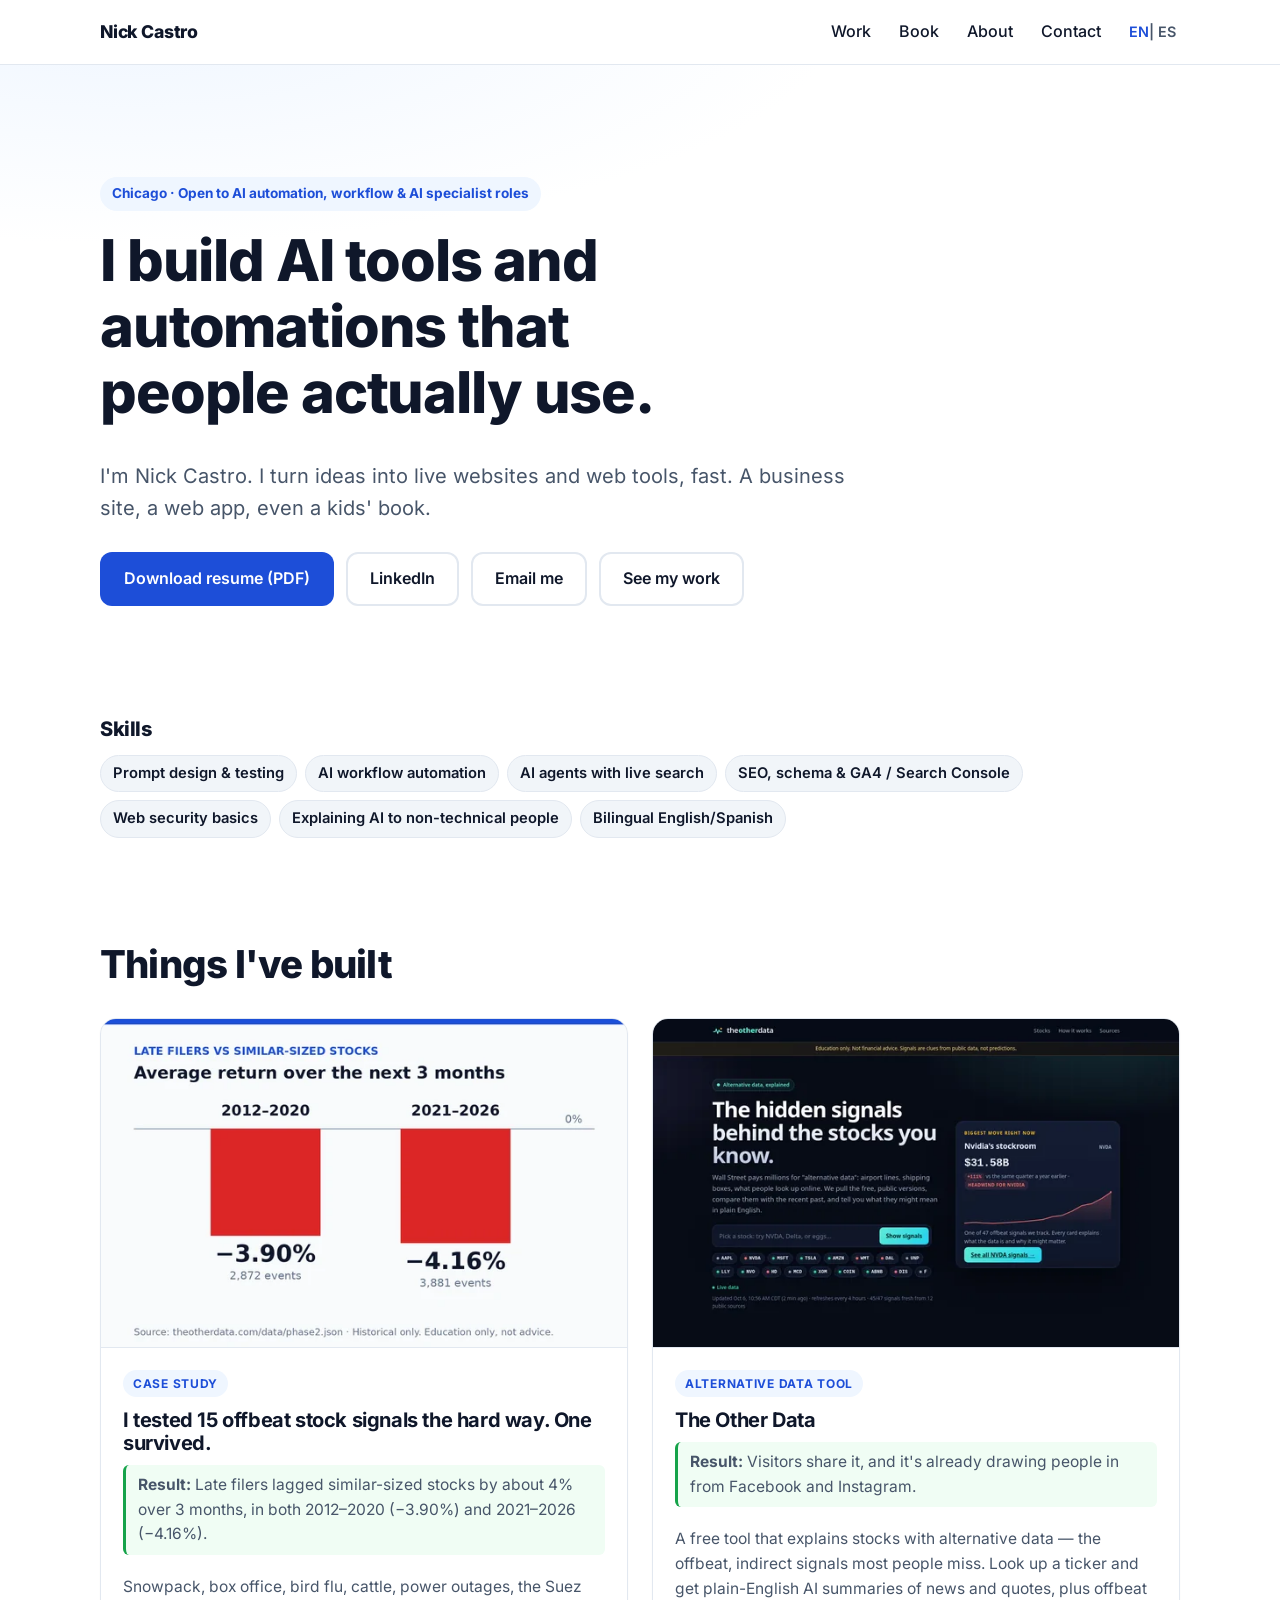
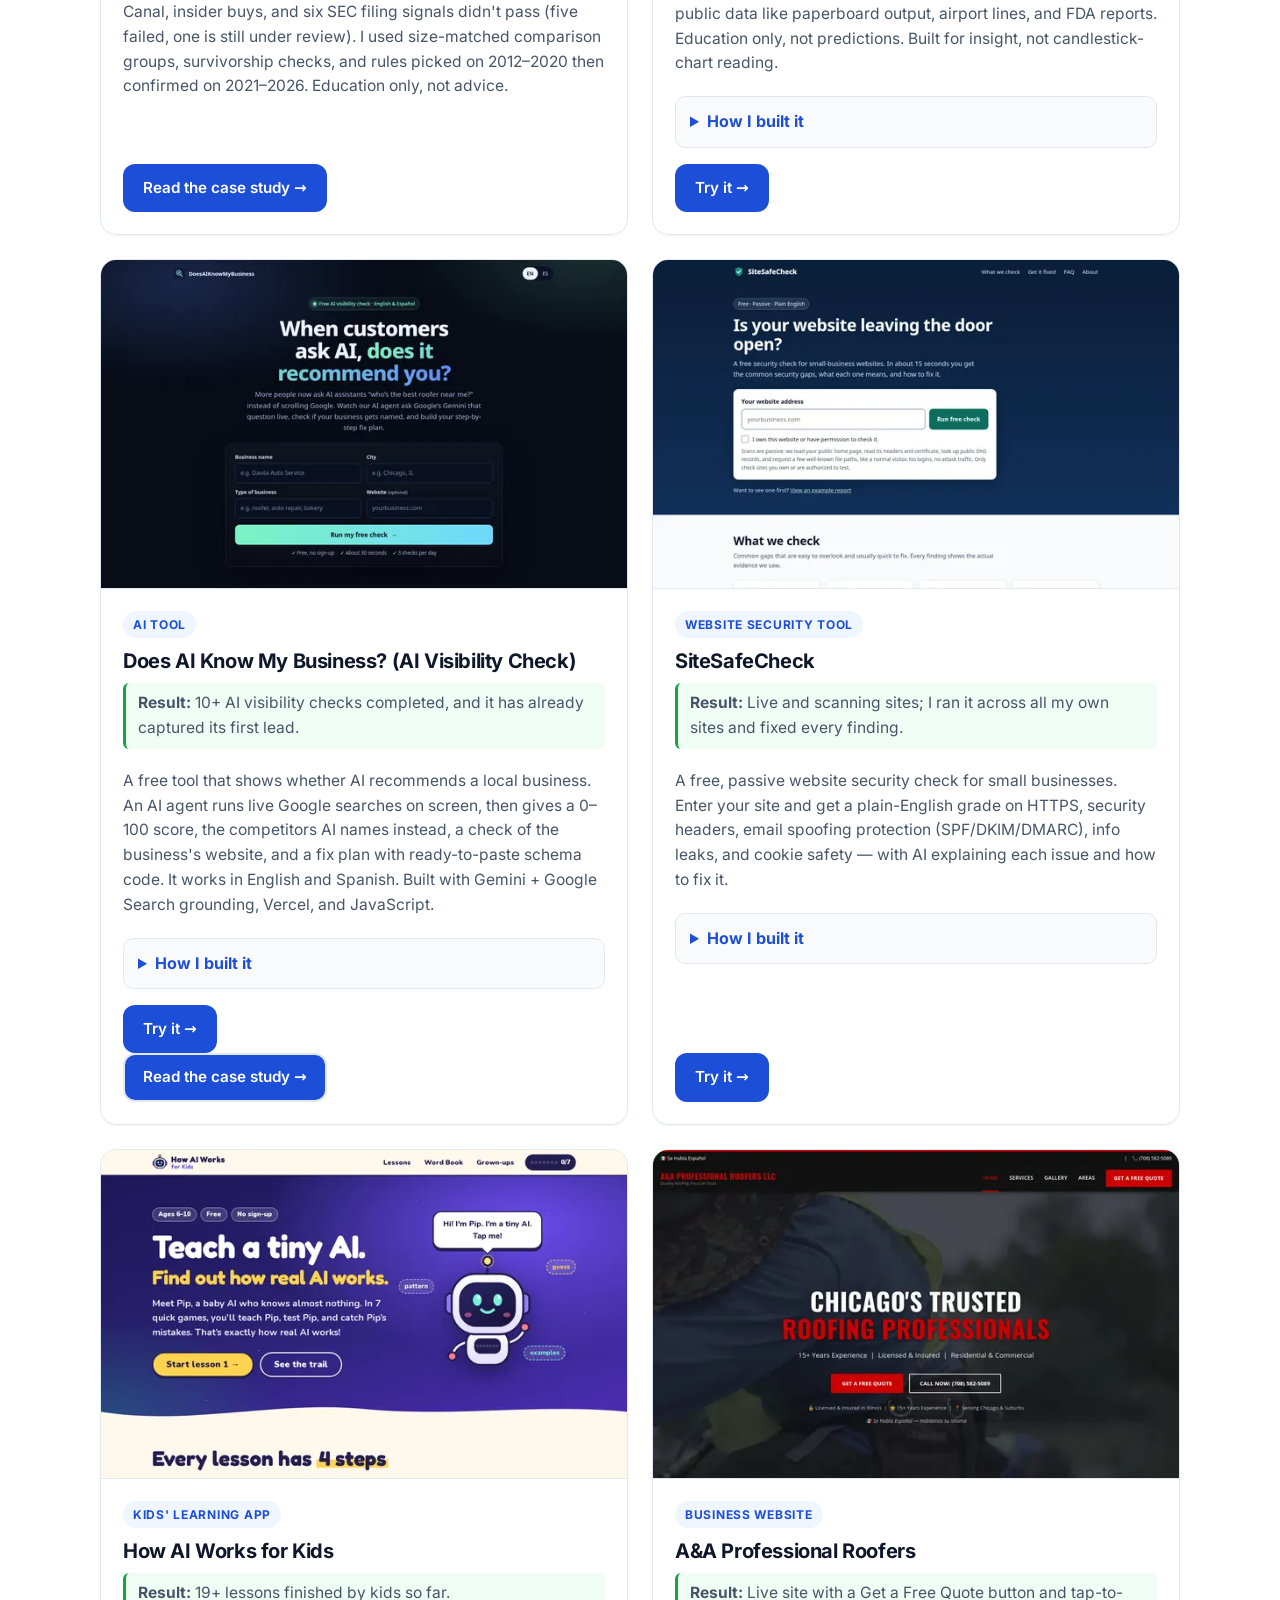
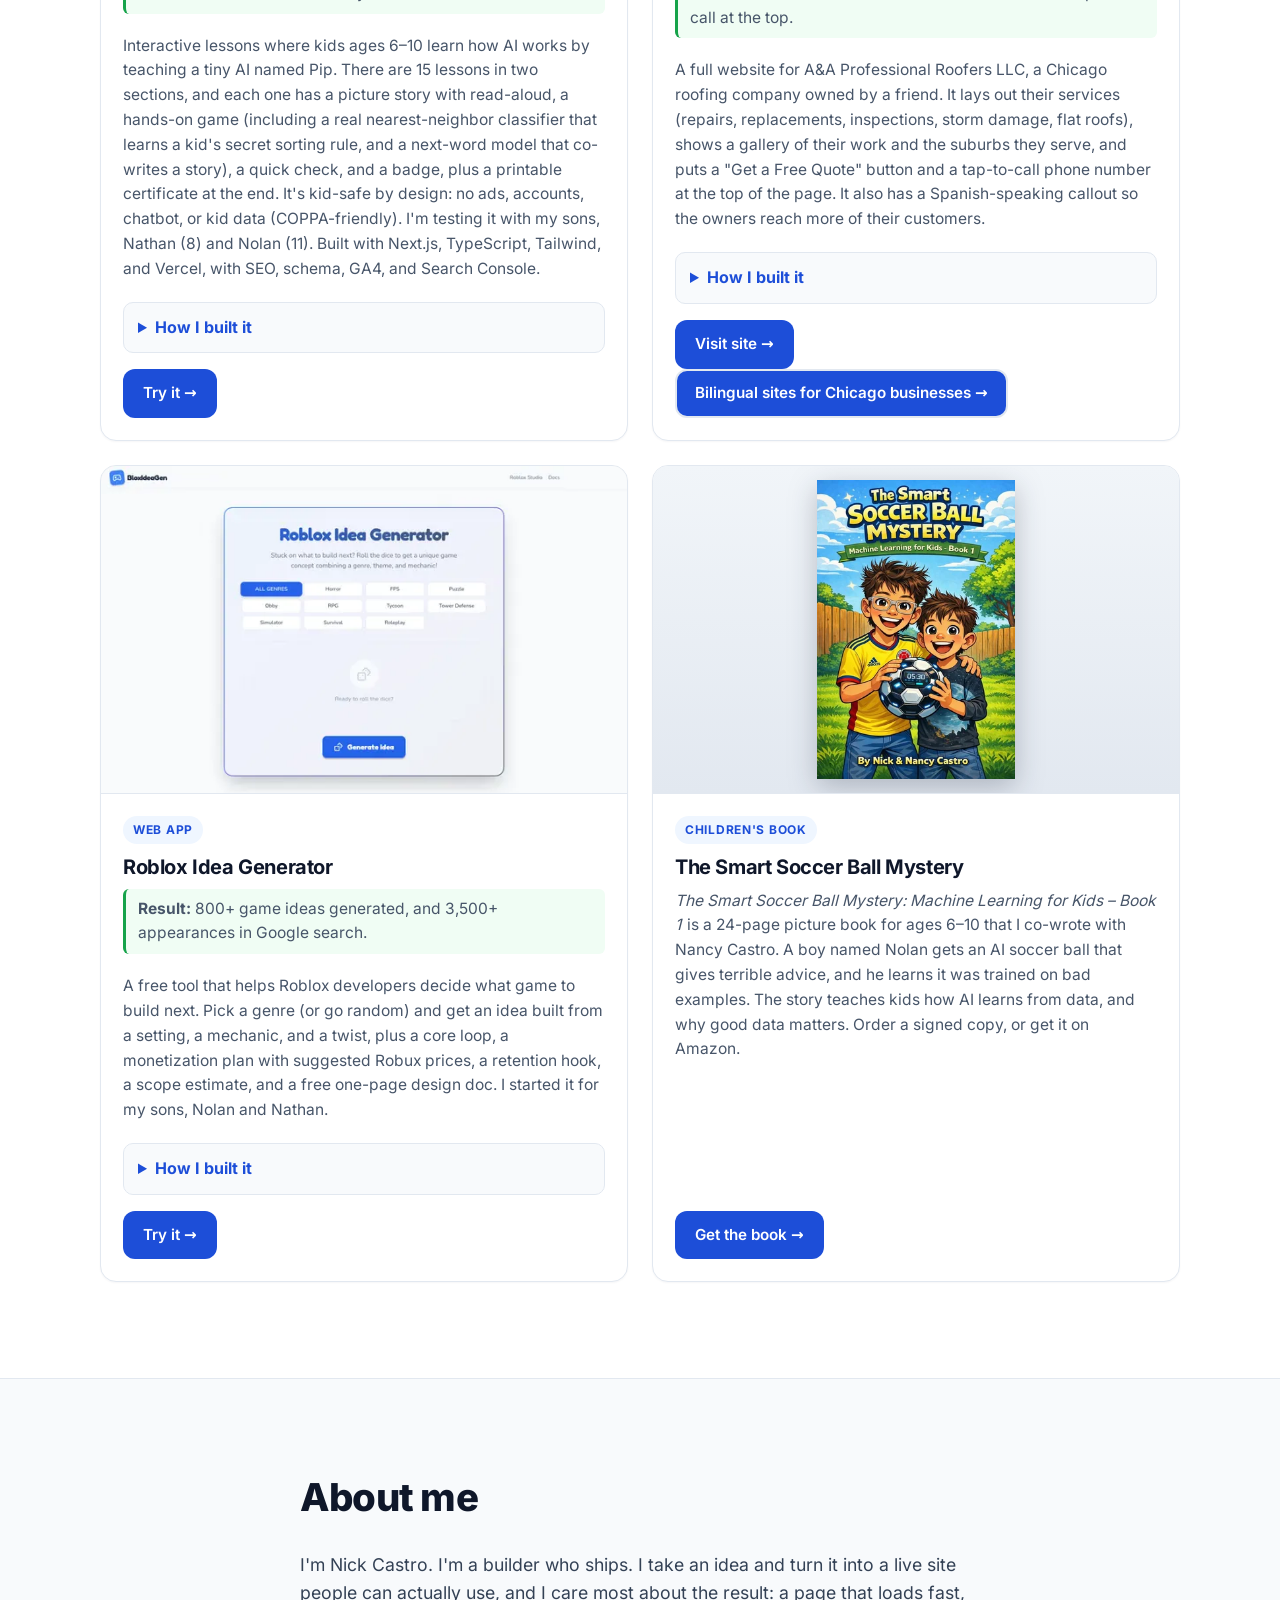
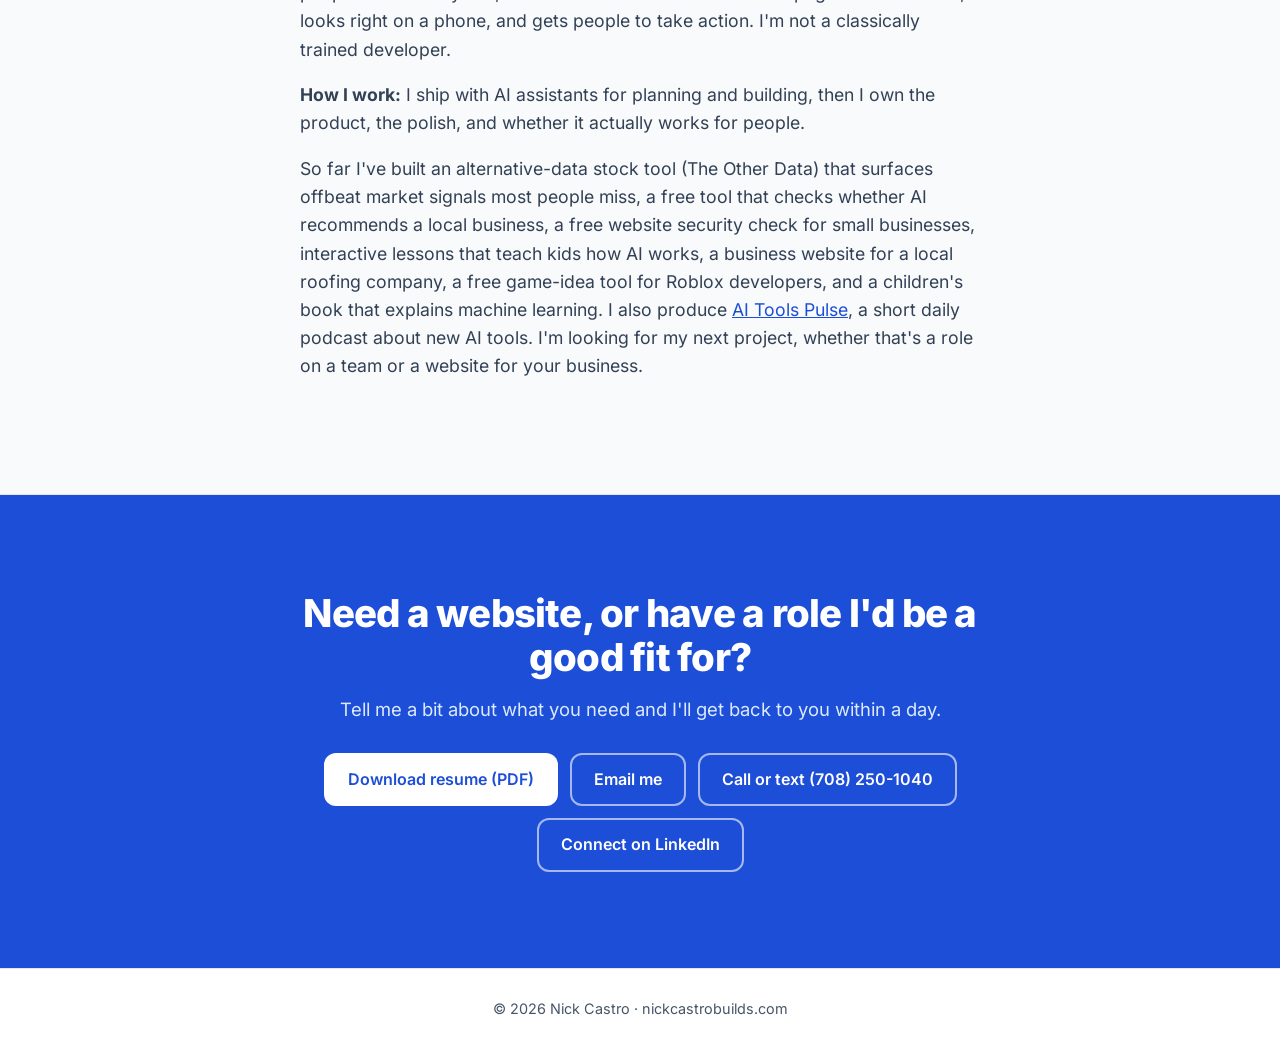
<file: index.html>
<!doctype html>
<html lang="en">
<head>
  <meta charset="utf-8">
  <meta name="referrer" content="strict-origin-when-cross-origin">
  <meta name="viewport" content="width=device-width, initial-scale=1">
  <title>Nick Castro — AI Automation &amp; Workflow Builder, Chicago</title>
  <meta name="description" content="Chicago AI builder open to AI automation, workflow, and AI specialist roles. I've shipped 6 live AI tools and sites people use every week. See my work and resume.">
  <meta name="google-site-verification" content="Qz9PC8_Z5-awlqqt-yGZo_aUjzLM0DC1y9HPkWDUqc">
  <!-- Google tag (gtag.js) -->
  <!-- gtag.js is fetched after the page finishes loading so it doesn't slow the first paint -->
  <script src="/ga.js"></script>
  <link rel="canonical" href="https://nickcastrobuilds.com/">
  <link rel="alternate" hreflang="en" href="https://nickcastrobuilds.com/">
  <link rel="alternate" hreflang="es" href="https://nickcastrobuilds.com/es/">
  <link rel="alternate" hreflang="x-default" href="https://nickcastrobuilds.com/">
  <meta name="robots" content="index, follow, max-image-preview:large">
  <meta name="author" content="Nick Castro">
  <link rel="alternate" type="text/plain" href="/llms.txt" title="llms.txt">
  <meta name="theme-color" content="#1d4ed8">

  <meta property="og:type" content="website">
  <meta property="og:site_name" content="Nick Castro">
  <meta property="og:url" content="https://nickcastrobuilds.com/">
  <meta property="og:title" content="Nick Castro — AI Automation &amp; Workflow Builder, Chicago">
  <meta property="og:description" content="Chicago AI builder open to AI automation, workflow, and AI specialist roles. I've shipped 6 live AI tools and sites people use every week. See my work and resume.">
  <meta property="og:image" content="https://nickcastrobuilds.com/images/og.png">
  <meta property="og:image:width" content="1200">
  <meta property="og:image:height" content="630">
  <meta property="og:locale" content="en_US">
  <meta property="og:image:alt" content="Nick Castro, AI automation and workflow builder in Chicago, with links to 6 live AI tools and sites.">
  <meta name="twitter:card" content="summary_large_image">
  <meta name="twitter:title" content="Nick Castro — AI Automation &amp; Workflow Builder, Chicago">
  <meta name="twitter:description" content="Chicago AI builder open to AI automation, workflow, and AI specialist roles. I've shipped 6 live AI tools and sites people use every week. See my work and resume.">
  <meta name="twitter:image" content="https://nickcastrobuilds.com/images/og.png">
  <meta name="twitter:image:alt" content="Nick Castro, AI automation and workflow builder in Chicago, with links to 6 live AI tools and sites.">

  <link rel="icon" href="/favicon.ico" sizes="48x48">
  <link rel="icon" href="/favicon.svg" type="image/svg+xml">
  <link rel="apple-touch-icon" href="/apple-touch-icon.png">
  <link rel="preload" href="/fonts/inter-latin.woff2" as="font" type="font/woff2" crossorigin>
  <style>@font-face{font-family:'Inter';font-style:normal;font-weight:400 800;font-display:swap;src:url(/fonts/inter-latin.woff2) format('woff2');unicode-range:U+0000-00FF,U+0131,U+0152-0153,U+02BB-02BC,U+02C6,U+02DA,U+02DC,U+0304,U+0308,U+0329,U+2000-206F,U+20AC,U+2122,U+2191,U+2193,U+2212,U+2215,U+FEFF,U+FFFD}</style>
  <link rel="stylesheet" href="styles.css">
  <script type="application/ld+json">
{
 "@context": "https://schema.org",
 "@graph": [
  {
   "@type": "WebSite",
   "@id": "https://nickcastrobuilds.com/#website",
   "url": "https://nickcastrobuilds.com/",
   "name": "Nick Castro",
   "description": "Chicago AI builder open to AI automation, workflow, and AI specialist roles. I've shipped 6 live AI tools and sites people use every week. See my work and resume.",
   "inLanguage": "en",
   "publisher": {
    "@id": "https://nickcastrobuilds.com/#person"
   }
  },
  {
   "@type": "ProfilePage",
   "@id": "https://nickcastrobuilds.com/#profile",
   "url": "https://nickcastrobuilds.com/",
   "name": "Nick Castro — AI Automation & Workflow Builder, Chicago",
   "isPartOf": {
    "@id": "https://nickcastrobuilds.com/#website"
   },
   "mainEntity": {
    "@id": "https://nickcastrobuilds.com/#person"
   },
   "inLanguage": "en"
  },
  {
   "@type": "Person",
   "@id": "https://nickcastrobuilds.com/#person",
   "name": "Nick Castro",
   "alternateName": "Nicolas Castro",
   "url": "https://nickcastrobuilds.com/",
   "email": "mailto:nickcastro1520@gmail.com",
   "telephone": "+1-708-250-1040",
   "image": "https://nickcastrobuilds.com/images/og.png",
   "description": "A Chicago-area builder who turns ideas into live websites and web tools, fast. Builds websites and web tools for local businesses, free web apps, and AI lessons for kids.",
   "address": {
    "@type": "PostalAddress",
    "addressLocality": "Chicago",
    "addressRegion": "IL",
    "addressCountry": "US"
   },
   "sameAs": [
    "https://www.linkedin.com/in/nicolas-castro-4081545b",
    "https://open.spotify.com/show/2nHucl9A86Ingv3WVtQIh2"
   ],
   "knowsAbout": [
    "Website development",
    "AI tools",
    "Local SEO",
    "Schema.org structured data",
    "Generative AI"
   ],
   "owns": [
    {
     "@id": "https://theotherdata.com/#app"
    },
    {
     "@id": "https://doesaiknowmybusiness.com/#app"
    },
    {
     "@id": "https://sitesafecheck.com/#app"
    },
    {
     "@id": "https://howaiworksforkids.com/#website"
    },
    {
     "@id": "https://robloxideas.com/#app"
    }
   ],
   "worksFor": {
    "@id": "https://nickcastrobuilds.com/#business"
   }
  },
  {
   "@type": "ProfessionalService",
   "@id": "https://nickcastrobuilds.com/#business",
   "name": "Nick Castro Builds",
   "alternateName": "Nick Castro",
   "description": "Chicago web developer building fast, mobile-friendly websites with tap-to-call, local SEO, schema.org markup and AI visibility for local businesses, plus custom web apps and AI tools.",
   "url": "https://nickcastrobuilds.com/",
   "telephone": "+1-708-250-1040",
   "email": "mailto:nickcastro1520@gmail.com",
   "image": "https://nickcastrobuilds.com/images/og.png",
   "logo": "https://nickcastrobuilds.com/apple-touch-icon.png",
   "priceRange": "$$",
   "address": {
    "@type": "PostalAddress",
    "addressLocality": "Chicago",
    "addressRegion": "IL",
    "addressCountry": "US"
   },
   "areaServed": [
    {
     "@type": "City",
     "name": "Chicago"
    },
    {
     "@type": "State",
     "name": "Illinois"
    }
   ],
   "founder": {
    "@id": "https://nickcastrobuilds.com/#person"
   },
   "employee": {
    "@id": "https://nickcastrobuilds.com/#person"
   },
   "sameAs": [
    "https://www.linkedin.com/in/nicolas-castro-4081545b"
   ],
   "knowsAbout": [
    "Website development",
    "Local SEO",
    "Schema.org structured data",
    "AI visibility",
    "Generative AI"
   ],
   "hasOfferCatalog": {
    "@type": "OfferCatalog",
    "name": "Web services",
    "itemListElement": [
     {
      "@type": "Offer",
      "itemOffered": {
       "@type": "Service",
       "name": "Small business website design and development",
       "description": "Fast mobile websites with tap-to-call, service pages and quote forms."
      }
     },
     {
      "@type": "Offer",
      "itemOffered": {
       "@type": "Service",
       "name": "Local SEO and AI visibility",
       "description": "Google Business Profile, schema.org markup and content so Google and AI assistants can find and recommend your business."
      }
     },
     {
      "@type": "Offer",
      "itemOffered": {
       "@type": "Service",
       "name": "Custom web apps and AI tools"
      }
     }
    ]
   },
   "contactPoint": {
    "@type": "ContactPoint",
    "contactType": "sales",
    "telephone": "+1-708-250-1040",
    "email": "nickcastro1520@gmail.com",
    "areaServed": "US",
    "availableLanguage": "English"
   }
  },
  {
   "@type": "WebApplication",
   "@id": "https://doesaiknowmybusiness.com/#app",
   "name": "Does AI Know My Business? (AI Visibility Check)",
   "url": "https://doesaiknowmybusiness.com/",
   "applicationCategory": "BusinessApplication",
   "operatingSystem": "Any",
   "description": "A free tool that shows whether AI recommends a local business: live Google searches, a 0–100 score, the competitors AI names instead, a website check, and a fix plan with ready-to-paste schema code. English and Spanish.",
   "offers": {
    "@type": "Offer",
    "price": "0",
    "priceCurrency": "USD"
   },
   "author": {
    "@id": "https://nickcastrobuilds.com/#person"
   }
  },
  {
   "@type": "WebSite",
   "@id": "https://howaiworksforkids.com/#website",
   "name": "How AI Works for Kids",
   "url": "https://howaiworksforkids.com/",
   "description": "Interactive lessons where kids ages 6–10 learn how AI works by teaching a tiny AI named Pip: 15 lessons in two sections, each with a read-aloud picture story, a hands-on game, a quick check, and a badge, plus a printable certificate. No ads, accounts, chatbot, or kid data.",
   "inLanguage": "en",
   "isAccessibleForFree": true,
   "typicalAgeRange": "6-10",
   "audience": {
    "@type": "EducationalAudience",
    "educationalRole": "student",
    "suggestedMinAge": 6,
    "suggestedMaxAge": 10
   },
   "creator": {
    "@id": "https://nickcastrobuilds.com/#person"
   }
  },
  {
   "@type": "WebApplication",
   "@id": "https://sitesafecheck.com/#app",
   "name": "SiteSafeCheck",
   "url": "https://sitesafecheck.com/",
   "applicationCategory": "SecurityApplication",
   "operatingSystem": "Any",
   "description": "A free, passive website security check for small businesses: a plain-English grade on HTTPS, security headers, email spoofing protection (SPF/DKIM/DMARC), info leaks, and cookie safety, with AI explaining each issue and how to fix it.",
   "offers": {
    "@type": "Offer",
    "price": "0",
    "priceCurrency": "USD"
   },
   "author": {
    "@id": "https://nickcastrobuilds.com/#person"
   }
  },
  {
   "@type": "WebApplication",
   "@id": "https://theotherdata.com/#app",
   "name": "The Other Data",
   "url": "https://theotherdata.com/",
   "applicationCategory": "FinanceApplication",
   "operatingSystem": "Any",
   "description": "A free alternative-data stock tool: look up a ticker and get plain-English AI summaries of news and quotes, plus offbeat public data like paperboard output, airport lines, and FDA reports, explained in plain English. Education only, not predictions. Not candlestick-chart reading.",
   "offers": {
    "@type": "Offer",
    "price": "0",
    "priceCurrency": "USD"
   },
   "author": {
    "@id": "https://nickcastrobuilds.com/#person"
   }
  },
  {
   "@type": "WebApplication",
   "@id": "https://robloxideas.com/#app",
   "name": "Roblox Idea Generator",
   "url": "https://robloxideas.com/",
   "applicationCategory": "DeveloperApplication",
   "operatingSystem": "Any",
   "description": "A free Roblox game idea generator for developers: each idea comes with a core loop, a monetization plan with suggested Robux prices, a retention hook, a scope estimate, and a free one-page design doc.",
   "offers": {
    "@type": "Offer",
    "price": "0",
    "priceCurrency": "USD"
   },
   "author": {
    "@id": "https://nickcastrobuilds.com/#person"
   }
  },
  {
   "@type": "WebSite",
   "@id": "https://www.aaproroofers.com/#website",
   "name": "A&A Professional Roofers LLC website",
   "url": "https://www.aaproroofers.com/",
   "creator": {
    "@id": "https://nickcastrobuilds.com/#person"
   },
   "about": {
    "@type": "RoofingContractor",
    "name": "A&A Professional Roofers LLC",
    "url": "https://www.aaproroofers.com/"
   }
  },
  {
   "@type": "Book",
   "@id": "https://nickcastrobuilds.com/#book",
   "name": "The Smart Soccer Ball Mystery: Machine Learning for Kids – Book 1",
   "author": [
    {
     "@id": "https://nickcastrobuilds.com/#person"
    },
    {
     "@type": "Person",
     "name": "Nancy Castro"
    }
   ],
   "numberOfPages": 24,
   "typicalAgeRange": "6-10",
   "bookFormat": "https://schema.org/Paperback",
   "url": "https://nickcastrobuilds.com/book/",
   "image": "https://nickcastrobuilds.com/images/book-cover-800.jpg",
   "sameAs": "https://a.co/d/09uH5j59",
   "description": "A picture book that teaches kids how AI learns from data, and why good data matters."
  },
  {
   "@type": "PodcastSeries",
   "@id": "https://nickcastrobuilds.com/#podcast",
   "name": "AI Tools Pulse",
   "url": "https://open.spotify.com/show/2nHucl9A86Ingv3WVtQIh2",
   "description": "A daily morning briefing on AI tools: what's new, what's trending, and what people are saying about it, in about six minutes.",
   "author": {
    "@id": "https://nickcastrobuilds.com/#person"
   }
  }
 ]
}
  </script>
</head>
<body>
  <a class="skip" href="#main">Skip to content</a>

  <header class="nav" id="top">
    <div class="wrap nav-inner">
      <a class="brand" href="#top">Nick Castro</a>
      <a class="lang-toggle" href="/es/" hreflang="es" lang="es" aria-label="Ver en español"><span aria-current="true">EN</span> | ES</a>
      <button class="menu-btn" aria-expanded="false" aria-controls="nav-links" aria-label="Open menu">
        <span></span><span></span><span></span>
      </button>
      <nav id="nav-links" class="nav-links" aria-label="Main">
        <a href="#work">Work</a>
        <a href="/book/">Book</a>
        <a href="#about">About</a>
        <a href="#contact">Contact</a>
      </nav>
    </div>
  </header>

  <main id="main">
    <section class="hero">
      <div class="wrap">
        <p class="eyebrow">Chicago · Open to AI automation, workflow &amp; AI specialist roles</p>
        <h1>I build AI tools and automations that people actually use.</h1>
        <p class="lead">I'm Nick Castro. I turn ideas into live websites and web tools, fast. A business site, a web app, even a kids' book.</p>
        <div class="actions">
          <a class="btn btn-primary" href="/Nick-Castro-Resume.pdf" target="_blank" rel="noopener" id="resume-btn">Download resume (PDF)</a>
          <a class="btn btn-ghost" href="https://www.linkedin.com/in/nicolas-castro-4081545b" target="_blank" rel="noopener">LinkedIn</a>
          <a class="btn btn-ghost" href="mailto:nickcastro1520@gmail.com">Email me</a>
          <a class="btn btn-ghost" href="#work">See my work</a>
        </div>
      </div>
    </section>

    <section class="section skills" id="skills" aria-labelledby="skills-h">
      <div class="wrap">
        <h2 id="skills-h">Skills</h2>
        <ul class="skill-list">
          <li>Prompt design &amp; testing</li><li>AI workflow automation</li><li>AI agents with live search</li><li>SEO, schema &amp; GA4 / Search Console</li><li>Web security basics</li><li>Explaining AI to non-technical people</li><li>Bilingual English/Spanish</li>
        </ul>
      </div>
    </section>

    <section class="section" id="work">
      <div class="wrap">
        <h2>Things I've built</h2>
        <div class="grid">
          <article class="card">
            <div class="media">
              <img src="images/stock-signals-1000.webp" srcset="images/stock-signals-600.webp 600w, images/stock-signals-1000.webp 1000w" sizes="(min-width: 1120px) 528px, (min-width: 640px) 45vw, calc(100vw - 40px)" width="1440" height="900" fetchpriority="high" decoding="async"
                   alt="Bar chart: late filers vs similar-sized stocks over 3 months, −3.90% in 2012–2020 and −4.16% in 2021–2026">
            </div>
            <div class="card-body">
              <span class="tag">Case Study</span>
              <h3>I tested 15 offbeat stock signals the hard way. One survived.</h3>
              <p class="result"><strong>Result:</strong> Late filers lagged similar-sized stocks by about 4% over 3 months, in both 2012–2020 (−3.90%) and 2021–2026 (−4.16%).</p>
              <p>Snowpack, box office, bird flu, cattle, power outages, the Suez Canal, insider buys, and six SEC filing signals didn't pass (five failed, one is still under review). I used size-matched comparison groups, survivorship checks, and rules picked on 2012–2020 then confirmed on 2021–2026. Education only, not advice.</p>
              <a class="btn btn-small" href="/stock-signals/">Read the case study →</a>
            </div>
          </article>

          <article class="card">
            <div class="media">
              <img src="images/theotherdata-1000.webp" srcset="images/theotherdata-600.webp 600w, images/theotherdata-1000.webp 1000w" sizes="(min-width: 1120px) 528px, (min-width: 640px) 45vw, calc(100vw - 40px)" width="1440" height="900" fetchpriority="high" decoding="async"
                   alt="Screenshot of The Other Data homepage, a free alternative-data stock tool, with a search box to look up a ticker">
            </div>
            <div class="card-body">
              <span class="tag">Alternative Data Tool</span>
              <h3>The Other Data</h3>
              <p class="result"><strong>Result:</strong> Visitors share it, and it's already drawing people in from Facebook and Instagram.</p>
              <p>A free tool that explains stocks with alternative data — the offbeat, indirect signals most people miss. Look up a ticker and get plain-English AI summaries of news and quotes, plus offbeat public data like paperboard output, airport lines, and FDA reports. Education only, not predictions. Built for insight, not candlestick-chart reading.</p>
              <details class="how"><summary>How I built it</summary>
                <p><strong>Problem:</strong> Most stock tools assume you can read charts. I wanted plain-English explanations of the offbeat signals behind a stock.</p>
                <p><strong>Approach:</strong> I pulled market data from the Finnhub and Tiingo APIs and used Gemini to turn news and quotes into short summaries. I used AI assistants to plan and build it, and tested the output by hand.</p>
                <p><strong>Key decision:</strong> I left out candlestick charts on purpose and built the page around insight instead.</p>
              </details>
              <a class="btn btn-small" href="https://theotherdata.com" target="_blank" rel="noopener">Try it →</a>
            </div>
          </article>

          

          <article class="card">
            <div class="media">
              <img src="images/doesaiknowmybusiness-1000.webp" srcset="images/doesaiknowmybusiness-600.webp 600w, images/doesaiknowmybusiness-1000.webp 1000w" sizes="(min-width: 1120px) 528px, (min-width: 640px) 45vw, calc(100vw - 40px)" width="1440" height="900" loading="lazy" decoding="async"
                   alt="Screenshot of the Does AI Know My Business? homepage, a free AI visibility check">
            </div>
            <div class="card-body">
              <span class="tag">AI Tool</span>
              <h3>Does AI Know My Business? (AI Visibility Check)</h3>
              <p class="result"><strong>Result:</strong> 10+ AI visibility checks completed, and it has already captured its first lead.</p>
              <p>A free tool that shows whether AI recommends a local business. An AI agent runs live Google searches on screen, then gives a 0–100 score, the competitors AI names instead, a check of the business's website, and a fix plan with ready-to-paste schema code. It works in English and Spanish. Built with Gemini + Google Search grounding, Vercel, and JavaScript.</p>
              <details class="how"><summary>How I built it</summary>
                <p><strong>Problem:</strong> Local business owners don't know whether AI assistants recommend them, or why a competitor gets named instead.</p>
                <p><strong>Approach:</strong> An AI agent runs live Google searches with Gemini's Search grounding, then scores the result 0–100. I tested and refined the prompts so scores stay consistent and explainable.</p>
                <p><strong>Key decision:</strong> The searches play live on screen so owners see how the score was reached, and every result comes with a fix plan and ready-to-paste schema code. It works in English and Spanish.</p>
              </details>
              <a class="btn btn-small" href="https://doesaiknowmybusiness.com" target="_blank" rel="noopener">Try it →</a>
              <a class="btn btn-small btn-ghost" href="/ai-visibility-checker/">Read the case study →</a>
            </div>
          </article>

          

          <article class="card">
            <div class="media">
              <img src="images/sitesafecheck-1000.webp" srcset="images/sitesafecheck-600.webp 600w, images/sitesafecheck-1000.webp 1000w" sizes="(min-width: 1120px) 528px, (min-width: 640px) 45vw, calc(100vw - 40px)" width="1440" height="900" loading="lazy" decoding="async"
                   alt="Screenshot of the SiteSafeCheck homepage, a free website security check, with the headline Is your website leaving the door open? and a box to enter a website address">
            </div>
            <div class="card-body">
              <span class="tag">Website Security Tool</span>
              <h3>SiteSafeCheck</h3>
              <p class="result"><strong>Result:</strong> Live and scanning sites; I ran it across all my own sites and fixed every finding.</p>
              <p>A free, passive website security check for small businesses. Enter your site and get a plain-English grade on HTTPS, security headers, email spoofing protection (SPF/DKIM/DMARC), info leaks, and cookie safety — with AI explaining each issue and how to fix it.</p>
              <details class="how"><summary>How I built it</summary>
                <p><strong>Problem:</strong> Small businesses rarely know if their website has basic security gaps.</p>
                <p><strong>Approach:</strong> It runs passive checks on HTTPS, security headers, SPF/DKIM/DMARC email records, info leaks and cookies, then AI explains each issue and the fix in plain English.</p>
                <p><strong>Key decision:</strong> It only runs passive checks: nothing intrusive, so it's safe to run on any site.</p>
              </details>
              <a class="btn btn-small" href="https://sitesafecheck.com" target="_blank" rel="noopener">Try it →</a>
            </div>
          </article>

          

          <article class="card">
            <div class="media">
              <img src="images/howaiworksforkids-1000.webp" srcset="images/howaiworksforkids-600.webp 600w, images/howaiworksforkids-1000.webp 1000w" sizes="(min-width: 1120px) 528px, (min-width: 640px) 45vw, calc(100vw - 40px)" width="1440" height="900" loading="lazy" decoding="async"
                   alt="Screenshot of the How AI Works for Kids homepage, where Pip the tiny robot AI says hi next to the headline Teach a tiny AI">
            </div>
            <div class="card-body">
              <span class="tag">Kids' Learning App</span>
              <h3>How AI Works for Kids</h3>
              <p class="result"><strong>Result:</strong> 19+ lessons finished by kids so far.</p>
              <p>Interactive lessons where kids ages 6–10 learn how AI works by teaching a tiny AI named Pip. There are 15 lessons in two sections, and each one has a picture story with read-aloud, a hands-on game (including a real nearest-neighbor classifier that learns a kid's secret sorting rule, and a next-word model that co-writes a story), a quick check, and a badge, plus a printable certificate at the end. It's kid-safe by design: no ads, accounts, chatbot, or kid data (COPPA-friendly). I'm testing it with my sons, Nathan (8) and Nolan (11). Built with Next.js, TypeScript, Tailwind, and Vercel, with SEO, schema, GA4, and Search Console.</p>
              <details class="how"><summary>How I built it</summary>
                <p><strong>Problem:</strong> Kids use AI every day, but most explanations are too abstract for ages 6–10.</p>
                <p><strong>Approach:</strong> Fifteen lessons, each with a read-aloud story and a hands-on game, including a real nearest-neighbor classifier and a next-word model. Built with Next.js, TypeScript, Tailwind and Vercel, with AI assistants for planning and building.</p>
                <p><strong>Key decision:</strong> It's kid-safe by design: no ads, no accounts, no chatbot and no kid data. I tested it with my sons.</p>
              </details>
              <a class="btn btn-small" href="https://howaiworksforkids.com" target="_blank" rel="noopener">Try it →</a>
            </div>
          </article>

          

          <article class="card">
            <div class="media">
              <img src="images/aaproroofers-1000.webp" srcset="images/aaproroofers-600.webp 600w, images/aaproroofers-1000.webp 1000w" sizes="(min-width: 1120px) 528px, (min-width: 640px) 45vw, calc(100vw - 40px)" width="1440" height="900" loading="lazy" decoding="async"
                   alt="Screenshot of the A&amp;A Professional Roofers website homepage">
            </div>
            <div class="card-body">
              <span class="tag">Business Website</span>
              <h3>A&amp;A Professional Roofers</h3>
              <p class="result"><strong>Result:</strong> Live site with a Get a Free Quote button and tap-to-call at the top.</p>
              <p>A full website for A&amp;A Professional Roofers LLC, a Chicago roofing company owned by a friend. It lays out their services (repairs, replacements, inspections, storm damage, flat roofs), shows a gallery of their work and the suburbs they serve, and puts a "Get a Free Quote" button and a tap-to-call phone number at the top of the page. It also has a Spanish-speaking callout so the owners reach more of their customers.</p>
              <details class="how"><summary>How I built it</summary>
                <p><strong>Problem:</strong> A friend's Chicago roofing company needed a site that turns visitors into quote requests.</p>
                <p><strong>Approach:</strong> I built the full site with AI assistants, then set up SEO, schema markup and analytics.</p>
                <p><strong>Key decision:</strong> The "Get a Free Quote" button and tap-to-call number sit at the top of the page, and a Spanish-speaking callout helps them reach more customers.</p>
              </details>
              <a class="btn btn-small" href="https://aaproroofers.com" target="_blank" rel="noopener">Visit site →</a>
              <a class="btn btn-small btn-ghost" href="/bilingual-websites-chicago/">Bilingual sites for Chicago businesses →</a>
            </div>
          </article>

          

          <article class="card">
            <div class="media">
              <img src="images/robloxideas-1000.webp" srcset="images/robloxideas-600.webp 600w, images/robloxideas-1000.webp 1000w" sizes="(min-width: 1120px) 528px, (min-width: 640px) 45vw, calc(100vw - 40px)" width="1440" height="900" loading="lazy" decoding="async"
                   alt="Screenshot of the Roblox Idea Generator web app">
            </div>
            <div class="card-body">
              <span class="tag">Web App</span>
              <h3>Roblox Idea Generator</h3>
              <p class="result"><strong>Result:</strong> 800+ game ideas generated, and 3,500+ appearances in Google search.</p>
              <p>A free tool that helps Roblox developers decide what game to build next. Pick a genre (or go random) and get an idea built from a setting, a mechanic, and a twist, plus a core loop, a monetization plan with suggested Robux prices, a retention hook, a scope estimate, and a free one-page design doc. I started it for my sons, Nolan and Nathan.</p>
              <details class="how"><summary>How I built it</summary>
                <p><strong>Problem:</strong> My sons wanted help deciding which Roblox game to build next.</p>
                <p><strong>Approach:</strong> I designed prompts that combine a setting, a mechanic and a twist, then expand them into a full plan. I built and deployed it as a web app with AI assistants.</p>
                <p><strong>Key decision:</strong> Every idea comes with a core loop, monetization with Robux prices, a scope estimate and a one-page design doc, not just a title.</p>
              </details>
              <a class="btn btn-small" href="https://robloxideas.com" target="_blank" rel="noopener">Try it →</a>
            </div>
          </article>

          

          <article class="card">
            <div class="media media-book">
              <img src="images/book-400.webp" srcset="images/book-300.webp 300w, images/book-400.webp 400w" sizes="160px" width="400" height="604" loading="lazy" decoding="async"
                   alt="Cover of The Smart Soccer Ball Mystery: Machine Learning for Kids, Book 1, by Nick and Nancy Castro">
            </div>
            <div class="card-body">
              <span class="tag">Children's Book</span>
              <h3>The Smart Soccer Ball Mystery</h3>
              <p><em>The Smart Soccer Ball Mystery: Machine Learning for Kids – Book 1</em> is a 24-page picture book for ages 6–10 that I co-wrote with Nancy Castro. A boy named Nolan gets an AI soccer ball that gives terrible advice, and he learns it was trained on bad examples. The story teaches kids how AI learns from data, and why good data matters. Order a signed copy, or get it on Amazon.</p>
              <a class="btn btn-small" href="/book/">Get the book →</a>
            </div>
          </article>

        </div>
      </div>
    </section>

    <section class="section section-alt" id="about">
      <div class="wrap narrow">
        <h2>About me</h2>
        <p>I'm Nick Castro. I'm a builder who ships. I take an idea and turn it into a live site people can actually use, and I care most about the result: a page that loads fast, looks right on a phone, and gets people to take action. I'm not a classically trained developer.</p>
        <p><strong>How I work:</strong> I ship with AI assistants for planning and building, then I own the product, the polish, and whether it actually works for people.</p>
        <p>So far I've built an alternative-data stock tool (The Other Data) that surfaces offbeat market signals most people miss, a free tool that checks whether AI recommends a local business, a free website security check for small businesses, interactive lessons that teach kids how AI works, a business website for a local roofing company, a free game-idea tool for Roblox developers, and a children's book that explains machine learning. I also produce <a href="https://open.spotify.com/show/2nHucl9A86Ingv3WVtQIh2" target="_blank" rel="noopener">AI Tools Pulse</a>, a short daily podcast about new AI tools. I'm looking for my next project, whether that's a role on a team or a website for your business.</p>
      </div>
    </section>

    <section class="section contact" id="contact">
      <div class="wrap narrow center">
        <h2>Need a website, or have a role I'd be a good fit for?</h2>
        <p>Tell me a bit about what you need and I'll get back to you within a day.</p>
        <div class="actions center">
          <a class="btn btn-light" href="/Nick-Castro-Resume.pdf" target="_blank" rel="noopener">Download resume (PDF)</a>
          <a class="btn btn-outline-light" id="email-btn" href="mailto:nickcastro1520@gmail.com">Email me</a>
          <a class="btn btn-outline-light" id="call-btn" href="tel:+17082501040">Call or text (708) 250-1040</a>
          <a class="btn btn-outline-light" id="linkedin-btn" href="https://www.linkedin.com/in/nicolas-castro-4081545b" target="_blank" rel="noopener">Connect on LinkedIn</a>
        </div>
      </div>
    </section>
  </main>

  <footer class="footer">
    <div class="wrap">© 2026 Nick Castro · nickcastrobuilds.com</div>
  </footer>

  <script src="main.js"></script>
</body>
</html>
</file>
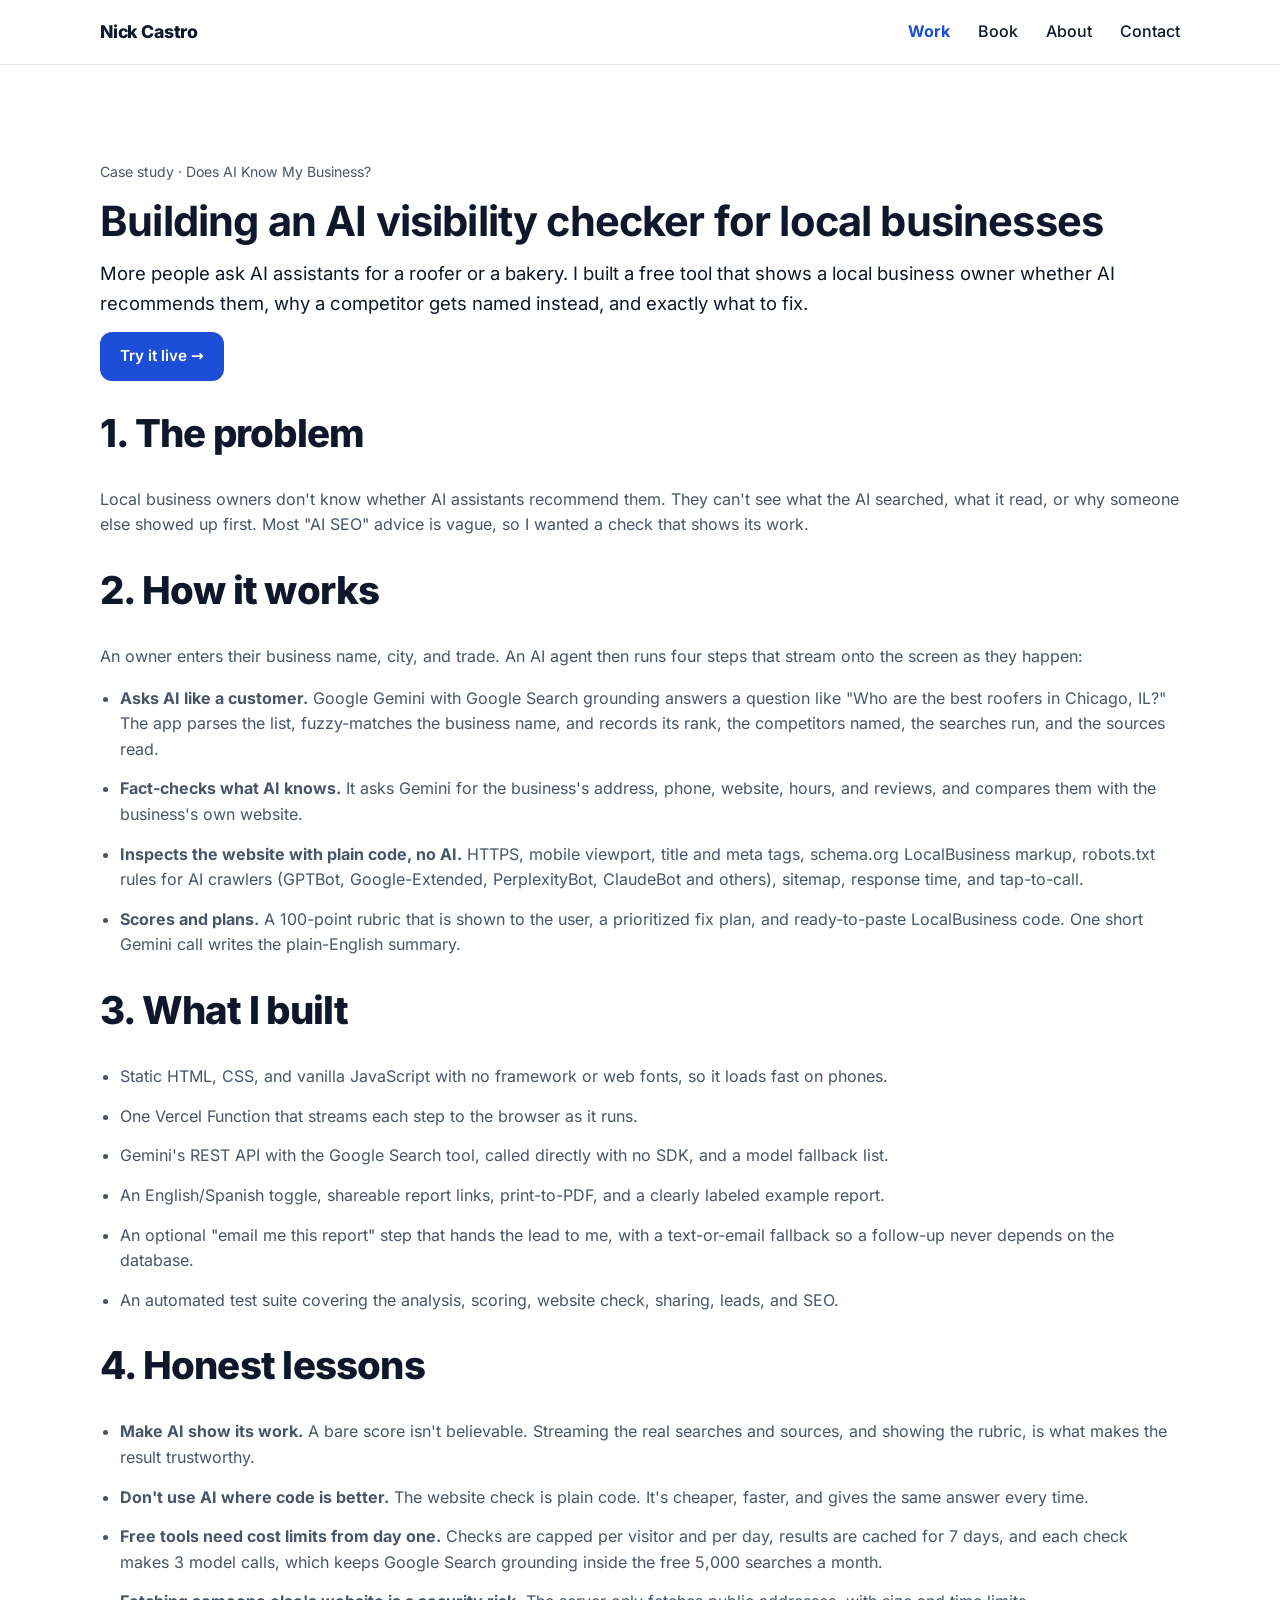
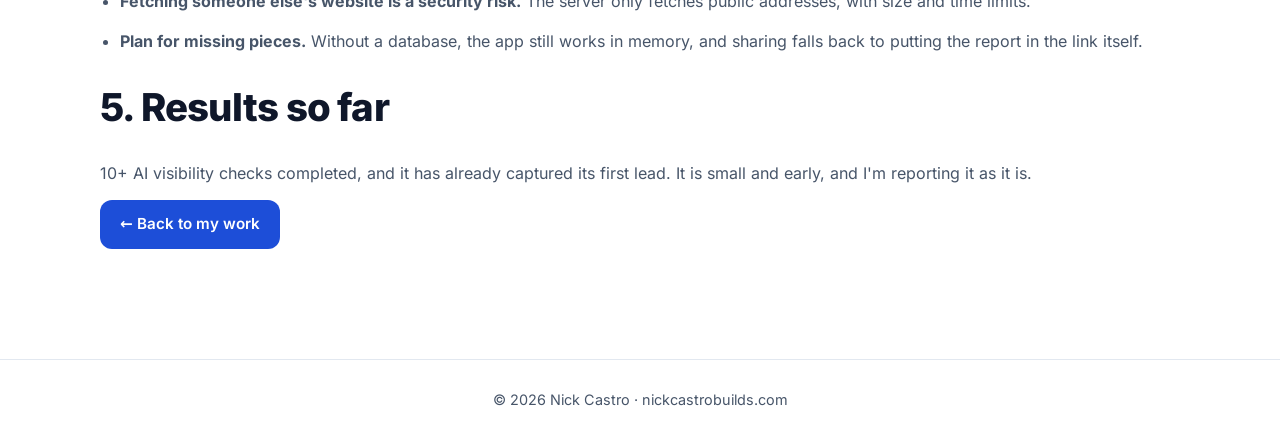
<file: ai-visibility-checker/index.html>
<!doctype html>
<html lang="en">
<head>
  <meta charset="utf-8">
  <meta name="referrer" content="strict-origin-when-cross-origin">
  <meta name="viewport" content="width=device-width, initial-scale=1">
  <title>Case study: building an AI visibility checker for local businesses — Nick Castro</title>
  <meta name="description" content="How I built Does AI Know My Business?: a Gemini agent with Google Search grounding, a plain-code website audit, a transparent 100-point score, and English/Spanish reports.">
  <script src="/ga.js"></script>
  <link rel="canonical" href="https://nickcastrobuilds.com/ai-visibility-checker/">
  <meta name="robots" content="index, follow">
  <meta name="author" content="Nick Castro">
  <meta name="theme-color" content="#1d4ed8">
  <meta property="og:type" content="article">
  <meta property="og:site_name" content="Nick Castro">
  <meta property="og:url" content="https://nickcastrobuilds.com/ai-visibility-checker/">
  <meta property="og:title" content="Case study: building an AI visibility checker for local businesses">
  <meta property="og:description" content="How I built Does AI Know My Business?: a Gemini agent with Google Search grounding, a plain-code website audit, a transparent 100-point score, and English/Spanish reports.">
  <meta property="og:image" content="https://nickcastrobuilds.com/images/doesaiknowmybusiness-1000.webp">
  <meta name="twitter:card" content="summary_large_image">
  <link rel="icon" href="/favicon.ico" sizes="48x48">
  <link rel="icon" href="/favicon.svg" type="image/svg+xml">
  <link rel="apple-touch-icon" href="/apple-touch-icon.png">
  <link rel="preload" href="/fonts/inter-latin.woff2" as="font" type="font/woff2" crossorigin>
  <style>@font-face{font-family:'Inter';font-style:normal;font-weight:400 800;font-display:swap;src:url(/fonts/inter-latin.woff2) format('woff2')}
  .cs p,.cs li{color:var(--muted);margin-bottom:14px}.cs h1{font-size:clamp(1.9rem,4.5vw,2.6rem);line-height:1.15;margin-bottom:14px}.cs h2{font-size:1.45rem;margin:30px 0 12px}.cs ul{padding-left:20px;margin-bottom:14px}
  .tbl{overflow-x:auto;margin:6px 0 14px;border:1px solid var(--line);border-radius:var(--radius)}
  .tbl table{border-collapse:collapse;width:100%;font-size:.92rem;min-width:520px}
  .tbl th,.tbl td{text-align:left;padding:9px 12px;border-bottom:1px solid var(--line);vertical-align:top}
  .tbl th{background:#f8fafc;font-weight:700}.tbl tr:last-child td{border-bottom:0}
  .big{font-size:1.15rem;color:inherit !important}.fine{font-size:.88rem}
  @media (max-width:639px){.tbl{border:0;overflow:visible}.tbl table{min-width:0}.tbl thead{display:none}.tbl tr{display:block;border:1px solid var(--line);border-radius:var(--radius);margin-bottom:10px;padding:6px 12px;background:#fff}.tbl td{display:flex;justify-content:space-between;gap:12px;border-bottom:1px solid var(--line);padding:7px 0;text-align:right}.tbl td:first-child{display:block;text-align:left;font-weight:700;color:inherit}.tbl td:first-child::before{content:none}.tbl td::before{content:attr(data-label);font-weight:600;text-align:left;color:var(--muted)}.tbl tr td:last-child{border-bottom:0}}
  </style>
  <link rel="stylesheet" href="/styles.css">
</head>
<body>
  <a class="skip" href="#main">Skip to content</a>
  <header class="nav" id="top">
    <div class="wrap nav-inner">
      <a class="brand" href="/">Nick Castro</a>
      <button class="menu-btn" aria-expanded="false" aria-controls="nav-links" aria-label="Open menu">
        <span></span><span></span><span></span>
      </button>
      <nav id="nav-links" class="nav-links" aria-label="Main">
        <a href="/#work" aria-current="page">Work</a>
        <a href="/book/">Book</a>
        <a href="/#about">About</a>
        <a href="/#contact">Contact</a>
      </nav>
    </div>
  </header>

    <main id="main" class="cs">
    <section class="section"><div class="wrap">

        <p class="fine">Case study · Does AI Know My Business?</p>
        <h1>Building an AI visibility checker for local businesses</h1>
        <p class="big">More people ask AI assistants for a roofer or a bakery. I built a free tool that shows a local business owner whether AI recommends them, why a competitor gets named instead, and exactly what to fix.</p>
        <p><a class="btn btn-small" href="https://doesaiknowmybusiness.com" target="_blank" rel="noopener">Try it live →</a></p>

        <h2>1. The problem</h2>
        <p>Local business owners don't know whether AI assistants recommend them. They can't see what the AI searched, what it read, or why someone else showed up first. Most "AI SEO" advice is vague, so I wanted a check that shows its work.</p>

        <h2>2. How it works</h2>
        <p>An owner enters their business name, city, and trade. An AI agent then runs four steps that stream onto the screen as they happen:</p>
        <ul>
          <li><strong>Asks AI like a customer.</strong> Google Gemini with Google Search grounding answers a question like "Who are the best roofers in Chicago, IL?" The app parses the list, fuzzy-matches the business name, and records its rank, the competitors named, the searches run, and the sources read.</li>
          <li><strong>Fact-checks what AI knows.</strong> It asks Gemini for the business's address, phone, website, hours, and reviews, and compares them with the business's own website.</li>
          <li><strong>Inspects the website with plain code, no AI.</strong> HTTPS, mobile viewport, title and meta tags, schema.org LocalBusiness markup, robots.txt rules for AI crawlers (GPTBot, Google-Extended, PerplexityBot, ClaudeBot and others), sitemap, response time, and tap-to-call.</li>
          <li><strong>Scores and plans.</strong> A 100-point rubric that is shown to the user, a prioritized fix plan, and ready-to-paste LocalBusiness code. One short Gemini call writes the plain-English summary.</li>
        </ul>

        <h2>3. What I built</h2>
        <ul>
          <li>Static HTML, CSS, and vanilla JavaScript with no framework or web fonts, so it loads fast on phones.</li>
          <li>One Vercel Function that streams each step to the browser as it runs.</li>
          <li>Gemini's REST API with the Google Search tool, called directly with no SDK, and a model fallback list.</li>
          <li>An English/Spanish toggle, shareable report links, print-to-PDF, and a clearly labeled example report.</li>
          <li>An optional "email me this report" step that hands the lead to me, with a text-or-email fallback so a follow-up never depends on the database.</li>
          <li>An automated test suite covering the analysis, scoring, website check, sharing, leads, and SEO.</li>
        </ul>

        <h2>4. Honest lessons</h2>
        <ul>
          <li><strong>Make AI show its work.</strong> A bare score isn't believable. Streaming the real searches and sources, and showing the rubric, is what makes the result trustworthy.</li>
          <li><strong>Don't use AI where code is better.</strong> The website check is plain code. It's cheaper, faster, and gives the same answer every time.</li>
          <li><strong>Free tools need cost limits from day one.</strong> Checks are capped per visitor and per day, results are cached for 7 days, and each check makes 3 model calls, which keeps Google Search grounding inside the free 5,000 searches a month.</li>
          <li><strong>Fetching someone else's website is a security risk.</strong> The server only fetches public addresses, with size and time limits.</li>
          <li><strong>Plan for missing pieces.</strong> Without a database, the app still works in memory, and sharing falls back to putting the report in the link itself.</li>
        </ul>

        <h2>5. Results so far</h2>
        <p>10+ AI visibility checks completed, and it has already captured its first lead. It is small and early, and I'm reporting it as it is.</p>

        <p><a class="btn btn-small" href="/#work">← Back to my work</a></p>
      </div>
    </section>
  </main>

  <footer class="footer">
    <div class="wrap">© 2026 Nick Castro · <a href="/">nickcastrobuilds.com</a></div>
  </footer>
  <script src="/main.js"></script>
</body>
</html>
</file>
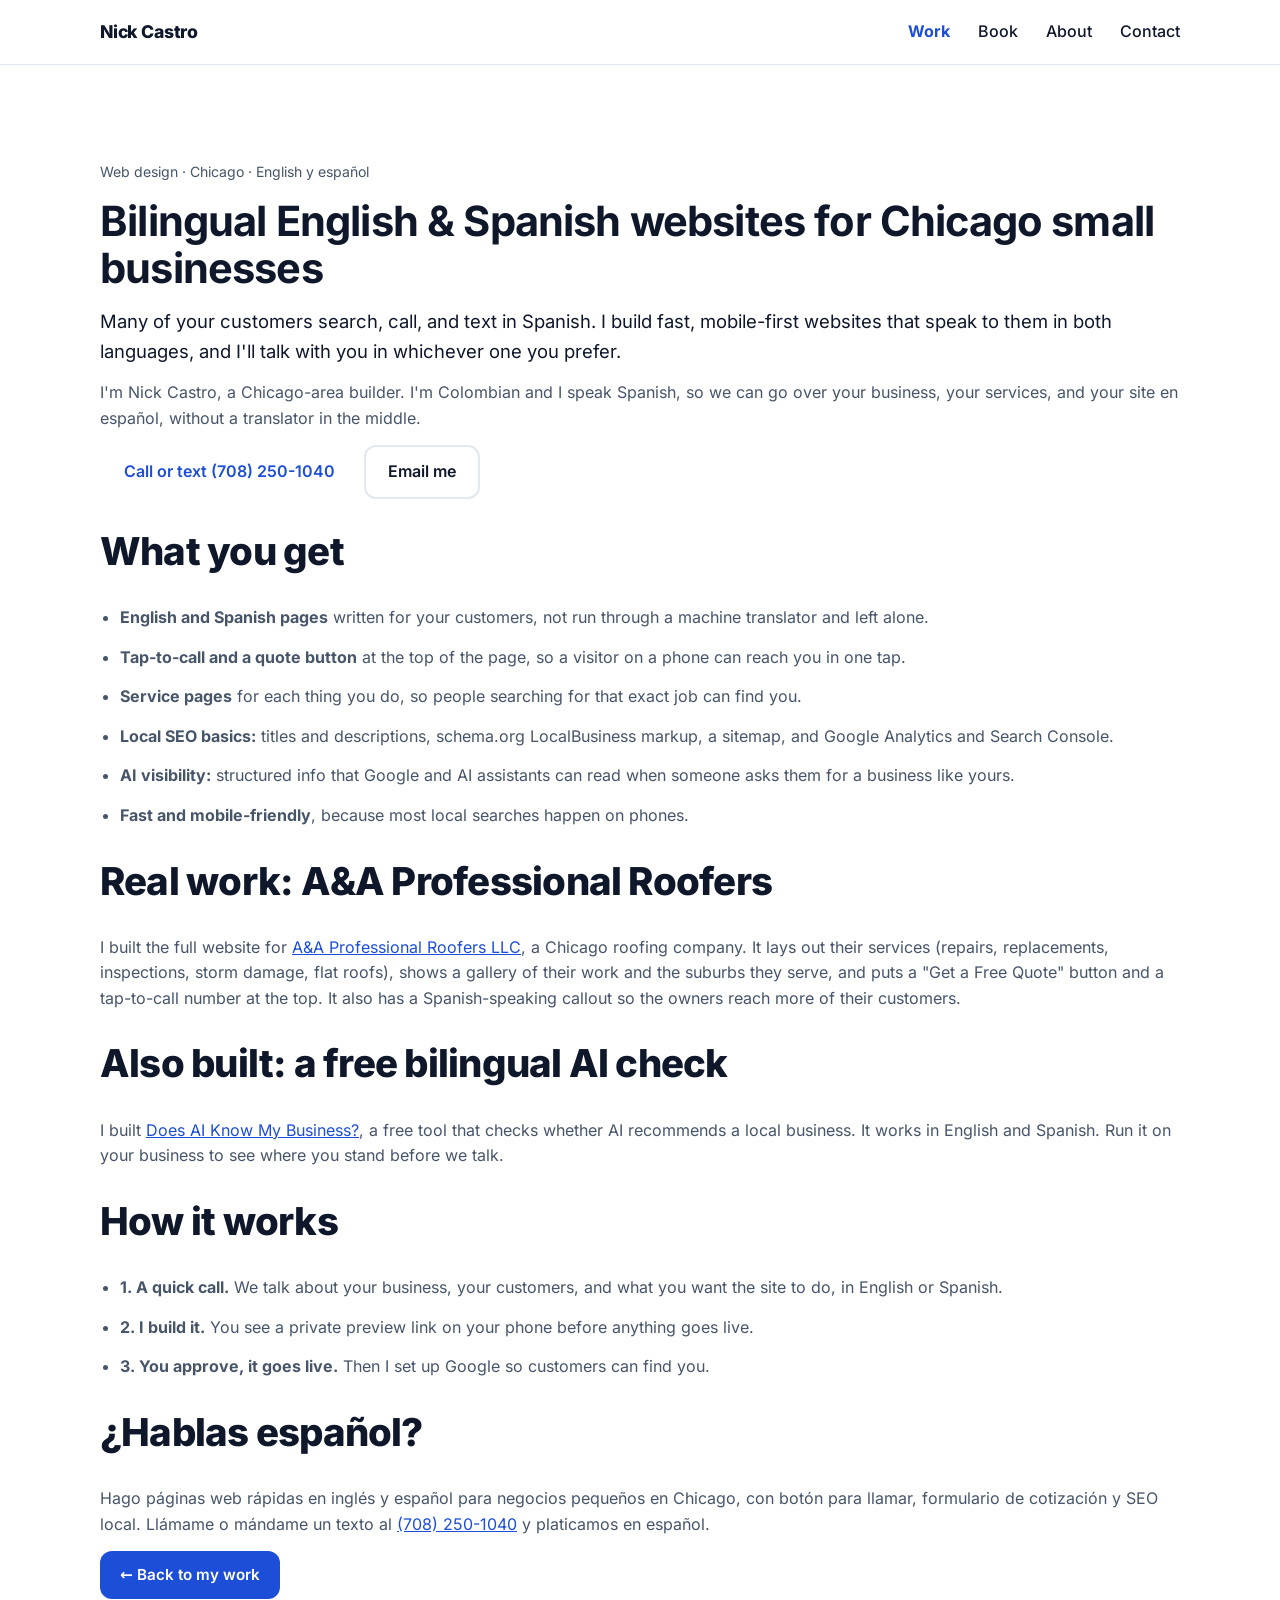
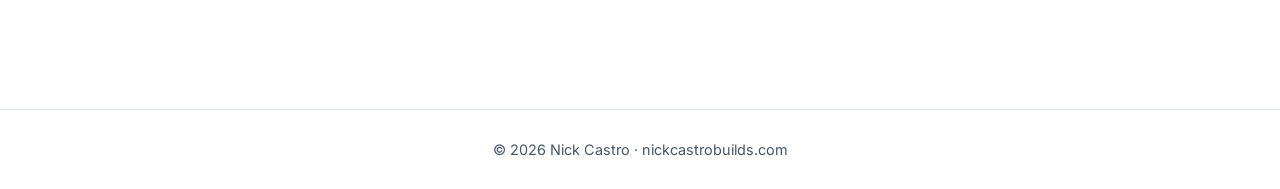
<file: bilingual-websites-chicago/index.html>
<!doctype html>
<html lang="en">
<head>
  <meta charset="utf-8">
  <meta name="referrer" content="strict-origin-when-cross-origin">
  <meta name="viewport" content="width=device-width, initial-scale=1">
  <title>Bilingual English &amp; Spanish Websites for Chicago Small Businesses — Nick Castro</title>
  <meta name="description" content="Chicago web builder who speaks Spanish. Fast, mobile websites in English and Spanish with tap-to-call, quote forms and local SEO. Call (708) 250-1040.">
  <script src="/ga.js"></script>
  <link rel="canonical" href="https://nickcastrobuilds.com/bilingual-websites-chicago/">
  <meta name="robots" content="index, follow">
  <meta name="author" content="Nick Castro">
  <meta name="theme-color" content="#1d4ed8">
  <meta property="og:type" content="website">
  <meta property="og:site_name" content="Nick Castro">
  <meta property="og:url" content="https://nickcastrobuilds.com/bilingual-websites-chicago/">
  <meta property="og:title" content="Bilingual English & Spanish websites for Chicago small businesses">
  <meta property="og:description" content="Chicago web builder who speaks Spanish. Fast, mobile websites in English and Spanish with tap-to-call, quote forms and local SEO. Call (708) 250-1040.">
  <meta property="og:image" content="https://nickcastrobuilds.com/images/aaproroofers-1000.webp">
  <meta name="twitter:card" content="summary_large_image">
  <link rel="icon" href="/favicon.ico" sizes="48x48">
  <link rel="icon" href="/favicon.svg" type="image/svg+xml">
  <link rel="apple-touch-icon" href="/apple-touch-icon.png">
  <link rel="preload" href="/fonts/inter-latin.woff2" as="font" type="font/woff2" crossorigin>
  <style>@font-face{font-family:'Inter';font-style:normal;font-weight:400 800;font-display:swap;src:url(/fonts/inter-latin.woff2) format('woff2')}
  .cs p,.cs li{color:var(--muted);margin-bottom:14px}.cs h1{font-size:clamp(1.9rem,4.5vw,2.6rem);line-height:1.15;margin-bottom:14px}.cs h2{font-size:1.45rem;margin:30px 0 12px}.cs ul{padding-left:20px;margin-bottom:14px}
  .tbl{overflow-x:auto;margin:6px 0 14px;border:1px solid var(--line);border-radius:var(--radius)}
  .tbl table{border-collapse:collapse;width:100%;font-size:.92rem;min-width:520px}
  .tbl th,.tbl td{text-align:left;padding:9px 12px;border-bottom:1px solid var(--line);vertical-align:top}
  .tbl th{background:#f8fafc;font-weight:700}.tbl tr:last-child td{border-bottom:0}
  .big{font-size:1.15rem;color:inherit !important}.fine{font-size:.88rem}
  @media (max-width:639px){.tbl{border:0;overflow:visible}.tbl table{min-width:0}.tbl thead{display:none}.tbl tr{display:block;border:1px solid var(--line);border-radius:var(--radius);margin-bottom:10px;padding:6px 12px;background:#fff}.tbl td{display:flex;justify-content:space-between;gap:12px;border-bottom:1px solid var(--line);padding:7px 0;text-align:right}.tbl td:first-child{display:block;text-align:left;font-weight:700;color:inherit}.tbl td:first-child::before{content:none}.tbl td::before{content:attr(data-label);font-weight:600;text-align:left;color:var(--muted)}.tbl tr td:last-child{border-bottom:0}}
  </style>
  <link rel="stylesheet" href="/styles.css">
</head>
<body>
  <a class="skip" href="#main">Skip to content</a>
  <header class="nav" id="top">
    <div class="wrap nav-inner">
      <a class="brand" href="/">Nick Castro</a>
      <button class="menu-btn" aria-expanded="false" aria-controls="nav-links" aria-label="Open menu">
        <span></span><span></span><span></span>
      </button>
      <nav id="nav-links" class="nav-links" aria-label="Main">
        <a href="/#work" aria-current="page">Work</a>
        <a href="/book/">Book</a>
        <a href="/#about">About</a>
        <a href="/#contact">Contact</a>
      </nav>
    </div>
  </header>

    <main id="main" class="cs">
    <section class="section"><div class="wrap">

        <p class="fine">Web design · Chicago · English y español</p>
        <h1>Bilingual English &amp; Spanish websites for Chicago small businesses</h1>
        <p class="big">Many of your customers search, call, and text in Spanish. I build fast, mobile-first websites that speak to them in both languages, and I'll talk with you in whichever one you prefer.</p>
        <p>I'm Nick Castro, a Chicago-area builder. I'm Colombian and I speak Spanish, so we can go over your business, your services, and your site en español, without a translator in the middle.</p>
        <p><a class="btn" href="tel:+17082501040">Call or text (708) 250-1040</a> <a class="btn btn-ghost" href="mailto:nickcastro1520@gmail.com">Email me</a></p>

        <h2>What you get</h2>
        <ul>
          <li><strong>English and Spanish pages</strong> written for your customers, not run through a machine translator and left alone.</li>
          <li><strong>Tap-to-call and a quote button</strong> at the top of the page, so a visitor on a phone can reach you in one tap.</li>
          <li><strong>Service pages</strong> for each thing you do, so people searching for that exact job can find you.</li>
          <li><strong>Local SEO basics:</strong> titles and descriptions, schema.org LocalBusiness markup, a sitemap, and Google Analytics and Search Console.</li>
          <li><strong>AI visibility:</strong> structured info that Google and AI assistants can read when someone asks them for a business like yours.</li>
          <li><strong>Fast and mobile-friendly</strong>, because most local searches happen on phones.</li>
        </ul>

        <h2>Real work: A&amp;A Professional Roofers</h2>
        <p>I built the full website for <a href="https://www.aaproroofers.com/" target="_blank" rel="noopener">A&amp;A Professional Roofers LLC</a>, a Chicago roofing company. It lays out their services (repairs, replacements, inspections, storm damage, flat roofs), shows a gallery of their work and the suburbs they serve, and puts a "Get a Free Quote" button and a tap-to-call number at the top. It also has a Spanish-speaking callout so the owners reach more of their customers.</p>

        <h2>Also built: a free bilingual AI check</h2>
        <p>I built <a href="https://doesaiknowmybusiness.com" target="_blank" rel="noopener">Does AI Know My Business?</a>, a free tool that checks whether AI recommends a local business. It works in English and Spanish. Run it on your business to see where you stand before we talk.</p>

        <h2>How it works</h2>
        <ul>
          <li><strong>1. A quick call.</strong> We talk about your business, your customers, and what you want the site to do, in English or Spanish.</li>
          <li><strong>2. I build it.</strong> You see a private preview link on your phone before anything goes live.</li>
          <li><strong>3. You approve, it goes live.</strong> Then I set up Google so customers can find you.</li>
        </ul>

        <h2>¿Hablas español?</h2>
        <p>Hago páginas web rápidas en inglés y español para negocios pequeños en Chicago, con botón para llamar, formulario de cotización y SEO local. Llámame o mándame un texto al <a href="tel:+17082501040">(708) 250-1040</a> y platicamos en español.</p>

        <p><a class="btn btn-small" href="/#work">← Back to my work</a></p>
      </div>
    </section>
  </main>

  <footer class="footer">
    <div class="wrap">© 2026 Nick Castro · <a href="/">nickcastrobuilds.com</a></div>
  </footer>
  <script src="/main.js"></script>
</body>
</html>
</file>
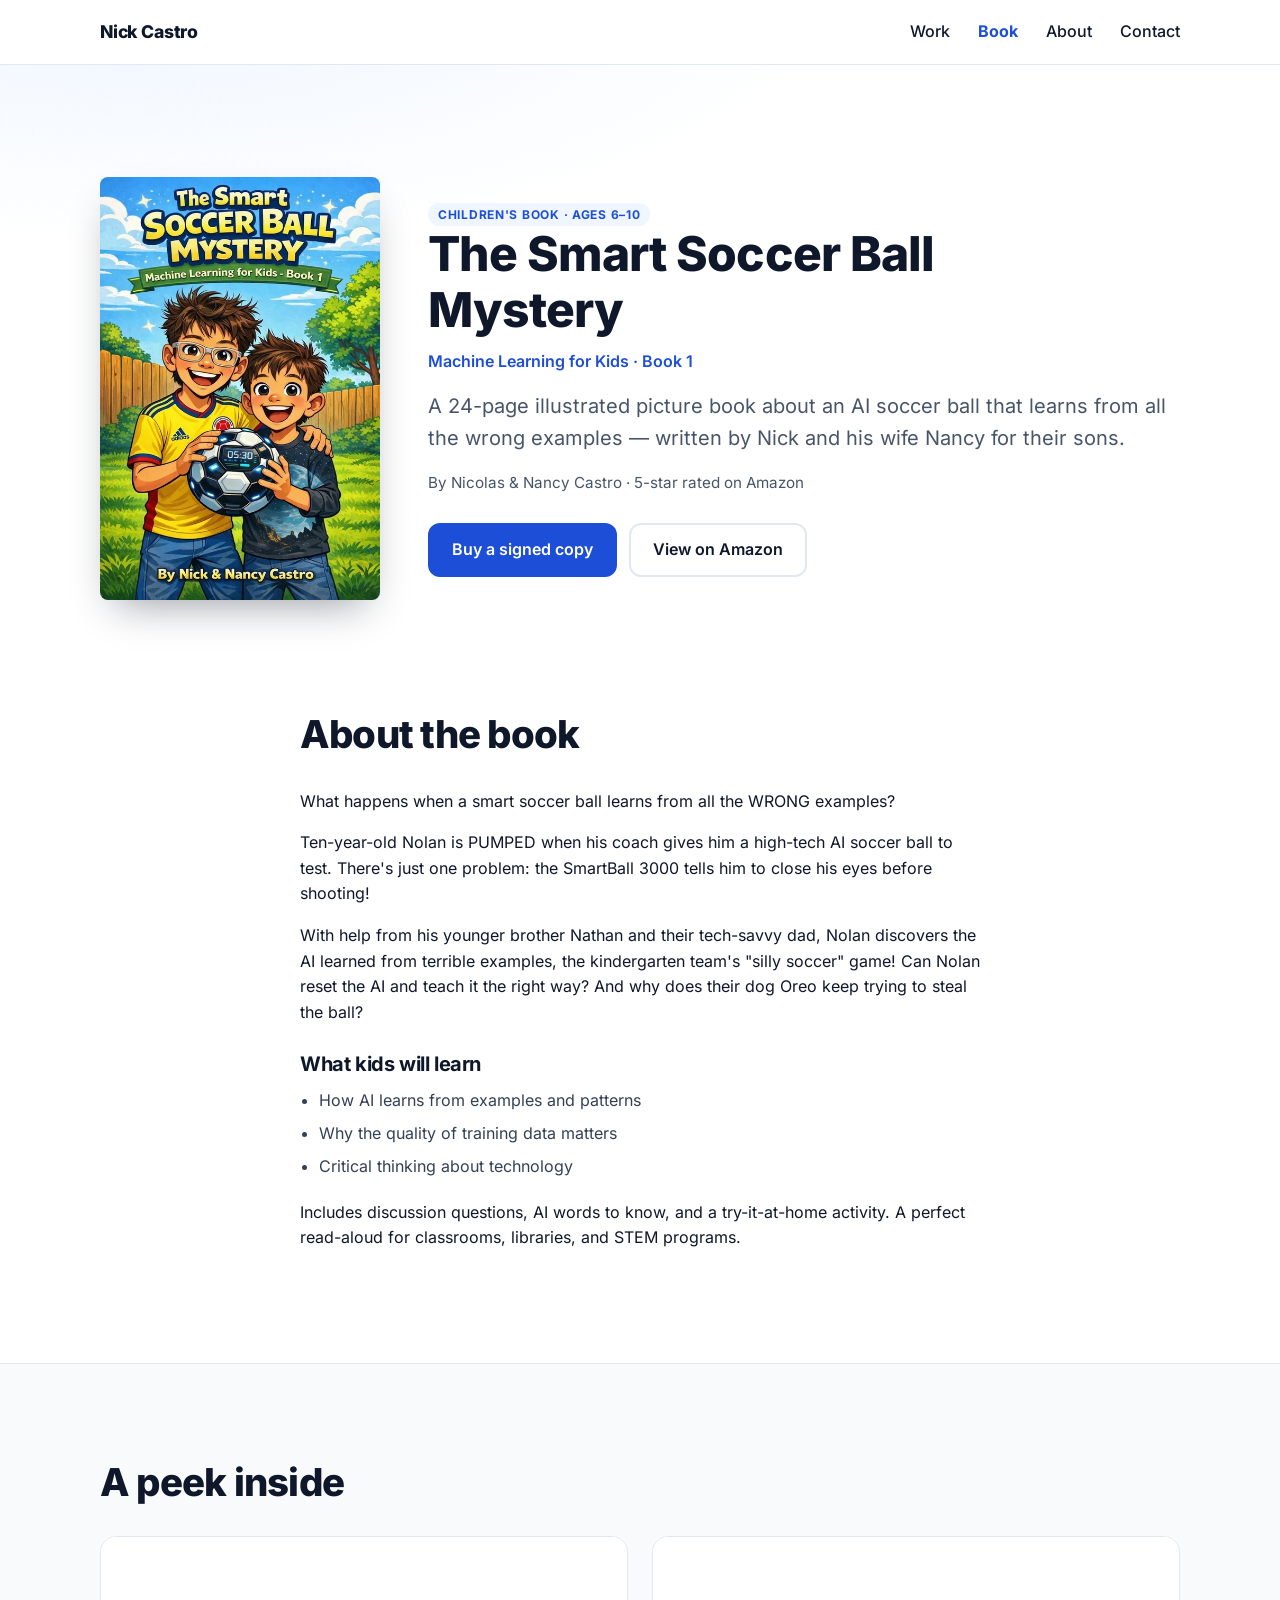
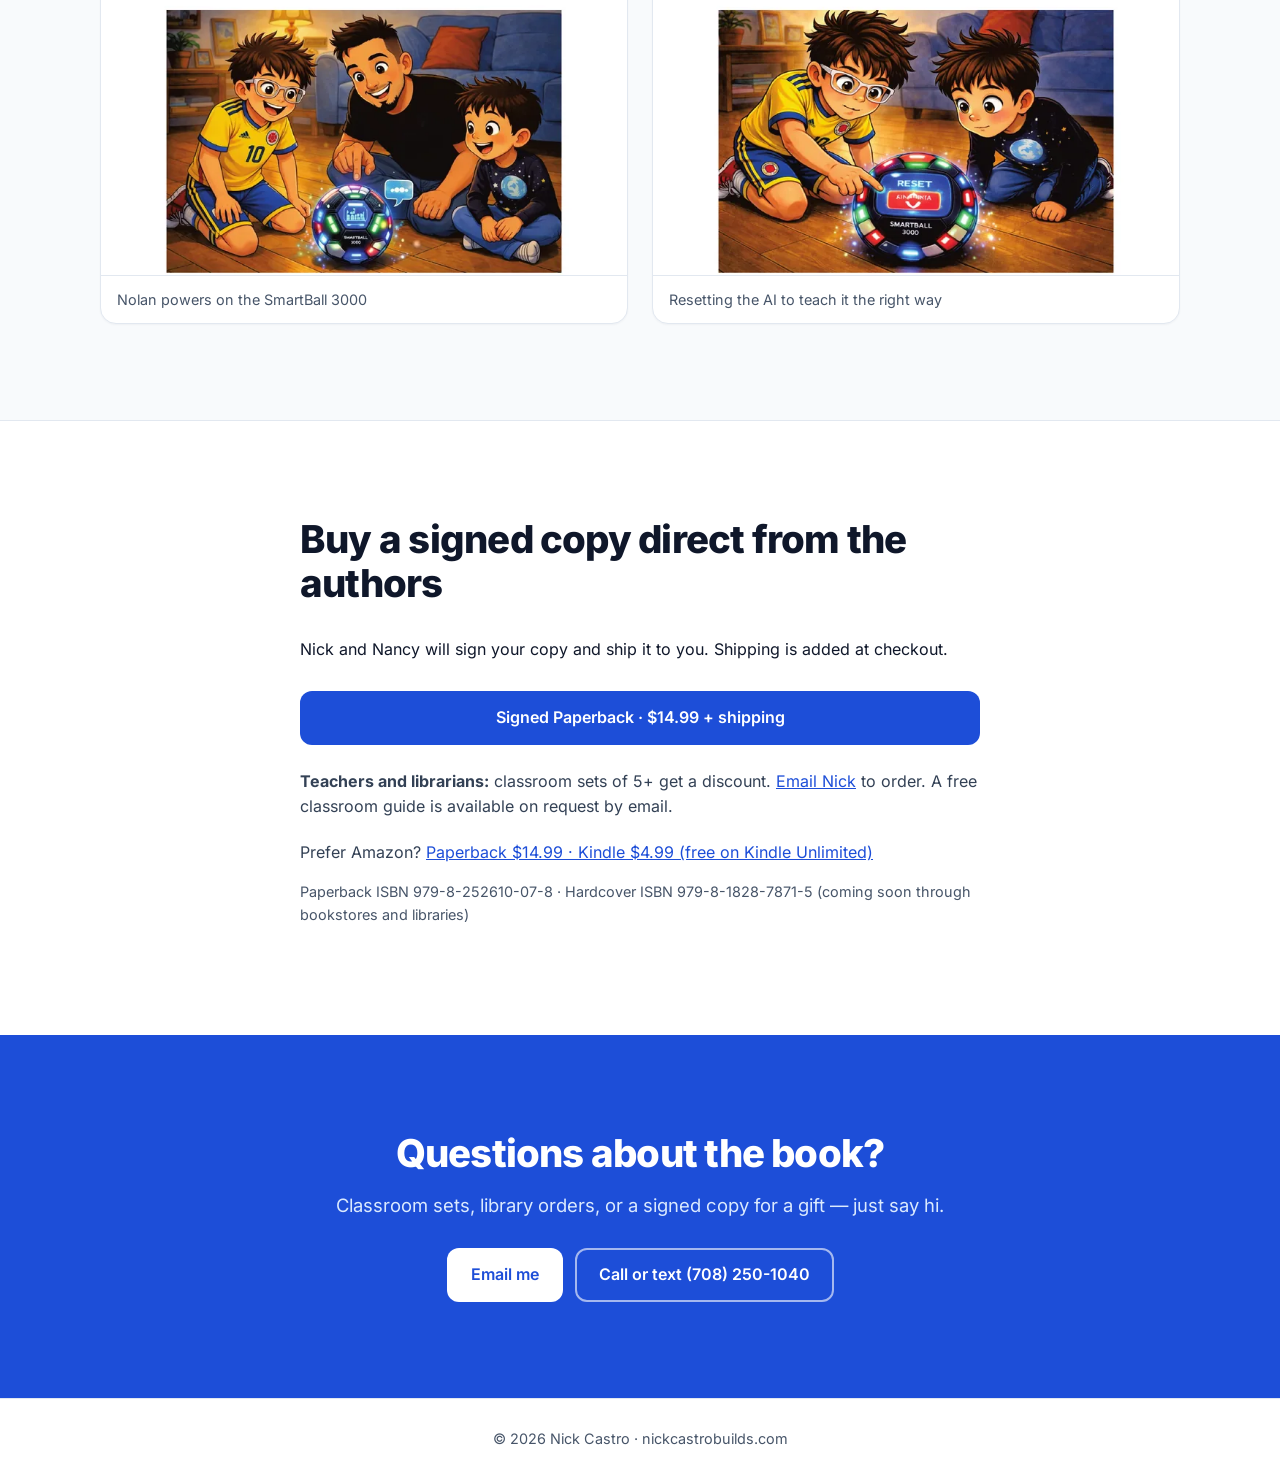
<file: book/index.html>
<!doctype html>
<html lang="en">
<head>
  <meta charset="utf-8">
  <meta name="referrer" content="strict-origin-when-cross-origin">
  <meta name="viewport" content="width=device-width, initial-scale=1">
  <title>The Smart Soccer Ball Mystery — Signed copies by Nick &amp; Nancy Castro</title>
  <meta name="description" content="Buy a signed paperback or hardcover of The Smart Soccer Ball Mystery, a 24-page picture book for ages 6–10 that teaches kids how AI learns. By Nicolas &amp; Nancy Castro. Also on Amazon.">
  <script src="/ga.js"></script>
  <link rel="canonical" href="https://nickcastrobuilds.com/book/">
  <meta name="robots" content="index, follow, max-image-preview:large">
  <meta name="author" content="Nick Castro">
  <link rel="alternate" type="text/plain" href="/llms.txt" title="llms.txt">
  <meta name="theme-color" content="#1d4ed8">

  <meta property="og:type" content="book">
  <meta property="og:site_name" content="Nick Castro">
  <meta property="og:url" content="https://nickcastrobuilds.com/book/">
  <meta property="og:title" content="The Smart Soccer Ball Mystery — Signed copies">
  <meta property="og:description" content="A 24-page picture book for ages 6–10 that teaches kids how AI learns from examples. Written by Nick and Nancy Castro. Buy a signed copy direct from the authors.">
  <meta property="og:image" content="https://nickcastrobuilds.com/images/book-og.jpg">
  <meta property="og:image:width" content="1200">
  <meta property="og:image:height" content="630">
  <meta property="og:locale" content="en_US">
  <meta property="og:image:alt" content="Cover of The Smart Soccer Ball Mystery: Machine Learning for Kids, Book 1">
  <meta property="book:author" content="Nicolas Castro">
  <meta property="book:author" content="Nancy Castro">
  <meta property="book:isbn" content="9798252610078">
  <meta name="twitter:card" content="summary_large_image">
  <meta name="twitter:title" content="The Smart Soccer Ball Mystery — Signed copies">
  <meta name="twitter:description" content="A 24-page picture book for ages 6–10 that teaches kids how AI learns from examples. Buy a signed copy direct from the authors.">
  <meta name="twitter:image" content="https://nickcastrobuilds.com/images/book-og.jpg">
  <meta name="twitter:image:alt" content="Cover of The Smart Soccer Ball Mystery: Machine Learning for Kids, Book 1">

  <link rel="icon" href="/favicon.ico" sizes="48x48">
  <link rel="icon" href="/favicon.svg" type="image/svg+xml">
  <link rel="apple-touch-icon" href="/apple-touch-icon.png">
  <link rel="preload" href="/fonts/inter-latin.woff2" as="font" type="font/woff2" crossorigin>
  <style>@font-face{font-family:'Inter';font-style:normal;font-weight:400 800;font-display:swap;src:url(/fonts/inter-latin.woff2) format('woff2');unicode-range:U+0000-00FF,U+0131,U+0152-0153,U+02BB-02BC,U+02C6,U+02DA,U+02DC,U+0304,U+0308,U+0329,U+2000-206F,U+20AC,U+2122,U+2191,U+2193,U+2212,U+2215,U+FEFF,U+FFFD}</style>
  <link rel="stylesheet" href="/styles.css">
  <script type="application/ld+json">
{
  "@context": "https://schema.org",
  "@type": "Book",
  "@id": "https://nickcastrobuilds.com/book/#book",
  "name": "The Smart Soccer Ball Mystery: Machine Learning for Kids – Book 1",
  "url": "https://nickcastrobuilds.com/book/",
  "image": "https://nickcastrobuilds.com/images/book-cover-800.jpg",
  "description": "What happens when a smart soccer ball learns from all the WRONG examples? Ten-year-old Nolan is PUMPED when his coach gives him a high-tech AI soccer ball to test. There's just one problem: the SmartBall 3000 tells him to close his eyes before shooting! With help from his younger brother Nathan and their tech-savvy dad, Nolan discovers the AI learned from terrible examples, the kindergarten team's \"silly soccer\" game! Can Nolan reset the AI and teach it the right way? And why does their dog Oreo keep trying to steal the ball?",
  "author": [
    {
      "@type": "Person",
      "@id": "https://nickcastrobuilds.com/#person",
      "name": "Nicolas Castro",
      "alternateName": "Nick Castro",
      "url": "https://nickcastrobuilds.com/"
    },
    {
      "@type": "Person",
      "name": "Nancy Castro"
    }
  ],
  "numberOfPages": 24,
  "typicalAgeRange": "6-10",
  "inLanguage": "en",
  "genre": "Children's picture book",
  "bookFormat": [
    "https://schema.org/Paperback",
    "https://schema.org/Hardcover"
  ],
  "isbn": "9798252610078",
  "identifier": [
    {
      "@type": "PropertyValue",
      "propertyID": "ISBN",
      "name": "Paperback ISBN",
      "value": "979-8-252610-07-8"
    },
    {
      "@type": "PropertyValue",
      "propertyID": "ISBN",
      "name": "Hardcover ISBN",
      "value": "979-8-1828-7871-5"
    }
  ],
  "aggregateRating": {
    "@type": "AggregateRating",
    "ratingValue": "5",
    "bestRating": "5",
    "ratingCount": "5"
  },
  "workExample": [
    {
      "@type": "Book",
      "bookFormat": "https://schema.org/Paperback",
      "isbn": "9798252610078",
      "name": "The Smart Soccer Ball Mystery (Paperback)",
      "url": "https://a.co/d/09uH5j59",
      "offers": {
        "@type": "Offer",
        "price": "14.99",
        "priceCurrency": "USD",
        "availability": "https://schema.org/InStock",
        "url": "https://a.co/d/09uH5j59"
      }
    },
    {
      "@type": "Book",
      "bookFormat": "https://schema.org/Hardcover",
      "isbn": "9798182878715",
      "name": "The Smart Soccer Ball Mystery (Hardcover)",
      "offers": {
        "@type": "Offer",
        "price": "19.99",
        "priceCurrency": "USD",
        "availability": "https://schema.org/PreOrder"
      }
    }
  ],
  "sameAs": [
    "https://a.co/d/09uH5j59"
  ]
}
  </script>
</head>
<body>
  <a class="skip" href="#main">Skip to content</a>

  <header class="nav" id="top">
    <div class="wrap nav-inner">
      <a class="brand" href="/">Nick Castro</a>
      <button class="menu-btn" aria-expanded="false" aria-controls="nav-links" aria-label="Open menu">
        <span></span><span></span><span></span>
      </button>
      <nav id="nav-links" class="nav-links" aria-label="Main">
        <a href="/#work">Work</a>
        <a href="/book/" aria-current="page">Book</a>
        <a href="/#about">About</a>
        <a href="/#contact">Contact</a>
      </nav>
    </div>
  </header>

  <main id="main">
    <section class="hero book-hero">
      <div class="wrap book-hero-grid">
        <div class="book-cover">
          <img src="/images/book-cover-800.webp"
               srcset="/images/book-cover-800.webp 529w, /images/book-cover-800.jpg 529w"
               sizes="(min-width: 768px) 280px, 200px"
               width="529" height="800"
               fetchpriority="high" decoding="async"
               alt="Cover of The Smart Soccer Ball Mystery: Machine Learning for Kids, Book 1, by Nick and Nancy Castro">
        </div>
        <div class="book-hero-copy">
          <span class="tag">Children's Book · Ages 6–10</span>
          <h1>The Smart Soccer Ball Mystery</h1>
          <p class="book-subtitle">Machine Learning for Kids · Book 1</p>
          <p class="lead">A 24-page illustrated picture book about an AI soccer ball that learns from all the wrong examples — written by Nick and his wife Nancy for their sons.</p>
          <p class="book-meta">By Nicolas &amp; Nancy Castro · 5-star rated on Amazon</p>
          <div class="actions">
            <a class="btn btn-primary" href="#order">Buy a signed copy</a>
            <a class="btn btn-ghost" href="https://a.co/d/09uH5j59" target="_blank" rel="noopener">View on Amazon</a>
          </div>
        </div>
      </div>
    </section>

    <section class="section" id="about-book">
      <div class="wrap narrow">
        <h2>About the book</h2>
        <p>What happens when a smart soccer ball learns from all the WRONG examples?</p>
        <p>Ten-year-old Nolan is PUMPED when his coach gives him a high-tech AI soccer ball to test. There's just one problem: the SmartBall 3000 tells him to close his eyes before shooting!</p>
        <p>With help from his younger brother Nathan and their tech-savvy dad, Nolan discovers the AI learned from terrible examples, the kindergarten team's "silly soccer" game! Can Nolan reset the AI and teach it the right way? And why does their dog Oreo keep trying to steal the ball?</p>
        <h3 class="book-h3">What kids will learn</h3>
        <ul class="book-list">
          <li>How AI learns from examples and patterns</li>
          <li>Why the quality of training data matters</li>
          <li>Critical thinking about technology</li>
        </ul>
        <p>Includes discussion questions, AI words to know, and a try-it-at-home activity. A perfect read-aloud for classrooms, libraries, and STEM programs.</p>
      </div>
    </section>

    <section class="section section-alt" id="look-inside">
      <div class="wrap">
        <h2>A peek inside</h2>
        <div class="book-previews">
          <figure class="book-preview">
            <img src="/images/book-interior-01.webp"
                 srcset="/images/book-interior-01.webp 720w, /images/book-interior-01.jpg 720w"
                 sizes="(min-width: 640px) 45vw, calc(100vw - 40px)"
                 width="720" height="463" loading="lazy" decoding="async"
                 alt="Illustration of Nolan, Nathan, and Dad meeting the glowing SmartBall 3000 in their living room">
            <figcaption>Nolan powers on the SmartBall 3000</figcaption>
          </figure>
          <figure class="book-preview">
            <img src="/images/book-interior-02.webp"
                 srcset="/images/book-interior-02.webp 720w, /images/book-interior-02.jpg 720w"
                 sizes="(min-width: 640px) 45vw, calc(100vw - 40px)"
                 width="720" height="463" loading="lazy" decoding="async"
                 alt="Illustration of Nolan and Nathan resetting the SmartBall 3000 so they can teach it with good examples">
            <figcaption>Resetting the AI to teach it the right way</figcaption>
          </figure>
        </div>
      </div>
    </section>

    <section class="section" id="order">
      <div class="wrap narrow">
        <h2>Buy a signed copy direct from the authors</h2>
        <p>Nick and Nancy will sign your copy and ship it to you. Shipping is added at checkout.</p>

        <!--
          STRIPE PAYMENT LINKS (live, Nick Castro Builds account)
          Paperback: https://buy.stripe.com/9B65kD6uWg3Zbdda9V0RG00
          Hardcover: https://buy.stripe.com/7sY14n3iK2d9811ci30RG01
        -->
        <div class="book-buy-actions">
          <a class="btn btn-primary book-buy-btn"
             id="stripe-paperback"
             href="https://buy.stripe.com/9B65kD6uWg3Zbdda9V0RG00">Signed Paperback · $14.99 + shipping</a>
          <!-- Hardcover button hidden until signed hardcover copies are in stock:
          <a class="btn btn-ghost book-buy-btn"
             id="stripe-hardcover"
             href="https://buy.stripe.com/7sY14n3iK2d9811ci30RG01">Signed Hardcover · $19.99 + shipping</a>
          -->
        </div>

        <div class="book-buy-notes">
          <p><strong>Teachers and librarians:</strong> classroom sets of 5+ get a discount. <a href="mailto:nickcastro1520@gmail.com?subject=Classroom%20set%20-%20The%20Smart%20Soccer%20Ball%20Mystery">Email Nick</a> to order. A free classroom guide is available on request by email.</p>
          <p class="book-amazon">Prefer Amazon? <a href="https://a.co/d/09uH5j59" target="_blank" rel="noopener">Paperback $14.99 · Kindle $4.99 (free on Kindle Unlimited)</a></p>
          <p class="book-isbns">Paperback ISBN 979-8-252610-07-8 · Hardcover ISBN 979-8-1828-7871-5 (coming soon through bookstores and libraries)</p>
        </div>
      </div>
    </section>

    <section class="section contact" id="contact">
      <div class="wrap narrow center">
        <h2>Questions about the book?</h2>
        <p>Classroom sets, library orders, or a signed copy for a gift — just say hi.</p>
        <div class="actions center">
          <a class="btn btn-light" id="email-btn" href="mailto:nickcastro1520@gmail.com?subject=The%20Smart%20Soccer%20Ball%20Mystery">Email me</a>
          <a class="btn btn-outline-light" id="call-btn" href="tel:+17082501040">Call or text (708) 250-1040</a>
        </div>
      </div>
    </section>
  </main>

  <footer class="footer">
    <div class="wrap">© 2026 Nick Castro · <a href="/">nickcastrobuilds.com</a></div>
  </footer>

  <script src="/main.js"></script>
</body>
</html>
</file>
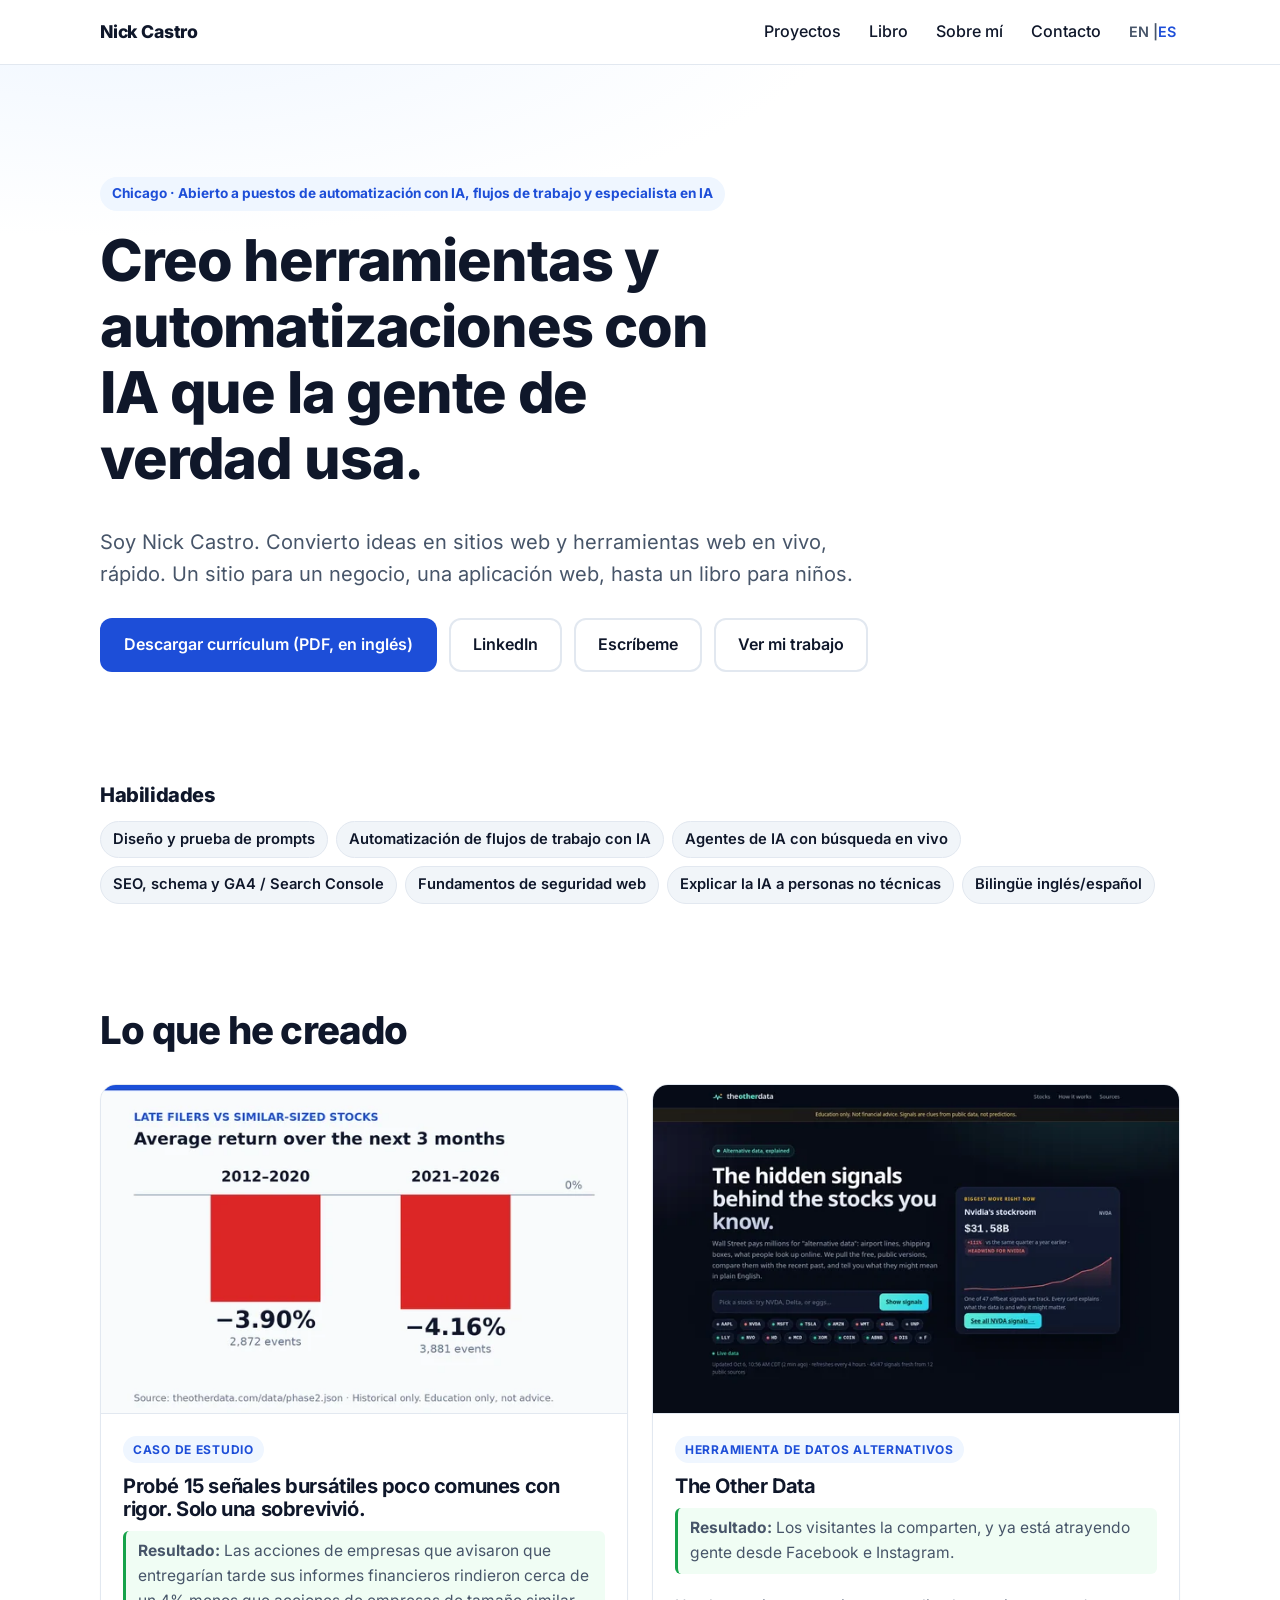
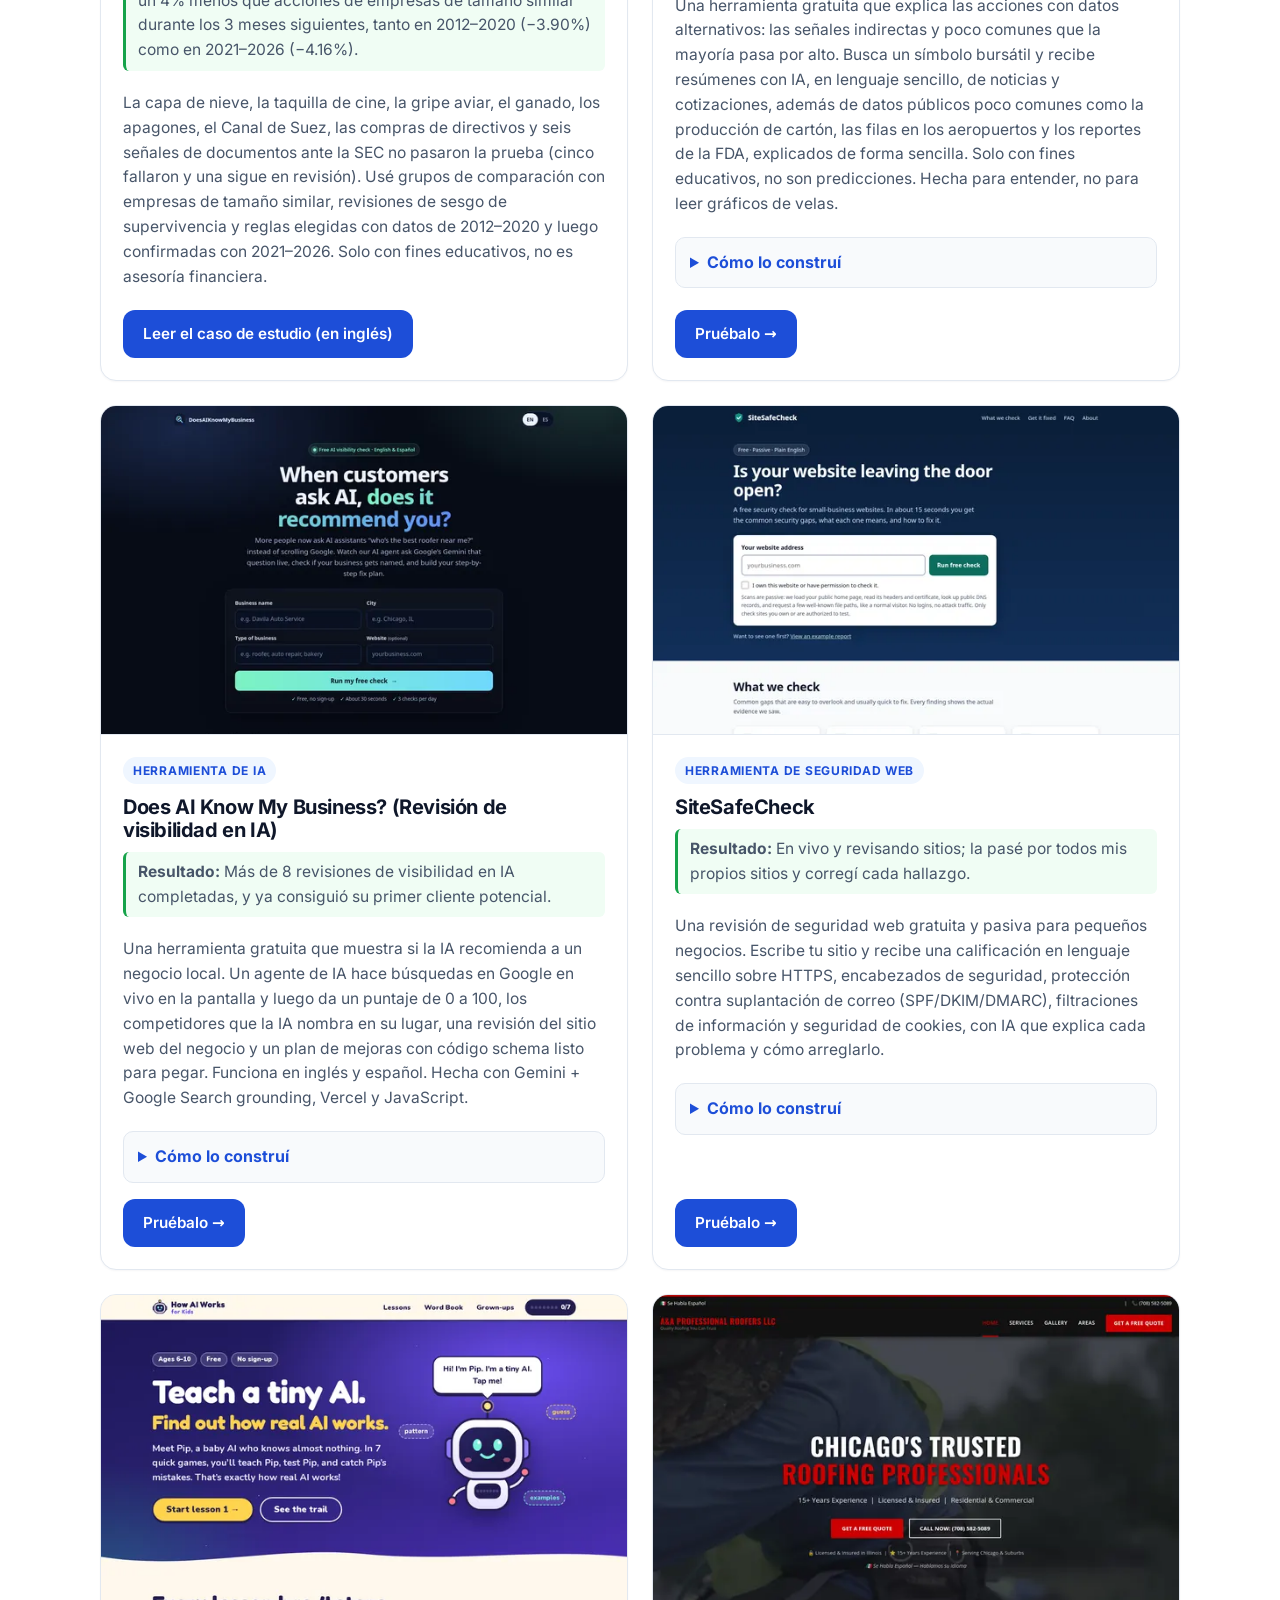
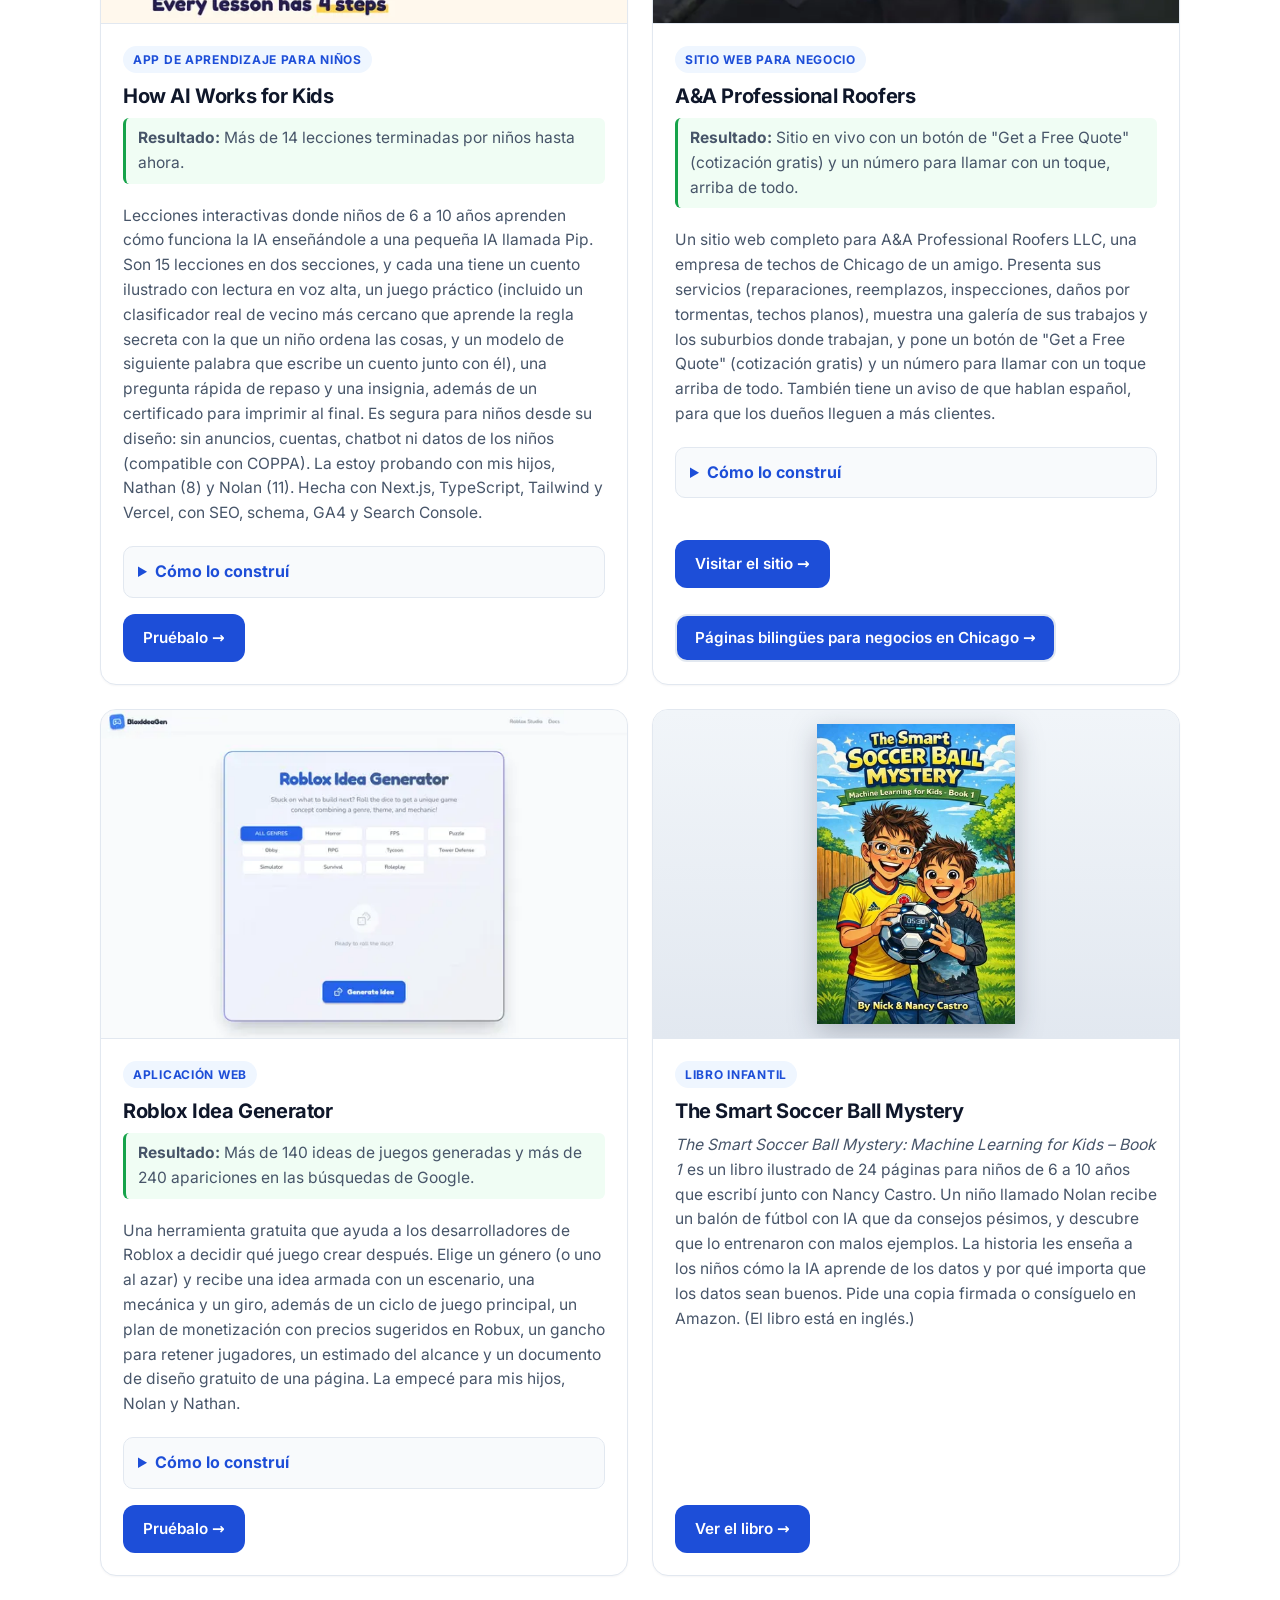
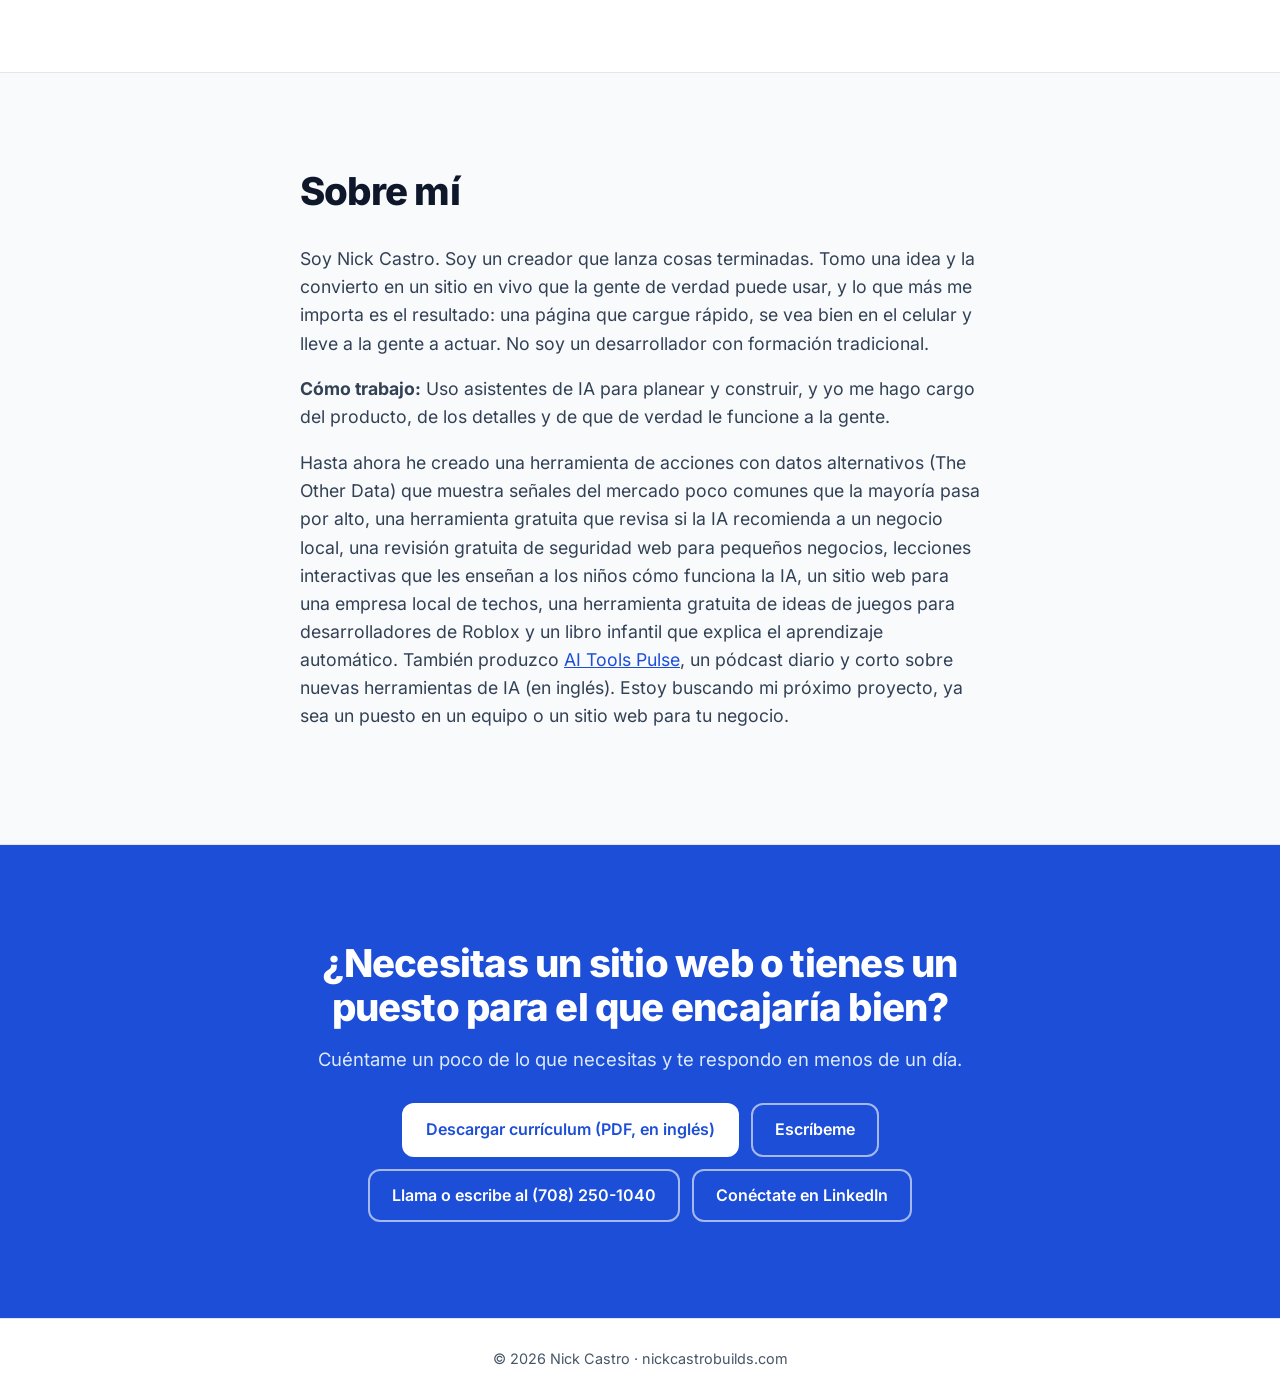
<file: es/index.html>
<!doctype html>
<html lang="es">
<head>
  <meta charset="utf-8">
  <meta name="referrer" content="strict-origin-when-cross-origin">
  <meta name="viewport" content="width=device-width, initial-scale=1">
  <title>Nick Castro — Creador de automatizaciones y flujos de trabajo con IA, Chicago</title>
  <meta name="description" content="Creador de IA en Chicago, abierto a puestos de automatización con IA, flujos de trabajo y especialista en IA. He lanzado 6 herramientas y sitios de IA en vivo que la gente usa cada semana. Mira mi trabajo y mi currículum.">
  <meta name="google-site-verification" content="Qz9PC8_Z5-awlqqt-yGZo_aUjzLM0DC1y9HPkWDUqc">
  <!-- Google tag (gtag.js) -->
  <!-- gtag.js is fetched after the page finishes loading so it doesn't slow the first paint -->
  <script src="/ga.js"></script>
  <link rel="canonical" href="https://nickcastrobuilds.com/es/">
  <link rel="alternate" hreflang="en" href="https://nickcastrobuilds.com/">
  <link rel="alternate" hreflang="es" href="https://nickcastrobuilds.com/es/">
  <link rel="alternate" hreflang="x-default" href="https://nickcastrobuilds.com/">
  <meta name="robots" content="index, follow, max-image-preview:large">
  <meta name="author" content="Nick Castro">
  <link rel="alternate" type="text/plain" href="/llms.txt" title="llms.txt">
  <meta name="theme-color" content="#1d4ed8">

  <meta property="og:type" content="website">
  <meta property="og:site_name" content="Nick Castro">
  <meta property="og:url" content="https://nickcastrobuilds.com/es/">
  <meta property="og:title" content="Nick Castro — Creador de automatizaciones y flujos de trabajo con IA, Chicago">
  <meta property="og:description" content="Creador de IA en Chicago, abierto a puestos de automatización con IA, flujos de trabajo y especialista en IA. He lanzado 6 herramientas y sitios de IA en vivo que la gente usa cada semana. Mira mi trabajo y mi currículum.">
  <meta property="og:image" content="https://nickcastrobuilds.com/images/og.png">
  <meta property="og:image:width" content="1200">
  <meta property="og:image:height" content="630">
  <meta property="og:locale" content="es_US">
  <meta property="og:locale:alternate" content="en_US">
  <meta property="og:image:alt" content="Nick Castro, creador de automatizaciones y flujos de trabajo con IA en Chicago, con enlaces a 6 herramientas y sitios de IA en vivo.">
  <meta name="twitter:card" content="summary_large_image">
  <meta name="twitter:title" content="Nick Castro — Creador de automatizaciones y flujos de trabajo con IA, Chicago">
  <meta name="twitter:description" content="Creador de IA en Chicago, abierto a puestos de automatización con IA, flujos de trabajo y especialista en IA. He lanzado 6 herramientas y sitios de IA en vivo que la gente usa cada semana. Mira mi trabajo y mi currículum.">
  <meta name="twitter:image" content="https://nickcastrobuilds.com/images/og.png">
  <meta name="twitter:image:alt" content="Nick Castro, creador de automatizaciones y flujos de trabajo con IA en Chicago, con enlaces a 6 herramientas y sitios de IA en vivo.">

  <link rel="icon" href="/favicon.ico" sizes="48x48">
  <link rel="icon" href="/favicon.svg" type="image/svg+xml">
  <link rel="apple-touch-icon" href="/apple-touch-icon.png">
  <link rel="preload" href="/fonts/inter-latin.woff2" as="font" type="font/woff2" crossorigin>
  <style>@font-face{font-family:'Inter';font-style:normal;font-weight:400 800;font-display:swap;src:url(/fonts/inter-latin.woff2) format('woff2');unicode-range:U+0000-00FF,U+0131,U+0152-0153,U+02BB-02BC,U+02C6,U+02DA,U+02DC,U+0304,U+0308,U+0329,U+2000-206F,U+20AC,U+2122,U+2191,U+2193,U+2212,U+2215,U+FEFF,U+FFFD}</style>
  <link rel="stylesheet" href="/styles.css">
  <script type="application/ld+json">
{
 "@context": "https://schema.org",
 "@graph": [
  {
   "@type": "WebSite",
   "@id": "https://nickcastrobuilds.com/es/#website",
   "url": "https://nickcastrobuilds.com/es/",
   "name": "Nick Castro",
   "description": "Creador de IA en Chicago, abierto a puestos de automatización con IA, flujos de trabajo y especialista en IA. He lanzado 6 herramientas y sitios de IA en vivo que la gente usa cada semana. Mira mi trabajo y mi currículum.",
   "inLanguage": "es",
   "publisher": {
    "@id": "https://nickcastrobuilds.com/#person"
   }
  },
  {
   "@type": "ProfilePage",
   "@id": "https://nickcastrobuilds.com/es/#profile",
   "url": "https://nickcastrobuilds.com/es/",
   "name": "Nick Castro — Creador de automatizaciones y flujos de trabajo con IA, Chicago",
   "isPartOf": {
    "@id": "https://nickcastrobuilds.com/es/#website"
   },
   "mainEntity": {
    "@id": "https://nickcastrobuilds.com/#person"
   },
   "inLanguage": "es"
  },
  {
   "@type": "Person",
   "@id": "https://nickcastrobuilds.com/#person",
   "name": "Nick Castro",
   "alternateName": "Nicolas Castro",
   "url": "https://nickcastrobuilds.com/",
   "email": "mailto:nickcastro1520@gmail.com",
   "telephone": "+1-708-250-1040",
   "image": "https://nickcastrobuilds.com/images/og.png",
   "description": "Creador del área de Chicago que convierte ideas en sitios web y herramientas web en vivo, rápido. Hace sitios web y herramientas web para negocios locales, aplicaciones web gratuitas y lecciones de IA para niños.",
   "address": {
    "@type": "PostalAddress",
    "addressLocality": "Chicago",
    "addressRegion": "IL",
    "addressCountry": "US"
   },
   "sameAs": [
    "https://www.linkedin.com/in/nicolas-castro-4081545b",
    "https://open.spotify.com/show/2nHucl9A86Ingv3WVtQIh2"
   ],
   "knowsAbout": [
    "Desarrollo de sitios web",
    "Herramientas de IA",
    "SEO local",
    "Datos estructurados de Schema.org",
    "IA generativa"
   ],
   "owns": [
    {
     "@id": "https://theotherdata.com/#app"
    },
    {
     "@id": "https://doesaiknowmybusiness.com/#app"
    },
    {
     "@id": "https://sitesafecheck.com/#app"
    },
    {
     "@id": "https://howaiworksforkids.com/#website"
    },
    {
     "@id": "https://robloxideas.com/#app"
    }
   ],
   "worksFor": {
    "@id": "https://nickcastrobuilds.com/#business"
   }
  },
  {
   "@type": "ProfessionalService",
   "@id": "https://nickcastrobuilds.com/#business",
   "name": "Nick Castro Builds",
   "alternateName": "Nick Castro",
   "description": "Desarrollador web en Chicago que crea sitios rápidos y adaptados al celular, con botón para llamar, SEO local, marcado schema.org y visibilidad en IA para negocios locales, además de aplicaciones web y herramientas de IA a la medida.",
   "url": "https://nickcastrobuilds.com/",
   "telephone": "+1-708-250-1040",
   "email": "mailto:nickcastro1520@gmail.com",
   "image": "https://nickcastrobuilds.com/images/og.png",
   "logo": "https://nickcastrobuilds.com/apple-touch-icon.png",
   "priceRange": "$$",
   "address": {
    "@type": "PostalAddress",
    "addressLocality": "Chicago",
    "addressRegion": "IL",
    "addressCountry": "US"
   },
   "areaServed": [
    {
     "@type": "City",
     "name": "Chicago"
    },
    {
     "@type": "State",
     "name": "Illinois"
    }
   ],
   "founder": {
    "@id": "https://nickcastrobuilds.com/#person"
   },
   "employee": {
    "@id": "https://nickcastrobuilds.com/#person"
   },
   "sameAs": [
    "https://www.linkedin.com/in/nicolas-castro-4081545b"
   ],
   "knowsAbout": [
    "Desarrollo de sitios web",
    "SEO local",
    "Datos estructurados de Schema.org",
    "Visibilidad en IA",
    "IA generativa"
   ],
   "hasOfferCatalog": {
    "@type": "OfferCatalog",
    "name": "Servicios web",
    "itemListElement": [
     {
      "@type": "Offer",
      "itemOffered": {
       "@type": "Service",
       "name": "Diseño y desarrollo de sitios web para pequeños negocios",
       "description": "Sitios web rápidos para celular con botón para llamar, páginas de servicios y formularios de cotización."
      }
     },
     {
      "@type": "Offer",
      "itemOffered": {
       "@type": "Service",
       "name": "SEO local y visibilidad en IA",
       "description": "Perfil de Negocio de Google, marcado schema.org y contenido para que Google y los asistentes de IA puedan encontrar y recomendar tu negocio."
      }
     },
     {
      "@type": "Offer",
      "itemOffered": {
       "@type": "Service",
       "name": "Aplicaciones web y herramientas de IA a la medida"
      }
     }
    ]
   },
   "contactPoint": {
    "@type": "ContactPoint",
    "contactType": "sales",
    "telephone": "+1-708-250-1040",
    "email": "nickcastro1520@gmail.com",
    "areaServed": "US",
    "availableLanguage": ["English", "Spanish"]
   }
  },
  {
   "@type": "WebApplication",
   "@id": "https://doesaiknowmybusiness.com/#app",
   "name": "Does AI Know My Business? (Revisión de visibilidad en IA)",
   "url": "https://doesaiknowmybusiness.com/",
   "applicationCategory": "BusinessApplication",
   "operatingSystem": "Any",
   "description": "Una herramienta gratuita que muestra si la IA recomienda a un negocio local: búsquedas en Google en vivo, un puntaje de 0 a 100, los competidores que la IA nombra en su lugar, una revisión del sitio web y un plan de mejoras con código schema listo para pegar. En inglés y español.",
   "offers": {
    "@type": "Offer",
    "price": "0",
    "priceCurrency": "USD"
   },
   "author": {
    "@id": "https://nickcastrobuilds.com/#person"
   }
  },
  {
   "@type": "WebSite",
   "@id": "https://howaiworksforkids.com/#website",
   "name": "How AI Works for Kids",
   "url": "https://howaiworksforkids.com/",
   "description": "Lecciones interactivas donde niños de 6 a 10 años aprenden cómo funciona la IA enseñándole a una pequeña IA llamada Pip: 15 lecciones en dos secciones, cada una con un cuento ilustrado que se lee en voz alta, un juego práctico, una pregunta rápida de repaso y una insignia, además de un certificado para imprimir. Sin anuncios, cuentas, chatbot ni datos de los niños.",
   "inLanguage": "es",
   "isAccessibleForFree": true,
   "typicalAgeRange": "6-10",
   "audience": {
    "@type": "EducationalAudience",
    "educationalRole": "student",
    "suggestedMinAge": 6,
    "suggestedMaxAge": 10
   },
   "creator": {
    "@id": "https://nickcastrobuilds.com/#person"
   }
  },
  {
   "@type": "WebApplication",
   "@id": "https://sitesafecheck.com/#app",
   "name": "SiteSafeCheck",
   "url": "https://sitesafecheck.com/",
   "applicationCategory": "SecurityApplication",
   "operatingSystem": "Any",
   "description": "Una revisión de seguridad web gratuita y pasiva para pequeños negocios: una calificación en lenguaje sencillo sobre HTTPS, encabezados de seguridad, protección contra suplantación de correo (SPF/DKIM/DMARC), filtraciones de información y seguridad de cookies, con IA que explica cada problema y cómo arreglarlo.",
   "offers": {
    "@type": "Offer",
    "price": "0",
    "priceCurrency": "USD"
   },
   "author": {
    "@id": "https://nickcastrobuilds.com/#person"
   }
  },
  {
   "@type": "WebApplication",
   "@id": "https://theotherdata.com/#app",
   "name": "The Other Data",
   "url": "https://theotherdata.com/",
   "applicationCategory": "FinanceApplication",
   "operatingSystem": "Any",
   "description": "Una herramienta gratuita de acciones con datos alternativos: busca un símbolo bursátil y recibe resúmenes con IA, en lenguaje sencillo, de noticias y cotizaciones, además de datos públicos poco comunes como la producción de cartón, las filas en los aeropuertos y los reportes de la FDA, explicados de forma sencilla. Solo con fines educativos, no son predicciones. No se trata de leer gráficos de velas.",
   "offers": {
    "@type": "Offer",
    "price": "0",
    "priceCurrency": "USD"
   },
   "author": {
    "@id": "https://nickcastrobuilds.com/#person"
   }
  },
  {
   "@type": "WebApplication",
   "@id": "https://robloxideas.com/#app",
   "name": "Roblox Idea Generator",
   "url": "https://robloxideas.com/",
   "applicationCategory": "DeveloperApplication",
   "operatingSystem": "Any",
   "description": "Un generador gratuito de ideas de juegos de Roblox para desarrolladores: cada idea trae un ciclo de juego principal, un plan de monetización con precios sugeridos en Robux, un gancho para retener jugadores, un estimado del alcance y un documento de diseño gratuito de una página.",
   "offers": {
    "@type": "Offer",
    "price": "0",
    "priceCurrency": "USD"
   },
   "author": {
    "@id": "https://nickcastrobuilds.com/#person"
   }
  },
  {
   "@type": "WebSite",
   "@id": "https://www.aaproroofers.com/#website",
   "name": "Sitio web de A&A Professional Roofers LLC",
   "url": "https://www.aaproroofers.com/",
   "creator": {
    "@id": "https://nickcastrobuilds.com/#person"
   },
   "about": {
    "@type": "RoofingContractor",
    "name": "A&A Professional Roofers LLC",
    "url": "https://www.aaproroofers.com/"
   }
  },
  {
   "@type": "Book",
   "@id": "https://nickcastrobuilds.com/#book",
   "name": "The Smart Soccer Ball Mystery: Machine Learning for Kids – Book 1",
   "author": [
    {
     "@id": "https://nickcastrobuilds.com/#person"
    },
    {
     "@type": "Person",
     "name": "Nancy Castro"
    }
   ],
   "numberOfPages": 24,
   "typicalAgeRange": "6-10",
   "bookFormat": "https://schema.org/Paperback",
   "url": "https://nickcastrobuilds.com/book/",
   "image": "https://nickcastrobuilds.com/images/book-cover-800.jpg",
   "sameAs": "https://a.co/d/09uH5j59",
   "description": "Un libro ilustrado que les enseña a los niños cómo la IA aprende de los datos y por qué importa que los datos sean buenos."
  },
  {
   "@type": "PodcastSeries",
   "@id": "https://nickcastrobuilds.com/#podcast",
   "name": "AI Tools Pulse",
   "url": "https://open.spotify.com/show/2nHucl9A86Ingv3WVtQIh2",
   "description": "Un resumen diario por la mañana sobre herramientas de IA: qué hay de nuevo, qué es tendencia y qué está diciendo la gente, en unos seis minutos.",
   "author": {
    "@id": "https://nickcastrobuilds.com/#person"
   }
  }
 ]
}
  </script>
</head>
<body>
  <a class="skip" href="#main">Saltar al contenido</a>

  <header class="nav" id="top">
    <div class="wrap nav-inner">
      <a class="brand" href="#top">Nick Castro</a>
      <a class="lang-toggle" href="/" hreflang="en" lang="en" aria-label="View in English">EN | <span aria-current="true">ES</span></a>
      <button class="menu-btn" aria-expanded="false" aria-controls="nav-links" aria-label="Abrir menú">
        <span></span><span></span><span></span>
      </button>
      <nav id="nav-links" class="nav-links" aria-label="Principal">
        <a href="#work">Proyectos</a>
        <a href="/book/">Libro</a>
        <a href="#about">Sobre mí</a>
        <a href="#contact">Contacto</a>
      </nav>
    </div>
  </header>

  <main id="main">
    <section class="hero">
      <div class="wrap">
        <p class="eyebrow">Chicago · Abierto a puestos de automatización con IA, flujos de trabajo y especialista en IA</p>
        <h1>Creo herramientas y automatizaciones con IA que la gente de verdad usa.</h1>
        <p class="lead">Soy Nick Castro. Convierto ideas en sitios web y herramientas web en vivo, rápido. Un sitio para un negocio, una aplicación web, hasta un libro para niños.</p>
        <div class="actions">
          <a class="btn btn-primary" href="/Nick-Castro-Resume.pdf" target="_blank" rel="noopener" id="resume-btn">Descargar currículum (PDF, en inglés)</a>
          <a class="btn btn-ghost" href="https://www.linkedin.com/in/nicolas-castro-4081545b" target="_blank" rel="noopener">LinkedIn</a>
          <a class="btn btn-ghost" href="mailto:nickcastro1520@gmail.com">Escríbeme</a>
          <a class="btn btn-ghost" href="#work">Ver mi trabajo</a>
        </div>
      </div>
    </section>

    <section class="section skills" id="skills" aria-labelledby="skills-h">
      <div class="wrap">
        <h2 id="skills-h">Habilidades</h2>
        <ul class="skill-list">
          <li>Diseño y prueba de prompts</li><li>Automatización de flujos de trabajo con IA</li><li>Agentes de IA con búsqueda en vivo</li><li>SEO, schema y GA4 / Search Console</li><li>Fundamentos de seguridad web</li><li>Explicar la IA a personas no técnicas</li><li>Bilingüe inglés/español</li>
        </ul>
      </div>
    </section>

    <section class="section" id="work">
      <div class="wrap">
        <h2>Lo que he creado</h2>
        <div class="grid">
          <article class="card">
            <div class="media">
              <img src="/images/stock-signals-1000.webp" srcset="/images/stock-signals-600.webp 600w, /images/stock-signals-1000.webp 1000w" sizes="(min-width: 1120px) 528px, (min-width: 640px) 45vw, calc(100vw - 40px)" width="1440" height="900" fetchpriority="high" decoding="async"
                   alt="Gráfica de barras: empresas con informes tardíos frente a acciones de tamaño similar a 3 meses, −3.90% en 2012–2020 y −4.16% en 2021–2026">
            </div>
            <div class="card-body">
              <span class="tag">Caso de estudio</span>
              <h3>Probé 15 señales bursátiles poco comunes con rigor. Solo una sobrevivió.</h3>
              <p class="result"><strong>Resultado:</strong> Las acciones de empresas que avisaron que entregarían tarde sus informes financieros rindieron cerca de un 4% menos que acciones de empresas de tamaño similar durante los 3 meses siguientes, tanto en 2012–2020 (−3.90%) como en 2021–2026 (−4.16%).</p>
              <p>La capa de nieve, la taquilla de cine, la gripe aviar, el ganado, los apagones, el Canal de Suez, las compras de directivos y seis señales de documentos ante la SEC no pasaron la prueba (cinco fallaron y una sigue en revisión). Usé grupos de comparación con empresas de tamaño similar, revisiones de sesgo de supervivencia y reglas elegidas con datos de 2012–2020 y luego confirmadas con 2021–2026. Solo con fines educativos, no es asesoría financiera.</p>
              <a class="btn btn-small" href="/stock-signals/" hreflang="en">Leer el caso de estudio (en inglés)</a>
            </div>
          </article>

          <article class="card">
            <div class="media">
              <img src="/images/theotherdata-1000.webp" srcset="/images/theotherdata-600.webp 600w, /images/theotherdata-1000.webp 1000w" sizes="(min-width: 1120px) 528px, (min-width: 640px) 45vw, calc(100vw - 40px)" width="1440" height="900" loading="lazy" decoding="async"
                   alt="Captura de pantalla de la página principal de The Other Data, una herramienta gratuita de acciones con datos alternativos, con un buscador para consultar un símbolo bursátil">
            </div>
            <div class="card-body">
              <span class="tag">Herramienta de datos alternativos</span>
              <h3>The Other Data</h3>
              <p class="result"><strong>Resultado:</strong> Los visitantes la comparten, y ya está atrayendo gente desde Facebook e Instagram.</p>
              <p>Una herramienta gratuita que explica las acciones con datos alternativos: las señales indirectas y poco comunes que la mayoría pasa por alto. Busca un símbolo bursátil y recibe resúmenes con IA, en lenguaje sencillo, de noticias y cotizaciones, además de datos públicos poco comunes como la producción de cartón, las filas en los aeropuertos y los reportes de la FDA, explicados de forma sencilla. Solo con fines educativos, no son predicciones. Hecha para entender, no para leer gráficos de velas.</p>
              <details class="how"><summary>Cómo lo construí</summary>
                <p><strong>Problema:</strong> La mayoría de las herramientas de acciones dan por hecho que sabes leer gráficos. Yo quería explicaciones sencillas de las señales poco comunes detrás de una acción.</p>
                <p><strong>Enfoque:</strong> Saqué datos del mercado de las API de Finnhub y Tiingo y usé Gemini para convertir noticias y cotizaciones en resúmenes cortos. Usé asistentes de IA para planearla y construirla, y revisé los resultados a mano.</p>
                <p><strong>Decisión clave:</strong> Dejé fuera los gráficos de velas a propósito y armé la página alrededor de la comprensión.</p>
              </details>
              <a class="btn btn-small" href="https://theotherdata.com" target="_blank" rel="noopener">Pruébalo →</a>
            </div>
          </article>

          

          <article class="card">
            <div class="media">
              <img src="/images/doesaiknowmybusiness-1000.webp" srcset="/images/doesaiknowmybusiness-600.webp 600w, /images/doesaiknowmybusiness-1000.webp 1000w" sizes="(min-width: 1120px) 528px, (min-width: 640px) 45vw, calc(100vw - 40px)" width="1440" height="900" loading="lazy" decoding="async"
                   alt="Captura de pantalla de la página principal de Does AI Know My Business?, una revisión gratuita de visibilidad en IA">
            </div>
            <div class="card-body">
              <span class="tag">Herramienta de IA</span>
              <h3>Does AI Know My Business? (Revisión de visibilidad en IA)</h3>
              <p class="result"><strong>Resultado:</strong> Más de 8 revisiones de visibilidad en IA completadas, y ya consiguió su primer cliente potencial.</p>
              <p>Una herramienta gratuita que muestra si la IA recomienda a un negocio local. Un agente de IA hace búsquedas en Google en vivo en la pantalla y luego da un puntaje de 0 a 100, los competidores que la IA nombra en su lugar, una revisión del sitio web del negocio y un plan de mejoras con código schema listo para pegar. Funciona en inglés y español. Hecha con Gemini + Google Search grounding, Vercel y JavaScript.</p>
              <details class="how"><summary>Cómo lo construí</summary>
                <p><strong>Problema:</strong> Los dueños de negocios locales no saben si los asistentes de IA los recomiendan, ni por qué nombran a un competidor en su lugar.</p>
                <p><strong>Enfoque:</strong> Un agente de IA hace búsquedas en Google en vivo con el Search grounding de Gemini y luego califica el resultado de 0 a 100. Probé y ajusté los prompts para que los puntajes sean consistentes y fáciles de explicar.</p>
                <p><strong>Decisión clave:</strong> Las búsquedas se ven en vivo en la pantalla para que los dueños vean cómo se llegó al puntaje, y cada resultado trae un plan de mejoras y código schema listo para pegar. Funciona en inglés y español.</p>
              </details>
              <a class="btn btn-small" href="https://doesaiknowmybusiness.com" target="_blank" rel="noopener">Pruébalo →</a>
            </div>
          </article>

          

          <article class="card">
            <div class="media">
              <img src="/images/sitesafecheck-1000.webp" srcset="/images/sitesafecheck-600.webp 600w, /images/sitesafecheck-1000.webp 1000w" sizes="(min-width: 1120px) 528px, (min-width: 640px) 45vw, calc(100vw - 40px)" width="1440" height="900" loading="lazy" decoding="async"
                   alt="Captura de pantalla de la página principal de SiteSafeCheck, una revisión gratuita de seguridad web, con el titular Is your website leaving the door open? y un campo para escribir la dirección de un sitio web">
            </div>
            <div class="card-body">
              <span class="tag">Herramienta de seguridad web</span>
              <h3>SiteSafeCheck</h3>
              <p class="result"><strong>Resultado:</strong> En vivo y revisando sitios; la pasé por todos mis propios sitios y corregí cada hallazgo.</p>
              <p>Una revisión de seguridad web gratuita y pasiva para pequeños negocios. Escribe tu sitio y recibe una calificación en lenguaje sencillo sobre HTTPS, encabezados de seguridad, protección contra suplantación de correo (SPF/DKIM/DMARC), filtraciones de información y seguridad de cookies, con IA que explica cada problema y cómo arreglarlo.</p>
              <details class="how"><summary>Cómo lo construí</summary>
                <p><strong>Problema:</strong> Los pequeños negocios casi nunca saben si su sitio web tiene fallas básicas de seguridad.</p>
                <p><strong>Enfoque:</strong> Hace revisiones pasivas de HTTPS, encabezados de seguridad, registros de correo SPF/DKIM/DMARC, filtraciones de información y cookies, y luego la IA explica cada problema y su solución en lenguaje sencillo.</p>
                <p><strong>Decisión clave:</strong> Solo hace revisiones pasivas: nada invasivo, así que es seguro usarla en cualquier sitio.</p>
              </details>
              <a class="btn btn-small" href="https://sitesafecheck.com" target="_blank" rel="noopener">Pruébalo →</a>
            </div>
          </article>

          

          <article class="card">
            <div class="media">
              <img src="/images/howaiworksforkids-1000.webp" srcset="/images/howaiworksforkids-600.webp 600w, /images/howaiworksforkids-1000.webp 1000w" sizes="(min-width: 1120px) 528px, (min-width: 640px) 45vw, calc(100vw - 40px)" width="1440" height="900" loading="lazy" decoding="async"
                   alt="Captura de pantalla de la página principal de How AI Works for Kids, donde Pip, el pequeño robot de IA, saluda junto al titular Teach a tiny AI">
            </div>
            <div class="card-body">
              <span class="tag">App de aprendizaje para niños</span>
              <h3>How AI Works for Kids</h3>
              <p class="result"><strong>Resultado:</strong> Más de 14 lecciones terminadas por niños hasta ahora.</p>
              <p>Lecciones interactivas donde niños de 6 a 10 años aprenden cómo funciona la IA enseñándole a una pequeña IA llamada Pip. Son 15 lecciones en dos secciones, y cada una tiene un cuento ilustrado con lectura en voz alta, un juego práctico (incluido un clasificador real de vecino más cercano que aprende la regla secreta con la que un niño ordena las cosas, y un modelo de siguiente palabra que escribe un cuento junto con él), una pregunta rápida de repaso y una insignia, además de un certificado para imprimir al final. Es segura para niños desde su diseño: sin anuncios, cuentas, chatbot ni datos de los niños (compatible con COPPA). La estoy probando con mis hijos, Nathan (8) y Nolan (11). Hecha con Next.js, TypeScript, Tailwind y Vercel, con SEO, schema, GA4 y Search Console.</p>
              <details class="how"><summary>Cómo lo construí</summary>
                <p><strong>Problema:</strong> Los niños usan la IA todos los días, pero la mayoría de las explicaciones son demasiado abstractas para niños de 6 a 10 años.</p>
                <p><strong>Enfoque:</strong> Quince lecciones, cada una con un cuento para leer en voz alta y un juego práctico, incluidos un clasificador real de vecino más cercano y un modelo de siguiente palabra. Hecha con Next.js, TypeScript, Tailwind y Vercel, con asistentes de IA para planearla y construirla.</p>
                <p><strong>Decisión clave:</strong> Es segura para niños desde su diseño: sin anuncios, sin cuentas, sin chatbot y sin datos de los niños. La probé con mis hijos.</p>
              </details>
              <a class="btn btn-small" href="https://howaiworksforkids.com" target="_blank" rel="noopener">Pruébalo →</a>
            </div>
          </article>

          

          <article class="card">
            <div class="media">
              <img src="/images/aaproroofers-1000.webp" srcset="/images/aaproroofers-600.webp 600w, /images/aaproroofers-1000.webp 1000w" sizes="(min-width: 1120px) 528px, (min-width: 640px) 45vw, calc(100vw - 40px)" width="1440" height="900" loading="lazy" decoding="async"
                   alt="Captura de pantalla de la página principal del sitio web de A&amp;A Professional Roofers">
            </div>
            <div class="card-body">
              <span class="tag">Sitio web para negocio</span>
              <h3>A&amp;A Professional Roofers</h3>
              <p class="result"><strong>Resultado:</strong> Sitio en vivo con un botón de "Get a Free Quote" (cotización gratis) y un número para llamar con un toque, arriba de todo.</p>
              <p>Un sitio web completo para A&amp;A Professional Roofers LLC, una empresa de techos de Chicago de un amigo. Presenta sus servicios (reparaciones, reemplazos, inspecciones, daños por tormentas, techos planos), muestra una galería de sus trabajos y los suburbios donde trabajan, y pone un botón de "Get a Free Quote" (cotización gratis) y un número para llamar con un toque arriba de todo. También tiene un aviso de que hablan español, para que los dueños lleguen a más clientes.</p>
              <details class="how"><summary>Cómo lo construí</summary>
                <p><strong>Problema:</strong> La empresa de techos de un amigo en Chicago necesitaba un sitio que convirtiera las visitas en solicitudes de cotización.</p>
                <p><strong>Enfoque:</strong> Construí el sitio completo con asistentes de IA y luego configuré el SEO, el marcado schema y la analítica.</p>
                <p><strong>Decisión clave:</strong> El botón de "Get a Free Quote" (cotización gratis) y el número para llamar con un toque están arriba de todo, y el aviso de que hablan español les ayuda a llegar a más clientes.</p>
              </details>
              <a class="btn btn-small" href="https://aaproroofers.com" target="_blank" rel="noopener">Visitar el sitio →</a>
              <a class="btn btn-small btn-ghost" href="/bilingual-websites-chicago/" hreflang="en">Páginas bilingües para negocios en Chicago →</a>
            </div>
          </article>

          

          <article class="card">
            <div class="media">
              <img src="/images/robloxideas-1000.webp" srcset="/images/robloxideas-600.webp 600w, /images/robloxideas-1000.webp 1000w" sizes="(min-width: 1120px) 528px, (min-width: 640px) 45vw, calc(100vw - 40px)" width="1440" height="900" loading="lazy" decoding="async"
                   alt="Captura de pantalla de la aplicación web Roblox Idea Generator">
            </div>
            <div class="card-body">
              <span class="tag">Aplicación web</span>
              <h3>Roblox Idea Generator</h3>
              <p class="result"><strong>Resultado:</strong> Más de 140 ideas de juegos generadas y más de 240 apariciones en las búsquedas de Google.</p>
              <p>Una herramienta gratuita que ayuda a los desarrolladores de Roblox a decidir qué juego crear después. Elige un género (o uno al azar) y recibe una idea armada con un escenario, una mecánica y un giro, además de un ciclo de juego principal, un plan de monetización con precios sugeridos en Robux, un gancho para retener jugadores, un estimado del alcance y un documento de diseño gratuito de una página. La empecé para mis hijos, Nolan y Nathan.</p>
              <details class="how"><summary>Cómo lo construí</summary>
                <p><strong>Problema:</strong> Mis hijos querían ayuda para decidir qué juego de Roblox crear después.</p>
                <p><strong>Enfoque:</strong> Diseñé prompts que combinan un escenario, una mecánica y un giro, y luego los convierten en un plan completo. La construí y la publiqué como aplicación web con asistentes de IA.</p>
                <p><strong>Decisión clave:</strong> Cada idea trae un ciclo de juego principal, monetización con precios en Robux, un estimado del alcance y un documento de diseño de una página, no solo un título.</p>
              </details>
              <a class="btn btn-small" href="https://robloxideas.com" target="_blank" rel="noopener">Pruébalo →</a>
            </div>
          </article>

          

          <article class="card">
            <div class="media media-book">
              <img src="/images/book-400.webp" srcset="/images/book-300.webp 300w, /images/book-400.webp 400w" sizes="160px" width="400" height="604" loading="lazy" decoding="async"
                   alt="Portada de The Smart Soccer Ball Mystery: Machine Learning for Kids, Book 1, de Nick y Nancy Castro">
            </div>
            <div class="card-body">
              <span class="tag">Libro infantil</span>
              <h3>The Smart Soccer Ball Mystery</h3>
              <p><em>The Smart Soccer Ball Mystery: Machine Learning for Kids – Book 1</em> es un libro ilustrado de 24 páginas para niños de 6 a 10 años que escribí junto con Nancy Castro. Un niño llamado Nolan recibe un balón de fútbol con IA que da consejos pésimos, y descubre que lo entrenaron con malos ejemplos. La historia les enseña a los niños cómo la IA aprende de los datos y por qué importa que los datos sean buenos. Pide una copia firmada o consíguelo en Amazon. (El libro está en inglés.)</p>
              <a class="btn btn-small" href="/book/">Ver el libro →</a>
            </div>
          </article>

        </div>
      </div>
    </section>

    <section class="section section-alt" id="about">
      <div class="wrap narrow">
        <h2>Sobre mí</h2>
        <p>Soy Nick Castro. Soy un creador que lanza cosas terminadas. Tomo una idea y la convierto en un sitio en vivo que la gente de verdad puede usar, y lo que más me importa es el resultado: una página que cargue rápido, se vea bien en el celular y lleve a la gente a actuar. No soy un desarrollador con formación tradicional.</p>
        <p><strong>Cómo trabajo:</strong> Uso asistentes de IA para planear y construir, y yo me hago cargo del producto, de los detalles y de que de verdad le funcione a la gente.</p>
        <p>Hasta ahora he creado una herramienta de acciones con datos alternativos (The Other Data) que muestra señales del mercado poco comunes que la mayoría pasa por alto, una herramienta gratuita que revisa si la IA recomienda a un negocio local, una revisión gratuita de seguridad web para pequeños negocios, lecciones interactivas que les enseñan a los niños cómo funciona la IA, un sitio web para una empresa local de techos, una herramienta gratuita de ideas de juegos para desarrolladores de Roblox y un libro infantil que explica el aprendizaje automático. También produzco <a href="https://open.spotify.com/show/2nHucl9A86Ingv3WVtQIh2" target="_blank" rel="noopener">AI Tools Pulse</a>, un pódcast diario y corto sobre nuevas herramientas de IA (en inglés). Estoy buscando mi próximo proyecto, ya sea un puesto en un equipo o un sitio web para tu negocio.</p>
      </div>
    </section>

    <section class="section contact" id="contact">
      <div class="wrap narrow center">
        <h2>¿Necesitas un sitio web o tienes un puesto para el que encajaría bien?</h2>
        <p>Cuéntame un poco de lo que necesitas y te respondo en menos de un día.</p>
        <div class="actions center">
          <a class="btn btn-light" href="/Nick-Castro-Resume.pdf" target="_blank" rel="noopener">Descargar currículum (PDF, en inglés)</a>
          <a class="btn btn-outline-light" id="email-btn" href="mailto:nickcastro1520@gmail.com">Escríbeme</a>
          <a class="btn btn-outline-light" id="call-btn" href="tel:+17082501040">Llama o escribe al (708) 250-1040</a>
          <a class="btn btn-outline-light" id="linkedin-btn" href="https://www.linkedin.com/in/nicolas-castro-4081545b" target="_blank" rel="noopener">Conéctate en LinkedIn</a>
        </div>
      </div>
    </section>
  </main>

  <footer class="footer">
    <div class="wrap">© 2026 Nick Castro · nickcastrobuilds.com</div>
  </footer>

  <script src="/main.js"></script>
</body>
</html>
</file>
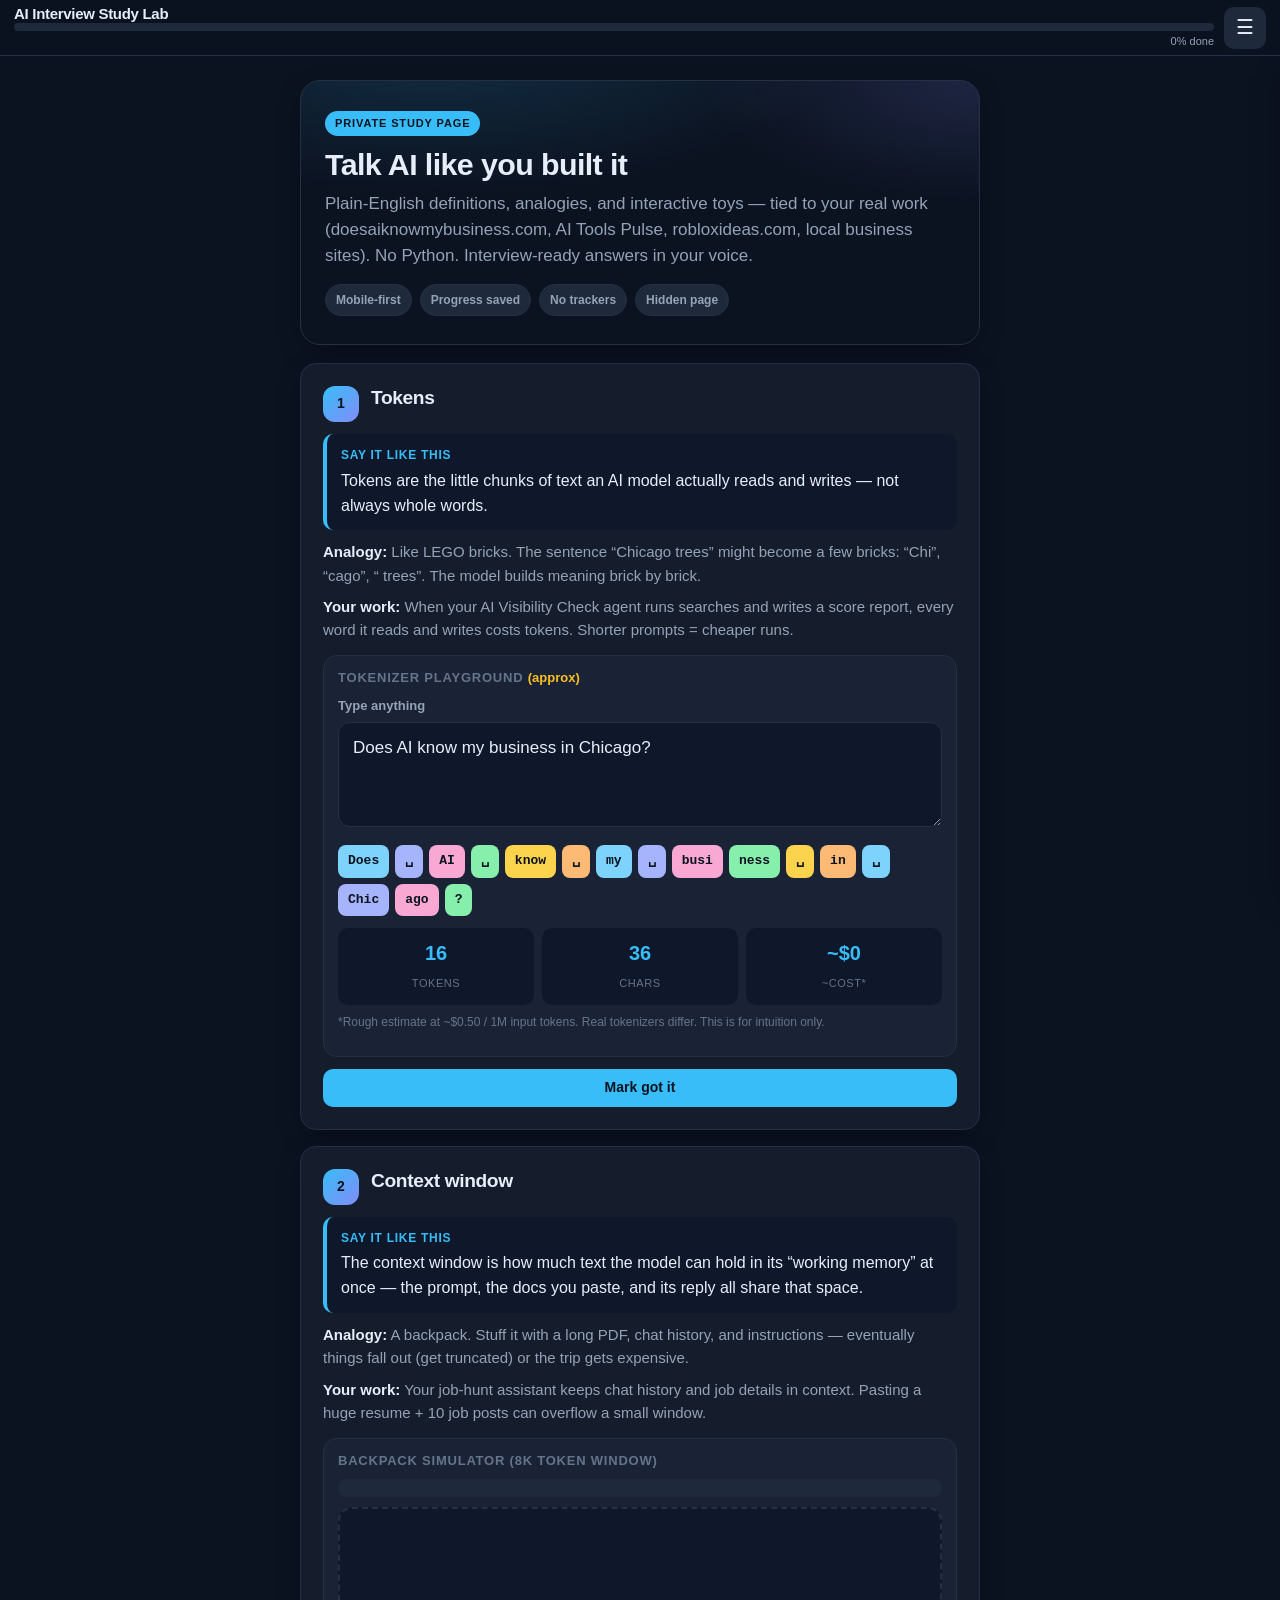
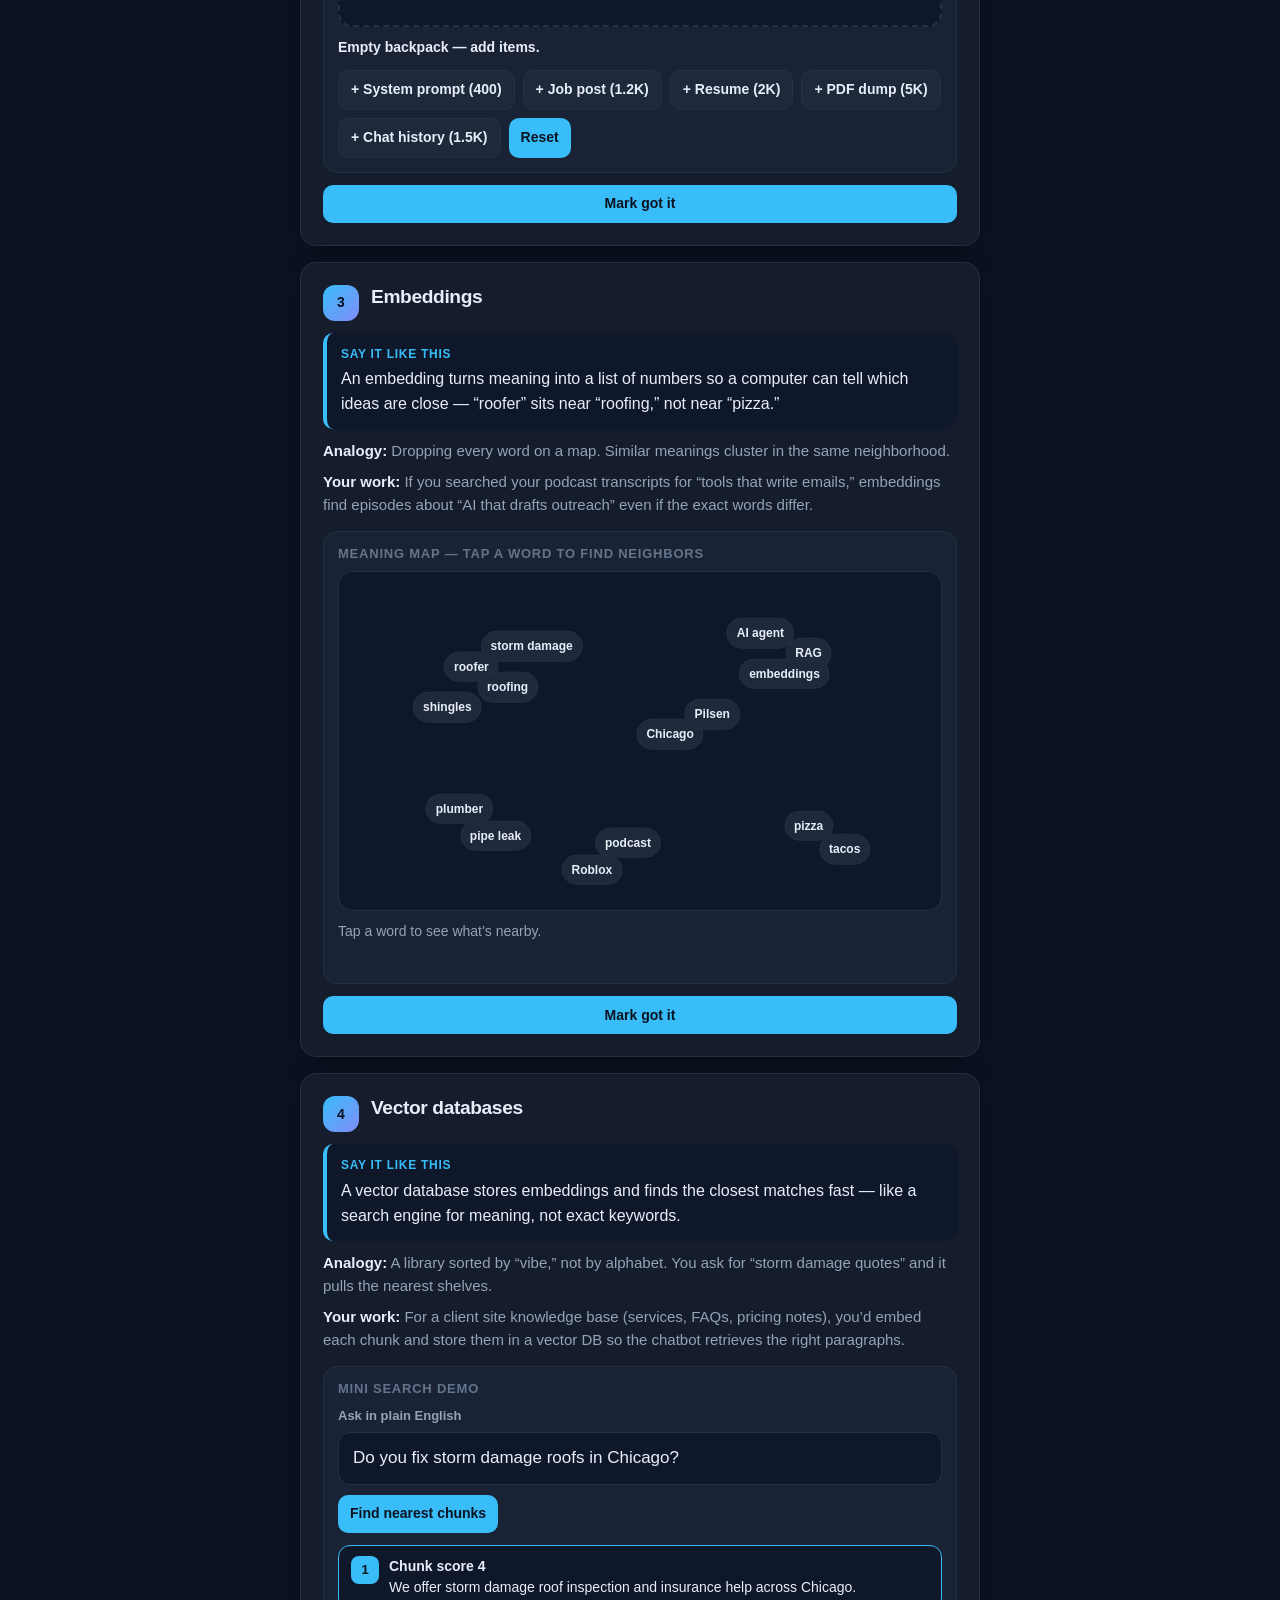
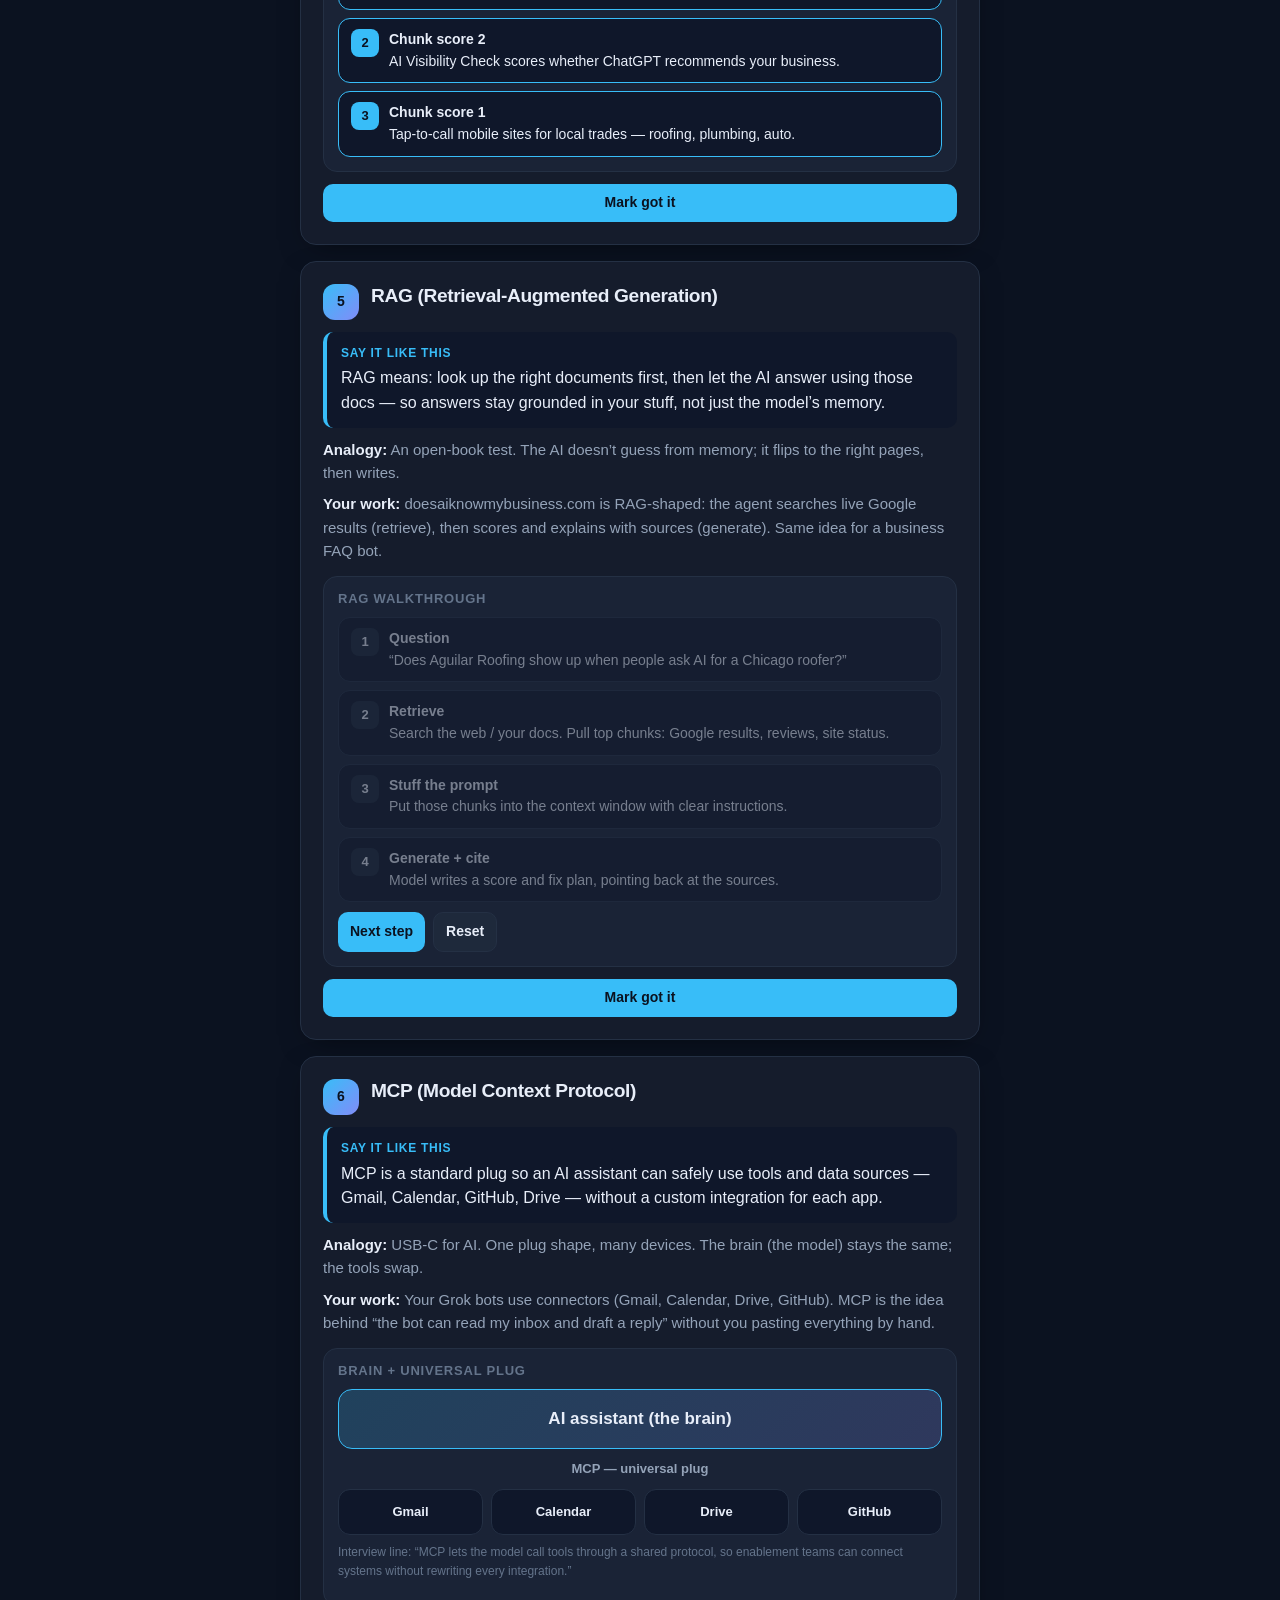
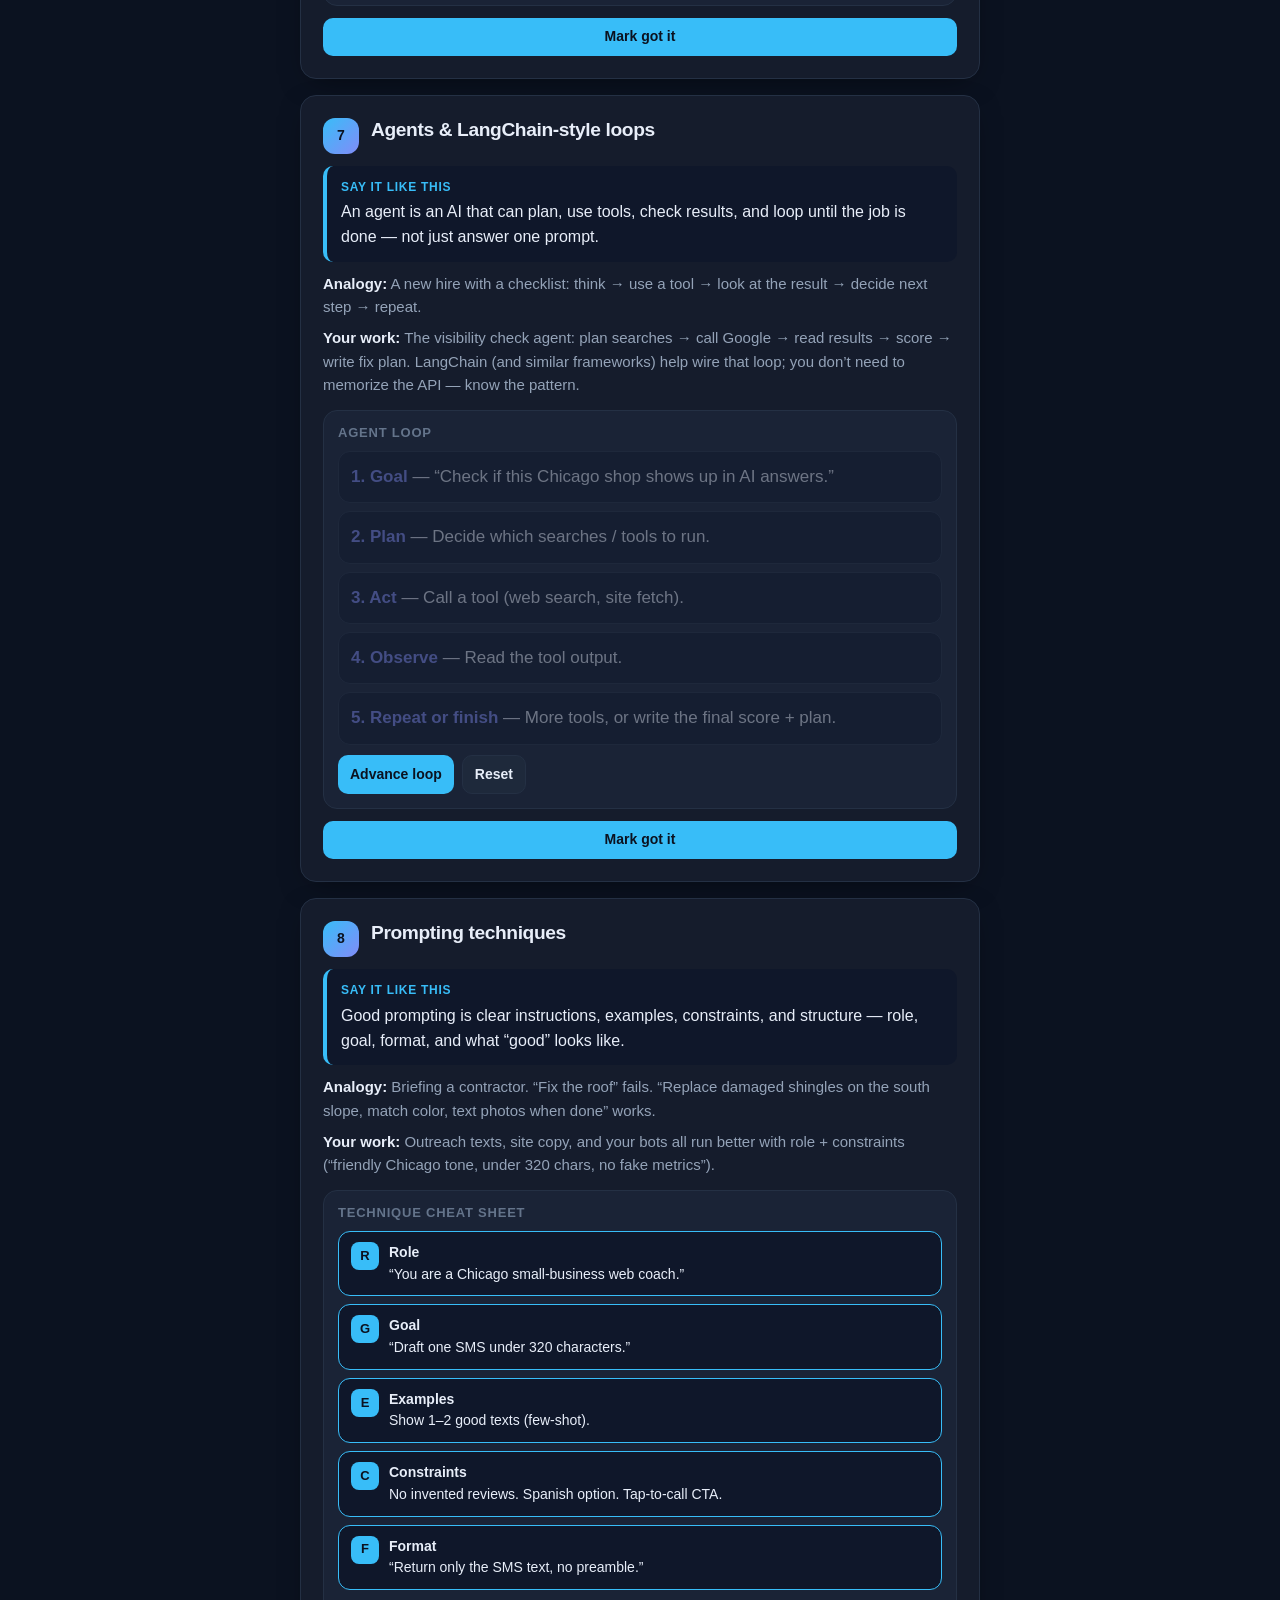
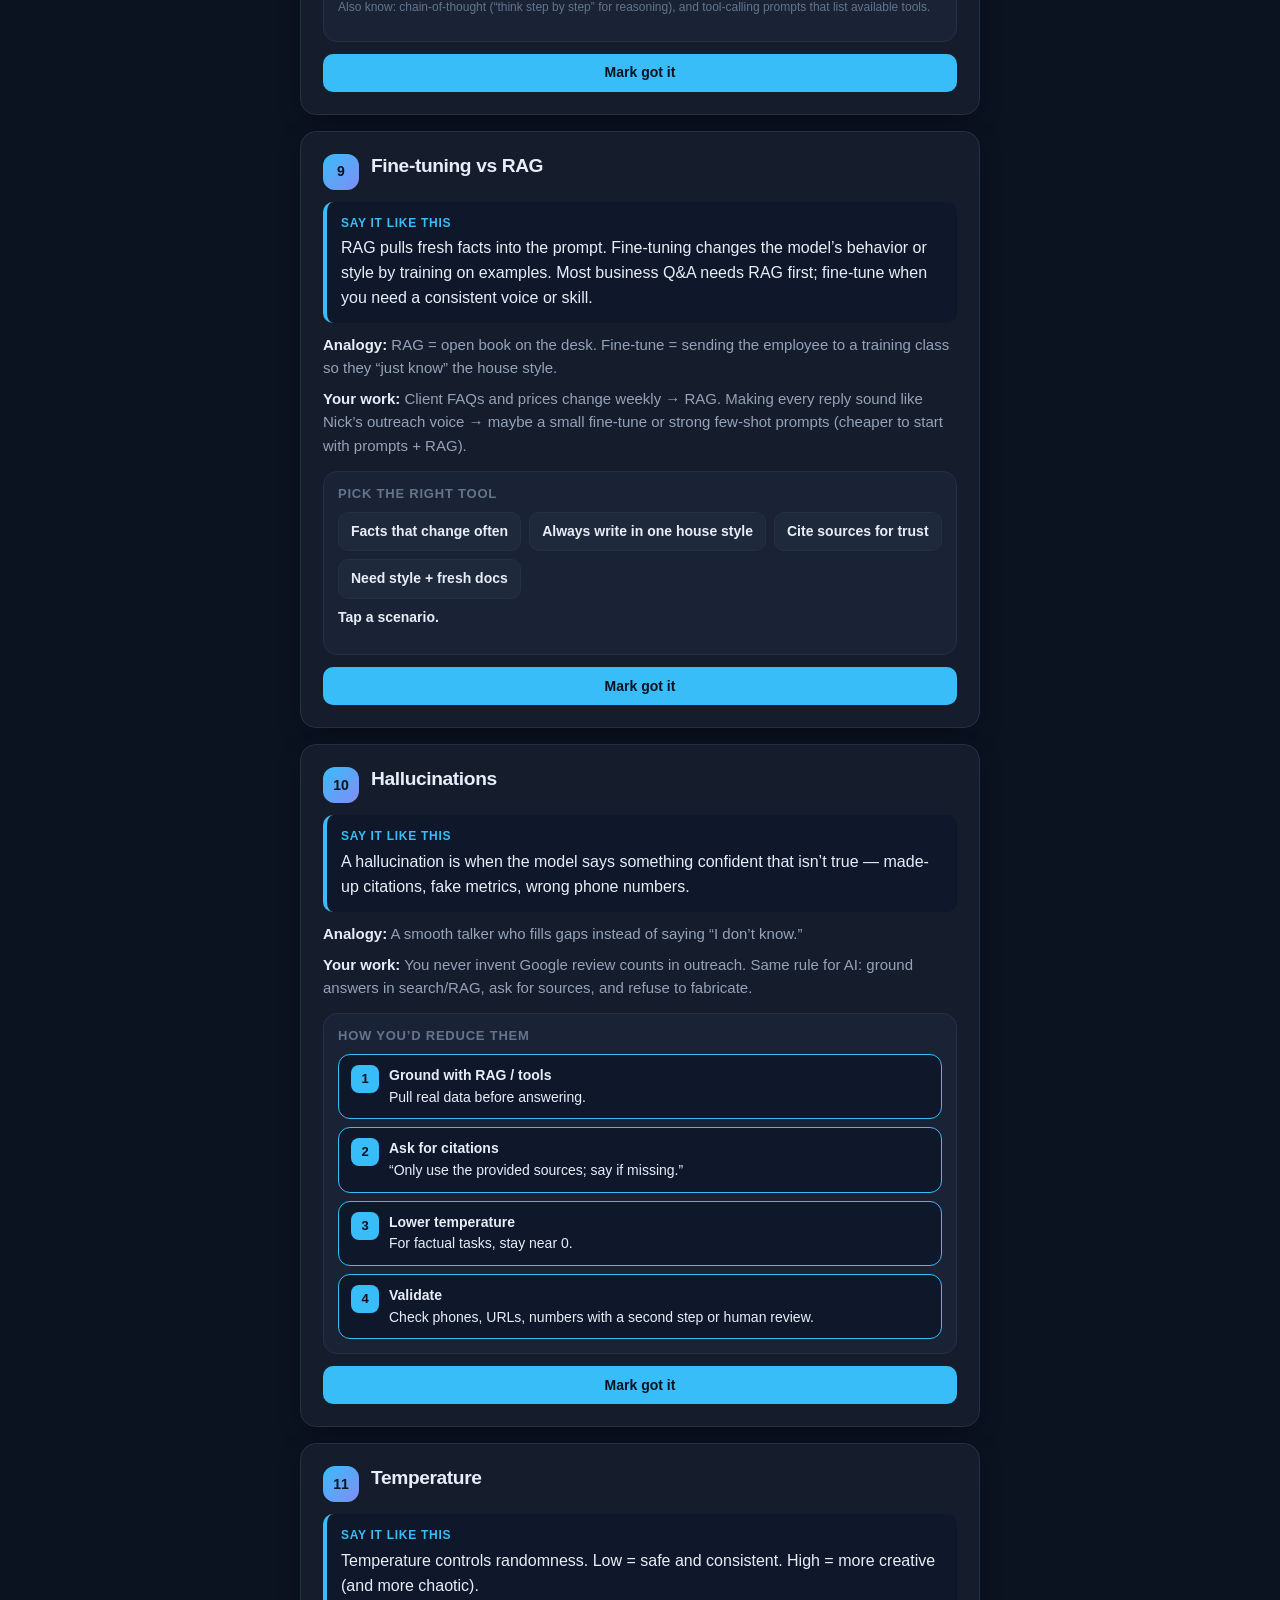
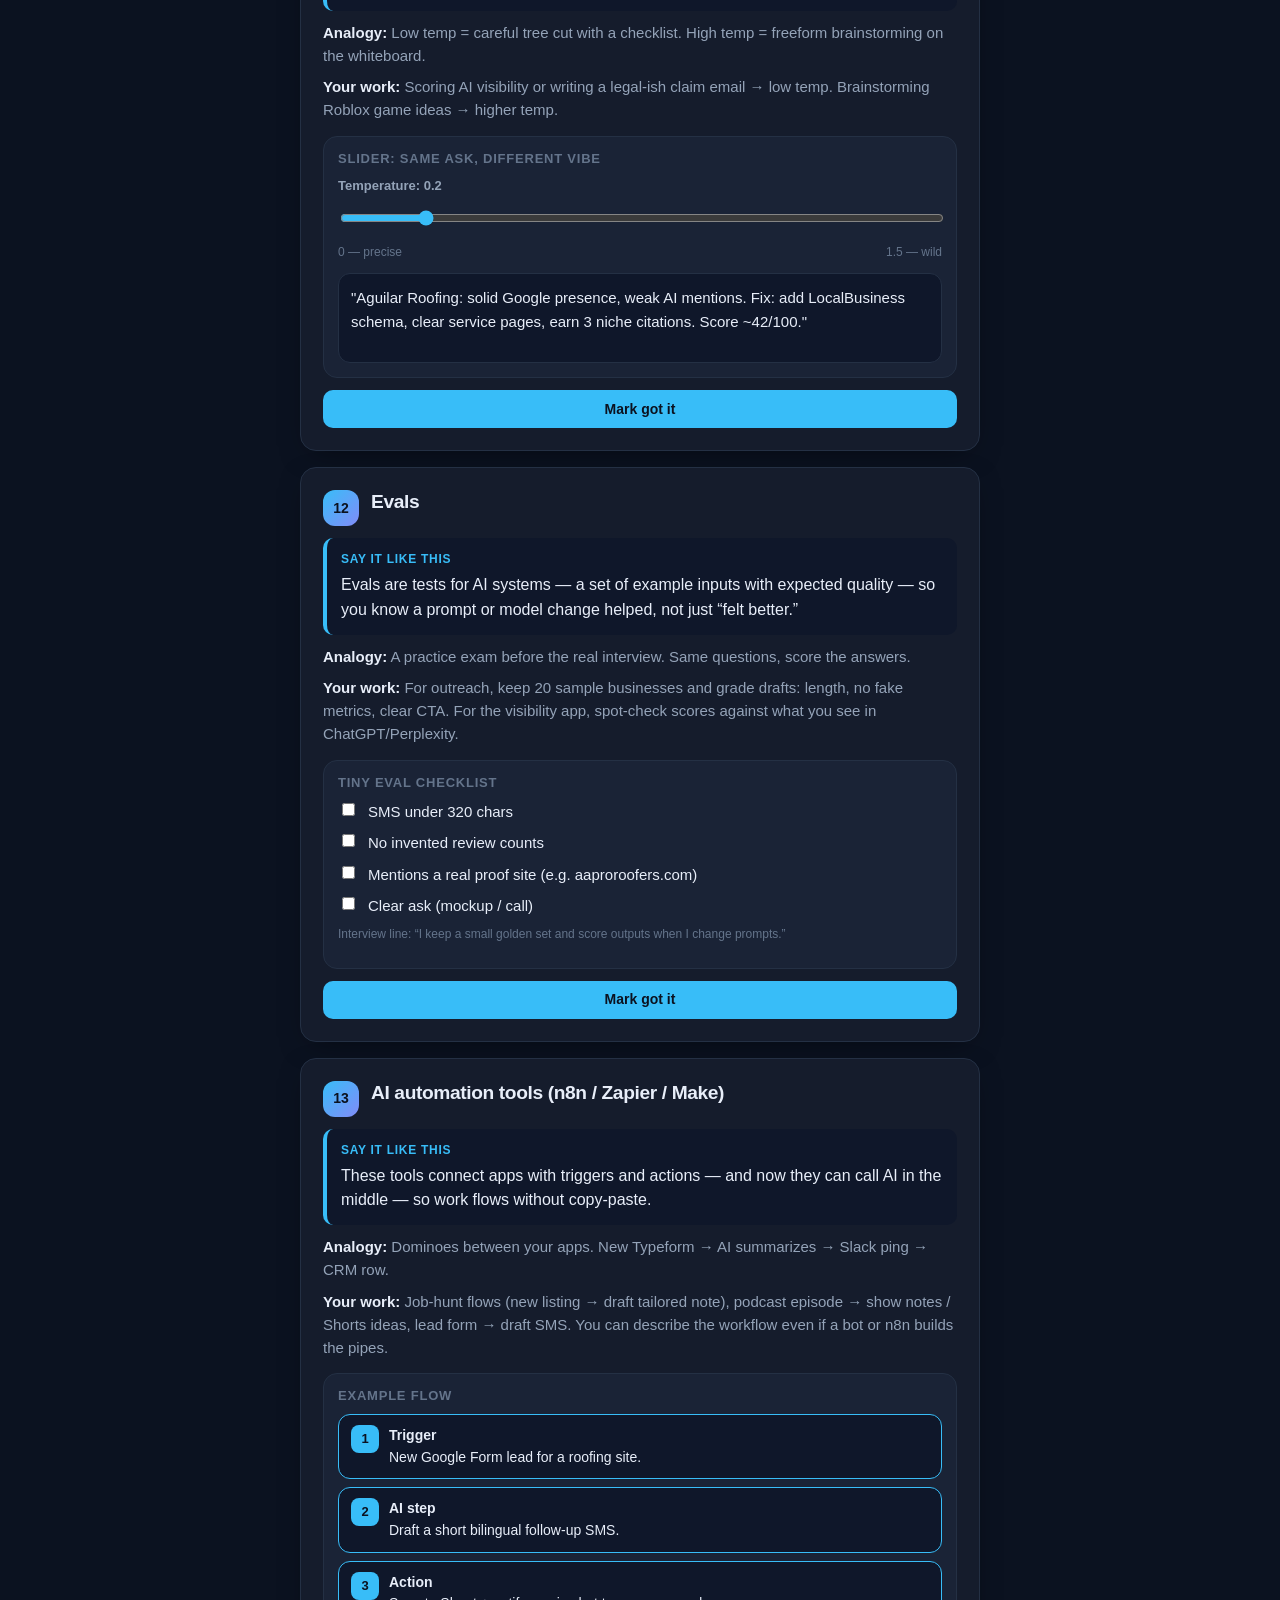
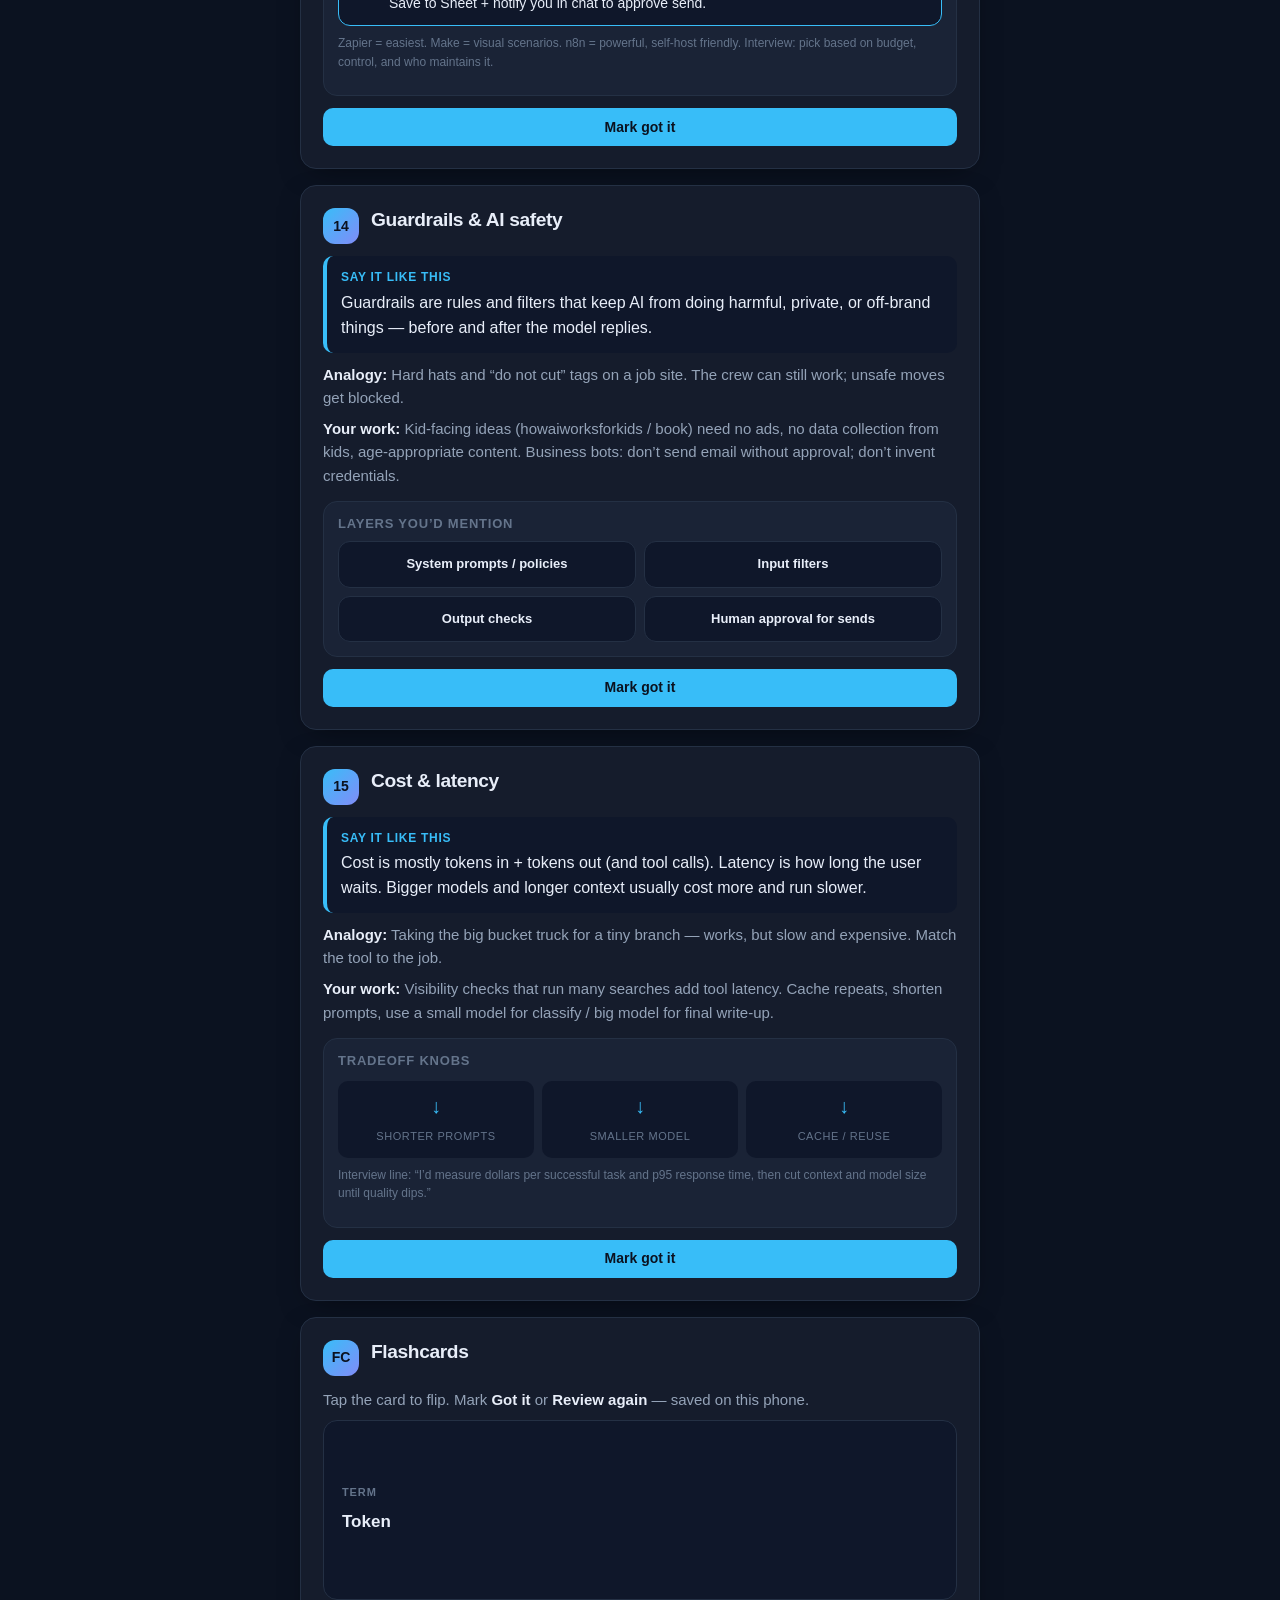
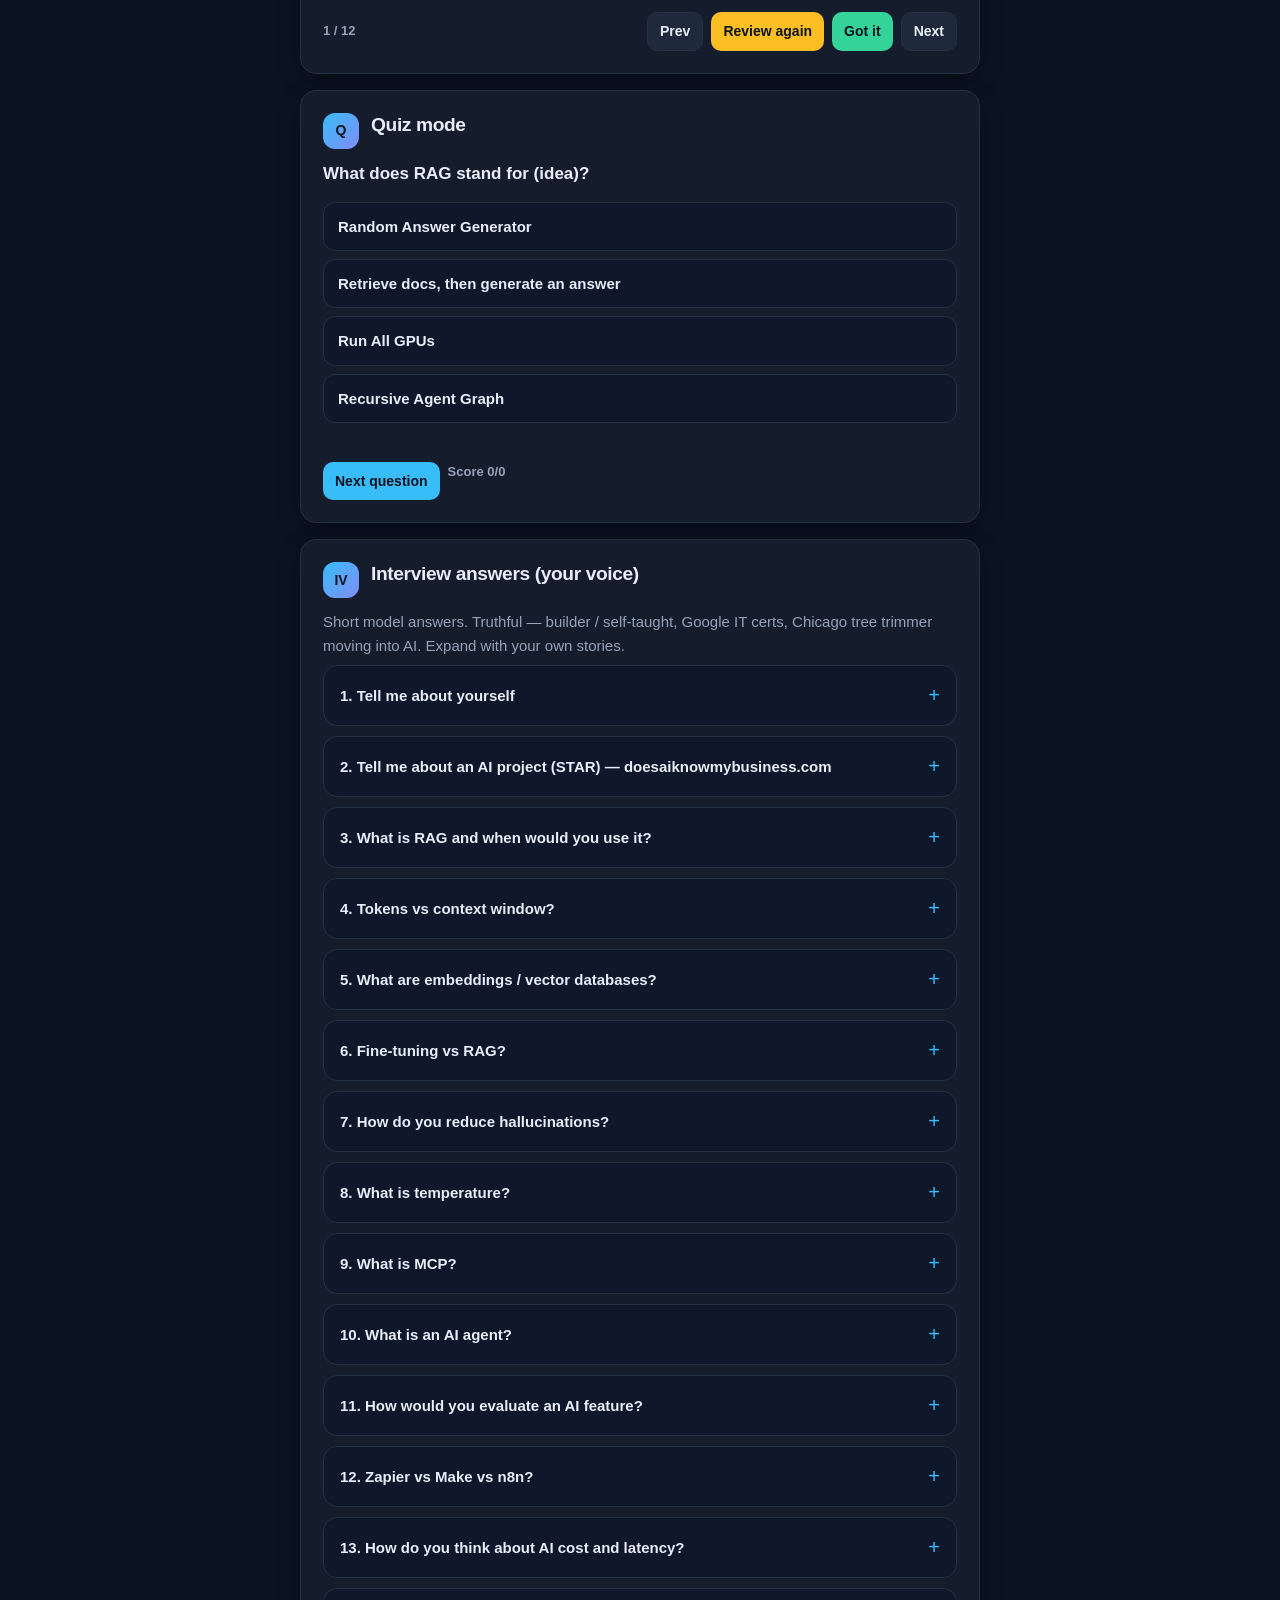
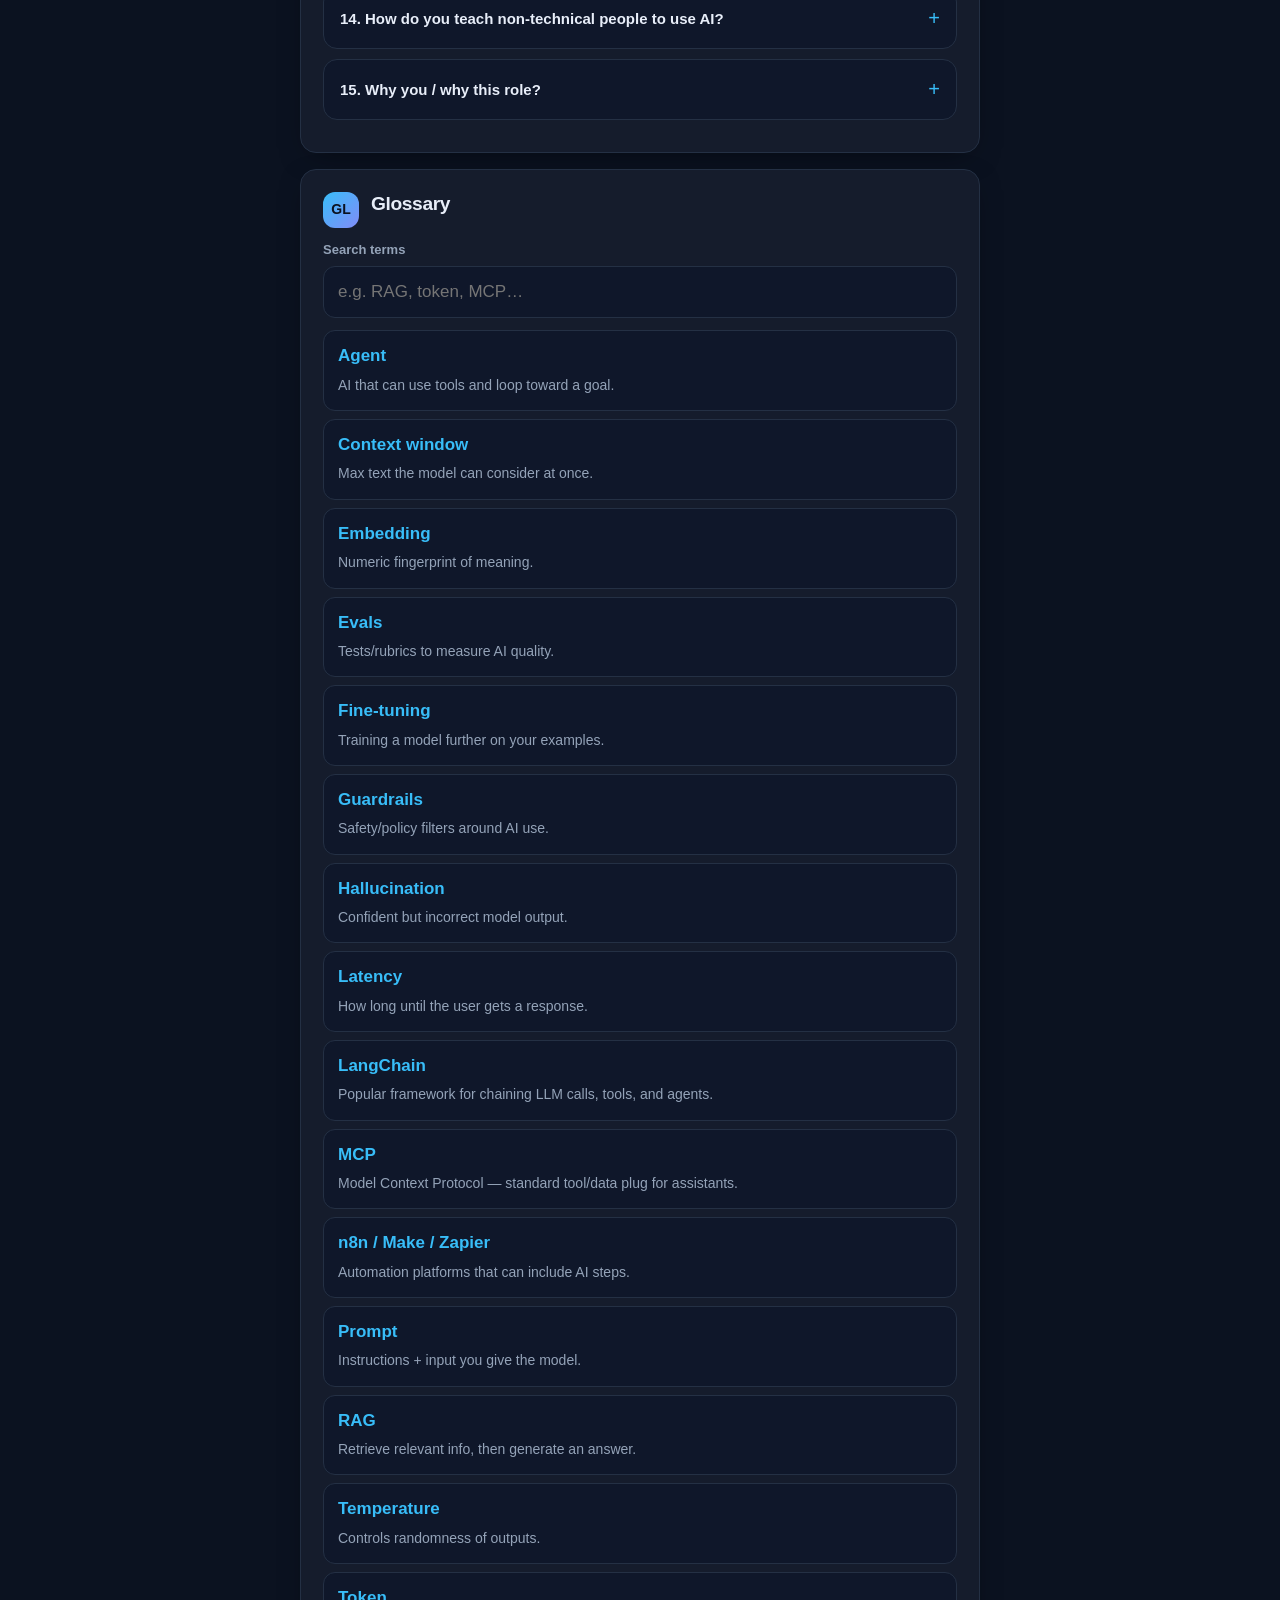
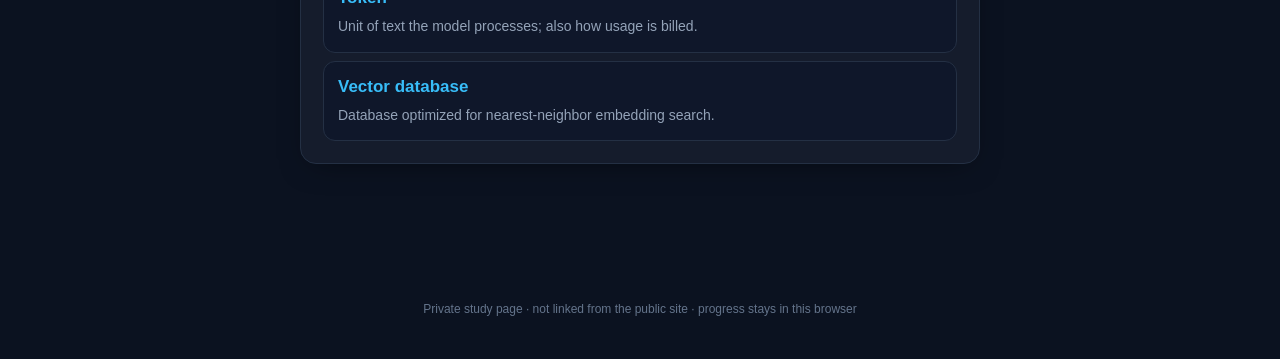
<file: l-fvrz2i6i/index.html>
<!doctype html>
<html lang="en">
<head>
<meta charset="utf-8">
<meta name="viewport" content="width=device-width,initial-scale=1,viewport-fit=cover">
<meta name="robots" content="noindex,nofollow,noarchive">
<meta name="googlebot" content="noindex,nofollow">
<meta name="referrer" content="no-referrer">
<meta name="theme-color" content="#0f172a">
<title>AI Interview Study Lab — Nick</title>
<link rel="icon" href="/favicon.ico" sizes="48x48">
<style>
*,*::before,*::after{box-sizing:border-box}
[hidden]{display:none!important}
:root{
  --bg:#0b1220; --bg2:#111827; --card:#151c2c; --card2:#1a2336;
  --ink:#e8eef9; --muted:#94a3b8; --faint:#64748b;
  --line:#243044; --accent:#38bdf8; --accent2:#818cf8; --ok:#34d399;
  --warn:#fbbf24; --bad:#f87171; --pink:#f472b6;
  --radius:16px; --nav-h:56px;
  --shadow:0 8px 30px -12px rgba(0,0,0,.55);
}
html{scroll-behavior:smooth;scroll-padding-top:calc(var(--nav-h) + 12px);-webkit-text-size-adjust:100%}
@media (prefers-reduced-motion:reduce){html{scroll-behavior:auto}*{animation:none!important;transition:none!important}}
body{margin:0;font:17px/1.55 -apple-system,BlinkMacSystemFont,"Segoe UI",Roboto,Helvetica,Arial,sans-serif;background:var(--bg);color:var(--ink);-webkit-font-smoothing:antialiased}
a{color:var(--accent)}
h1,h2,h3,h4{line-height:1.2;letter-spacing:-.02em;margin:0 0 .5em}
p{margin:0 0 .85em}
button,input,textarea,select{font:inherit}
.skip{position:absolute;left:-999px;top:8px;background:var(--accent);color:#0b1220;padding:8px 14px;border-radius:8px;z-index:100;font-weight:700}
.skip:focus{left:8px}
:focus-visible{outline:3px solid #7dd3fc;outline-offset:2px}
.topbar{position:sticky;top:0;z-index:40;height:var(--nav-h);display:flex;align-items:center;gap:10px;padding:0 14px;background:rgba(11,18,32,.92);backdrop-filter:blur(12px);-webkit-backdrop-filter:blur(12px);border-bottom:1px solid var(--line)}
.topbar h1{font-size:15px;margin:0;flex:1;white-space:nowrap;overflow:hidden;text-overflow:ellipsis}
.prog-wrap{flex:0 0 88px}
.prog{height:8px;background:#1e293b;border-radius:999px;overflow:hidden}
.prog>i{display:block;height:100%;width:0;background:linear-gradient(90deg,var(--accent),var(--accent2));border-radius:999px;transition:width .3s}
.prog-label{font-size:11px;color:var(--muted);text-align:right;margin-top:2px}
.menu-btn{width:42px;height:42px;border:0;border-radius:10px;background:#1e293b;color:var(--ink);cursor:pointer;display:inline-flex;align-items:center;justify-content:center;font-size:20px}
.drawer{position:fixed;inset:var(--nav-h) 0 0 auto;width:min(320px,88vw);background:var(--bg2);border-left:1px solid var(--line);padding:12px;overflow:auto;transform:translateX(100%);transition:transform .25s;z-index:35;box-shadow:var(--shadow)}
.drawer.open{transform:none}
.drawer a{display:block;padding:11px 12px;border-radius:10px;color:var(--ink);text-decoration:none;font-size:15px;font-weight:600}
.drawer a:hover,.drawer a:focus{background:#1e293b;color:var(--accent)}
.drawer .sec{font-size:11px;text-transform:uppercase;letter-spacing:.08em;color:var(--faint);padding:14px 12px 6px;font-weight:700}
.backdrop{position:fixed;inset:var(--nav-h) 0 0 0;background:rgba(0,0,0,.45);z-index:30;opacity:0;pointer-events:none;transition:opacity .2s}
.backdrop.show{opacity:1;pointer-events:auto}
main{max-width:720px;margin:0 auto;padding:18px 14px 80px}
.hero{background:radial-gradient(700px 280px at 20% -20%,rgba(56,189,248,.18),transparent 60%),radial-gradient(500px 220px at 100% 0,rgba(129,140,248,.16),transparent 55%);border:1px solid var(--line);border-radius:20px;padding:22px 18px;margin-bottom:18px;box-shadow:var(--shadow)}
.hero .tag{display:inline-block;font-size:11px;font-weight:800;letter-spacing:.08em;text-transform:uppercase;color:#0b1220;background:var(--accent);padding:4px 10px;border-radius:999px;margin-bottom:10px}
.hero h2{font-size:clamp(1.45rem,5vw,1.9rem);margin-bottom:8px}
.hero p{color:var(--muted);margin-bottom:0}
.chip-row{display:flex;flex-wrap:wrap;gap:8px;margin-top:14px}
.chip{font-size:12px;font-weight:700;padding:6px 10px;border-radius:999px;background:#1e293b;color:var(--muted);border:1px solid var(--line)}
.topic{background:var(--card);border:1px solid var(--line);border-radius:var(--radius);padding:18px;margin:0 0 16px;box-shadow:var(--shadow)}
.topic-head{display:flex;align-items:flex-start;gap:12px;margin-bottom:12px}
.tnum{flex:0 0 auto;width:36px;height:36px;border-radius:12px;display:flex;align-items:center;justify-content:center;font-weight:800;font-size:14px;background:linear-gradient(135deg,var(--accent),var(--accent2));color:#0b1220}
.topic h3{font-size:1.2rem;margin:0 0 2px}
.say{background:#0f172a;border-left:4px solid var(--accent);border-radius:10px;padding:12px 14px;margin:10px 0;font-size:16px}
.say strong{color:var(--accent);display:block;font-size:12px;text-transform:uppercase;letter-spacing:.06em;margin-bottom:4px}
.analogy,.tie{font-size:15px;color:var(--muted);margin:8px 0}
.analogy b,.tie b{color:var(--ink)}
.widget{margin-top:14px;padding:14px;background:var(--card2);border:1px solid var(--line);border-radius:14px}
.widget h4{font-size:13px;text-transform:uppercase;letter-spacing:.06em;color:var(--faint);margin:0 0 10px}
.hint{font-size:12px;color:var(--faint);margin-top:8px}
.btn{display:inline-flex;align-items:center;justify-content:center;gap:6px;min-height:44px;padding:10px 16px;border-radius:12px;border:0;font-weight:700;font-size:15px;cursor:pointer;-webkit-tap-highlight-color:transparent;color:#0b1220;background:var(--accent)}
.btn:active{transform:scale(.98)}
.btn-ghost{background:#1e293b;color:var(--ink);border:1px solid var(--line)}
.btn-ok{background:var(--ok)}
.btn-warn{background:var(--warn)}
.btn-row{display:flex;flex-wrap:wrap;gap:8px;margin-top:10px}
.btn-sm{min-height:38px;padding:8px 12px;font-size:14px;border-radius:10px}
.field{width:100%;padding:12px 14px;border-radius:12px;border:1px solid var(--line);background:#0f172a;color:var(--ink);resize:vertical}
.field:focus{outline:none;border-color:var(--accent)}
label.lbl{display:block;font-size:13px;font-weight:700;color:var(--muted);margin-bottom:6px}
.tokens{display:flex;flex-wrap:wrap;gap:6px;margin-top:10px;min-height:40px}
.tok{padding:6px 10px;border-radius:8px;font-family:ui-monospace,SFMono-Regular,Menlo,monospace;font-size:13px;font-weight:600;color:#0b1220}
.tok:nth-child(6n+1){background:#7dd3fc}
.tok:nth-child(6n+2){background:#a5b4fc}
.tok:nth-child(6n+3){background:#f9a8d4}
.tok:nth-child(6n+4){background:#86efac}
.tok:nth-child(6n+5){background:#fcd34d}
.tok:nth-child(6n+6){background:#fdba74}
.stats{display:grid;grid-template-columns:1fr 1fr 1fr;gap:8px;margin-top:12px}
.stat{background:#0f172a;border-radius:10px;padding:10px;text-align:center}
.stat b{display:block;font-size:1.25rem;color:var(--accent)}
.stat span{font-size:11px;color:var(--faint);text-transform:uppercase;letter-spacing:.05em}
.backpack{position:relative;border:2px dashed var(--line);border-radius:14px;padding:12px;min-height:120px;background:#0f172a}
.bp-fill{height:18px;background:#1e293b;border-radius:999px;overflow:hidden;margin-bottom:10px}
.bp-fill>i{display:block;height:100%;width:0;background:linear-gradient(90deg,var(--ok),var(--warn),var(--bad));transition:width .35s}
.bp-items{display:flex;flex-wrap:wrap;gap:6px}
.bp-item{padding:6px 10px;border-radius:8px;background:#1e293b;border:1px solid var(--line);font-size:13px;font-weight:600}
.bp-item.overflow{background:rgba(248,113,113,.2);border-color:var(--bad);color:var(--bad);text-decoration:line-through}
.bp-msg{margin-top:10px;font-size:14px;font-weight:700;min-height:1.4em}
.emap{position:relative;width:100%;aspect-ratio:1/1;max-height:340px;background:#0f172a;border-radius:14px;border:1px solid var(--line);overflow:hidden;touch-action:manipulation}
.edot{position:absolute;transform:translate(-50%,-50%);padding:5px 9px;border-radius:999px;font-size:12px;font-weight:700;background:#1e293b;border:1px solid var(--line);color:var(--ink);cursor:pointer;white-space:nowrap;z-index:1}
.edot:hover,.edot:focus,.edot.active{background:var(--accent);color:#0b1220;border-color:var(--accent);z-index:2}
.edot.near{background:rgba(52,211,153,.25);border-color:var(--ok);color:var(--ok)}
.enn{margin-top:10px;font-size:14px;color:var(--muted);min-height:2.6em}
.rag-steps{display:grid;gap:8px}
.rag-step{display:flex;gap:10px;align-items:flex-start;padding:10px 12px;border-radius:12px;background:#0f172a;border:1px solid var(--line);opacity:.45;transition:opacity .25s,border-color .25s}
.rag-step.on{opacity:1;border-color:var(--accent)}
.rag-step .n{flex:0 0 28px;height:28px;border-radius:8px;background:#1e293b;display:flex;align-items:center;justify-content:center;font-weight:800;font-size:13px}
.rag-step.on .n{background:var(--accent);color:#0b1220}
.rag-step p{margin:0;font-size:14px}
.rag-step strong{display:block;font-size:14px}
.temp-out{margin-top:12px;padding:12px;border-radius:12px;background:#0f172a;border:1px solid var(--line);font-size:15px;min-height:90px}
.range{width:100%;accent-color:var(--accent);height:28px}
.temp-labels{display:flex;justify-content:space-between;font-size:12px;color:var(--faint);margin-top:2px}
.mcp{display:grid;gap:10px}
.mcp-brain{text-align:center;padding:16px;border-radius:14px;background:linear-gradient(135deg,rgba(56,189,248,.2),rgba(129,140,248,.2));border:1px solid var(--accent);font-weight:800}
.mcp-plug{text-align:center;font-size:13px;color:var(--muted);font-weight:700}
.mcp-tools{display:grid;grid-template-columns:1fr 1fr;gap:8px}
.mcp-tool{padding:12px;border-radius:12px;background:#0f172a;border:1px solid var(--line);text-align:center;font-size:13px;font-weight:700}
.aloop{display:grid;gap:8px}
.aloop-item{padding:12px;border-radius:12px;background:#0f172a;border:1px solid var(--line);opacity:.4;transition:opacity .25s,border-color .25s}
.aloop-item.on{opacity:1;border-color:var(--accent2)}
.aloop-item strong{color:var(--accent2)}
.fc-area{perspective:1000px}
.fc{position:relative;min-height:180px;cursor:pointer;border-radius:14px;transform-style:preserve-3d;transition:transform .45s}
.fc.flipped{transform:rotateY(180deg)}
.fc-face{position:absolute;inset:0;backface-visibility:hidden;-webkit-backface-visibility:hidden;border-radius:14px;padding:18px;display:flex;flex-direction:column;justify-content:center;background:#0f172a;border:1px solid var(--line)}
.fc-back{transform:rotateY(180deg);background:linear-gradient(160deg,#0f172a,#1a2336)}
.fc-face .lbl{font-size:11px;text-transform:uppercase;letter-spacing:.08em;color:var(--faint);font-weight:800;margin-bottom:8px}
.fc-face p{margin:0;font-size:17px;font-weight:600}
.fc-nav{display:flex;justify-content:space-between;align-items:center;margin-top:12px;gap:8px;flex-wrap:wrap}
.fc-count{font-size:13px;color:var(--muted);font-weight:700}
.q-opt{display:block;width:100%;text-align:left;padding:12px 14px;margin:0 0 8px;border-radius:12px;border:1px solid var(--line);background:#0f172a;color:var(--ink);cursor:pointer;font-weight:600;font-size:15px}
.q-opt:hover{border-color:var(--accent)}
.q-opt.correct{border-color:var(--ok);background:rgba(52,211,153,.12);color:var(--ok)}
.q-opt.wrong{border-color:var(--bad);background:rgba(248,113,113,.12);color:var(--bad)}
.q-fb{margin-top:8px;font-size:14px;font-weight:600;min-height:1.4em}
.iq{border:1px solid var(--line);border-radius:14px;margin:0 0 10px;overflow:hidden;background:#0f172a}
.iq>summary{list-style:none;cursor:pointer;padding:14px 16px;font-weight:700;font-size:15px;display:flex;justify-content:space-between;gap:10px;align-items:center;-webkit-tap-highlight-color:transparent}
.iq>summary::-webkit-details-marker{display:none}
.iq>summary::after{content:"+";font-size:20px;color:var(--accent);font-weight:400}
.iq[open]>summary::after{content:"\2013"}
.iq .ans{padding:0 16px 16px;color:var(--muted);font-size:15px;white-space:pre-wrap}
.iq .ans b{color:var(--ink)}
.gloss-list{display:grid;gap:8px}
.g-item{padding:12px 14px;border-radius:12px;background:#0f172a;border:1px solid var(--line)}
.g-item strong{display:block;color:var(--accent);margin-bottom:2px}
.g-item span{font-size:14px;color:var(--muted)}
.tprog{margin-top:12px;display:flex;align-items:center;gap:10px;flex-wrap:wrap}
.tprog .btn{flex:1 1 auto}
.done-badge{font-size:12px;font-weight:800;color:var(--ok);display:none}
.topic.done .done-badge{display:inline}
footer{text-align:center;color:var(--faint);font-size:12px;padding:20px 14px 40px}
@media (min-width:640px){
  main{padding:24px 20px 100px}
  .hero{padding:28px 24px}
  .topic{padding:22px}
  .mcp-tools{grid-template-columns:repeat(4,1fr)}
}
</style>
</head>
<body>
<a class="skip" href="#main">Skip to content</a>
<header class="topbar">
  <div style="flex:1;min-width:0">
    <h1>AI Interview Study Lab</h1>
    <div class="prog-wrap" aria-hidden="true"><div class="prog"><i id="gprog"></i></div><div class="prog-label"><span id="gprogTxt">0%</span> done</div></div>
  </div>
  <button type="button" class="menu-btn" id="menuBtn" aria-expanded="false" aria-controls="drawer" aria-label="Open topics menu">&#9776;</button>
</header>
<div class="backdrop" id="backdrop" hidden></div>
<nav class="drawer" id="drawer" aria-label="Topics">
  <div class="sec">Learn</div>
  <a href="#tokens">1. Tokens</a>
  <a href="#context">2. Context window</a>
  <a href="#embeddings">3. Embeddings</a>
  <a href="#vectordb">4. Vector databases</a>
  <a href="#rag">5. RAG</a>
  <a href="#mcp">6. MCP</a>
  <a href="#agents">7. Agents</a>
  <a href="#prompting">8. Prompting</a>
  <a href="#finetune">9. Fine-tune vs RAG</a>
  <a href="#hallucinations">10. Hallucinations</a>
  <a href="#temperature">11. Temperature</a>
  <a href="#evals">12. Evals</a>
  <a href="#automation">13. Automation tools</a>
  <a href="#guardrails">14. Guardrails</a>
  <a href="#cost">15. Cost &amp; latency</a>
  <div class="sec">Practice</div>
  <a href="#flashcards">Flashcards</a>
  <a href="#quiz">Quiz</a>
  <a href="#interview">Interview answers</a>
  <a href="#glossary">Glossary</a>
</nav>

<main id="main">
<section class="hero">
  <span class="tag">Private study page</span>
  <h2>Talk AI like you built it</h2>
  <p>Plain-English definitions, analogies, and interactive toys — tied to your real work (doesaiknowmybusiness.com, AI Tools Pulse, robloxideas.com, local business sites). No Python. Interview-ready answers in your voice.</p>
  <div class="chip-row">
    <span class="chip">Mobile-first</span>
    <span class="chip">Progress saved</span>
    <span class="chip">No trackers</span>
    <span class="chip">Hidden page</span>
  </div>
</section>

<article class="topic" id="tokens" data-topic="tokens">
  <div class="topic-head"><div class="tnum">1</div><div><h3>Tokens</h3><span class="done-badge">&#10003; Got it</span></div></div>
  <div class="say"><strong>Say it like this</strong>Tokens are the little chunks of text an AI model actually reads and writes — not always whole words.</div>
  <p class="analogy"><b>Analogy:</b> Like LEGO bricks. The sentence “Chicago trees” might become a few bricks: “Chi”, “cago”, “ trees”. The model builds meaning brick by brick.</p>
  <p class="tie"><b>Your work:</b> When your AI Visibility Check agent runs searches and writes a score report, every word it reads and writes costs tokens. Shorter prompts = cheaper runs.</p>
  <div class="widget">
    <h4>Tokenizer playground <span style="font-weight:600;text-transform:none;letter-spacing:0;color:var(--warn)">(approx)</span></h4>
    <label class="lbl" for="tokIn">Type anything</label>
    <textarea id="tokIn" class="field" rows="3" placeholder="Does AI know my business in Chicago?">Does AI know my business in Chicago?</textarea>
    <div class="tokens" id="tokOut" aria-live="polite"></div>
    <div class="stats">
      <div class="stat"><b id="tokCount">0</b><span>Tokens</span></div>
      <div class="stat"><b id="tokChars">0</b><span>Chars</span></div>
      <div class="stat"><b id="tokCost">$0</b><span>~Cost*</span></div>
    </div>
    <p class="hint">*Rough estimate at ~$0.50 / 1M input tokens. Real tokenizers differ. This is for intuition only.</p>
  </div>
  <div class="tprog"><button type="button" class="btn btn-sm mark-done" data-topic="tokens">Mark got it</button></div>
</article>

<article class="topic" id="context" data-topic="context">
  <div class="topic-head"><div class="tnum">2</div><div><h3>Context window</h3><span class="done-badge">&#10003; Got it</span></div></div>
  <div class="say"><strong>Say it like this</strong>The context window is how much text the model can hold in its “working memory” at once — the prompt, the docs you paste, and its reply all share that space.</div>
  <p class="analogy"><b>Analogy:</b> A backpack. Stuff it with a long PDF, chat history, and instructions — eventually things fall out (get truncated) or the trip gets expensive.</p>
  <p class="tie"><b>Your work:</b> Your job-hunt assistant keeps chat history and job details in context. Pasting a huge resume + 10 job posts can overflow a small window.</p>
  <div class="widget">
    <h4>Backpack simulator (8K token window)</h4>
    <div class="bp-fill" aria-hidden="true"><i id="bpBar"></i></div>
    <div class="backpack"><div class="bp-items" id="bpItems"></div></div>
    <p class="bp-msg" id="bpMsg" aria-live="polite"></p>
    <div class="btn-row">
      <button type="button" class="btn btn-sm btn-ghost" data-bp="sys">+ System prompt (400)</button>
      <button type="button" class="btn btn-sm btn-ghost" data-bp="job">+ Job post (1.2K)</button>
      <button type="button" class="btn btn-sm btn-ghost" data-bp="resume">+ Resume (2K)</button>
      <button type="button" class="btn btn-sm btn-ghost" data-bp="pdf">+ PDF dump (5K)</button>
      <button type="button" class="btn btn-sm btn-ghost" data-bp="chat">+ Chat history (1.5K)</button>
      <button type="button" class="btn btn-sm" id="bpReset">Reset</button>
    </div>
  </div>
  <div class="tprog"><button type="button" class="btn btn-sm mark-done" data-topic="context">Mark got it</button></div>
</article>

<article class="topic" id="embeddings" data-topic="embeddings">
  <div class="topic-head"><div class="tnum">3</div><div><h3>Embeddings</h3><span class="done-badge">&#10003; Got it</span></div></div>
  <div class="say"><strong>Say it like this</strong>An embedding turns meaning into a list of numbers so a computer can tell which ideas are close — “roofer” sits near “roofing,” not near “pizza.”</div>
  <p class="analogy"><b>Analogy:</b> Dropping every word on a map. Similar meanings cluster in the same neighborhood.</p>
  <p class="tie"><b>Your work:</b> If you searched your podcast transcripts for “tools that write emails,” embeddings find episodes about “AI that drafts outreach” even if the exact words differ.</p>
  <div class="widget">
    <h4>Meaning map — tap a word to find neighbors</h4>
    <div class="emap" id="emap" role="img" aria-label="2D map of word embeddings"></div>
    <p class="enn" id="enn" aria-live="polite">Tap a word to see what’s nearby.</p>
  </div>
  <div class="tprog"><button type="button" class="btn btn-sm mark-done" data-topic="embeddings">Mark got it</button></div>
</article>

<article class="topic" id="vectordb" data-topic="vectordb">
  <div class="topic-head"><div class="tnum">4</div><div><h3>Vector databases</h3><span class="done-badge">&#10003; Got it</span></div></div>
  <div class="say"><strong>Say it like this</strong>A vector database stores embeddings and finds the closest matches fast — like a search engine for meaning, not exact keywords.</div>
  <p class="analogy"><b>Analogy:</b> A library sorted by “vibe,” not by alphabet. You ask for “storm damage quotes” and it pulls the nearest shelves.</p>
  <p class="tie"><b>Your work:</b> For a client site knowledge base (services, FAQs, pricing notes), you’d embed each chunk and store them in a vector DB so the chatbot retrieves the right paragraphs.</p>
  <div class="widget">
    <h4>Mini search demo</h4>
    <label class="lbl" for="vQuery">Ask in plain English</label>
    <input id="vQuery" class="field" value="Do you fix storm damage roofs in Chicago?">
    <div class="btn-row"><button type="button" class="btn btn-sm" id="vSearch">Find nearest chunks</button></div>
    <div id="vResults" class="rag-steps" style="margin-top:12px" aria-live="polite"></div>
  </div>
  <div class="tprog"><button type="button" class="btn btn-sm mark-done" data-topic="vectordb">Mark got it</button></div>
</article>

<article class="topic" id="rag" data-topic="rag">
  <div class="topic-head"><div class="tnum">5</div><div><h3>RAG (Retrieval-Augmented Generation)</h3><span class="done-badge">&#10003; Got it</span></div></div>
  <div class="say"><strong>Say it like this</strong>RAG means: look up the right documents first, then let the AI answer using those docs — so answers stay grounded in your stuff, not just the model’s memory.</div>
  <p class="analogy"><b>Analogy:</b> An open-book test. The AI doesn’t guess from memory; it flips to the right pages, then writes.</p>
  <p class="tie"><b>Your work:</b> doesaiknowmybusiness.com is RAG-shaped: the agent searches live Google results (retrieve), then scores and explains with sources (generate). Same idea for a business FAQ bot.</p>
  <div class="widget">
    <h4>RAG walkthrough</h4>
    <div class="rag-steps" id="ragSteps">
      <div class="rag-step" data-i="0"><div class="n">1</div><div><strong>Question</strong><p>“Does Aguilar Roofing show up when people ask AI for a Chicago roofer?”</p></div></div>
      <div class="rag-step" data-i="1"><div class="n">2</div><div><strong>Retrieve</strong><p>Search the web / your docs. Pull top chunks: Google results, reviews, site status.</p></div></div>
      <div class="rag-step" data-i="2"><div class="n">3</div><div><strong>Stuff the prompt</strong><p>Put those chunks into the context window with clear instructions.</p></div></div>
      <div class="rag-step" data-i="3"><div class="n">4</div><div><strong>Generate + cite</strong><p>Model writes a score and fix plan, pointing back at the sources.</p></div></div>
    </div>
    <div class="btn-row">
      <button type="button" class="btn btn-sm" id="ragNext">Next step</button>
      <button type="button" class="btn btn-sm btn-ghost" id="ragReset">Reset</button>
    </div>
  </div>
  <div class="tprog"><button type="button" class="btn btn-sm mark-done" data-topic="rag">Mark got it</button></div>
</article>

<article class="topic" id="mcp" data-topic="mcp">
  <div class="topic-head"><div class="tnum">6</div><div><h3>MCP (Model Context Protocol)</h3><span class="done-badge">&#10003; Got it</span></div></div>
  <div class="say"><strong>Say it like this</strong>MCP is a standard plug so an AI assistant can safely use tools and data sources — Gmail, Calendar, GitHub, Drive — without a custom integration for each app.</div>
  <p class="analogy"><b>Analogy:</b> USB-C for AI. One plug shape, many devices. The brain (the model) stays the same; the tools swap.</p>
  <p class="tie"><b>Your work:</b> Your Grok bots use connectors (Gmail, Calendar, Drive, GitHub). MCP is the idea behind “the bot can read my inbox and draft a reply” without you pasting everything by hand.</p>
  <div class="widget">
    <h4>Brain + universal plug</h4>
    <div class="mcp">
      <div class="mcp-brain">AI assistant (the brain)</div>
      <div class="mcp-plug">MCP — universal plug</div>
      <div class="mcp-tools">
        <div class="mcp-tool">Gmail</div>
        <div class="mcp-tool">Calendar</div>
        <div class="mcp-tool">Drive</div>
        <div class="mcp-tool">GitHub</div>
      </div>
    </div>
    <p class="hint">Interview line: “MCP lets the model call tools through a shared protocol, so enablement teams can connect systems without rewriting every integration.”</p>
  </div>
  <div class="tprog"><button type="button" class="btn btn-sm mark-done" data-topic="mcp">Mark got it</button></div>
</article>

<article class="topic" id="agents" data-topic="agents">
  <div class="topic-head"><div class="tnum">7</div><div><h3>Agents &amp; LangChain-style loops</h3><span class="done-badge">&#10003; Got it</span></div></div>
  <div class="say"><strong>Say it like this</strong>An agent is an AI that can plan, use tools, check results, and loop until the job is done — not just answer one prompt.</div>
  <p class="analogy"><b>Analogy:</b> A new hire with a checklist: think → use a tool → look at the result → decide next step → repeat.</p>
  <p class="tie"><b>Your work:</b> The visibility check agent: plan searches → call Google → read results → score → write fix plan. LangChain (and similar frameworks) help wire that loop; you don’t need to memorize the API — know the pattern.</p>
  <div class="widget">
    <h4>Agent loop</h4>
    <div class="aloop" id="aloop">
      <div class="aloop-item" data-i="0"><strong>1. Goal</strong> — “Check if this Chicago shop shows up in AI answers.”</div>
      <div class="aloop-item" data-i="1"><strong>2. Plan</strong> — Decide which searches / tools to run.</div>
      <div class="aloop-item" data-i="2"><strong>3. Act</strong> — Call a tool (web search, site fetch).</div>
      <div class="aloop-item" data-i="3"><strong>4. Observe</strong> — Read the tool output.</div>
      <div class="aloop-item" data-i="4"><strong>5. Repeat or finish</strong> — More tools, or write the final score + plan.</div>
    </div>
    <div class="btn-row">
      <button type="button" class="btn btn-sm" id="agentNext">Advance loop</button>
      <button type="button" class="btn btn-sm btn-ghost" id="agentReset">Reset</button>
    </div>
  </div>
  <div class="tprog"><button type="button" class="btn btn-sm mark-done" data-topic="agents">Mark got it</button></div>
</article>

<article class="topic" id="prompting" data-topic="prompting">
  <div class="topic-head"><div class="tnum">8</div><div><h3>Prompting techniques</h3><span class="done-badge">&#10003; Got it</span></div></div>
  <div class="say"><strong>Say it like this</strong>Good prompting is clear instructions, examples, constraints, and structure — role, goal, format, and what “good” looks like.</div>
  <p class="analogy"><b>Analogy:</b> Briefing a contractor. “Fix the roof” fails. “Replace damaged shingles on the south slope, match color, text photos when done” works.</p>
  <p class="tie"><b>Your work:</b> Outreach texts, site copy, and your bots all run better with role + constraints (“friendly Chicago tone, under 320 chars, no fake metrics”).</p>
  <div class="widget">
    <h4>Technique cheat sheet</h4>
    <div class="rag-steps">
      <div class="rag-step on"><div class="n">R</div><div><strong>Role</strong><p>“You are a Chicago small-business web coach.”</p></div></div>
      <div class="rag-step on"><div class="n">G</div><div><strong>Goal</strong><p>“Draft one SMS under 320 characters.”</p></div></div>
      <div class="rag-step on"><div class="n">E</div><div><strong>Examples</strong><p>Show 1–2 good texts (few-shot).</p></div></div>
      <div class="rag-step on"><div class="n">C</div><div><strong>Constraints</strong><p>No invented reviews. Spanish option. Tap-to-call CTA.</p></div></div>
      <div class="rag-step on"><div class="n">F</div><div><strong>Format</strong><p>“Return only the SMS text, no preamble.”</p></div></div>
    </div>
    <p class="hint">Also know: chain-of-thought (“think step by step” for reasoning), and tool-calling prompts that list available tools.</p>
  </div>
  <div class="tprog"><button type="button" class="btn btn-sm mark-done" data-topic="prompting">Mark got it</button></div>
</article>

<article class="topic" id="finetune" data-topic="finetune">
  <div class="topic-head"><div class="tnum">9</div><div><h3>Fine-tuning vs RAG</h3><span class="done-badge">&#10003; Got it</span></div></div>
  <div class="say"><strong>Say it like this</strong>RAG pulls fresh facts into the prompt. Fine-tuning changes the model’s behavior or style by training on examples. Most business Q&amp;A needs RAG first; fine-tune when you need a consistent voice or skill.</div>
  <p class="analogy"><b>Analogy:</b> RAG = open book on the desk. Fine-tune = sending the employee to a training class so they “just know” the house style.</p>
  <p class="tie"><b>Your work:</b> Client FAQs and prices change weekly → RAG. Making every reply sound like Nick’s outreach voice → maybe a small fine-tune or strong few-shot prompts (cheaper to start with prompts + RAG).</p>
  <div class="widget">
    <h4>Pick the right tool</h4>
    <div class="btn-row">
      <button type="button" class="btn btn-sm btn-ghost ft-q" data-a="rag">Facts that change often</button>
      <button type="button" class="btn btn-sm btn-ghost ft-q" data-a="ft">Always write in one house style</button>
      <button type="button" class="btn btn-sm btn-ghost ft-q" data-a="rag">Cite sources for trust</button>
      <button type="button" class="btn btn-sm btn-ghost ft-q" data-a="both">Need style + fresh docs</button>
    </div>
    <p class="q-fb" id="ftFb" aria-live="polite">Tap a scenario.</p>
  </div>
  <div class="tprog"><button type="button" class="btn btn-sm mark-done" data-topic="finetune">Mark got it</button></div>
</article>

<article class="topic" id="hallucinations" data-topic="hallucinations">
  <div class="topic-head"><div class="tnum">10</div><div><h3>Hallucinations</h3><span class="done-badge">&#10003; Got it</span></div></div>
  <div class="say"><strong>Say it like this</strong>A hallucination is when the model says something confident that isn’t true — made-up citations, fake metrics, wrong phone numbers.</div>
  <p class="analogy"><b>Analogy:</b> A smooth talker who fills gaps instead of saying “I don’t know.”</p>
  <p class="tie"><b>Your work:</b> You never invent Google review counts in outreach. Same rule for AI: ground answers in search/RAG, ask for sources, and refuse to fabricate.</p>
  <div class="widget">
    <h4>How you’d reduce them</h4>
    <div class="rag-steps">
      <div class="rag-step on"><div class="n">1</div><div><strong>Ground with RAG / tools</strong><p>Pull real data before answering.</p></div></div>
      <div class="rag-step on"><div class="n">2</div><div><strong>Ask for citations</strong><p>“Only use the provided sources; say if missing.”</p></div></div>
      <div class="rag-step on"><div class="n">3</div><div><strong>Lower temperature</strong><p>For factual tasks, stay near 0.</p></div></div>
      <div class="rag-step on"><div class="n">4</div><div><strong>Validate</strong><p>Check phones, URLs, numbers with a second step or human review.</p></div></div>
    </div>
  </div>
  <div class="tprog"><button type="button" class="btn btn-sm mark-done" data-topic="hallucinations">Mark got it</button></div>
</article>

<article class="topic" id="temperature" data-topic="temperature">
  <div class="topic-head"><div class="tnum">11</div><div><h3>Temperature</h3><span class="done-badge">&#10003; Got it</span></div></div>
  <div class="say"><strong>Say it like this</strong>Temperature controls randomness. Low = safe and consistent. High = more creative (and more chaotic).</div>
  <p class="analogy"><b>Analogy:</b> Low temp = careful tree cut with a checklist. High temp = freeform brainstorming on the whiteboard.</p>
  <p class="tie"><b>Your work:</b> Scoring AI visibility or writing a legal-ish claim email → low temp. Brainstorming Roblox game ideas → higher temp.</p>
  <div class="widget">
    <h4>Slider: same ask, different vibe</h4>
    <label class="lbl" for="tempRange">Temperature: <span id="tempVal">0.2</span></label>
    <input type="range" id="tempRange" class="range" min="0" max="1.5" step="0.1" value="0.2">
    <div class="temp-labels"><span>0 — precise</span><span>1.5 — wild</span></div>
    <div class="temp-out" id="tempOut" aria-live="polite"></div>
  </div>
  <div class="tprog"><button type="button" class="btn btn-sm mark-done" data-topic="temperature">Mark got it</button></div>
</article>

<article class="topic" id="evals" data-topic="evals">
  <div class="topic-head"><div class="tnum">12</div><div><h3>Evals</h3><span class="done-badge">&#10003; Got it</span></div></div>
  <div class="say"><strong>Say it like this</strong>Evals are tests for AI systems — a set of example inputs with expected quality — so you know a prompt or model change helped, not just “felt better.”</div>
  <p class="analogy"><b>Analogy:</b> A practice exam before the real interview. Same questions, score the answers.</p>
  <p class="tie"><b>Your work:</b> For outreach, keep 20 sample businesses and grade drafts: length, no fake metrics, clear CTA. For the visibility app, spot-check scores against what you see in ChatGPT/Perplexity.</p>
  <div class="widget">
    <h4>Tiny eval checklist</h4>
    <label style="display:flex;gap:10px;align-items:flex-start;margin:8px 0;font-size:15px"><input type="checkbox" class="ev"> SMS under 320 chars</label>
    <label style="display:flex;gap:10px;align-items:flex-start;margin:8px 0;font-size:15px"><input type="checkbox" class="ev"> No invented review counts</label>
    <label style="display:flex;gap:10px;align-items:flex-start;margin:8px 0;font-size:15px"><input type="checkbox" class="ev"> Mentions a real proof site (e.g. aaproroofers.com)</label>
    <label style="display:flex;gap:10px;align-items:flex-start;margin:8px 0;font-size:15px"><input type="checkbox" class="ev"> Clear ask (mockup / call)</label>
    <p class="hint">Interview line: “I keep a small golden set and score outputs when I change prompts.”</p>
  </div>
  <div class="tprog"><button type="button" class="btn btn-sm mark-done" data-topic="evals">Mark got it</button></div>
</article>

<article class="topic" id="automation" data-topic="automation">
  <div class="topic-head"><div class="tnum">13</div><div><h3>AI automation tools (n8n / Zapier / Make)</h3><span class="done-badge">&#10003; Got it</span></div></div>
  <div class="say"><strong>Say it like this</strong>These tools connect apps with triggers and actions — and now they can call AI in the middle — so work flows without copy-paste.</div>
  <p class="analogy"><b>Analogy:</b> Dominoes between your apps. New Typeform → AI summarizes → Slack ping → CRM row.</p>
  <p class="tie"><b>Your work:</b> Job-hunt flows (new listing → draft tailored note), podcast episode → show notes / Shorts ideas, lead form → draft SMS. You can describe the workflow even if a bot or n8n builds the pipes.</p>
  <div class="widget">
    <h4>Example flow</h4>
    <div class="rag-steps">
      <div class="rag-step on"><div class="n">1</div><div><strong>Trigger</strong><p>New Google Form lead for a roofing site.</p></div></div>
      <div class="rag-step on"><div class="n">2</div><div><strong>AI step</strong><p>Draft a short bilingual follow-up SMS.</p></div></div>
      <div class="rag-step on"><div class="n">3</div><div><strong>Action</strong><p>Save to Sheet + notify you in chat to approve send.</p></div></div>
    </div>
    <p class="hint">Zapier = easiest. Make = visual scenarios. n8n = powerful, self-host friendly. Interview: pick based on budget, control, and who maintains it.</p>
  </div>
  <div class="tprog"><button type="button" class="btn btn-sm mark-done" data-topic="automation">Mark got it</button></div>
</article>

<article class="topic" id="guardrails" data-topic="guardrails">
  <div class="topic-head"><div class="tnum">14</div><div><h3>Guardrails &amp; AI safety</h3><span class="done-badge">&#10003; Got it</span></div></div>
  <div class="say"><strong>Say it like this</strong>Guardrails are rules and filters that keep AI from doing harmful, private, or off-brand things — before and after the model replies.</div>
  <p class="analogy"><b>Analogy:</b> Hard hats and “do not cut” tags on a job site. The crew can still work; unsafe moves get blocked.</p>
  <p class="tie"><b>Your work:</b> Kid-facing ideas (howaiworksforkids / book) need no ads, no data collection from kids, age-appropriate content. Business bots: don’t send email without approval; don’t invent credentials.</p>
  <div class="widget">
    <h4>Layers you’d mention</h4>
    <div class="mcp-tools" style="grid-template-columns:1fr 1fr">
      <div class="mcp-tool">System prompts / policies</div>
      <div class="mcp-tool">Input filters</div>
      <div class="mcp-tool">Output checks</div>
      <div class="mcp-tool">Human approval for sends</div>
    </div>
  </div>
  <div class="tprog"><button type="button" class="btn btn-sm mark-done" data-topic="guardrails">Mark got it</button></div>
</article>

<article class="topic" id="cost" data-topic="cost">
  <div class="topic-head"><div class="tnum">15</div><div><h3>Cost &amp; latency</h3><span class="done-badge">&#10003; Got it</span></div></div>
  <div class="say"><strong>Say it like this</strong>Cost is mostly tokens in + tokens out (and tool calls). Latency is how long the user waits. Bigger models and longer context usually cost more and run slower.</div>
  <p class="analogy"><b>Analogy:</b> Taking the big bucket truck for a tiny branch — works, but slow and expensive. Match the tool to the job.</p>
  <p class="tie"><b>Your work:</b> Visibility checks that run many searches add tool latency. Cache repeats, shorten prompts, use a small model for classify / big model for final write-up.</p>
  <div class="widget">
    <h4>Tradeoff knobs</h4>
    <div class="stats">
      <div class="stat"><b>&#8595;</b><span>Shorter prompts</span></div>
      <div class="stat"><b>&#8595;</b><span>Smaller model</span></div>
      <div class="stat"><b>&#8595;</b><span>Cache / reuse</span></div>
    </div>
    <p class="hint">Interview line: “I’d measure dollars per successful task and p95 response time, then cut context and model size until quality dips.”</p>
  </div>
  <div class="tprog"><button type="button" class="btn btn-sm mark-done" data-topic="cost">Mark got it</button></div>
</article>

<section class="topic" id="flashcards">
  <div class="topic-head"><div class="tnum">FC</div><div><h3>Flashcards</h3></div></div>
  <p class="analogy">Tap the card to flip. Mark <b>Got it</b> or <b>Review again</b> — saved on this phone.</p>
  <div class="fc-area">
    <div class="fc" id="fc" tabindex="0" role="button" aria-label="Flashcard, tap to flip">
      <div class="fc-face fc-front"><div class="lbl">Term</div><p id="fcQ"></p></div>
      <div class="fc-face fc-back"><div class="lbl">Say it like this</div><p id="fcA"></p></div>
    </div>
  </div>
  <div class="fc-nav">
    <span class="fc-count" id="fcCount">1 / 1</span>
    <div class="btn-row" style="margin:0">
      <button type="button" class="btn btn-sm btn-ghost" id="fcPrev">Prev</button>
      <button type="button" class="btn btn-sm btn-warn" id="fcAgain">Review again</button>
      <button type="button" class="btn btn-sm btn-ok" id="fcGot">Got it</button>
      <button type="button" class="btn btn-sm btn-ghost" id="fcNext">Next</button>
    </div>
  </div>
</section>

<section class="topic" id="quiz">
  <div class="topic-head"><div class="tnum">Q</div><div><h3>Quiz mode</h3></div></div>
  <p id="quizQ" style="font-weight:700;font-size:17px"></p>
  <div id="quizOpts"></div>
  <p class="q-fb" id="quizFb" aria-live="polite"></p>
  <div class="btn-row">
    <button type="button" class="btn btn-sm" id="quizNext">Next question</button>
    <span class="fc-count" id="quizScore">Score 0/0</span>
  </div>
</section>

<section class="topic" id="interview">
  <div class="topic-head"><div class="tnum">IV</div><div><h3>Interview answers (your voice)</h3></div></div>
  <p class="analogy">Short model answers. Truthful — builder / self-taught, Google IT certs, Chicago tree trimmer moving into AI. Expand with your own stories.</p>

  <details class="iq"><summary>1. Tell me about yourself</summary><div class="ans">I’m Nick Castro — Chicago-based. By day I work as a City tree trimmer; on the side I’ve been teaching myself AI by shipping real tools. I built doesaiknowmybusiness.com, a free AI Visibility Check that shows whether AI search recommends a local business. I build mobile sites for Chicago shops (like aaproroofers.com), I run a short podcast called AI Tools Pulse, and I made robloxideas.com plus a kids’ book on machine learning with my wife Nancy. I hold Google IT certificates. I’m looking for soft AI roles — enablement, automation, specialist, trainer — where I can help non-technical people actually use AI.</div></details>

  <details class="iq"><summary>2. Tell me about an AI project (STAR) — doesaiknowmybusiness.com</summary><div class="ans"><b>Situation:</b> Local businesses get reviews on Google but often don’t show up when people ask ChatGPT or Perplexity who to hire.
<b>Task:</b> I wanted a free tool that checks AI visibility and gives a fix plan in plain English (and Spanish).
<b>Action:</b> I shipped doesaiknowmybusiness.com — an agent runs live searches, scores 0–100, lists competitors AI names instead, checks the website, and outputs a fix plan with ready-to-paste schema.
<b>Result:</b> It’s a live product I can demo in interviews. It shows I understand agents, retrieval, grounding answers in real data, and packaging AI for small businesses — not just chatting with ChatGPT.</div></details>

  <details class="iq"><summary>3. What is RAG and when would you use it?</summary><div class="ans">RAG means retrieve relevant documents first, then generate an answer from them. I’d use it anytime answers must stay tied to company docs, prices, or live search — like a business FAQ bot or my visibility checker pulling real Google results before scoring. It’s usually better than fine-tuning when facts change often.</div></details>

  <details class="iq"><summary>4. Tokens vs context window?</summary><div class="ans">Tokens are the chunks the model reads and writes — billing and length limits are in tokens. The context window is the max tokens the model can see at once: system prompt, user message, retrieved docs, and the reply all share that backpack. Overflow means truncation or higher cost.</div></details>

  <details class="iq"><summary>5. What are embeddings / vector databases?</summary><div class="ans">Embeddings turn text into numbers that capture meaning so “storm damage roof” sits near “emergency roof repair.” A vector database stores those and finds nearest neighbors fast. That’s the retrieval engine behind most RAG chatbots.</div></details>

  <details class="iq"><summary>6. Fine-tuning vs RAG?</summary><div class="ans">RAG for fresh facts and citations. Fine-tuning to change style or teach a skill the model should “just have.” I’d start with good prompts + RAG; only fine-tune if we still can’t get consistent tone or behavior after that.</div></details>

  <details class="iq"><summary>7. How do you reduce hallucinations?</summary><div class="ans">Ground with tools or RAG, require citations, lower temperature on factual tasks, and validate numbers and URLs. In my outreach I refuse fake review counts — same discipline with AI outputs. For sends, I keep a human approval step.</div></details>

  <details class="iq"><summary>8. What is temperature?</summary><div class="ans">A randomness knob. Near 0 for scoring, claims, or anything that must be consistent. Higher for brainstorming Roblox ideas or podcast hooks. I’d set it per task, not one global value.</div></details>

  <details class="iq"><summary>9. What is MCP?</summary><div class="ans">Model Context Protocol — a standard way for an assistant to connect to tools and data (Gmail, Drive, GitHub, etc.). Like USB-C for AI apps. It matters for enablement because teams can plug systems in without a custom integration every time.</div></details>

  <details class="iq"><summary>10. What is an AI agent?</summary><div class="ans">An AI that loops: plan, call tools, observe results, repeat until done. My visibility app is agent-shaped — it doesn’t one-shot a paragraph; it searches, reads, then writes a scored report. Frameworks like LangChain help wire that pattern; the concept matters more than the brand name.</div></details>

  <details class="iq"><summary>11. How would you evaluate an AI feature?</summary><div class="ans">Build a small golden set — real examples with a rubric (accuracy, tone, length, no PII leaks). Score before/after prompt changes. For my outreach drafts: under 320 chars, no invented metrics, clear CTA. Pair that with a few live spot-checks.</div></details>

  <details class="iq"><summary>12. Zapier vs Make vs n8n?</summary><div class="ans">Zapier is the fastest for simple triggers. Make is strong for visual multi-step scenarios. n8n is flexible and friendlier to self-hosting/control. I’d pick based on who maintains it, budget, and whether we need AI steps plus human approval in the loop.</div></details>

  <details class="iq"><summary>13. How do you think about AI cost and latency?</summary><div class="ans">Cost scales with tokens and tool calls; latency grows with model size and sequential tools. I’d shorten prompts, cache repeats, use a small model for routing and a larger one for final writing, and track cost per successful task plus wait time.</div></details>

  <details class="iq"><summary>14. How do you teach non-technical people to use AI?</summary><div class="ans">Start from their real job, not the model. Short demos, templates, and guardrails. I already explain AI simply — kids’ book with Nancy, AI Tools Pulse, and sites for tradespeople. Enablement is translating AI into “here’s the workflow you run on Monday.”</div></details>

  <details class="iq"><summary>15. Why you / why this role?</summary><div class="ans">I ship. I’m not waiting to “finish learning Python” — I build tools people can click. I know Chicago small businesses, I’m bilingual-friendly in how I write, and I live the enablement problem every day: making AI useful for people who aren’t engineers. Soft AI roles are where that skill set lands.</div></details>
</section>

<section class="topic" id="glossary">
  <div class="topic-head"><div class="tnum">GL</div><div><h3>Glossary</h3></div></div>
  <label class="lbl" for="gSearch">Search terms</label>
  <input id="gSearch" class="field" placeholder="e.g. RAG, token, MCP…" autocomplete="off">
  <div class="gloss-list" id="glossList" style="margin-top:12px"></div>
</section>

</main>
<footer>Private study page · not linked from the public site · progress stays in this browser</footer>

<!-- Site CSP blocks inline scripts: this page's JS lives in /l-fvrz2i6i/app.js --><script src="/l-fvrz2i6i/app.js"></script>
</body>
</html>
</file>
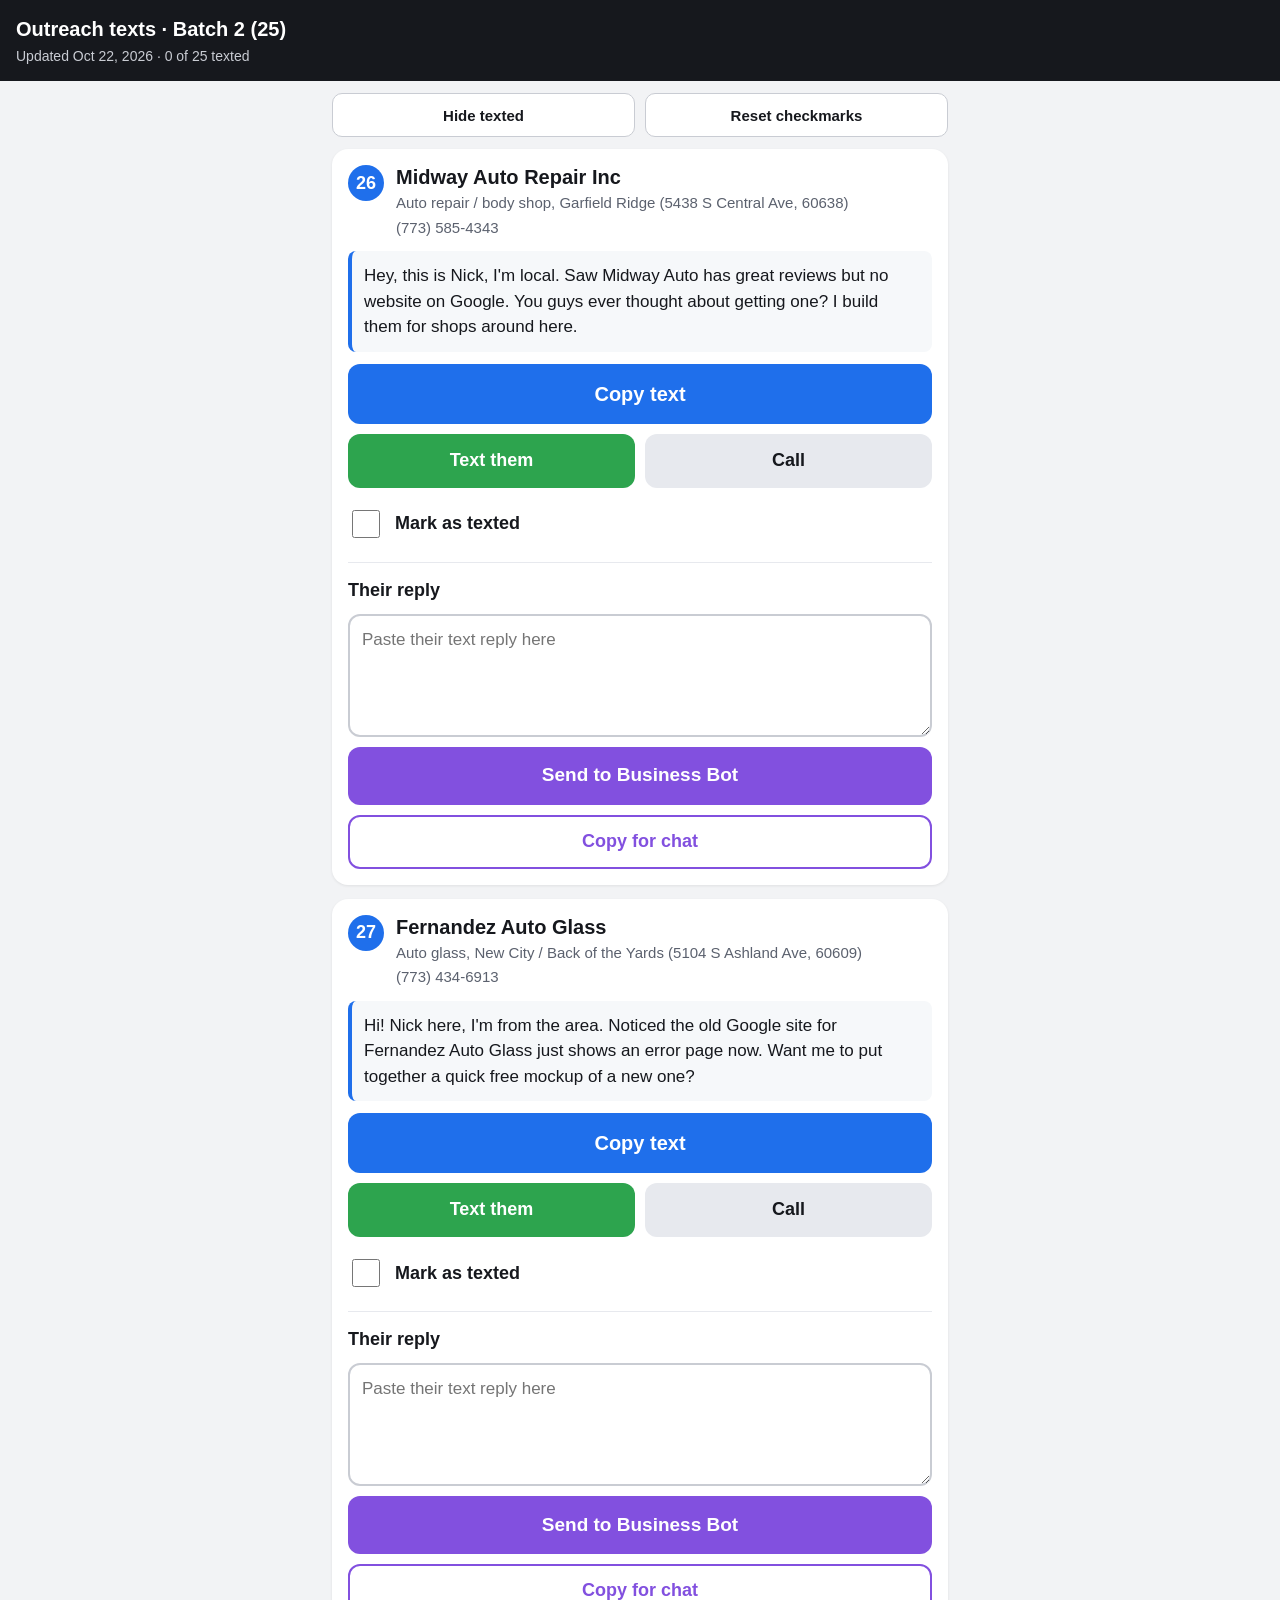
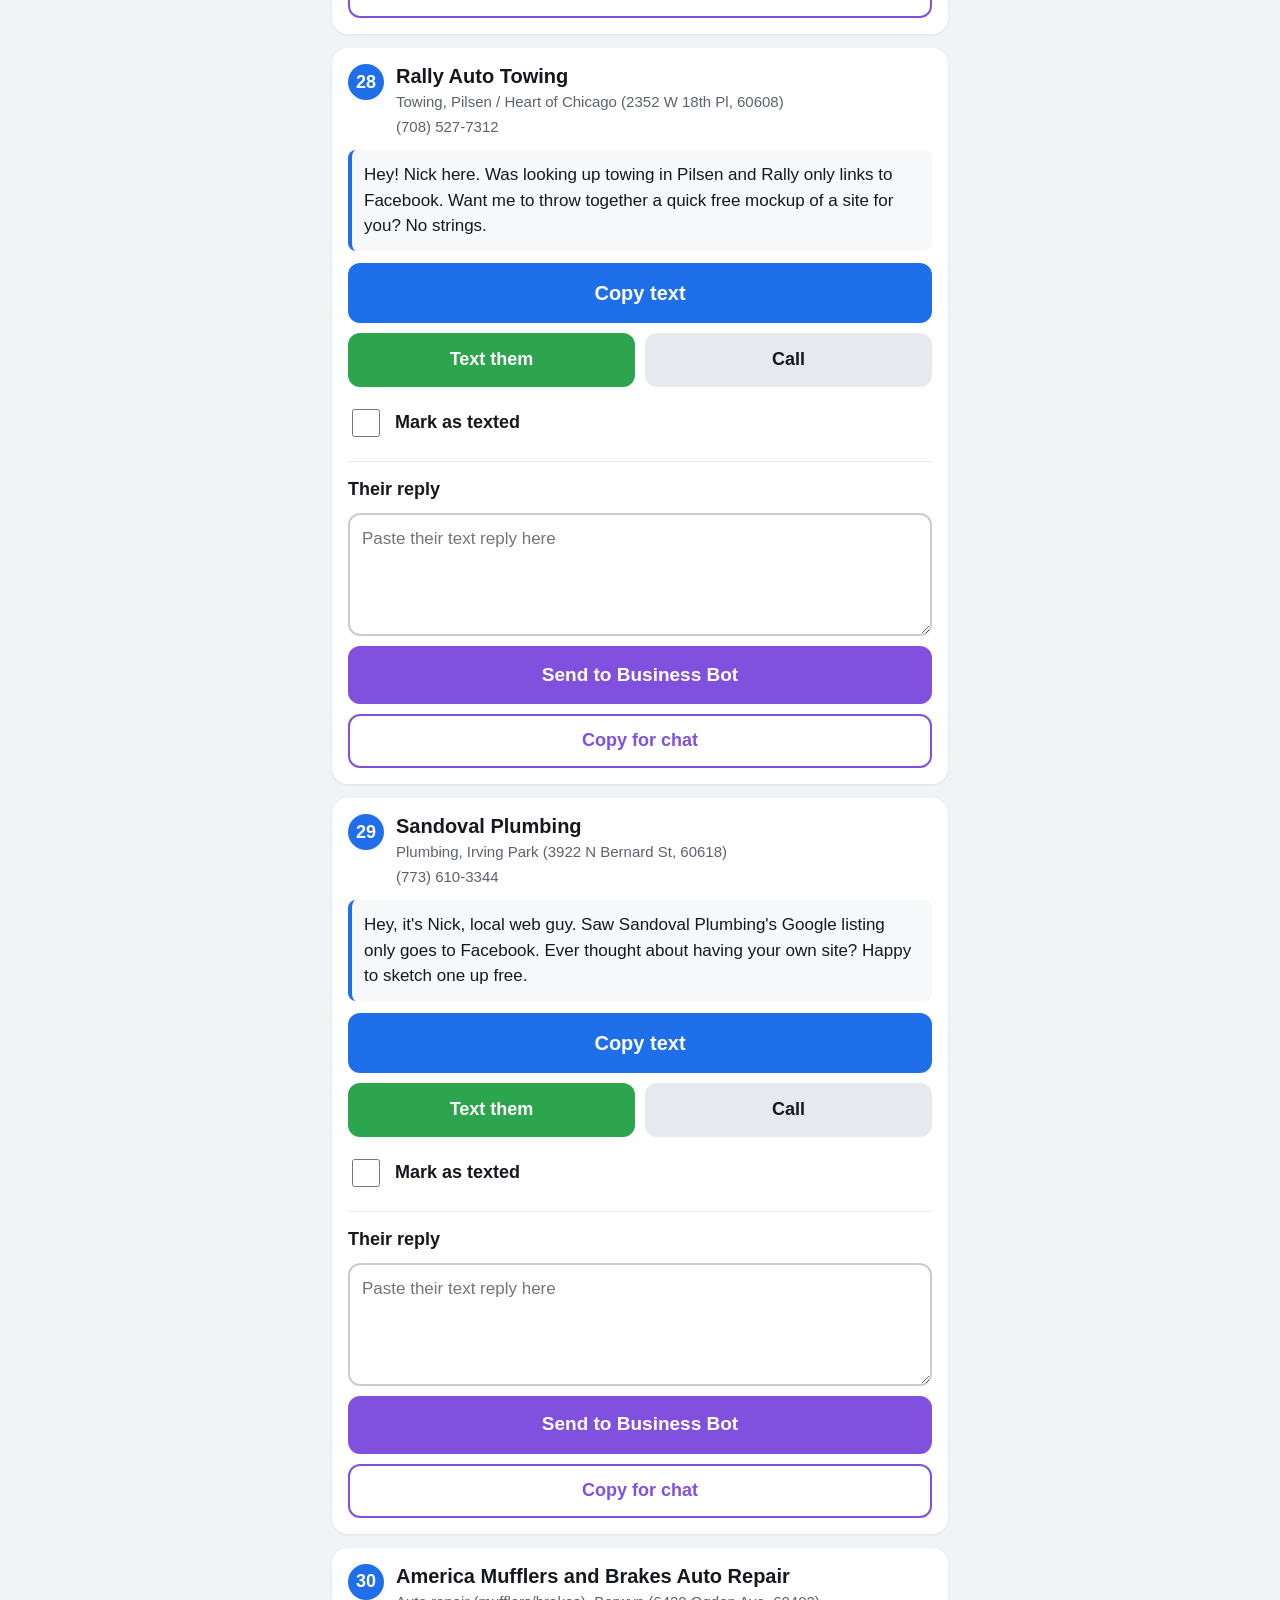
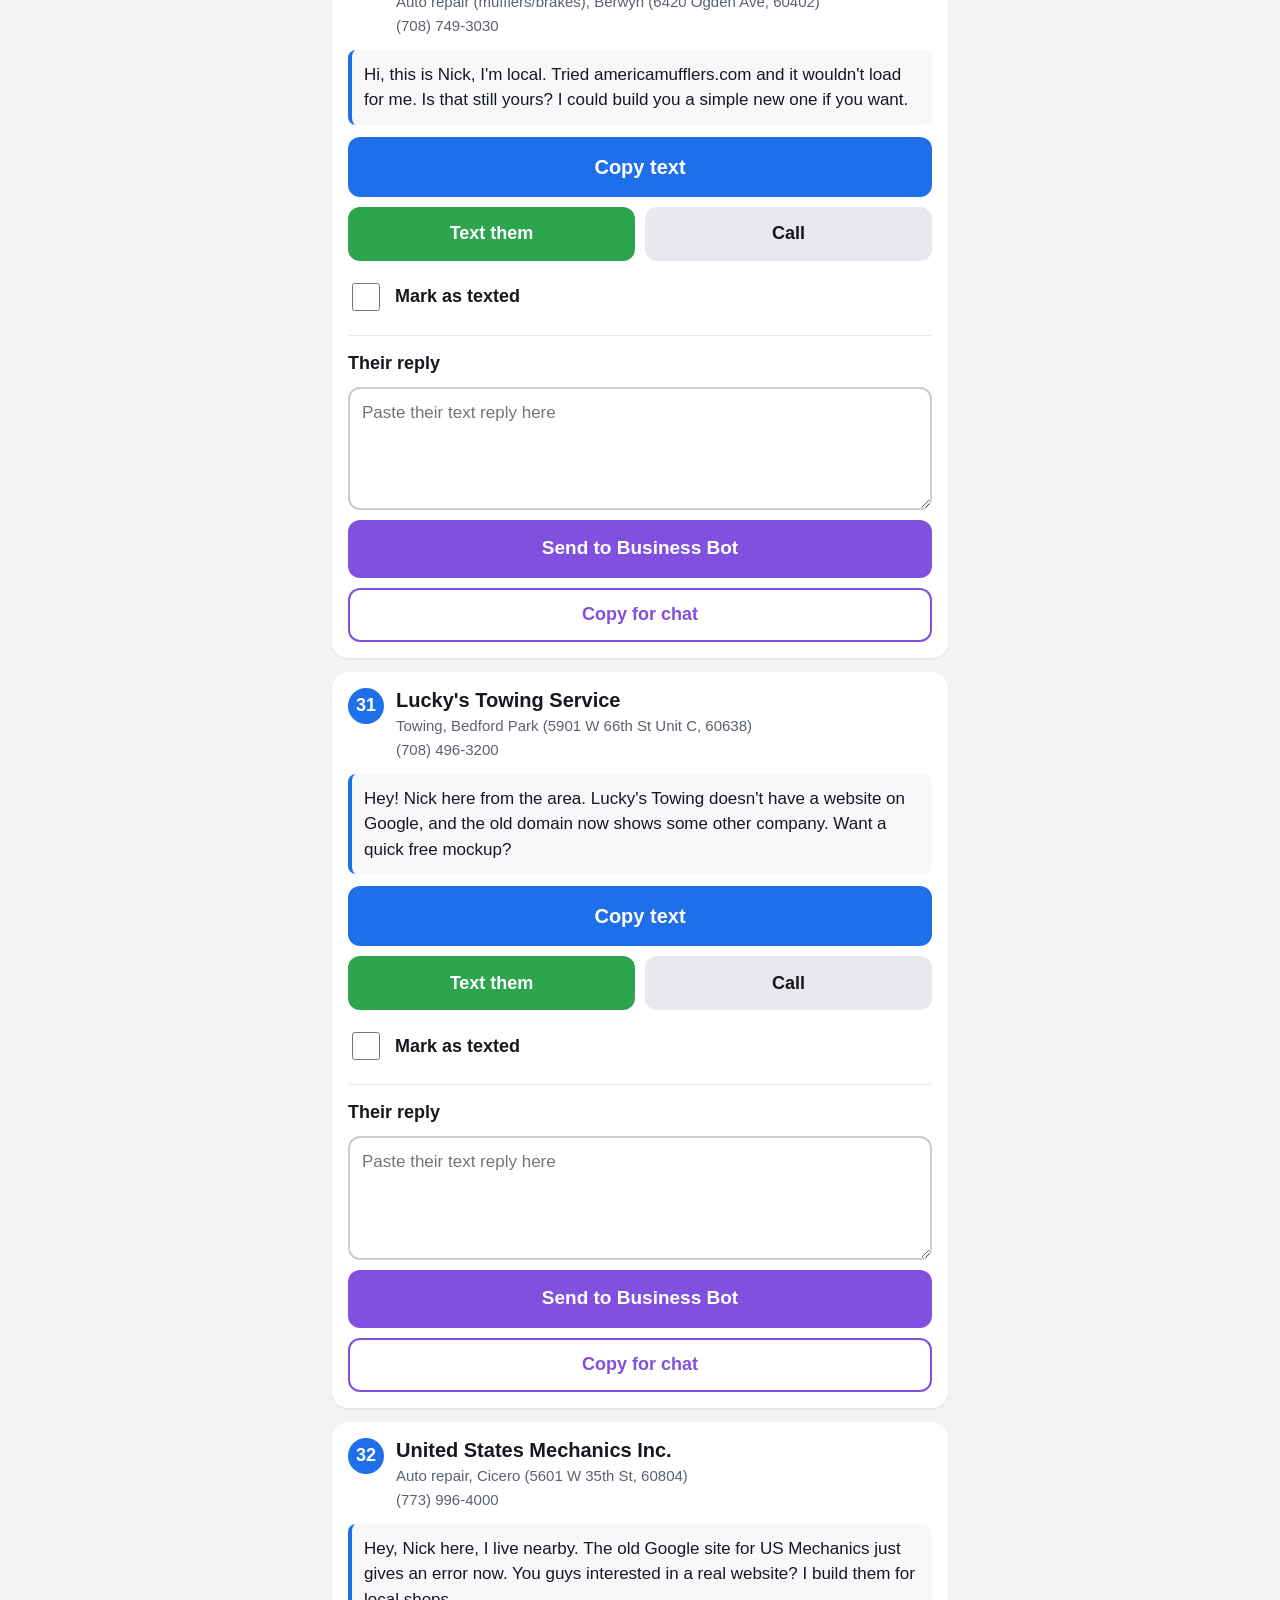
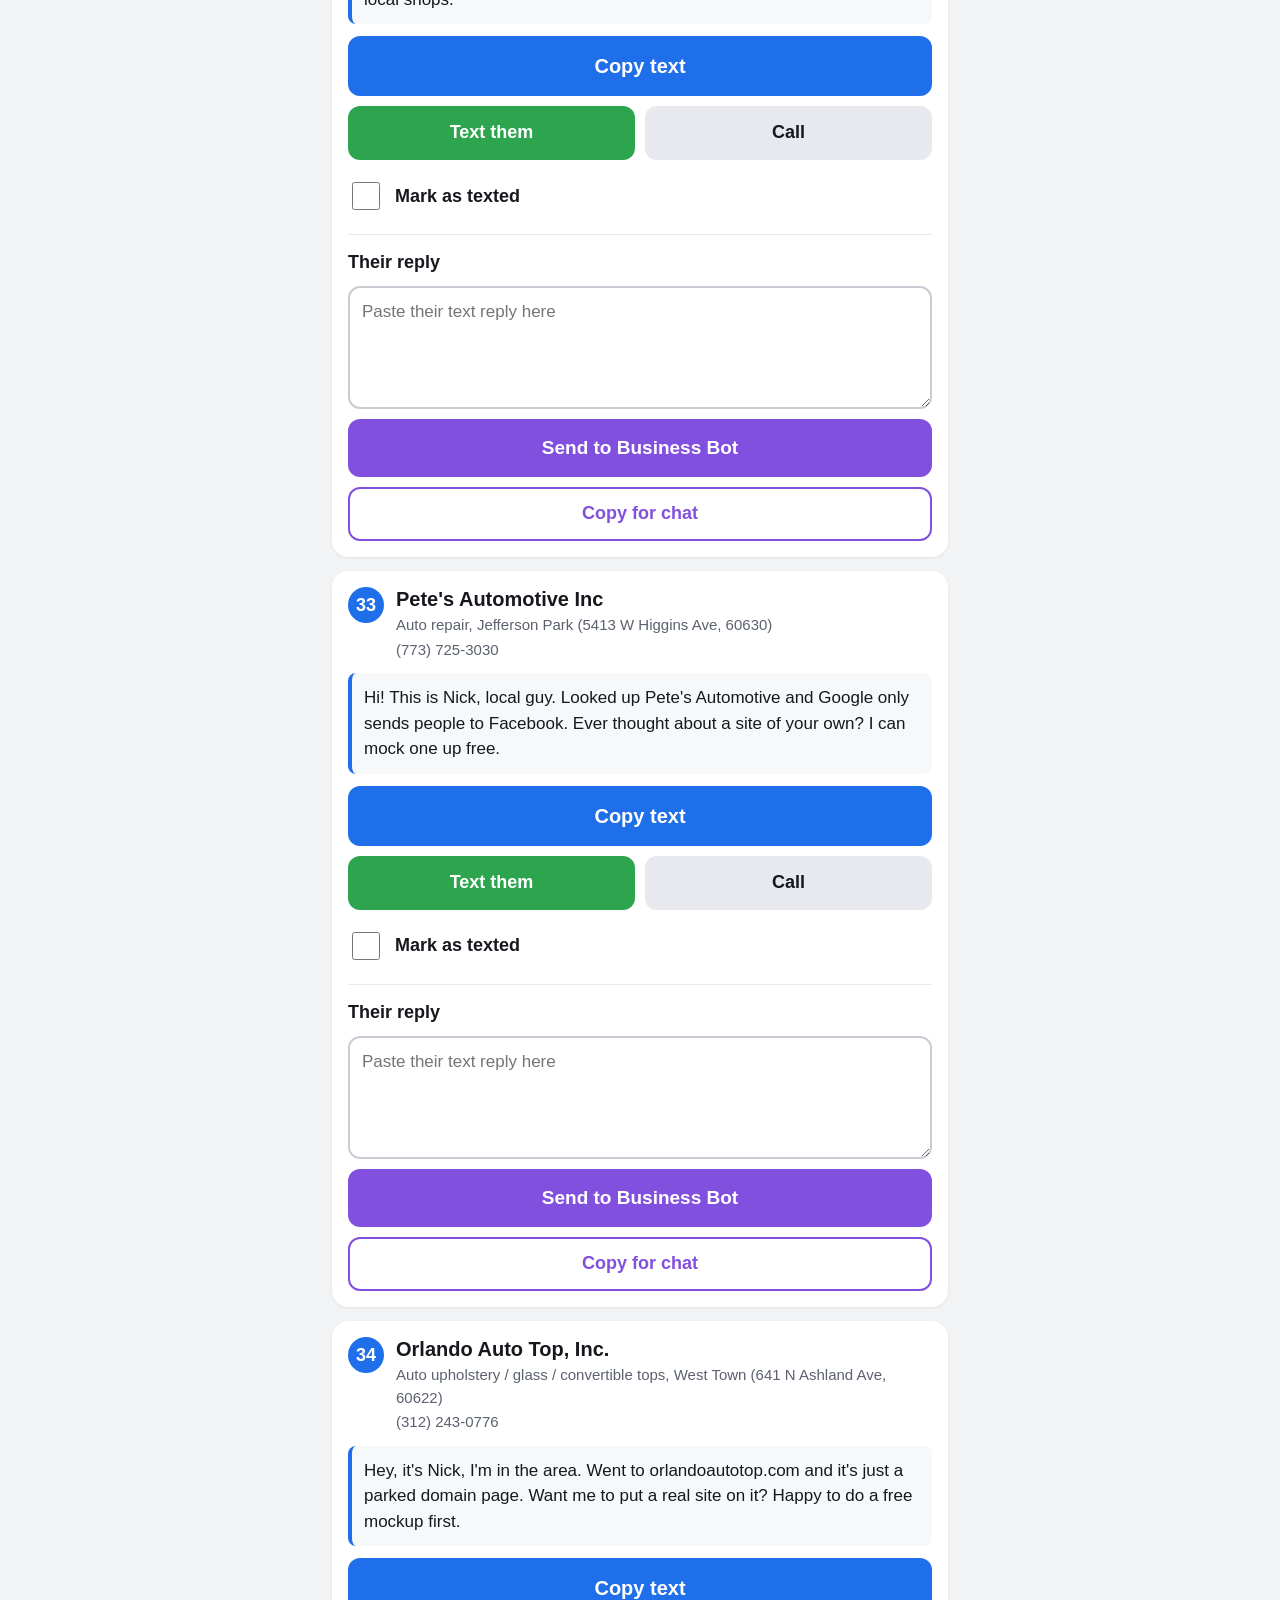
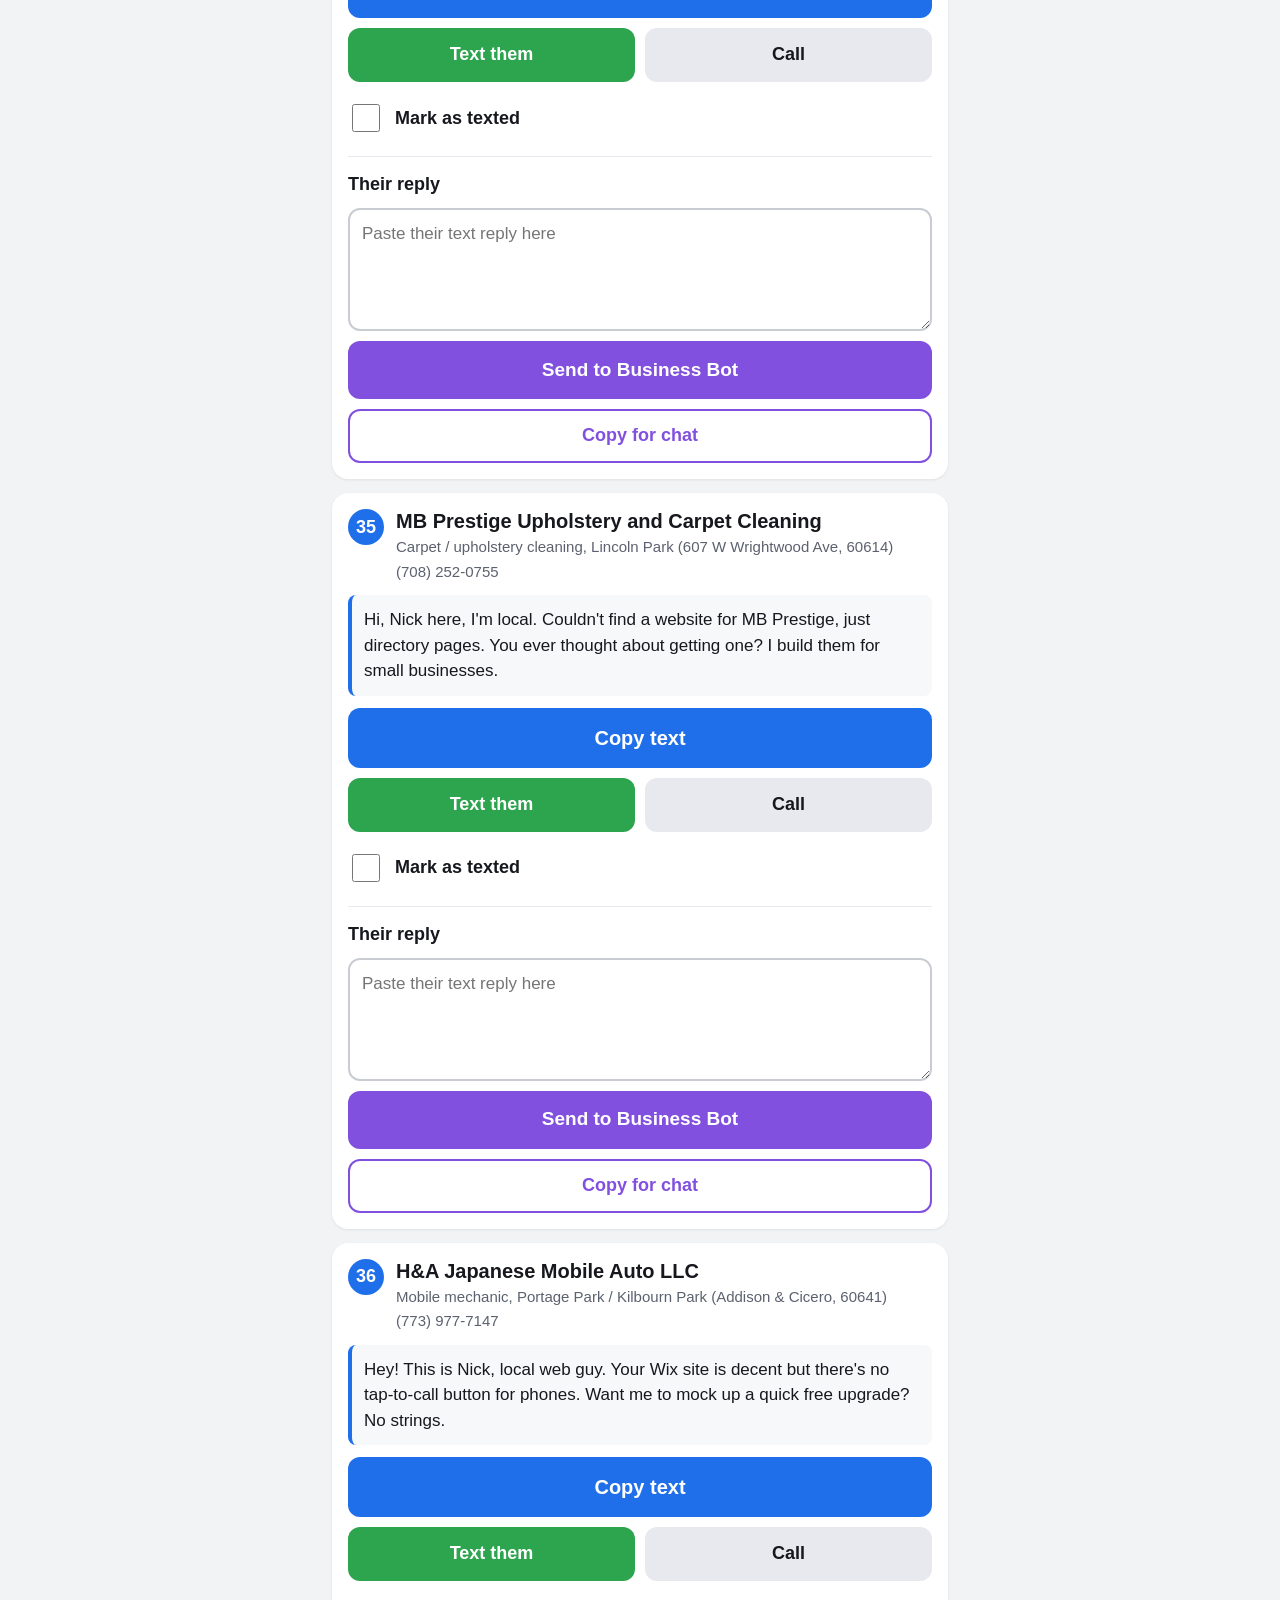
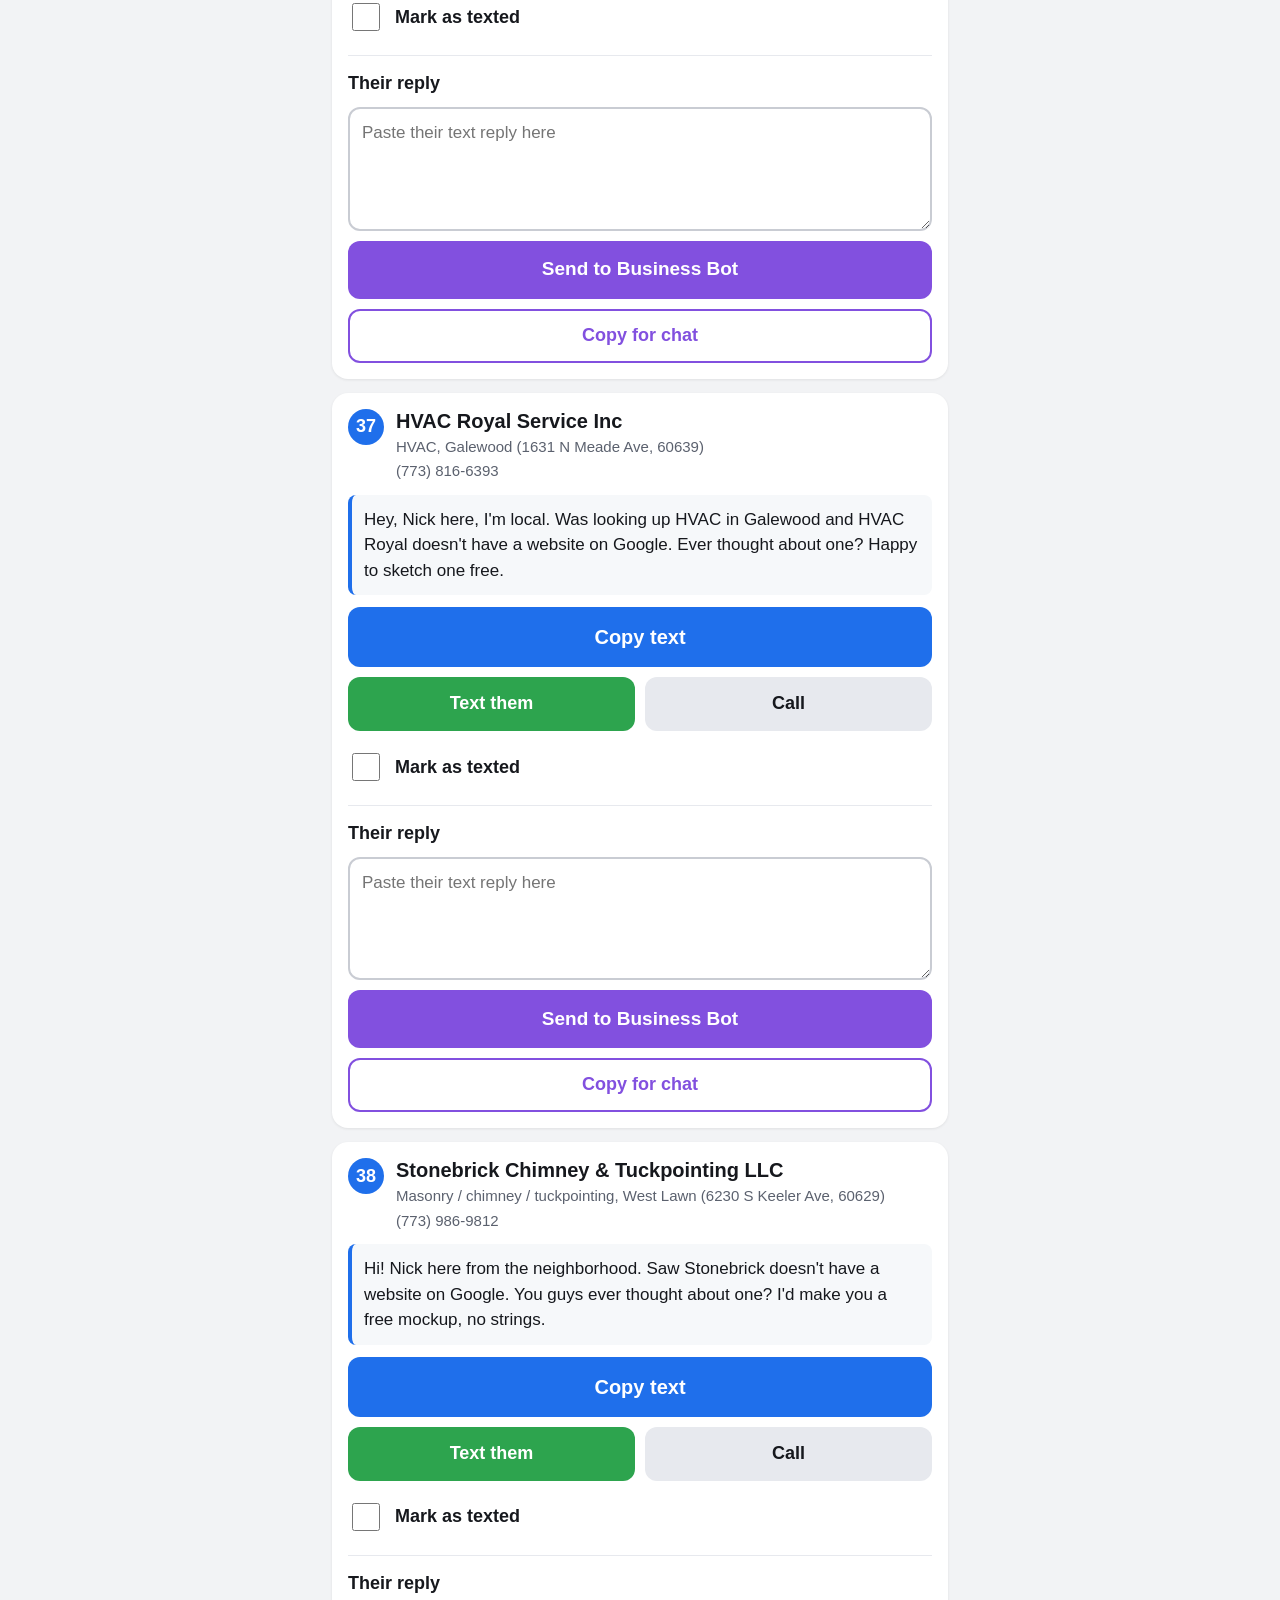
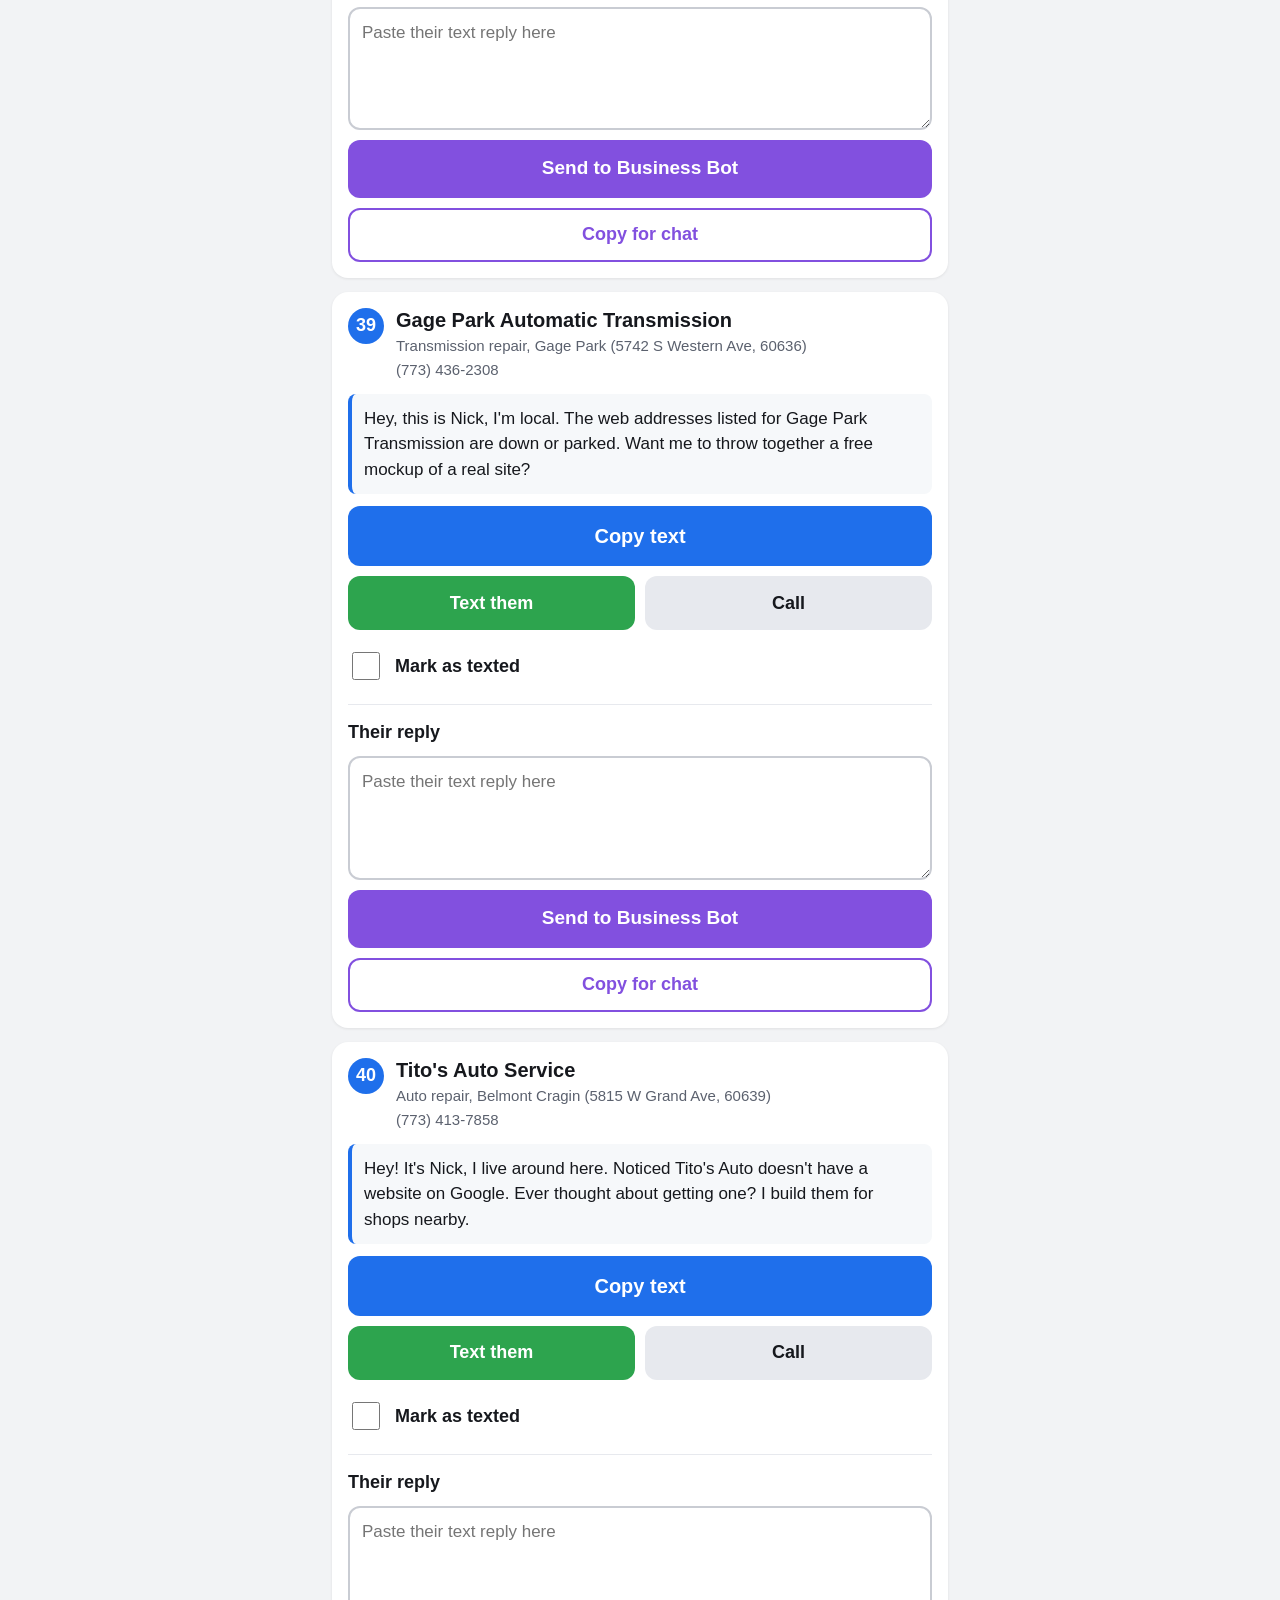
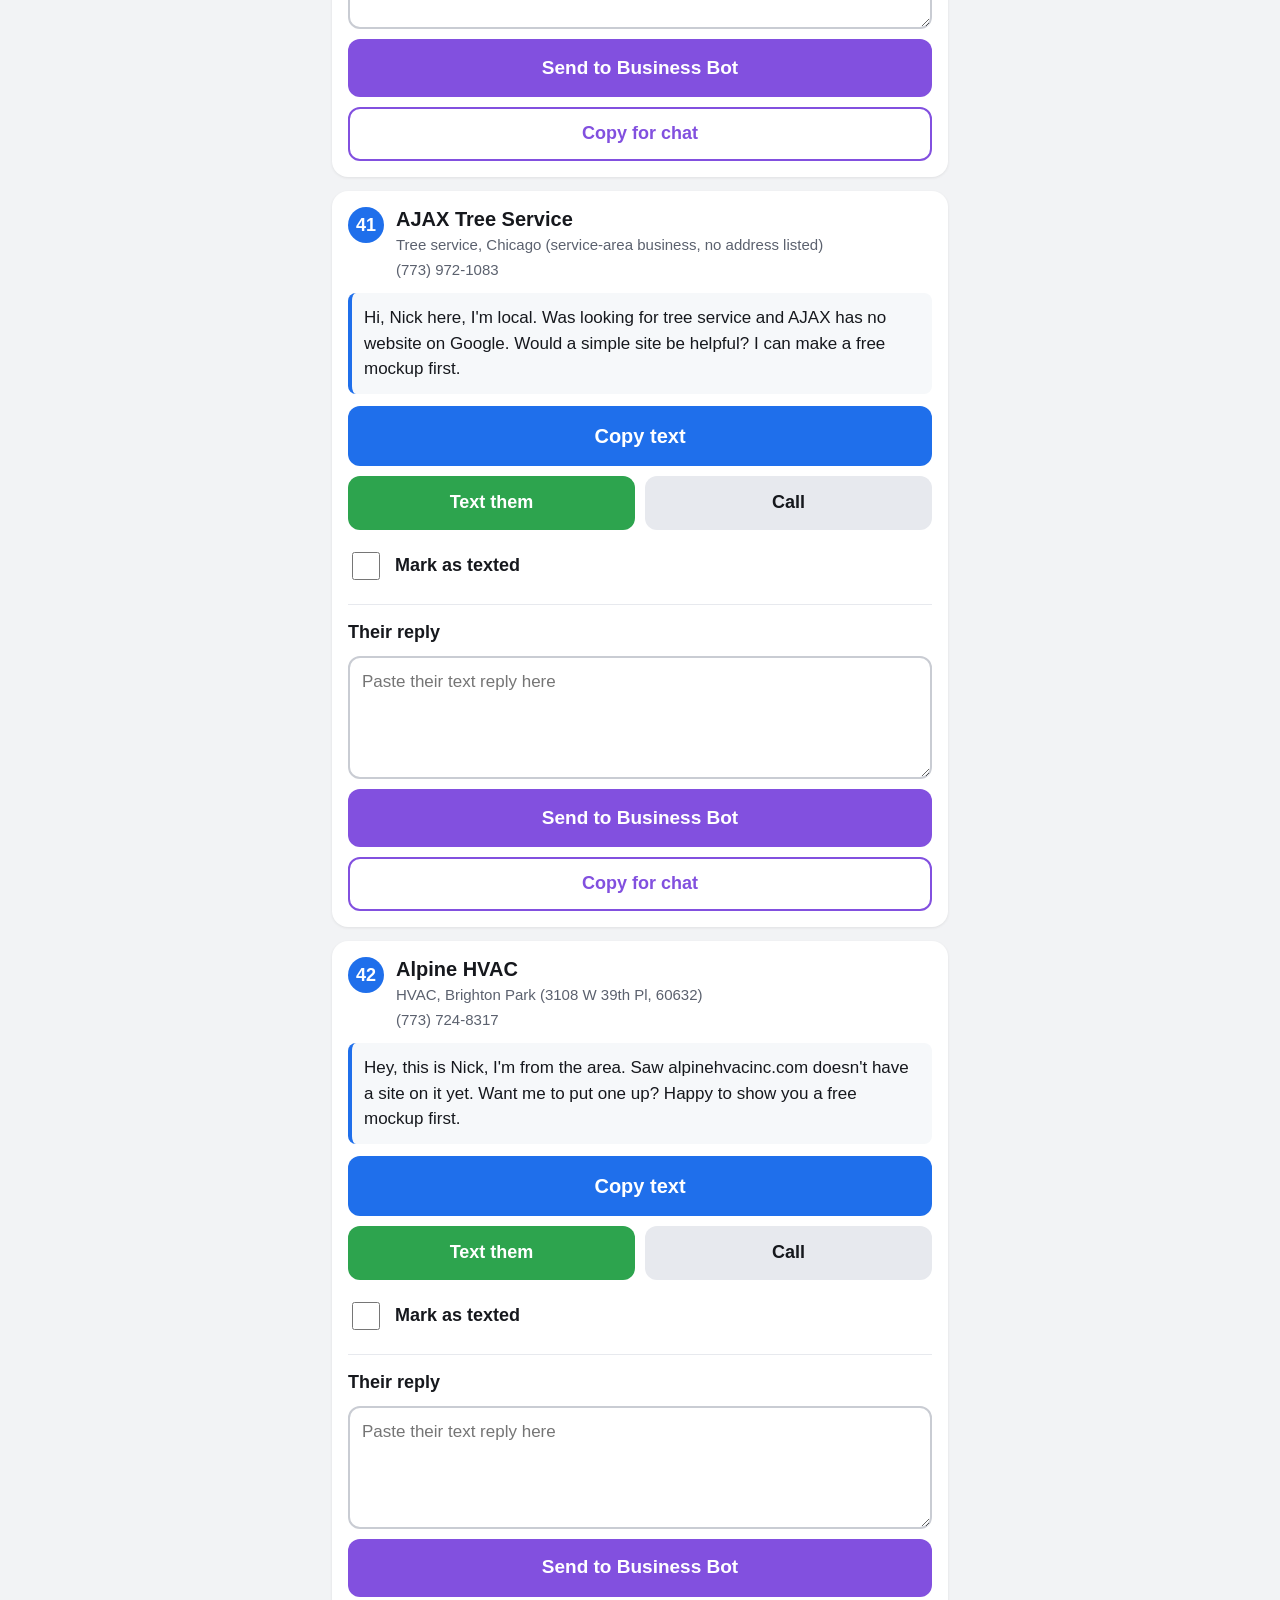
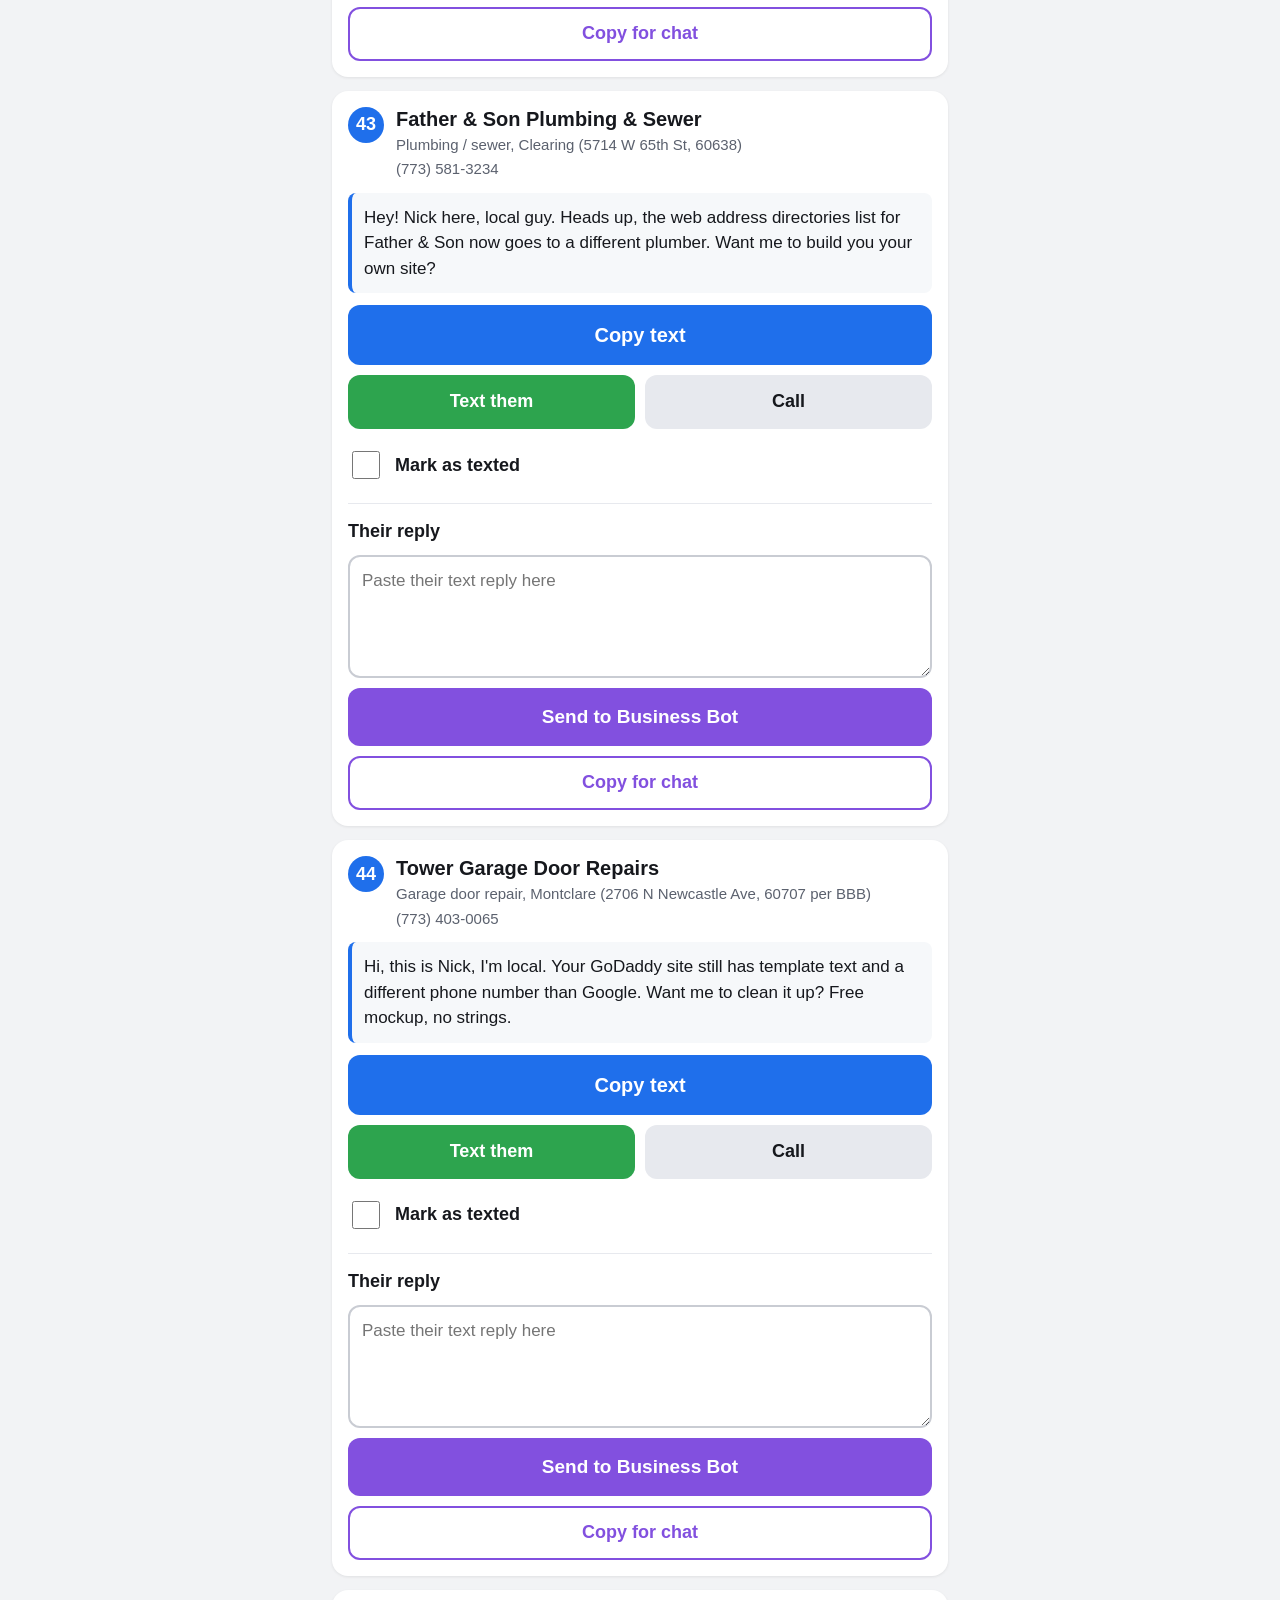
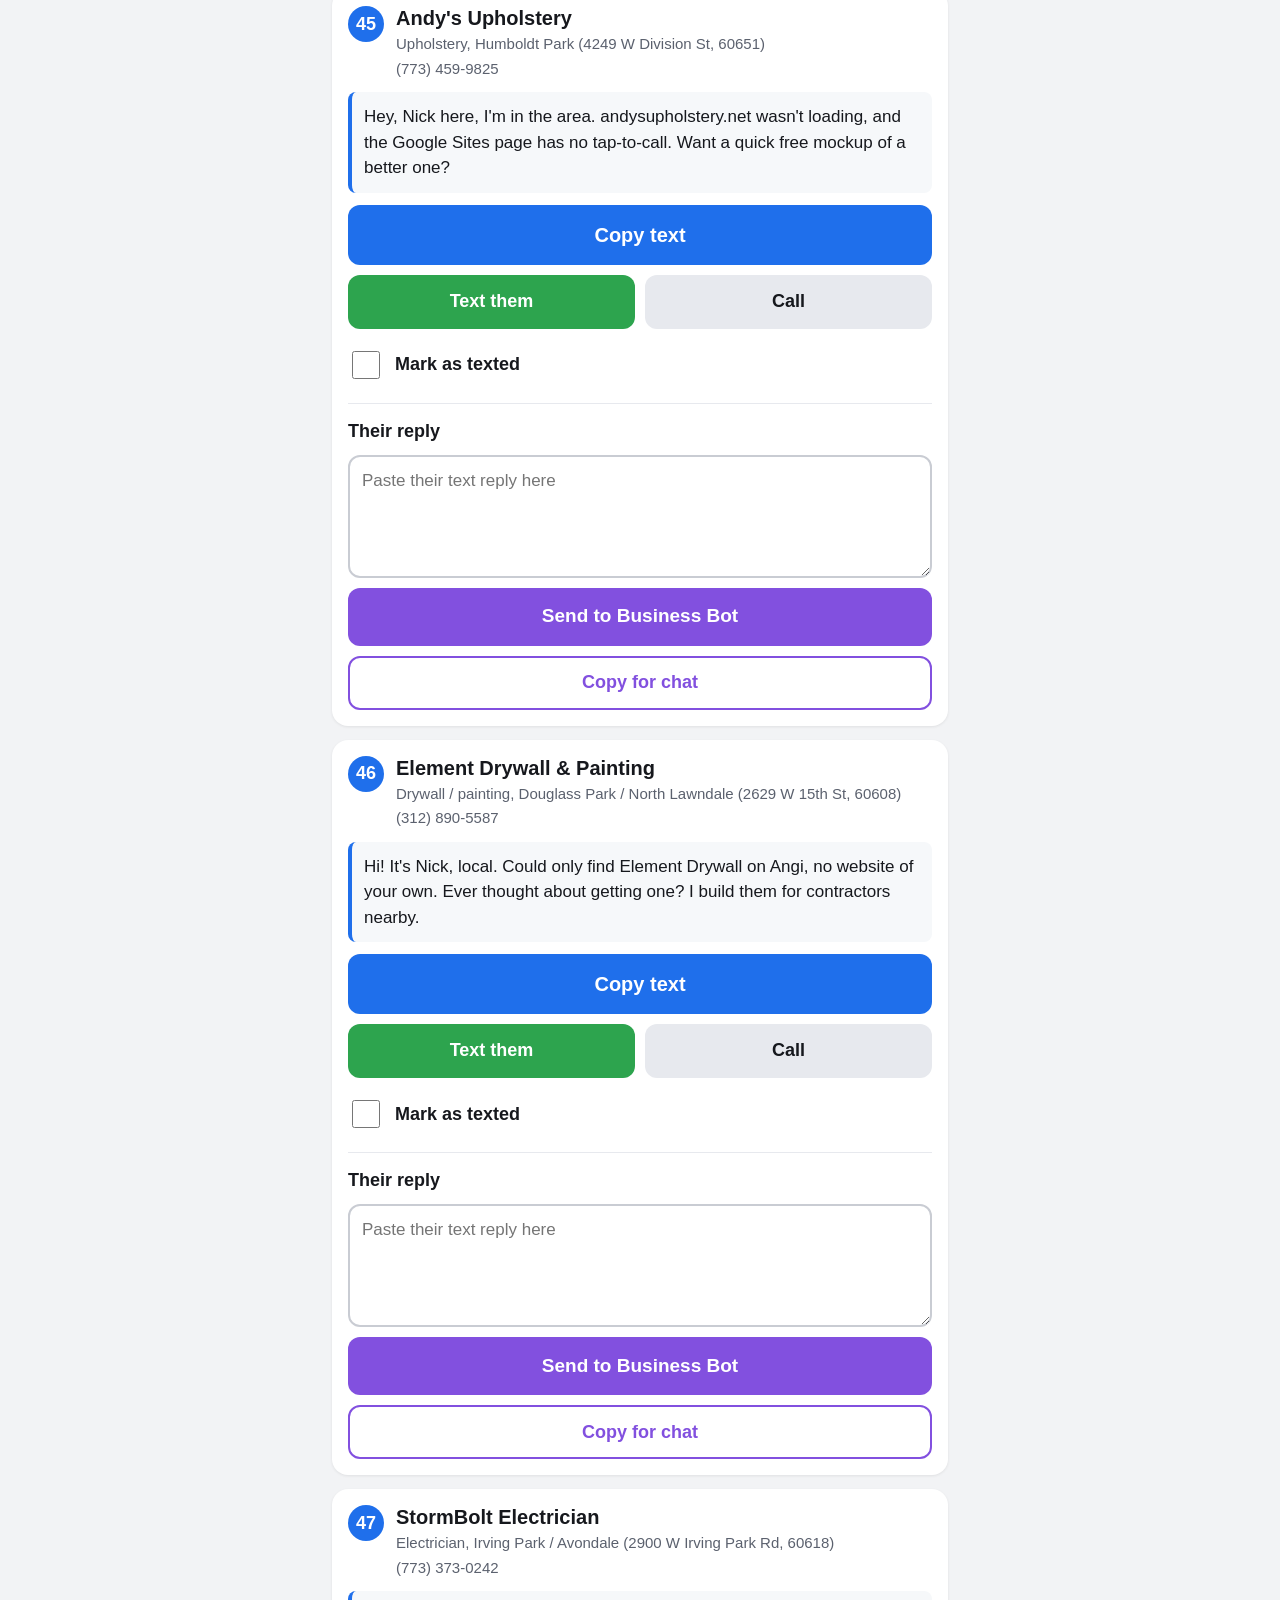
<file: o-85kewn4w/index.html>
<!doctype html><html lang="en"><head><meta charset="utf-8">
<meta name="viewport" content="width=device-width,initial-scale=1,viewport-fit=cover">
<meta name="robots" content="noindex,nofollow,noarchive"><meta name="googlebot" content="noindex,nofollow">
<meta name="referrer" content="no-referrer"><title>Outreach texts - Batch 2</title><style>
*{box-sizing:border-box}html{-webkit-text-size-adjust:100%}
body{margin:0;font:18px/1.5 -apple-system,BlinkMacSystemFont,"Segoe UI",Roboto,Helvetica,Arial,sans-serif;background:#f2f3f5;color:#16181d}
header{position:sticky;top:0;z-index:5;background:#16181d;color:#fff;padding:14px 16px}
header h1{margin:0;font-size:20px}header p{margin:2px 0 0;font-size:14px;color:#c9ccd3}
main{max-width:640px;margin:0 auto;padding:12px}
.card{background:#fff;border-radius:16px;padding:16px;margin:0 0 14px;box-shadow:0 1px 3px rgba(0,0,0,.08);transition:opacity .2s}
.card.done{opacity:.45}
.top{display:flex;gap:12px;align-items:flex-start}
.num{flex:0 0 auto;min-width:36px;height:36px;border-radius:18px;background:#1f6feb;color:#fff;font-weight:700;display:flex;align-items:center;justify-content:center}
.card.done .num{background:#2da44e}
h2{margin:0;font-size:20px;line-height:1.25}
.meta{font-size:15px;color:#5b616e;margin-top:2px}
.msg{margin:12px 0;padding:12px;background:#f6f8fa;border-left:4px solid #1f6feb;border-radius:8px;white-space:pre-wrap;-webkit-user-select:text;user-select:text;font-size:17px}
.btns{display:grid;grid-template-columns:1fr 1fr;gap:10px}
.btn{display:flex;align-items:center;justify-content:center;min-height:54px;border-radius:12px;border:0;font-family:inherit;font-weight:700;font-size:18px;line-height:1.1;text-decoration:none;cursor:pointer;-webkit-tap-highlight-color:transparent}
.copy{grid-column:1/-1;background:#1f6feb;color:#fff;font-size:20px;min-height:60px}
.copy.ok{background:#2da44e}
.sms{background:#2da44e;color:#fff}.call{background:#e7e9ee;color:#16181d}
.chk{display:flex;align-items:center;gap:12px;margin-top:12px;min-height:48px;font-size:18px;font-weight:600}
.chk input{width:28px;height:28px;accent-color:#2da44e}
.reply{margin-top:14px;padding-top:14px;border-top:1px solid #e7e9ee;display:grid;gap:10px}
.rlab{font-weight:700;font-size:18px;display:flex;align-items:center;gap:8px;flex-wrap:wrap}
.badge{font-size:13px;font-weight:700;background:#ddf4e4;color:#1a7f37;border-radius:999px;padding:3px 10px}
.badge[hidden]{display:none}
.rtext{width:100%;min-height:110px;font-family:inherit;font-size:17px;line-height:1.4;padding:12px;border:2px solid #c9ccd3;border-radius:12px;resize:vertical;background:#fff;color:#16181d}
.rtext:focus{outline:none;border-color:#1f6feb}
.bot{background:#8250df;color:#fff;font-size:19px;min-height:58px}
.chat{background:#fff;color:#8250df;border:2px solid #8250df}.chat.ok{background:#2da44e;color:#fff;border-color:#2da44e}
.older{margin:22px 0 14px}
.older>summary{list-style:none;cursor:pointer;display:flex;align-items:center;justify-content:space-between;gap:10px;min-height:58px;padding:14px 16px;border-radius:14px;background:#e7e9ee;font-weight:700;font-size:18px;-webkit-tap-highlight-color:transparent}
.older>summary::-webkit-details-marker{display:none}
.older>summary::after{content:"Show \25BE";font-size:15px;font-weight:600;color:#1f6feb;white-space:nowrap}
.older[open]>summary::after{content:"Hide \25B4"}
.older[open]>summary{margin-bottom:14px}
.tools{display:flex;gap:10px;margin:0 0 12px}
.tools button{flex:1;min-height:44px;border-radius:10px;border:1px solid #c9ccd3;background:#fff;font-family:inherit;font-weight:600;font-size:15px;color:#16181d}
</style></head><body>
<header><h1>Outreach texts &middot; Batch 2 (25)</h1><p>Updated Oct 22, 2026 · <span id="cnt"></span></p></header>
<main><div class="tools"><button type="button" id="hide">Hide texted</button><button type="button" id="reset">Reset checkmarks</button></div>
<section id="newest">
<article class="card" data-id="7735854343" data-name="Midway Auto Repair Inc" data-area="Auto repair / body shop, Garfield Ridge (5438 S Central Ave, 60638)" data-phone="(773) 585-4343">
<div class="top"><div class="num">26</div><div><h2>Midway Auto Repair Inc</h2><div class="meta">Auto repair / body shop, Garfield Ridge (5438 S Central Ave, 60638)</div><div class="meta">(773) 585-4343</div></div></div>
<div class="msg">Hey, this is Nick, I&#x27;m local. Saw Midway Auto has great reviews but no website on Google. You guys ever thought about getting one? I build them for shops around here.</div>
<div class="btns"><button type="button" class="btn copy" data-label="Copy text">Copy text</button>
<a class="btn sms" href="sms:+17735854343?&amp;body=Hey%2C%20this%20is%20Nick%2C%20I%27m%20local.%20Saw%20Midway%20Auto%20has%20great%20reviews%20but%20no%20website%20on%20Google.%20You%20guys%20ever%20thought%20about%20getting%20one%3F%20I%20build%20them%20for%20shops%20around%20here.">Text them</a><a class="btn call" href="tel:+17735854343">Call</a></div>
<label class="chk"><input type="checkbox" class="texted"> Mark as texted</label>
<div class="reply"><label class="rlab" for="r26">Their reply <span class="badge" hidden>Reply sent to bot</span></label>
<textarea id="r26" class="rtext" rows="4" placeholder="Paste their text reply here"></textarea>
<a class="btn bot" href="#">Send to Business Bot</a>
<button type="button" class="btn chat" data-label="Copy for chat">Copy for chat</button></div>
</article>
<article class="card" data-id="7734346913" data-name="Fernandez Auto Glass" data-area="Auto glass, New City / Back of the Yards (5104 S Ashland Ave, 60609)" data-phone="(773) 434-6913">
<div class="top"><div class="num">27</div><div><h2>Fernandez Auto Glass</h2><div class="meta">Auto glass, New City / Back of the Yards (5104 S Ashland Ave, 60609)</div><div class="meta">(773) 434-6913</div></div></div>
<div class="msg">Hi! Nick here, I&#x27;m from the area. Noticed the old Google site for Fernandez Auto Glass just shows an error page now. Want me to put together a quick free mockup of a new one?</div>
<div class="btns"><button type="button" class="btn copy" data-label="Copy text">Copy text</button>
<a class="btn sms" href="sms:+17734346913?&amp;body=Hi%21%20Nick%20here%2C%20I%27m%20from%20the%20area.%20Noticed%20the%20old%20Google%20site%20for%20Fernandez%20Auto%20Glass%20just%20shows%20an%20error%20page%20now.%20Want%20me%20to%20put%20together%20a%20quick%20free%20mockup%20of%20a%20new%20one%3F">Text them</a><a class="btn call" href="tel:+17734346913">Call</a></div>
<label class="chk"><input type="checkbox" class="texted"> Mark as texted</label>
<div class="reply"><label class="rlab" for="r27">Their reply <span class="badge" hidden>Reply sent to bot</span></label>
<textarea id="r27" class="rtext" rows="4" placeholder="Paste their text reply here"></textarea>
<a class="btn bot" href="#">Send to Business Bot</a>
<button type="button" class="btn chat" data-label="Copy for chat">Copy for chat</button></div>
</article>
<article class="card" data-id="7085277312" data-name="Rally Auto Towing" data-area="Towing, Pilsen / Heart of Chicago (2352 W 18th Pl, 60608)" data-phone="(708) 527-7312">
<div class="top"><div class="num">28</div><div><h2>Rally Auto Towing</h2><div class="meta">Towing, Pilsen / Heart of Chicago (2352 W 18th Pl, 60608)</div><div class="meta">(708) 527-7312</div></div></div>
<div class="msg">Hey! Nick here. Was looking up towing in Pilsen and Rally only links to Facebook. Want me to throw together a quick free mockup of a site for you? No strings.</div>
<div class="btns"><button type="button" class="btn copy" data-label="Copy text">Copy text</button>
<a class="btn sms" href="sms:+17085277312?&amp;body=Hey%21%20Nick%20here.%20Was%20looking%20up%20towing%20in%20Pilsen%20and%20Rally%20only%20links%20to%20Facebook.%20Want%20me%20to%20throw%20together%20a%20quick%20free%20mockup%20of%20a%20site%20for%20you%3F%20No%20strings.">Text them</a><a class="btn call" href="tel:+17085277312">Call</a></div>
<label class="chk"><input type="checkbox" class="texted"> Mark as texted</label>
<div class="reply"><label class="rlab" for="r28">Their reply <span class="badge" hidden>Reply sent to bot</span></label>
<textarea id="r28" class="rtext" rows="4" placeholder="Paste their text reply here"></textarea>
<a class="btn bot" href="#">Send to Business Bot</a>
<button type="button" class="btn chat" data-label="Copy for chat">Copy for chat</button></div>
</article>
<article class="card" data-id="7736103344" data-name="Sandoval Plumbing" data-area="Plumbing, Irving Park (3922 N Bernard St, 60618)" data-phone="(773) 610-3344">
<div class="top"><div class="num">29</div><div><h2>Sandoval Plumbing</h2><div class="meta">Plumbing, Irving Park (3922 N Bernard St, 60618)</div><div class="meta">(773) 610-3344</div></div></div>
<div class="msg">Hey, it&#x27;s Nick, local web guy. Saw Sandoval Plumbing&#x27;s Google listing only goes to Facebook. Ever thought about having your own site? Happy to sketch one up free.</div>
<div class="btns"><button type="button" class="btn copy" data-label="Copy text">Copy text</button>
<a class="btn sms" href="sms:+17736103344?&amp;body=Hey%2C%20it%27s%20Nick%2C%20local%20web%20guy.%20Saw%20Sandoval%20Plumbing%27s%20Google%20listing%20only%20goes%20to%20Facebook.%20Ever%20thought%20about%20having%20your%20own%20site%3F%20Happy%20to%20sketch%20one%20up%20free.">Text them</a><a class="btn call" href="tel:+17736103344">Call</a></div>
<label class="chk"><input type="checkbox" class="texted"> Mark as texted</label>
<div class="reply"><label class="rlab" for="r29">Their reply <span class="badge" hidden>Reply sent to bot</span></label>
<textarea id="r29" class="rtext" rows="4" placeholder="Paste their text reply here"></textarea>
<a class="btn bot" href="#">Send to Business Bot</a>
<button type="button" class="btn chat" data-label="Copy for chat">Copy for chat</button></div>
</article>
<article class="card" data-id="7087493030" data-name="America Mufflers and Brakes Auto Repair" data-area="Auto repair (mufflers/brakes), Berwyn (6420 Ogden Ave, 60402)" data-phone="(708) 749-3030">
<div class="top"><div class="num">30</div><div><h2>America Mufflers and Brakes Auto Repair</h2><div class="meta">Auto repair (mufflers/brakes), Berwyn (6420 Ogden Ave, 60402)</div><div class="meta">(708) 749-3030</div></div></div>
<div class="msg">Hi, this is Nick, I&#x27;m local. Tried americamufflers.com and it wouldn&#x27;t load for me. Is that still yours? I could build you a simple new one if you want.</div>
<div class="btns"><button type="button" class="btn copy" data-label="Copy text">Copy text</button>
<a class="btn sms" href="sms:+17087493030?&amp;body=Hi%2C%20this%20is%20Nick%2C%20I%27m%20local.%20Tried%20americamufflers.com%20and%20it%20wouldn%27t%20load%20for%20me.%20Is%20that%20still%20yours%3F%20I%20could%20build%20you%20a%20simple%20new%20one%20if%20you%20want.">Text them</a><a class="btn call" href="tel:+17087493030">Call</a></div>
<label class="chk"><input type="checkbox" class="texted"> Mark as texted</label>
<div class="reply"><label class="rlab" for="r30">Their reply <span class="badge" hidden>Reply sent to bot</span></label>
<textarea id="r30" class="rtext" rows="4" placeholder="Paste their text reply here"></textarea>
<a class="btn bot" href="#">Send to Business Bot</a>
<button type="button" class="btn chat" data-label="Copy for chat">Copy for chat</button></div>
</article>
<article class="card" data-id="7084963200" data-name="Lucky&#x27;s Towing Service" data-area="Towing, Bedford Park (5901 W 66th St Unit C, 60638)" data-phone="(708) 496-3200">
<div class="top"><div class="num">31</div><div><h2>Lucky&#x27;s Towing Service</h2><div class="meta">Towing, Bedford Park (5901 W 66th St Unit C, 60638)</div><div class="meta">(708) 496-3200</div></div></div>
<div class="msg">Hey! Nick here from the area. Lucky&#x27;s Towing doesn&#x27;t have a website on Google, and the old domain now shows some other company. Want a quick free mockup?</div>
<div class="btns"><button type="button" class="btn copy" data-label="Copy text">Copy text</button>
<a class="btn sms" href="sms:+17084963200?&amp;body=Hey%21%20Nick%20here%20from%20the%20area.%20Lucky%27s%20Towing%20doesn%27t%20have%20a%20website%20on%20Google%2C%20and%20the%20old%20domain%20now%20shows%20some%20other%20company.%20Want%20a%20quick%20free%20mockup%3F">Text them</a><a class="btn call" href="tel:+17084963200">Call</a></div>
<label class="chk"><input type="checkbox" class="texted"> Mark as texted</label>
<div class="reply"><label class="rlab" for="r31">Their reply <span class="badge" hidden>Reply sent to bot</span></label>
<textarea id="r31" class="rtext" rows="4" placeholder="Paste their text reply here"></textarea>
<a class="btn bot" href="#">Send to Business Bot</a>
<button type="button" class="btn chat" data-label="Copy for chat">Copy for chat</button></div>
</article>
<article class="card" data-id="7739964000" data-name="United States Mechanics Inc." data-area="Auto repair, Cicero (5601 W 35th St, 60804)" data-phone="(773) 996-4000">
<div class="top"><div class="num">32</div><div><h2>United States Mechanics Inc.</h2><div class="meta">Auto repair, Cicero (5601 W 35th St, 60804)</div><div class="meta">(773) 996-4000</div></div></div>
<div class="msg">Hey, Nick here, I live nearby. The old Google site for US Mechanics just gives an error now. You guys interested in a real website? I build them for local shops.</div>
<div class="btns"><button type="button" class="btn copy" data-label="Copy text">Copy text</button>
<a class="btn sms" href="sms:+17739964000?&amp;body=Hey%2C%20Nick%20here%2C%20I%20live%20nearby.%20The%20old%20Google%20site%20for%20US%20Mechanics%20just%20gives%20an%20error%20now.%20You%20guys%20interested%20in%20a%20real%20website%3F%20I%20build%20them%20for%20local%20shops.">Text them</a><a class="btn call" href="tel:+17739964000">Call</a></div>
<label class="chk"><input type="checkbox" class="texted"> Mark as texted</label>
<div class="reply"><label class="rlab" for="r32">Their reply <span class="badge" hidden>Reply sent to bot</span></label>
<textarea id="r32" class="rtext" rows="4" placeholder="Paste their text reply here"></textarea>
<a class="btn bot" href="#">Send to Business Bot</a>
<button type="button" class="btn chat" data-label="Copy for chat">Copy for chat</button></div>
</article>
<article class="card" data-id="7737253030" data-name="Pete&#x27;s Automotive Inc" data-area="Auto repair, Jefferson Park (5413 W Higgins Ave, 60630)" data-phone="(773) 725-3030">
<div class="top"><div class="num">33</div><div><h2>Pete&#x27;s Automotive Inc</h2><div class="meta">Auto repair, Jefferson Park (5413 W Higgins Ave, 60630)</div><div class="meta">(773) 725-3030</div></div></div>
<div class="msg">Hi! This is Nick, local guy. Looked up Pete&#x27;s Automotive and Google only sends people to Facebook. Ever thought about a site of your own? I can mock one up free.</div>
<div class="btns"><button type="button" class="btn copy" data-label="Copy text">Copy text</button>
<a class="btn sms" href="sms:+17737253030?&amp;body=Hi%21%20This%20is%20Nick%2C%20local%20guy.%20Looked%20up%20Pete%27s%20Automotive%20and%20Google%20only%20sends%20people%20to%20Facebook.%20Ever%20thought%20about%20a%20site%20of%20your%20own%3F%20I%20can%20mock%20one%20up%20free.">Text them</a><a class="btn call" href="tel:+17737253030">Call</a></div>
<label class="chk"><input type="checkbox" class="texted"> Mark as texted</label>
<div class="reply"><label class="rlab" for="r33">Their reply <span class="badge" hidden>Reply sent to bot</span></label>
<textarea id="r33" class="rtext" rows="4" placeholder="Paste their text reply here"></textarea>
<a class="btn bot" href="#">Send to Business Bot</a>
<button type="button" class="btn chat" data-label="Copy for chat">Copy for chat</button></div>
</article>
<article class="card" data-id="3122430776" data-name="Orlando Auto Top, Inc." data-area="Auto upholstery / glass / convertible tops, West Town (641 N Ashland Ave, 60622)" data-phone="(312) 243-0776">
<div class="top"><div class="num">34</div><div><h2>Orlando Auto Top, Inc.</h2><div class="meta">Auto upholstery / glass / convertible tops, West Town (641 N Ashland Ave, 60622)</div><div class="meta">(312) 243-0776</div></div></div>
<div class="msg">Hey, it&#x27;s Nick, I&#x27;m in the area. Went to orlandoautotop.com and it&#x27;s just a parked domain page. Want me to put a real site on it? Happy to do a free mockup first.</div>
<div class="btns"><button type="button" class="btn copy" data-label="Copy text">Copy text</button>
<a class="btn sms" href="sms:+13122430776?&amp;body=Hey%2C%20it%27s%20Nick%2C%20I%27m%20in%20the%20area.%20Went%20to%20orlandoautotop.com%20and%20it%27s%20just%20a%20parked%20domain%20page.%20Want%20me%20to%20put%20a%20real%20site%20on%20it%3F%20Happy%20to%20do%20a%20free%20mockup%20first.">Text them</a><a class="btn call" href="tel:+13122430776">Call</a></div>
<label class="chk"><input type="checkbox" class="texted"> Mark as texted</label>
<div class="reply"><label class="rlab" for="r34">Their reply <span class="badge" hidden>Reply sent to bot</span></label>
<textarea id="r34" class="rtext" rows="4" placeholder="Paste their text reply here"></textarea>
<a class="btn bot" href="#">Send to Business Bot</a>
<button type="button" class="btn chat" data-label="Copy for chat">Copy for chat</button></div>
</article>
<article class="card" data-id="7082520755" data-name="MB Prestige Upholstery and Carpet Cleaning" data-area="Carpet / upholstery cleaning, Lincoln Park (607 W Wrightwood Ave, 60614)" data-phone="(708) 252-0755">
<div class="top"><div class="num">35</div><div><h2>MB Prestige Upholstery and Carpet Cleaning</h2><div class="meta">Carpet / upholstery cleaning, Lincoln Park (607 W Wrightwood Ave, 60614)</div><div class="meta">(708) 252-0755</div></div></div>
<div class="msg">Hi, Nick here, I&#x27;m local. Couldn&#x27;t find a website for MB Prestige, just directory pages. You ever thought about getting one? I build them for small businesses.</div>
<div class="btns"><button type="button" class="btn copy" data-label="Copy text">Copy text</button>
<a class="btn sms" href="sms:+17082520755?&amp;body=Hi%2C%20Nick%20here%2C%20I%27m%20local.%20Couldn%27t%20find%20a%20website%20for%20MB%20Prestige%2C%20just%20directory%20pages.%20You%20ever%20thought%20about%20getting%20one%3F%20I%20build%20them%20for%20small%20businesses.">Text them</a><a class="btn call" href="tel:+17082520755">Call</a></div>
<label class="chk"><input type="checkbox" class="texted"> Mark as texted</label>
<div class="reply"><label class="rlab" for="r35">Their reply <span class="badge" hidden>Reply sent to bot</span></label>
<textarea id="r35" class="rtext" rows="4" placeholder="Paste their text reply here"></textarea>
<a class="btn bot" href="#">Send to Business Bot</a>
<button type="button" class="btn chat" data-label="Copy for chat">Copy for chat</button></div>
</article>
<article class="card" data-id="7739777147" data-name="H&amp;A Japanese Mobile Auto LLC" data-area="Mobile mechanic, Portage Park / Kilbourn Park (Addison &amp; Cicero, 60641)" data-phone="(773) 977-7147">
<div class="top"><div class="num">36</div><div><h2>H&amp;A Japanese Mobile Auto LLC</h2><div class="meta">Mobile mechanic, Portage Park / Kilbourn Park (Addison &amp; Cicero, 60641)</div><div class="meta">(773) 977-7147</div></div></div>
<div class="msg">Hey! This is Nick, local web guy. Your Wix site is decent but there&#x27;s no tap-to-call button for phones. Want me to mock up a quick free upgrade? No strings.</div>
<div class="btns"><button type="button" class="btn copy" data-label="Copy text">Copy text</button>
<a class="btn sms" href="sms:+17739777147?&amp;body=Hey%21%20This%20is%20Nick%2C%20local%20web%20guy.%20Your%20Wix%20site%20is%20decent%20but%20there%27s%20no%20tap-to-call%20button%20for%20phones.%20Want%20me%20to%20mock%20up%20a%20quick%20free%20upgrade%3F%20No%20strings.">Text them</a><a class="btn call" href="tel:+17739777147">Call</a></div>
<label class="chk"><input type="checkbox" class="texted"> Mark as texted</label>
<div class="reply"><label class="rlab" for="r36">Their reply <span class="badge" hidden>Reply sent to bot</span></label>
<textarea id="r36" class="rtext" rows="4" placeholder="Paste their text reply here"></textarea>
<a class="btn bot" href="#">Send to Business Bot</a>
<button type="button" class="btn chat" data-label="Copy for chat">Copy for chat</button></div>
</article>
<article class="card" data-id="7738166393" data-name="HVAC Royal Service Inc" data-area="HVAC, Galewood (1631 N Meade Ave, 60639)" data-phone="(773) 816-6393">
<div class="top"><div class="num">37</div><div><h2>HVAC Royal Service Inc</h2><div class="meta">HVAC, Galewood (1631 N Meade Ave, 60639)</div><div class="meta">(773) 816-6393</div></div></div>
<div class="msg">Hey, Nick here, I&#x27;m local. Was looking up HVAC in Galewood and HVAC Royal doesn&#x27;t have a website on Google. Ever thought about one? Happy to sketch one free.</div>
<div class="btns"><button type="button" class="btn copy" data-label="Copy text">Copy text</button>
<a class="btn sms" href="sms:+17738166393?&amp;body=Hey%2C%20Nick%20here%2C%20I%27m%20local.%20Was%20looking%20up%20HVAC%20in%20Galewood%20and%20HVAC%20Royal%20doesn%27t%20have%20a%20website%20on%20Google.%20Ever%20thought%20about%20one%3F%20Happy%20to%20sketch%20one%20free.">Text them</a><a class="btn call" href="tel:+17738166393">Call</a></div>
<label class="chk"><input type="checkbox" class="texted"> Mark as texted</label>
<div class="reply"><label class="rlab" for="r37">Their reply <span class="badge" hidden>Reply sent to bot</span></label>
<textarea id="r37" class="rtext" rows="4" placeholder="Paste their text reply here"></textarea>
<a class="btn bot" href="#">Send to Business Bot</a>
<button type="button" class="btn chat" data-label="Copy for chat">Copy for chat</button></div>
</article>
<article class="card" data-id="7739869812" data-name="Stonebrick Chimney &amp; Tuckpointing LLC" data-area="Masonry / chimney / tuckpointing, West Lawn (6230 S Keeler Ave, 60629)" data-phone="(773) 986-9812">
<div class="top"><div class="num">38</div><div><h2>Stonebrick Chimney &amp; Tuckpointing LLC</h2><div class="meta">Masonry / chimney / tuckpointing, West Lawn (6230 S Keeler Ave, 60629)</div><div class="meta">(773) 986-9812</div></div></div>
<div class="msg">Hi! Nick here from the neighborhood. Saw Stonebrick doesn&#x27;t have a website on Google. You guys ever thought about one? I&#x27;d make you a free mockup, no strings.</div>
<div class="btns"><button type="button" class="btn copy" data-label="Copy text">Copy text</button>
<a class="btn sms" href="sms:+17739869812?&amp;body=Hi%21%20Nick%20here%20from%20the%20neighborhood.%20Saw%20Stonebrick%20doesn%27t%20have%20a%20website%20on%20Google.%20You%20guys%20ever%20thought%20about%20one%3F%20I%27d%20make%20you%20a%20free%20mockup%2C%20no%20strings.">Text them</a><a class="btn call" href="tel:+17739869812">Call</a></div>
<label class="chk"><input type="checkbox" class="texted"> Mark as texted</label>
<div class="reply"><label class="rlab" for="r38">Their reply <span class="badge" hidden>Reply sent to bot</span></label>
<textarea id="r38" class="rtext" rows="4" placeholder="Paste their text reply here"></textarea>
<a class="btn bot" href="#">Send to Business Bot</a>
<button type="button" class="btn chat" data-label="Copy for chat">Copy for chat</button></div>
</article>
<article class="card" data-id="7734362308" data-name="Gage Park Automatic Transmission" data-area="Transmission repair, Gage Park (5742 S Western Ave, 60636)" data-phone="(773) 436-2308">
<div class="top"><div class="num">39</div><div><h2>Gage Park Automatic Transmission</h2><div class="meta">Transmission repair, Gage Park (5742 S Western Ave, 60636)</div><div class="meta">(773) 436-2308</div></div></div>
<div class="msg">Hey, this is Nick, I&#x27;m local. The web addresses listed for Gage Park Transmission are down or parked. Want me to throw together a free mockup of a real site?</div>
<div class="btns"><button type="button" class="btn copy" data-label="Copy text">Copy text</button>
<a class="btn sms" href="sms:+17734362308?&amp;body=Hey%2C%20this%20is%20Nick%2C%20I%27m%20local.%20The%20web%20addresses%20listed%20for%20Gage%20Park%20Transmission%20are%20down%20or%20parked.%20Want%20me%20to%20throw%20together%20a%20free%20mockup%20of%20a%20real%20site%3F">Text them</a><a class="btn call" href="tel:+17734362308">Call</a></div>
<label class="chk"><input type="checkbox" class="texted"> Mark as texted</label>
<div class="reply"><label class="rlab" for="r39">Their reply <span class="badge" hidden>Reply sent to bot</span></label>
<textarea id="r39" class="rtext" rows="4" placeholder="Paste their text reply here"></textarea>
<a class="btn bot" href="#">Send to Business Bot</a>
<button type="button" class="btn chat" data-label="Copy for chat">Copy for chat</button></div>
</article>
<article class="card" data-id="7734137858" data-name="Tito&#x27;s Auto Service" data-area="Auto repair, Belmont Cragin (5815 W Grand Ave, 60639)" data-phone="(773) 413-7858">
<div class="top"><div class="num">40</div><div><h2>Tito&#x27;s Auto Service</h2><div class="meta">Auto repair, Belmont Cragin (5815 W Grand Ave, 60639)</div><div class="meta">(773) 413-7858</div></div></div>
<div class="msg">Hey! It&#x27;s Nick, I live around here. Noticed Tito&#x27;s Auto doesn&#x27;t have a website on Google. Ever thought about getting one? I build them for shops nearby.</div>
<div class="btns"><button type="button" class="btn copy" data-label="Copy text">Copy text</button>
<a class="btn sms" href="sms:+17734137858?&amp;body=Hey%21%20It%27s%20Nick%2C%20I%20live%20around%20here.%20Noticed%20Tito%27s%20Auto%20doesn%27t%20have%20a%20website%20on%20Google.%20Ever%20thought%20about%20getting%20one%3F%20I%20build%20them%20for%20shops%20nearby.">Text them</a><a class="btn call" href="tel:+17734137858">Call</a></div>
<label class="chk"><input type="checkbox" class="texted"> Mark as texted</label>
<div class="reply"><label class="rlab" for="r40">Their reply <span class="badge" hidden>Reply sent to bot</span></label>
<textarea id="r40" class="rtext" rows="4" placeholder="Paste their text reply here"></textarea>
<a class="btn bot" href="#">Send to Business Bot</a>
<button type="button" class="btn chat" data-label="Copy for chat">Copy for chat</button></div>
</article>
<article class="card" data-id="7739721083" data-name="AJAX Tree Service" data-area="Tree service, Chicago (service-area business, no address listed)" data-phone="(773) 972-1083">
<div class="top"><div class="num">41</div><div><h2>AJAX Tree Service</h2><div class="meta">Tree service, Chicago (service-area business, no address listed)</div><div class="meta">(773) 972-1083</div></div></div>
<div class="msg">Hi, Nick here, I&#x27;m local. Was looking for tree service and AJAX has no website on Google. Would a simple site be helpful? I can make a free mockup first.</div>
<div class="btns"><button type="button" class="btn copy" data-label="Copy text">Copy text</button>
<a class="btn sms" href="sms:+17739721083?&amp;body=Hi%2C%20Nick%20here%2C%20I%27m%20local.%20Was%20looking%20for%20tree%20service%20and%20AJAX%20has%20no%20website%20on%20Google.%20Would%20a%20simple%20site%20be%20helpful%3F%20I%20can%20make%20a%20free%20mockup%20first.">Text them</a><a class="btn call" href="tel:+17739721083">Call</a></div>
<label class="chk"><input type="checkbox" class="texted"> Mark as texted</label>
<div class="reply"><label class="rlab" for="r41">Their reply <span class="badge" hidden>Reply sent to bot</span></label>
<textarea id="r41" class="rtext" rows="4" placeholder="Paste their text reply here"></textarea>
<a class="btn bot" href="#">Send to Business Bot</a>
<button type="button" class="btn chat" data-label="Copy for chat">Copy for chat</button></div>
</article>
<article class="card" data-id="7737248317" data-name="Alpine HVAC" data-area="HVAC, Brighton Park (3108 W 39th Pl, 60632)" data-phone="(773) 724-8317">
<div class="top"><div class="num">42</div><div><h2>Alpine HVAC</h2><div class="meta">HVAC, Brighton Park (3108 W 39th Pl, 60632)</div><div class="meta">(773) 724-8317</div></div></div>
<div class="msg">Hey, this is Nick, I&#x27;m from the area. Saw alpinehvacinc.com doesn&#x27;t have a site on it yet. Want me to put one up? Happy to show you a free mockup first.</div>
<div class="btns"><button type="button" class="btn copy" data-label="Copy text">Copy text</button>
<a class="btn sms" href="sms:+17737248317?&amp;body=Hey%2C%20this%20is%20Nick%2C%20I%27m%20from%20the%20area.%20Saw%20alpinehvacinc.com%20doesn%27t%20have%20a%20site%20on%20it%20yet.%20Want%20me%20to%20put%20one%20up%3F%20Happy%20to%20show%20you%20a%20free%20mockup%20first.">Text them</a><a class="btn call" href="tel:+17737248317">Call</a></div>
<label class="chk"><input type="checkbox" class="texted"> Mark as texted</label>
<div class="reply"><label class="rlab" for="r42">Their reply <span class="badge" hidden>Reply sent to bot</span></label>
<textarea id="r42" class="rtext" rows="4" placeholder="Paste their text reply here"></textarea>
<a class="btn bot" href="#">Send to Business Bot</a>
<button type="button" class="btn chat" data-label="Copy for chat">Copy for chat</button></div>
</article>
<article class="card" data-id="7735813234" data-name="Father &amp; Son Plumbing &amp; Sewer" data-area="Plumbing / sewer, Clearing (5714 W 65th St, 60638)" data-phone="(773) 581-3234">
<div class="top"><div class="num">43</div><div><h2>Father &amp; Son Plumbing &amp; Sewer</h2><div class="meta">Plumbing / sewer, Clearing (5714 W 65th St, 60638)</div><div class="meta">(773) 581-3234</div></div></div>
<div class="msg">Hey! Nick here, local guy. Heads up, the web address directories list for Father &amp; Son now goes to a different plumber. Want me to build you your own site?</div>
<div class="btns"><button type="button" class="btn copy" data-label="Copy text">Copy text</button>
<a class="btn sms" href="sms:+17735813234?&amp;body=Hey%21%20Nick%20here%2C%20local%20guy.%20Heads%20up%2C%20the%20web%20address%20directories%20list%20for%20Father%20%26%20Son%20now%20goes%20to%20a%20different%20plumber.%20Want%20me%20to%20build%20you%20your%20own%20site%3F">Text them</a><a class="btn call" href="tel:+17735813234">Call</a></div>
<label class="chk"><input type="checkbox" class="texted"> Mark as texted</label>
<div class="reply"><label class="rlab" for="r43">Their reply <span class="badge" hidden>Reply sent to bot</span></label>
<textarea id="r43" class="rtext" rows="4" placeholder="Paste their text reply here"></textarea>
<a class="btn bot" href="#">Send to Business Bot</a>
<button type="button" class="btn chat" data-label="Copy for chat">Copy for chat</button></div>
</article>
<article class="card" data-id="7734030065" data-name="Tower Garage Door Repairs" data-area="Garage door repair, Montclare (2706 N Newcastle Ave, 60707 per BBB)" data-phone="(773) 403-0065">
<div class="top"><div class="num">44</div><div><h2>Tower Garage Door Repairs</h2><div class="meta">Garage door repair, Montclare (2706 N Newcastle Ave, 60707 per BBB)</div><div class="meta">(773) 403-0065</div></div></div>
<div class="msg">Hi, this is Nick, I&#x27;m local. Your GoDaddy site still has template text and a different phone number than Google. Want me to clean it up? Free mockup, no strings.</div>
<div class="btns"><button type="button" class="btn copy" data-label="Copy text">Copy text</button>
<a class="btn sms" href="sms:+17734030065?&amp;body=Hi%2C%20this%20is%20Nick%2C%20I%27m%20local.%20Your%20GoDaddy%20site%20still%20has%20template%20text%20and%20a%20different%20phone%20number%20than%20Google.%20Want%20me%20to%20clean%20it%20up%3F%20Free%20mockup%2C%20no%20strings.">Text them</a><a class="btn call" href="tel:+17734030065">Call</a></div>
<label class="chk"><input type="checkbox" class="texted"> Mark as texted</label>
<div class="reply"><label class="rlab" for="r44">Their reply <span class="badge" hidden>Reply sent to bot</span></label>
<textarea id="r44" class="rtext" rows="4" placeholder="Paste their text reply here"></textarea>
<a class="btn bot" href="#">Send to Business Bot</a>
<button type="button" class="btn chat" data-label="Copy for chat">Copy for chat</button></div>
</article>
<article class="card" data-id="7734599825" data-name="Andy&#x27;s Upholstery" data-area="Upholstery, Humboldt Park (4249 W Division St, 60651)" data-phone="(773) 459-9825">
<div class="top"><div class="num">45</div><div><h2>Andy&#x27;s Upholstery</h2><div class="meta">Upholstery, Humboldt Park (4249 W Division St, 60651)</div><div class="meta">(773) 459-9825</div></div></div>
<div class="msg">Hey, Nick here, I&#x27;m in the area. andysupholstery.net wasn&#x27;t loading, and the Google Sites page has no tap-to-call. Want a quick free mockup of a better one?</div>
<div class="btns"><button type="button" class="btn copy" data-label="Copy text">Copy text</button>
<a class="btn sms" href="sms:+17734599825?&amp;body=Hey%2C%20Nick%20here%2C%20I%27m%20in%20the%20area.%20andysupholstery.net%20wasn%27t%20loading%2C%20and%20the%20Google%20Sites%20page%20has%20no%20tap-to-call.%20Want%20a%20quick%20free%20mockup%20of%20a%20better%20one%3F">Text them</a><a class="btn call" href="tel:+17734599825">Call</a></div>
<label class="chk"><input type="checkbox" class="texted"> Mark as texted</label>
<div class="reply"><label class="rlab" for="r45">Their reply <span class="badge" hidden>Reply sent to bot</span></label>
<textarea id="r45" class="rtext" rows="4" placeholder="Paste their text reply here"></textarea>
<a class="btn bot" href="#">Send to Business Bot</a>
<button type="button" class="btn chat" data-label="Copy for chat">Copy for chat</button></div>
</article>
<article class="card" data-id="3128905587" data-name="Element Drywall &amp; Painting" data-area="Drywall / painting, Douglass Park / North Lawndale (2629 W 15th St, 60608)" data-phone="(312) 890-5587">
<div class="top"><div class="num">46</div><div><h2>Element Drywall &amp; Painting</h2><div class="meta">Drywall / painting, Douglass Park / North Lawndale (2629 W 15th St, 60608)</div><div class="meta">(312) 890-5587</div></div></div>
<div class="msg">Hi! It&#x27;s Nick, local. Could only find Element Drywall on Angi, no website of your own. Ever thought about getting one? I build them for contractors nearby.</div>
<div class="btns"><button type="button" class="btn copy" data-label="Copy text">Copy text</button>
<a class="btn sms" href="sms:+13128905587?&amp;body=Hi%21%20It%27s%20Nick%2C%20local.%20Could%20only%20find%20Element%20Drywall%20on%20Angi%2C%20no%20website%20of%20your%20own.%20Ever%20thought%20about%20getting%20one%3F%20I%20build%20them%20for%20contractors%20nearby.">Text them</a><a class="btn call" href="tel:+13128905587">Call</a></div>
<label class="chk"><input type="checkbox" class="texted"> Mark as texted</label>
<div class="reply"><label class="rlab" for="r46">Their reply <span class="badge" hidden>Reply sent to bot</span></label>
<textarea id="r46" class="rtext" rows="4" placeholder="Paste their text reply here"></textarea>
<a class="btn bot" href="#">Send to Business Bot</a>
<button type="button" class="btn chat" data-label="Copy for chat">Copy for chat</button></div>
</article>
<article class="card" data-id="7733730242" data-name="StormBolt Electrician" data-area="Electrician, Irving Park / Avondale (2900 W Irving Park Rd, 60618)" data-phone="(773) 373-0242">
<div class="top"><div class="num">47</div><div><h2>StormBolt Electrician</h2><div class="meta">Electrician, Irving Park / Avondale (2900 W Irving Park Rd, 60618)</div><div class="meta">(773) 373-0242</div></div></div>
<div class="msg">Hey, this is Nick, I&#x27;m local. Looked up electricians on Irving Park and StormBolt has no website on Google. Want me to put together a quick free mockup?</div>
<div class="btns"><button type="button" class="btn copy" data-label="Copy text">Copy text</button>
<a class="btn sms" href="sms:+17733730242?&amp;body=Hey%2C%20this%20is%20Nick%2C%20I%27m%20local.%20Looked%20up%20electricians%20on%20Irving%20Park%20and%20StormBolt%20has%20no%20website%20on%20Google.%20Want%20me%20to%20put%20together%20a%20quick%20free%20mockup%3F">Text them</a><a class="btn call" href="tel:+17733730242">Call</a></div>
<label class="chk"><input type="checkbox" class="texted"> Mark as texted</label>
<div class="reply"><label class="rlab" for="r47">Their reply <span class="badge" hidden>Reply sent to bot</span></label>
<textarea id="r47" class="rtext" rows="4" placeholder="Paste their text reply here"></textarea>
<a class="btn bot" href="#">Send to Business Bot</a>
<button type="button" class="btn chat" data-label="Copy for chat">Copy for chat</button></div>
</article>
<article class="card" data-id="7736828119" data-name="Good Day Landscaping" data-area="Landscaping, Norridge area (service-area business)" data-phone="(773) 682-8119">
<div class="top"><div class="num">48</div><div><h2>Good Day Landscaping</h2><div class="meta">Landscaping, Norridge area (service-area business)</div><div class="meta">(773) 682-8119</div></div></div>
<div class="msg">Hey! Nick here from around Norridge. Saw Good Day Landscaping only links to Facebook. You guys ever thought about a real website? Happy to mock one up free.</div>
<div class="btns"><button type="button" class="btn copy" data-label="Copy text">Copy text</button>
<a class="btn sms" href="sms:+17736828119?&amp;body=Hey%21%20Nick%20here%20from%20around%20Norridge.%20Saw%20Good%20Day%20Landscaping%20only%20links%20to%20Facebook.%20You%20guys%20ever%20thought%20about%20a%20real%20website%3F%20Happy%20to%20mock%20one%20up%20free.">Text them</a><a class="btn call" href="tel:+17736828119">Call</a></div>
<label class="chk"><input type="checkbox" class="texted"> Mark as texted</label>
<div class="reply"><label class="rlab" for="r48">Their reply <span class="badge" hidden>Reply sent to bot</span></label>
<textarea id="r48" class="rtext" rows="4" placeholder="Paste their text reply here"></textarea>
<a class="btn bot" href="#">Send to Business Bot</a>
<button type="button" class="btn chat" data-label="Copy for chat">Copy for chat</button></div>
</article>
<article class="card" data-id="6304916542" data-name="Ramirez Landscaping" data-area="Landscaping, Chicago area (service-area business)" data-phone="(630) 491-6542">
<div class="top"><div class="num">49</div><div><h2>Ramirez Landscaping</h2><div class="meta">Landscaping, Chicago area (service-area business)</div><div class="meta">(630) 491-6542</div></div></div>
<div class="msg">Hi, it&#x27;s Nick, I&#x27;m local. Your Wix site looks fine but there&#x27;s no tap-to-call button on phones. Want me to throw together a quick free upgrade? No strings.</div>
<div class="btns"><button type="button" class="btn copy" data-label="Copy text">Copy text</button>
<a class="btn sms" href="sms:+16304916542?&amp;body=Hi%2C%20it%27s%20Nick%2C%20I%27m%20local.%20Your%20Wix%20site%20looks%20fine%20but%20there%27s%20no%20tap-to-call%20button%20on%20phones.%20Want%20me%20to%20throw%20together%20a%20quick%20free%20upgrade%3F%20No%20strings.">Text them</a><a class="btn call" href="tel:+16304916542">Call</a></div>
<label class="chk"><input type="checkbox" class="texted"> Mark as texted</label>
<div class="reply"><label class="rlab" for="r49">Their reply <span class="badge" hidden>Reply sent to bot</span></label>
<textarea id="r49" class="rtext" rows="4" placeholder="Paste their text reply here"></textarea>
<a class="btn bot" href="#">Send to Business Bot</a>
<button type="button" class="btn chat" data-label="Copy for chat">Copy for chat</button></div>
</article>
<article class="card" data-id="7734189386" data-name="Hernandez Concrete Enterprises LLC" data-area="Concrete / mudjacking, Chicago Lawn area (60629, service-area business)" data-phone="(773) 418-9386">
<div class="top"><div class="num">50</div><div><h2>Hernandez Concrete Enterprises LLC</h2><div class="meta">Concrete / mudjacking, Chicago Lawn area (60629, service-area business)</div><div class="meta">(773) 418-9386</div></div></div>
<div class="msg">Hey, this is Nick, I&#x27;m local. Couldn&#x27;t find a website for Hernandez Concrete, just one directory listing. Ever thought about getting one? I build them nearby.</div>
<div class="btns"><button type="button" class="btn copy" data-label="Copy text">Copy text</button>
<a class="btn sms" href="sms:+17734189386?&amp;body=Hey%2C%20this%20is%20Nick%2C%20I%27m%20local.%20Couldn%27t%20find%20a%20website%20for%20Hernandez%20Concrete%2C%20just%20one%20directory%20listing.%20Ever%20thought%20about%20getting%20one%3F%20I%20build%20them%20nearby.">Text them</a><a class="btn call" href="tel:+17734189386">Call</a></div>
<label class="chk"><input type="checkbox" class="texted"> Mark as texted</label>
<div class="reply"><label class="rlab" for="r50">Their reply <span class="badge" hidden>Reply sent to bot</span></label>
<textarea id="r50" class="rtext" rows="4" placeholder="Paste their text reply here"></textarea>
<a class="btn bot" href="#">Send to Business Bot</a>
<button type="button" class="btn chat" data-label="Copy for chat">Copy for chat</button></div>
</article>
</section>
<details class="older"><summary>Already texted &ndash; Batch 1 (25)</summary><article class="card" data-id="7734952021" data-name="Y&amp;B Roofing Inc." data-area="Roofing, McKinley Park / Bridgeport (3314 S Leavitt St, 60608)" data-phone="(773) 495-2021">
<div class="top"><div class="num">1</div><div><h2>Y&amp;B Roofing Inc.</h2><div class="meta">Roofing, McKinley Park / Bridgeport (3314 S Leavitt St, 60608)</div><div class="meta">(773) 495-2021</div></div></div>
<div class="msg">Hi, this is Nick. Y&amp;B has 164 five-star Google reviews, but your Google listing has no website link and ybroofing.com wasn&#x27;t loading when I checked. I build fast, mobile-ready sites for contractors. I built aaproroofers.com for a roofer. My work: nickcastrobuilds.com. Want me to send a quick free mockup?</div>
<div class="btns"><button type="button" class="btn copy" data-label="Copy text">Copy text</button>
<a class="btn sms" href="sms:+17734952021?&amp;body=Hi%2C%20this%20is%20Nick.%20Y%26B%20has%20164%20five-star%20Google%20reviews%2C%20but%20your%20Google%20listing%20has%20no%20website%20link%20and%20ybroofing.com%20wasn%27t%20loading%20when%20I%20checked.%20I%20build%20fast%2C%20mobile-ready%20sites%20for%20contractors.%20I%20built%20aaproroofers.com%20for%20a%20roofer.%20My%20work%3A%20nickcastrobuilds.com.%20Want%20me%20to%20send%20a%20quick%20free%20mockup%3F">Text them</a><a class="btn call" href="tel:+17734952021">Call</a></div>
<label class="chk"><input type="checkbox" class="texted"> Mark as texted</label>
<div class="reply"><label class="rlab" for="r1">Their reply <span class="badge" hidden>Reply sent to bot</span></label>
<textarea id="r1" class="rtext" rows="4" placeholder="Paste their text reply here"></textarea>
<a class="btn bot" href="#">Send to Business Bot</a>
<button type="button" class="btn chat" data-label="Copy for chat">Copy for chat</button></div>
</article>
<article class="card" data-id="7734243549" data-name="Alianza Mufflers and Brakes" data-area="Auto repair (mufflers/brakes), West Lawn (3949 W Columbus Ave, 60652)" data-phone="(773) 424-3549">
<div class="top"><div class="num">2</div><div><h2>Alianza Mufflers and Brakes</h2><div class="meta">Auto repair (mufflers/brakes), West Lawn (3949 W Columbus Ave, 60652)</div><div class="meta">(773) 424-3549</div></div></div>
<div class="msg">Hi, this is Nick. Alianza has a 4.8 rating from 170 Google reviews, but the website link on your listing goes to an error page (the old Google site was shut down). I build simple mobile sites with a tap-to-call button. I built aaproroofers.com. My work: nickcastrobuilds.com. Want me to send a quick free mockup?</div>
<div class="btns"><button type="button" class="btn copy" data-label="Copy text">Copy text</button>
<a class="btn sms" href="sms:+17734243549?&amp;body=Hi%2C%20this%20is%20Nick.%20Alianza%20has%20a%204.8%20rating%20from%20170%20Google%20reviews%2C%20but%20the%20website%20link%20on%20your%20listing%20goes%20to%20an%20error%20page%20%28the%20old%20Google%20site%20was%20shut%20down%29.%20I%20build%20simple%20mobile%20sites%20with%20a%20tap-to-call%20button.%20I%20built%20aaproroofers.com.%20My%20work%3A%20nickcastrobuilds.com.%20Want%20me%20to%20send%20a%20quick%20free%20mockup%3F">Text them</a><a class="btn call" href="tel:+17734243549">Call</a></div>
<label class="chk"><input type="checkbox" class="texted"> Mark as texted</label>
<div class="reply"><label class="rlab" for="r2">Their reply <span class="badge" hidden>Reply sent to bot</span></label>
<textarea id="r2" class="rtext" rows="4" placeholder="Paste their text reply here"></textarea>
<a class="btn bot" href="#">Send to Business Bot</a>
<button type="button" class="btn chat" data-label="Copy for chat">Copy for chat</button></div>
</article>
<article class="card" data-id="3122267393" data-name="Davila Auto Service" data-area="Auto repair, Pilsen (2114 S Ashland Ave, 60608)" data-phone="(312) 226-7393">
<div class="top"><div class="num">3</div><div><h2>Davila Auto Service</h2><div class="meta">Auto repair, Pilsen (2114 S Ashland Ave, 60608)</div><div class="meta">(312) 226-7393</div></div></div>
<div class="msg">Hi, this is Nick. Davila has 207 Google reviews, but davilaautoservice.com wasn&#x27;t loading when I checked today (server error). I build fast, mobile-friendly sites for local shops and can get one live in 5 days. I built aaproroofers.com. My work: nickcastrobuilds.com. Want me to send a quick free mockup?</div>
<div class="btns"><button type="button" class="btn copy" data-label="Copy text">Copy text</button>
<a class="btn sms" href="sms:+13122267393?&amp;body=Hi%2C%20this%20is%20Nick.%20Davila%20has%20207%20Google%20reviews%2C%20but%20davilaautoservice.com%20wasn%27t%20loading%20when%20I%20checked%20today%20%28server%20error%29.%20I%20build%20fast%2C%20mobile-friendly%20sites%20for%20local%20shops%20and%20can%20get%20one%20live%20in%205%20days.%20I%20built%20aaproroofers.com.%20My%20work%3A%20nickcastrobuilds.com.%20Want%20me%20to%20send%20a%20quick%20free%20mockup%3F">Text them</a><a class="btn call" href="tel:+13122267393">Call</a></div>
<label class="chk"><input type="checkbox" class="texted"> Mark as texted</label>
<div class="reply"><label class="rlab" for="r3">Their reply <span class="badge" hidden>Reply sent to bot</span></label>
<textarea id="r3" class="rtext" rows="4" placeholder="Paste their text reply here"></textarea>
<a class="btn bot" href="#">Send to Business Bot</a>
<button type="button" class="btn chat" data-label="Copy for chat">Copy for chat</button></div>
</article>
<article class="card" data-id="7736537337" data-name="Silva Contracting &amp; Restoration" data-area="Roofing / restoration, McKinley Park (3315 S Oakley Ave, 60608)" data-phone="(773) 653-7337">
<div class="top"><div class="num">4</div><div><h2>Silva Contracting &amp; Restoration</h2><div class="meta">Roofing / restoration, McKinley Park (3315 S Oakley Ave, 60608)</div><div class="meta">(773) 653-7337</div></div></div>
<div class="msg">Hi, this is Nick. Silva has a 4.9 rating from 85 Google reviews, but your listing only links to a digital business card, not a full site. I build contractor sites that show off your jobs and have tap-to-call. I built aaproroofers.com for a roofer. My work: nickcastrobuilds.com. Want me to send a quick free mockup?</div>
<div class="btns"><button type="button" class="btn copy" data-label="Copy text">Copy text</button>
<a class="btn sms" href="sms:+17736537337?&amp;body=Hi%2C%20this%20is%20Nick.%20Silva%20has%20a%204.9%20rating%20from%2085%20Google%20reviews%2C%20but%20your%20listing%20only%20links%20to%20a%20digital%20business%20card%2C%20not%20a%20full%20site.%20I%20build%20contractor%20sites%20that%20show%20off%20your%20jobs%20and%20have%20tap-to-call.%20I%20built%20aaproroofers.com%20for%20a%20roofer.%20My%20work%3A%20nickcastrobuilds.com.%20Want%20me%20to%20send%20a%20quick%20free%20mockup%3F">Text them</a><a class="btn call" href="tel:+17736537337">Call</a></div>
<label class="chk"><input type="checkbox" class="texted"> Mark as texted</label>
<div class="reply"><label class="rlab" for="r4">Their reply <span class="badge" hidden>Reply sent to bot</span></label>
<textarea id="r4" class="rtext" rows="4" placeholder="Paste their text reply here"></textarea>
<a class="btn bot" href="#">Send to Business Bot</a>
<button type="button" class="btn chat" data-label="Copy for chat">Copy for chat</button></div>
</article>
<article class="card" data-id="7734346950" data-name="Los Chitos Mufflers and Brakes" data-area="Auto repair (mufflers/brakes), Gage Park (5136 S Kedzie Ave, 60632)" data-phone="(773) 434-6950">
<div class="top"><div class="num">5</div><div><h2>Los Chitos Mufflers and Brakes</h2><div class="meta">Auto repair (mufflers/brakes), Gage Park (5136 S Kedzie Ave, 60632)</div><div class="meta">(773) 434-6950</div></div></div>
<div class="msg">Hi, this is Nick. Los Chitos has 104 Google reviews at 4.7 stars, but no website on your listing. A simple mobile site with your services, hours, and a tap-to-call button helps people pick you. I built aaproroofers.com. My work: nickcastrobuilds.com. Want me to send a quick free mockup?</div>
<div class="btns"><button type="button" class="btn copy" data-label="Copy text">Copy text</button>
<a class="btn sms" href="sms:+17734346950?&amp;body=Hi%2C%20this%20is%20Nick.%20Los%20Chitos%20has%20104%20Google%20reviews%20at%204.7%20stars%2C%20but%20no%20website%20on%20your%20listing.%20A%20simple%20mobile%20site%20with%20your%20services%2C%20hours%2C%20and%20a%20tap-to-call%20button%20helps%20people%20pick%20you.%20I%20built%20aaproroofers.com.%20My%20work%3A%20nickcastrobuilds.com.%20Want%20me%20to%20send%20a%20quick%20free%20mockup%3F">Text them</a><a class="btn call" href="tel:+17734346950">Call</a></div>
<label class="chk"><input type="checkbox" class="texted"> Mark as texted</label>
<div class="reply"><label class="rlab" for="r5">Their reply <span class="badge" hidden>Reply sent to bot</span></label>
<textarea id="r5" class="rtext" rows="4" placeholder="Paste their text reply here"></textarea>
<a class="btn bot" href="#">Send to Business Bot</a>
<button type="button" class="btn chat" data-label="Copy for chat">Copy for chat</button></div>
</article>
<article class="card" data-id="7739366019" data-name="Active Masonry and Tuckpointing" data-area="Masonry / tuckpointing, Belmont Cragin (5311 W Oakdale Ave, 60641)" data-phone="(773) 936-6019">
<div class="top"><div class="num">6</div><div><h2>Active Masonry and Tuckpointing</h2><div class="meta">Masonry / tuckpointing, Belmont Cragin (5311 W Oakdale Ave, 60641)</div><div class="meta">(773) 936-6019</div></div></div>
<div class="msg">Hi, this is Nick. Active Masonry has 76 five-star Google reviews, but the website link on your listing shows a Wix error page. I build clean contractor sites on your own .com with tap-to-call. I built aaproroofers.com. My work: nickcastrobuilds.com. Want me to send a quick free mockup?</div>
<div class="btns"><button type="button" class="btn copy" data-label="Copy text">Copy text</button>
<a class="btn sms" href="sms:+17739366019?&amp;body=Hi%2C%20this%20is%20Nick.%20Active%20Masonry%20has%2076%20five-star%20Google%20reviews%2C%20but%20the%20website%20link%20on%20your%20listing%20shows%20a%20Wix%20error%20page.%20I%20build%20clean%20contractor%20sites%20on%20your%20own%20.com%20with%20tap-to-call.%20I%20built%20aaproroofers.com.%20My%20work%3A%20nickcastrobuilds.com.%20Want%20me%20to%20send%20a%20quick%20free%20mockup%3F">Text them</a><a class="btn call" href="tel:+17739366019">Call</a></div>
<label class="chk"><input type="checkbox" class="texted"> Mark as texted</label>
<div class="reply"><label class="rlab" for="r6">Their reply <span class="badge" hidden>Reply sent to bot</span></label>
<textarea id="r6" class="rtext" rows="4" placeholder="Paste their text reply here"></textarea>
<a class="btn bot" href="#">Send to Business Bot</a>
<button type="button" class="btn chat" data-label="Copy for chat">Copy for chat</button></div>
</article>
<article class="card" data-id="7735655212" data-name="Armando&#x27;s Auto Repair (31st St location)" data-area="Auto repair, Bridgeport (1139 W 31st St, 60608)" data-phone="(773) 565-5212">
<div class="top"><div class="num">7</div><div><h2>Armando&#x27;s Auto Repair (31st St location)</h2><div class="meta">Auto repair, Bridgeport (1139 W 31st St, 60608)</div><div class="meta">(773) 565-5212</div></div></div>
<div class="msg">Hi, this is Nick. Your 31st St shop has 107 Google reviews at 4.8, but the site is on a free Wix address and has no tap-to-call button. I build mobile-ready sites for local shops on your own domain. I built aaproroofers.com. My work: nickcastrobuilds.com. Want me to send a quick free mockup?</div>
<div class="btns"><button type="button" class="btn copy" data-label="Copy text">Copy text</button>
<a class="btn sms" href="sms:+17735655212?&amp;body=Hi%2C%20this%20is%20Nick.%20Your%2031st%20St%20shop%20has%20107%20Google%20reviews%20at%204.8%2C%20but%20the%20site%20is%20on%20a%20free%20Wix%20address%20and%20has%20no%20tap-to-call%20button.%20I%20build%20mobile-ready%20sites%20for%20local%20shops%20on%20your%20own%20domain.%20I%20built%20aaproroofers.com.%20My%20work%3A%20nickcastrobuilds.com.%20Want%20me%20to%20send%20a%20quick%20free%20mockup%3F">Text them</a><a class="btn call" href="tel:+17735655212">Call</a></div>
<label class="chk"><input type="checkbox" class="texted"> Mark as texted</label>
<div class="reply"><label class="rlab" for="r7">Their reply <span class="badge" hidden>Reply sent to bot</span></label>
<textarea id="r7" class="rtext" rows="4" placeholder="Paste their text reply here"></textarea>
<a class="btn bot" href="#">Send to Business Bot</a>
<button type="button" class="btn chat" data-label="Copy for chat">Copy for chat</button></div>
</article>
<article class="card" data-id="7732408515" data-name="Nc Drywall &amp; Painting Inc" data-area="Drywall / painting, Albany Park (3107 W Leland Ave, 60625)" data-phone="(773) 240-8515">
<div class="top"><div class="num">8</div><div><h2>Nc Drywall &amp; Painting Inc</h2><div class="meta">Drywall / painting, Albany Park (3107 W Leland Ave, 60625)</div><div class="meta">(773) 240-8515</div></div></div>
<div class="msg">Hi, this is Nick. NC Drywall &amp; Painting has 68 Google reviews at 4.7, but no website on your listing. A simple site with before/after photos and a tap-to-call button helps people trust you before they call. I built aaproroofers.com. My work: nickcastrobuilds.com. Want me to send a quick free mockup?</div>
<div class="btns"><button type="button" class="btn copy" data-label="Copy text">Copy text</button>
<a class="btn sms" href="sms:+17732408515?&amp;body=Hi%2C%20this%20is%20Nick.%20NC%20Drywall%20%26%20Painting%20has%2068%20Google%20reviews%20at%204.7%2C%20but%20no%20website%20on%20your%20listing.%20A%20simple%20site%20with%20before%2Fafter%20photos%20and%20a%20tap-to-call%20button%20helps%20people%20trust%20you%20before%20they%20call.%20I%20built%20aaproroofers.com.%20My%20work%3A%20nickcastrobuilds.com.%20Want%20me%20to%20send%20a%20quick%20free%20mockup%3F">Text them</a><a class="btn call" href="tel:+17732408515">Call</a></div>
<label class="chk"><input type="checkbox" class="texted"> Mark as texted</label>
<div class="reply"><label class="rlab" for="r8">Their reply <span class="badge" hidden>Reply sent to bot</span></label>
<textarea id="r8" class="rtext" rows="4" placeholder="Paste their text reply here"></textarea>
<a class="btn bot" href="#">Send to Business Bot</a>
<button type="button" class="btn chat" data-label="Copy for chat">Copy for chat</button></div>
</article>
<article class="card" data-id="7737778911" data-name="Giovanni&#x27;s Tree Service" data-area="Tree service, Jefferson Park (60630)" data-phone="(773) 777-8911">
<div class="top"><div class="num">9</div><div><h2>Giovanni&#x27;s Tree Service</h2><div class="meta">Tree service, Jefferson Park (60630)</div><div class="meta">(773) 777-8911</div></div></div>
<div class="msg">Hi, this is Nick. Giovanni&#x27;s has 68 Yelp reviews at 4.8 stars, but I couldn&#x27;t find a website for you. A simple mobile site with your services, photos, and a tap-to-call button can bring in more jobs. I built aaproroofers.com. My work: nickcastrobuilds.com. Want me to send a quick free mockup?</div>
<div class="btns"><button type="button" class="btn copy" data-label="Copy text">Copy text</button>
<a class="btn sms" href="sms:+17737778911?&amp;body=Hi%2C%20this%20is%20Nick.%20Giovanni%27s%20has%2068%20Yelp%20reviews%20at%204.8%20stars%2C%20but%20I%20couldn%27t%20find%20a%20website%20for%20you.%20A%20simple%20mobile%20site%20with%20your%20services%2C%20photos%2C%20and%20a%20tap-to-call%20button%20can%20bring%20in%20more%20jobs.%20I%20built%20aaproroofers.com.%20My%20work%3A%20nickcastrobuilds.com.%20Want%20me%20to%20send%20a%20quick%20free%20mockup%3F">Text them</a><a class="btn call" href="tel:+17737778911">Call</a></div>
<label class="chk"><input type="checkbox" class="texted"> Mark as texted</label>
<div class="reply"><label class="rlab" for="r9">Their reply <span class="badge" hidden>Reply sent to bot</span></label>
<textarea id="r9" class="rtext" rows="4" placeholder="Paste their text reply here"></textarea>
<a class="btn bot" href="#">Send to Business Bot</a>
<button type="button" class="btn chat" data-label="Copy for chat">Copy for chat</button></div>
</article>
<article class="card" data-id="7739217222" data-name="Auto Mechanics by Ricky" data-area="Auto repair, Berwyn (1233 S Oak Park Ave, 60402)" data-phone="(773) 921-7222">
<div class="top"><div class="num">10</div><div><h2>Auto Mechanics by Ricky</h2><div class="meta">Auto repair, Berwyn (1233 S Oak Park Ave, 60402)</div><div class="meta">(773) 921-7222</div></div></div>
<div class="msg">Hi, this is Nick. You have 58 Google reviews at 4.9 stars, but no website on your listing. A simple mobile site with your services, hours, and tap-to-call makes it easy to choose you. I built aaproroofers.com. My work: nickcastrobuilds.com. Want me to send a quick free mockup?</div>
<div class="btns"><button type="button" class="btn copy" data-label="Copy text">Copy text</button>
<a class="btn sms" href="sms:+17739217222?&amp;body=Hi%2C%20this%20is%20Nick.%20You%20have%2058%20Google%20reviews%20at%204.9%20stars%2C%20but%20no%20website%20on%20your%20listing.%20A%20simple%20mobile%20site%20with%20your%20services%2C%20hours%2C%20and%20tap-to-call%20makes%20it%20easy%20to%20choose%20you.%20I%20built%20aaproroofers.com.%20My%20work%3A%20nickcastrobuilds.com.%20Want%20me%20to%20send%20a%20quick%20free%20mockup%3F">Text them</a><a class="btn call" href="tel:+17739217222">Call</a></div>
<label class="chk"><input type="checkbox" class="texted"> Mark as texted</label>
<div class="reply"><label class="rlab" for="r10">Their reply <span class="badge" hidden>Reply sent to bot</span></label>
<textarea id="r10" class="rtext" rows="4" placeholder="Paste their text reply here"></textarea>
<a class="btn bot" href="#">Send to Business Bot</a>
<button type="button" class="btn chat" data-label="Copy for chat">Copy for chat</button></div>
</article>
<article class="card" data-id="7732020097" data-name="Cicero Auto Repair &amp; Fullerton Shell Auto Service" data-area="Auto repair, Old Irving Park (3739 N Cicero Ave, 60641)" data-phone="(773) 202-0097">
<div class="top"><div class="num">11</div><div><h2>Cicero Auto Repair &amp; Fullerton Shell Auto Service</h2><div class="meta">Auto repair, Old Irving Park (3739 N Cicero Ave, 60641)</div><div class="meta">(773) 202-0097</div></div></div>
<div class="msg">Hi, this is Nick. Cicero Auto Repair has 63 Google reviews at 4.6, but no website on your listing. A simple mobile site with services, hours, and tap-to-call helps drivers pick you. I built aaproroofers.com. My work: nickcastrobuilds.com. Want me to send a quick free mockup?</div>
<div class="btns"><button type="button" class="btn copy" data-label="Copy text">Copy text</button>
<a class="btn sms" href="sms:+17732020097?&amp;body=Hi%2C%20this%20is%20Nick.%20Cicero%20Auto%20Repair%20has%2063%20Google%20reviews%20at%204.6%2C%20but%20no%20website%20on%20your%20listing.%20A%20simple%20mobile%20site%20with%20services%2C%20hours%2C%20and%20tap-to-call%20helps%20drivers%20pick%20you.%20I%20built%20aaproroofers.com.%20My%20work%3A%20nickcastrobuilds.com.%20Want%20me%20to%20send%20a%20quick%20free%20mockup%3F">Text them</a><a class="btn call" href="tel:+17732020097">Call</a></div>
<label class="chk"><input type="checkbox" class="texted"> Mark as texted</label>
<div class="reply"><label class="rlab" for="r11">Their reply <span class="badge" hidden>Reply sent to bot</span></label>
<textarea id="r11" class="rtext" rows="4" placeholder="Paste their text reply here"></textarea>
<a class="btn bot" href="#">Send to Business Bot</a>
<button type="button" class="btn chat" data-label="Copy for chat">Copy for chat</button></div>
</article>
<article class="card" data-id="7739619432" data-name="Perez Concrete Service" data-area="Concrete, Belmont Cragin (5322 W Fletcher St, 60641)" data-phone="(773) 961-9432">
<div class="top"><div class="num">12</div><div><h2>Perez Concrete Service</h2><div class="meta">Concrete, Belmont Cragin (5322 W Fletcher St, 60641)</div><div class="meta">(773) 961-9432</div></div></div>
<div class="msg">Hi, this is Nick. Perez Concrete has 46 Google reviews, but no website on your listing, just directory profiles. A site with your best concrete jobs and a free-estimate button can win more work. I built aaproroofers.com. My work: nickcastrobuilds.com. Want me to send a quick free mockup?</div>
<div class="btns"><button type="button" class="btn copy" data-label="Copy text">Copy text</button>
<a class="btn sms" href="sms:+17739619432?&amp;body=Hi%2C%20this%20is%20Nick.%20Perez%20Concrete%20has%2046%20Google%20reviews%2C%20but%20no%20website%20on%20your%20listing%2C%20just%20directory%20profiles.%20A%20site%20with%20your%20best%20concrete%20jobs%20and%20a%20free-estimate%20button%20can%20win%20more%20work.%20I%20built%20aaproroofers.com.%20My%20work%3A%20nickcastrobuilds.com.%20Want%20me%20to%20send%20a%20quick%20free%20mockup%3F">Text them</a><a class="btn call" href="tel:+17739619432">Call</a></div>
<label class="chk"><input type="checkbox" class="texted"> Mark as texted</label>
<div class="reply"><label class="rlab" for="r12">Their reply <span class="badge" hidden>Reply sent to bot</span></label>
<textarea id="r12" class="rtext" rows="4" placeholder="Paste their text reply here"></textarea>
<a class="btn bot" href="#">Send to Business Bot</a>
<button type="button" class="btn chat" data-label="Copy for chat">Copy for chat</button></div>
</article>
<article class="card" data-id="7732975671" data-name="Landscaping by Moritz Welt" data-area="Landscaping, Dunning / Portage Park (6328 W Irving Park Rd, 60634)" data-phone="(773) 297-5671">
<div class="top"><div class="num">13</div><div><h2>Landscaping by Moritz Welt</h2><div class="meta">Landscaping, Dunning / Portage Park (6328 W Irving Park Rd, 60634)</div><div class="meta">(773) 297-5671</div></div></div>
<div class="msg">Hi, this is Nick. You have 41 Google reviews at 4.6, but no website on your listing. A simple site with photos of your yards and a tap-to-call button helps homeowners book you. I built aaproroofers.com. My work: nickcastrobuilds.com. Want me to send a quick free mockup?</div>
<div class="btns"><button type="button" class="btn copy" data-label="Copy text">Copy text</button>
<a class="btn sms" href="sms:+17732975671?&amp;body=Hi%2C%20this%20is%20Nick.%20You%20have%2041%20Google%20reviews%20at%204.6%2C%20but%20no%20website%20on%20your%20listing.%20A%20simple%20site%20with%20photos%20of%20your%20yards%20and%20a%20tap-to-call%20button%20helps%20homeowners%20book%20you.%20I%20built%20aaproroofers.com.%20My%20work%3A%20nickcastrobuilds.com.%20Want%20me%20to%20send%20a%20quick%20free%20mockup%3F">Text them</a><a class="btn call" href="tel:+17732975671">Call</a></div>
<label class="chk"><input type="checkbox" class="texted"> Mark as texted</label>
<div class="reply"><label class="rlab" for="r13">Their reply <span class="badge" hidden>Reply sent to bot</span></label>
<textarea id="r13" class="rtext" rows="4" placeholder="Paste their text reply here"></textarea>
<a class="btn bot" href="#">Send to Business Bot</a>
<button type="button" class="btn chat" data-label="Copy for chat">Copy for chat</button></div>
</article>
<article class="card" data-id="7082967180" data-name="CRUZ FENCE LLC." data-area="Fencing, Archer Heights area (4557 S Kilpatrick Ave, 60632)" data-phone="(708) 296-7180">
<div class="top"><div class="num">14</div><div><h2>CRUZ FENCE LLC.</h2><div class="meta">Fencing, Archer Heights area (4557 S Kilpatrick Ave, 60632)</div><div class="meta">(708) 296-7180</div></div></div>
<div class="msg">Hi, this is Nick. Cruz Fence has 41 Google reviews at 4.5, but no website on your listing. A site that shows your wood, vinyl, and chain-link jobs with a free-estimate button can bring in more calls. I built aaproroofers.com. My work: nickcastrobuilds.com. Want me to send a quick free mockup?</div>
<div class="btns"><button type="button" class="btn copy" data-label="Copy text">Copy text</button>
<a class="btn sms" href="sms:+17082967180?&amp;body=Hi%2C%20this%20is%20Nick.%20Cruz%20Fence%20has%2041%20Google%20reviews%20at%204.5%2C%20but%20no%20website%20on%20your%20listing.%20A%20site%20that%20shows%20your%20wood%2C%20vinyl%2C%20and%20chain-link%20jobs%20with%20a%20free-estimate%20button%20can%20bring%20in%20more%20calls.%20I%20built%20aaproroofers.com.%20My%20work%3A%20nickcastrobuilds.com.%20Want%20me%20to%20send%20a%20quick%20free%20mockup%3F">Text them</a><a class="btn call" href="tel:+17082967180">Call</a></div>
<label class="chk"><input type="checkbox" class="texted"> Mark as texted</label>
<div class="reply"><label class="rlab" for="r14">Their reply <span class="badge" hidden>Reply sent to bot</span></label>
<textarea id="r14" class="rtext" rows="4" placeholder="Paste their text reply here"></textarea>
<a class="btn bot" href="#">Send to Business Bot</a>
<button type="button" class="btn chat" data-label="Copy for chat">Copy for chat</button></div>
</article>
<article class="card" data-id="7737279389" data-name="Turtle Mobile Detail And Spa" data-area="Mobile car detailing, Belmont Cragin (4722 W Shakespeare Ave, 60639)" data-phone="(773) 727-9389">
<div class="top"><div class="num">15</div><div><h2>Turtle Mobile Detail And Spa</h2><div class="meta">Mobile car detailing, Belmont Cragin (4722 W Shakespeare Ave, 60639)</div><div class="meta">(773) 727-9389</div></div></div>
<div class="msg">Hi, this is Nick. Turtle Mobile Detail has 33 five-star Google reviews, but your listing only links to Instagram. A simple site with packages, prices, and a book/call button turns more of those viewers into jobs. I built aaproroofers.com. My work: nickcastrobuilds.com. Want me to send a quick free mockup?</div>
<div class="btns"><button type="button" class="btn copy" data-label="Copy text">Copy text</button>
<a class="btn sms" href="sms:+17737279389?&amp;body=Hi%2C%20this%20is%20Nick.%20Turtle%20Mobile%20Detail%20has%2033%20five-star%20Google%20reviews%2C%20but%20your%20listing%20only%20links%20to%20Instagram.%20A%20simple%20site%20with%20packages%2C%20prices%2C%20and%20a%20book%2Fcall%20button%20turns%20more%20of%20those%20viewers%20into%20jobs.%20I%20built%20aaproroofers.com.%20My%20work%3A%20nickcastrobuilds.com.%20Want%20me%20to%20send%20a%20quick%20free%20mockup%3F">Text them</a><a class="btn call" href="tel:+17737279389">Call</a></div>
<label class="chk"><input type="checkbox" class="texted"> Mark as texted</label>
<div class="reply"><label class="rlab" for="r15">Their reply <span class="badge" hidden>Reply sent to bot</span></label>
<textarea id="r15" class="rtext" rows="4" placeholder="Paste their text reply here"></textarea>
<a class="btn bot" href="#">Send to Business Bot</a>
<button type="button" class="btn chat" data-label="Copy for chat">Copy for chat</button></div>
</article>
<article class="card" data-id="7083780784" data-name="Chicago Land Tree Experts LLC" data-area="Tree service, Chicago (listed 111 N Wabash Ave, 60602)" data-phone="(708) 378-0784">
<div class="top"><div class="num">16</div><div><h2>Chicago Land Tree Experts LLC</h2><div class="meta">Tree service, Chicago (listed 111 N Wabash Ave, 60602)</div><div class="meta">(708) 378-0784</div></div></div>
<div class="msg">Hi, this is Nick. Chicago Land Tree Experts has 27 five-star Google reviews, but your listing has no real website and chicagolandtreeexperts.org wasn&#x27;t loading. I build fast, mobile sites with tap-to-call. I built aaproroofers.com. My work: nickcastrobuilds.com. Want me to send a quick free mockup?</div>
<div class="btns"><button type="button" class="btn copy" data-label="Copy text">Copy text</button>
<a class="btn sms" href="sms:+17083780784?&amp;body=Hi%2C%20this%20is%20Nick.%20Chicago%20Land%20Tree%20Experts%20has%2027%20five-star%20Google%20reviews%2C%20but%20your%20listing%20has%20no%20real%20website%20and%20chicagolandtreeexperts.org%20wasn%27t%20loading.%20I%20build%20fast%2C%20mobile%20sites%20with%20tap-to-call.%20I%20built%20aaproroofers.com.%20My%20work%3A%20nickcastrobuilds.com.%20Want%20me%20to%20send%20a%20quick%20free%20mockup%3F">Text them</a><a class="btn call" href="tel:+17083780784">Call</a></div>
<label class="chk"><input type="checkbox" class="texted"> Mark as texted</label>
<div class="reply"><label class="rlab" for="r16">Their reply <span class="badge" hidden>Reply sent to bot</span></label>
<textarea id="r16" class="rtext" rows="4" placeholder="Paste their text reply here"></textarea>
<a class="btn bot" href="#">Send to Business Bot</a>
<button type="button" class="btn chat" data-label="Copy for chat">Copy for chat</button></div>
</article>
<article class="card" data-id="7733765816" data-name="Little Village Truck Service" data-area="Truck repair, Little Village (3201 S Kostner Ave, 60623)" data-phone="(773) 376-5816">
<div class="top"><div class="num">17</div><div><h2>Little Village Truck Service</h2><div class="meta">Truck repair, Little Village (3201 S Kostner Ave, 60623)</div><div class="meta">(773) 376-5816</div></div></div>
<div class="msg">Hi, this is Nick. Little Village Truck Service has 51 Google reviews, but no website on your listing. A simple mobile site with your repair services, hours, and tap-to-call helps drivers find you fast. I built aaproroofers.com. My work: nickcastrobuilds.com. Want me to send a quick free mockup?</div>
<div class="btns"><button type="button" class="btn copy" data-label="Copy text">Copy text</button>
<a class="btn sms" href="sms:+17733765816?&amp;body=Hi%2C%20this%20is%20Nick.%20Little%20Village%20Truck%20Service%20has%2051%20Google%20reviews%2C%20but%20no%20website%20on%20your%20listing.%20A%20simple%20mobile%20site%20with%20your%20repair%20services%2C%20hours%2C%20and%20tap-to-call%20helps%20drivers%20find%20you%20fast.%20I%20built%20aaproroofers.com.%20My%20work%3A%20nickcastrobuilds.com.%20Want%20me%20to%20send%20a%20quick%20free%20mockup%3F">Text them</a><a class="btn call" href="tel:+17733765816">Call</a></div>
<label class="chk"><input type="checkbox" class="texted"> Mark as texted</label>
<div class="reply"><label class="rlab" for="r17">Their reply <span class="badge" hidden>Reply sent to bot</span></label>
<textarea id="r17" class="rtext" rows="4" placeholder="Paste their text reply here"></textarea>
<a class="btn bot" href="#">Send to Business Bot</a>
<button type="button" class="btn chat" data-label="Copy for chat">Copy for chat</button></div>
</article>
<article class="card" data-id="7737625558" data-name="Corral Auto Service" data-area="Auto repair, Little Village (2256 S Kedzie Ave, 60623)" data-phone="(773) 762-5558">
<div class="top"><div class="num">18</div><div><h2>Corral Auto Service</h2><div class="meta">Auto repair, Little Village (2256 S Kedzie Ave, 60623)</div><div class="meta">(773) 762-5558</div></div></div>
<div class="msg">Hi, this is Nick. Corral Auto has 55 Google reviews, but the website on your listing sends people to a third-party review page, not your own site. I build simple mobile sites with tap-to-call for local shops. I built aaproroofers.com. My work: nickcastrobuilds.com. Want me to send a quick free mockup?</div>
<div class="btns"><button type="button" class="btn copy" data-label="Copy text">Copy text</button>
<a class="btn sms" href="sms:+17737625558?&amp;body=Hi%2C%20this%20is%20Nick.%20Corral%20Auto%20has%2055%20Google%20reviews%2C%20but%20the%20website%20on%20your%20listing%20sends%20people%20to%20a%20third-party%20review%20page%2C%20not%20your%20own%20site.%20I%20build%20simple%20mobile%20sites%20with%20tap-to-call%20for%20local%20shops.%20I%20built%20aaproroofers.com.%20My%20work%3A%20nickcastrobuilds.com.%20Want%20me%20to%20send%20a%20quick%20free%20mockup%3F">Text them</a><a class="btn call" href="tel:+17737625558">Call</a></div>
<label class="chk"><input type="checkbox" class="texted"> Mark as texted</label>
<div class="reply"><label class="rlab" for="r18">Their reply <span class="badge" hidden>Reply sent to bot</span></label>
<textarea id="r18" class="rtext" rows="4" placeholder="Paste their text reply here"></textarea>
<a class="btn bot" href="#">Send to Business Bot</a>
<button type="button" class="btn chat" data-label="Copy for chat">Copy for chat</button></div>
</article>
<article class="card" data-id="7732393570" data-name="La Brothers Tree Service" data-area="Tree service, Roseland / Pullman (121 E 117th St, 60628)" data-phone="(773) 239-3570">
<div class="top"><div class="num">19</div><div><h2>La Brothers Tree Service</h2><div class="meta">Tree service, Roseland / Pullman (121 E 117th St, 60628)</div><div class="meta">(773) 239-3570</div></div></div>
<div class="msg">Hi, this is Nick. La Brothers has 31 Google reviews, but no website on your listing, and directories show different addresses and phone numbers for you. One clean site with your info and tap-to-call fixes that. I built aaproroofers.com. My work: nickcastrobuilds.com. Want me to send a quick free mockup?</div>
<div class="btns"><button type="button" class="btn copy" data-label="Copy text">Copy text</button>
<a class="btn sms" href="sms:+17732393570?&amp;body=Hi%2C%20this%20is%20Nick.%20La%20Brothers%20has%2031%20Google%20reviews%2C%20but%20no%20website%20on%20your%20listing%2C%20and%20directories%20show%20different%20addresses%20and%20phone%20numbers%20for%20you.%20One%20clean%20site%20with%20your%20info%20and%20tap-to-call%20fixes%20that.%20I%20built%20aaproroofers.com.%20My%20work%3A%20nickcastrobuilds.com.%20Want%20me%20to%20send%20a%20quick%20free%20mockup%3F">Text them</a><a class="btn call" href="tel:+17732393570">Call</a></div>
<label class="chk"><input type="checkbox" class="texted"> Mark as texted</label>
<div class="reply"><label class="rlab" for="r19">Their reply <span class="badge" hidden>Reply sent to bot</span></label>
<textarea id="r19" class="rtext" rows="4" placeholder="Paste their text reply here"></textarea>
<a class="btn bot" href="#">Send to Business Bot</a>
<button type="button" class="btn chat" data-label="Copy for chat">Copy for chat</button></div>
</article>
<article class="card" data-id="7739877801" data-name="L.C. Concrete Inc." data-area="Concrete, Chicago Lawn area (5730 S Sawyer Ave, 60629)" data-phone="(773) 987-7801">
<div class="top"><div class="num">20</div><div><h2>L.C. Concrete Inc.</h2><div class="meta">Concrete, Chicago Lawn area (5730 S Sawyer Ave, 60629)</div><div class="meta">(773) 987-7801</div></div></div>
<div class="msg">Hi, this is Nick. L.C. Concrete has 21 five-star Google reviews, but your listing only links to Facebook. A real site showing your concrete jobs with a free-estimate button looks more professional to homeowners. I built aaproroofers.com. My work: nickcastrobuilds.com. Want me to send a quick free mockup?</div>
<div class="btns"><button type="button" class="btn copy" data-label="Copy text">Copy text</button>
<a class="btn sms" href="sms:+17739877801?&amp;body=Hi%2C%20this%20is%20Nick.%20L.C.%20Concrete%20has%2021%20five-star%20Google%20reviews%2C%20but%20your%20listing%20only%20links%20to%20Facebook.%20A%20real%20site%20showing%20your%20concrete%20jobs%20with%20a%20free-estimate%20button%20looks%20more%20professional%20to%20homeowners.%20I%20built%20aaproroofers.com.%20My%20work%3A%20nickcastrobuilds.com.%20Want%20me%20to%20send%20a%20quick%20free%20mockup%3F">Text them</a><a class="btn call" href="tel:+17739877801">Call</a></div>
<label class="chk"><input type="checkbox" class="texted"> Mark as texted</label>
<div class="reply"><label class="rlab" for="r20">Their reply <span class="badge" hidden>Reply sent to bot</span></label>
<textarea id="r20" class="rtext" rows="4" placeholder="Paste their text reply here"></textarea>
<a class="btn bot" href="#">Send to Business Bot</a>
<button type="button" class="btn chat" data-label="Copy for chat">Copy for chat</button></div>
</article>
<article class="card" data-id="7736418843" data-name="Bermudez Landscaping and Snow Removal" data-area="Landscaping / snow removal, Pilsen / Lower West Side (2620 S Throop St, 60608)" data-phone="(773) 641-8843">
<div class="top"><div class="num">21</div><div><h2>Bermudez Landscaping and Snow Removal</h2><div class="meta">Landscaping / snow removal, Pilsen / Lower West Side (2620 S Throop St, 60608)</div><div class="meta">(773) 641-8843</div></div></div>
<div class="msg">Hi, this is Nick. Bermudez Landscaping has 22 Google reviews, but your listing only links to Facebook. A simple site with your landscaping and snow services and tap-to-call helps you book more jobs. I built aaproroofers.com. My work: nickcastrobuilds.com. Want me to send a quick free mockup?</div>
<div class="btns"><button type="button" class="btn copy" data-label="Copy text">Copy text</button>
<a class="btn sms" href="sms:+17736418843?&amp;body=Hi%2C%20this%20is%20Nick.%20Bermudez%20Landscaping%20has%2022%20Google%20reviews%2C%20but%20your%20listing%20only%20links%20to%20Facebook.%20A%20simple%20site%20with%20your%20landscaping%20and%20snow%20services%20and%20tap-to-call%20helps%20you%20book%20more%20jobs.%20I%20built%20aaproroofers.com.%20My%20work%3A%20nickcastrobuilds.com.%20Want%20me%20to%20send%20a%20quick%20free%20mockup%3F">Text them</a><a class="btn call" href="tel:+17736418843">Call</a></div>
<label class="chk"><input type="checkbox" class="texted"> Mark as texted</label>
<div class="reply"><label class="rlab" for="r21">Their reply <span class="badge" hidden>Reply sent to bot</span></label>
<textarea id="r21" class="rtext" rows="4" placeholder="Paste their text reply here"></textarea>
<a class="btn bot" href="#">Send to Business Bot</a>
<button type="button" class="btn chat" data-label="Copy for chat">Copy for chat</button></div>
</article>
<article class="card" data-id="7732774330" data-name="A.n.d Reliable Auto Repair Inc." data-area="Auto repair, Little Village / North Lawndale (4174 W Ogden Ave, 60623)" data-phone="(773) 277-4330">
<div class="top"><div class="num">22</div><div><h2>A.n.d Reliable Auto Repair Inc.</h2><div class="meta">Auto repair, Little Village / North Lawndale (4174 W Ogden Ave, 60623)</div><div class="meta">(773) 277-4330</div></div></div>
<div class="msg">Hi, this is Nick. A.N.D. Reliable has 23 Google reviews at 4.8, but no website on your listing. A simple mobile site with services, hours, and tap-to-call helps more drivers choose you. I built aaproroofers.com. My work: nickcastrobuilds.com. Want me to send a quick free mockup?</div>
<div class="btns"><button type="button" class="btn copy" data-label="Copy text">Copy text</button>
<a class="btn sms" href="sms:+17732774330?&amp;body=Hi%2C%20this%20is%20Nick.%20A.N.D.%20Reliable%20has%2023%20Google%20reviews%20at%204.8%2C%20but%20no%20website%20on%20your%20listing.%20A%20simple%20mobile%20site%20with%20services%2C%20hours%2C%20and%20tap-to-call%20helps%20more%20drivers%20choose%20you.%20I%20built%20aaproroofers.com.%20My%20work%3A%20nickcastrobuilds.com.%20Want%20me%20to%20send%20a%20quick%20free%20mockup%3F">Text them</a><a class="btn call" href="tel:+17732774330">Call</a></div>
<label class="chk"><input type="checkbox" class="texted"> Mark as texted</label>
<div class="reply"><label class="rlab" for="r22">Their reply <span class="badge" hidden>Reply sent to bot</span></label>
<textarea id="r22" class="rtext" rows="4" placeholder="Paste their text reply here"></textarea>
<a class="btn bot" href="#">Send to Business Bot</a>
<button type="button" class="btn chat" data-label="Copy for chat">Copy for chat</button></div>
</article>
<article class="card" data-id="7736000797" data-name="Jose Tree Care" data-area="Tree service, Little Village (3257 S Keeler Ave, 60623)" data-phone="(773) 600-0797">
<div class="top"><div class="num">23</div><div><h2>Jose Tree Care</h2><div class="meta">Tree service, Little Village (3257 S Keeler Ave, 60623)</div><div class="meta">(773) 600-0797</div></div></div>
<div class="msg">Hi, this is Nick. Jose Tree Care has 11 five-star Google reviews, but no website on your listing. A simple site with photos of your tree work and a tap-to-call button can bring in more jobs. I built aaproroofers.com. My work: nickcastrobuilds.com. Want me to send a quick free mockup?</div>
<div class="btns"><button type="button" class="btn copy" data-label="Copy text">Copy text</button>
<a class="btn sms" href="sms:+17736000797?&amp;body=Hi%2C%20this%20is%20Nick.%20Jose%20Tree%20Care%20has%2011%20five-star%20Google%20reviews%2C%20but%20no%20website%20on%20your%20listing.%20A%20simple%20site%20with%20photos%20of%20your%20tree%20work%20and%20a%20tap-to-call%20button%20can%20bring%20in%20more%20jobs.%20I%20built%20aaproroofers.com.%20My%20work%3A%20nickcastrobuilds.com.%20Want%20me%20to%20send%20a%20quick%20free%20mockup%3F">Text them</a><a class="btn call" href="tel:+17736000797">Call</a></div>
<label class="chk"><input type="checkbox" class="texted"> Mark as texted</label>
<div class="reply"><label class="rlab" for="r23">Their reply <span class="badge" hidden>Reply sent to bot</span></label>
<textarea id="r23" class="rtext" rows="4" placeholder="Paste their text reply here"></textarea>
<a class="btn bot" href="#">Send to Business Bot</a>
<button type="button" class="btn chat" data-label="Copy for chat">Copy for chat</button></div>
</article>
<article class="card" data-id="3126668812" data-name="Jerry &amp; Brothers Landscaping Inc" data-area="Landscaping, Pilsen (1628 S Allport St, 60608)" data-phone="(312) 666-8812">
<div class="top"><div class="num">24</div><div><h2>Jerry &amp; Brothers Landscaping Inc</h2><div class="meta">Landscaping, Pilsen (1628 S Allport St, 60608)</div><div class="meta">(312) 666-8812</div></div></div>
<div class="msg">Hi, this is Nick. Jerry &amp; Brothers has a 5.0 Google rating, but your website isn&#x27;t built for phones and has no tap-to-call button. Most people search on their phones now. I build mobile-ready sites in 5 days. I built aaproroofers.com. My work: nickcastrobuilds.com. Want me to send a quick free mockup?</div>
<div class="btns"><button type="button" class="btn copy" data-label="Copy text">Copy text</button>
<a class="btn sms" href="sms:+13126668812?&amp;body=Hi%2C%20this%20is%20Nick.%20Jerry%20%26%20Brothers%20has%20a%205.0%20Google%20rating%2C%20but%20your%20website%20isn%27t%20built%20for%20phones%20and%20has%20no%20tap-to-call%20button.%20Most%20people%20search%20on%20their%20phones%20now.%20I%20build%20mobile-ready%20sites%20in%205%20days.%20I%20built%20aaproroofers.com.%20My%20work%3A%20nickcastrobuilds.com.%20Want%20me%20to%20send%20a%20quick%20free%20mockup%3F">Text them</a><a class="btn call" href="tel:+13126668812">Call</a></div>
<label class="chk"><input type="checkbox" class="texted"> Mark as texted</label>
<div class="reply"><label class="rlab" for="r24">Their reply <span class="badge" hidden>Reply sent to bot</span></label>
<textarea id="r24" class="rtext" rows="4" placeholder="Paste their text reply here"></textarea>
<a class="btn bot" href="#">Send to Business Bot</a>
<button type="button" class="btn chat" data-label="Copy for chat">Copy for chat</button></div>
</article>
<article class="card" data-id="7736174481" data-name="Reyes Tuck Pointing" data-area="Masonry / tuckpointing, Brighton Park (4108 S Albany Ave, 60632)" data-phone="(773) 617-4481">
<div class="top"><div class="num">25</div><div><h2>Reyes Tuck Pointing</h2><div class="meta">Masonry / tuckpointing, Brighton Park (4108 S Albany Ave, 60632)</div><div class="meta">(773) 617-4481</div></div></div>
<div class="msg">Hi, this is Nick. Reyes Tuck Pointing has 35 five-star Google reviews, but your site is on a free Wix address and has no tap-to-call button. I build contractor sites on your own .com that show your brick work. I built aaproroofers.com. My work: nickcastrobuilds.com. Want me to send a quick free mockup?</div>
<div class="btns"><button type="button" class="btn copy" data-label="Copy text">Copy text</button>
<a class="btn sms" href="sms:+17736174481?&amp;body=Hi%2C%20this%20is%20Nick.%20Reyes%20Tuck%20Pointing%20has%2035%20five-star%20Google%20reviews%2C%20but%20your%20site%20is%20on%20a%20free%20Wix%20address%20and%20has%20no%20tap-to-call%20button.%20I%20build%20contractor%20sites%20on%20your%20own%20.com%20that%20show%20your%20brick%20work.%20I%20built%20aaproroofers.com.%20My%20work%3A%20nickcastrobuilds.com.%20Want%20me%20to%20send%20a%20quick%20free%20mockup%3F">Text them</a><a class="btn call" href="tel:+17736174481">Call</a></div>
<label class="chk"><input type="checkbox" class="texted"> Mark as texted</label>
<div class="reply"><label class="rlab" for="r25">Their reply <span class="badge" hidden>Reply sent to bot</span></label>
<textarea id="r25" class="rtext" rows="4" placeholder="Paste their text reply here"></textarea>
<a class="btn bot" href="#">Send to Business Bot</a>
<button type="button" class="btn chat" data-label="Copy for chat">Copy for chat</button></div>
</article></details>
</main><script>
(function(){
var KEY='outreach-texted-v1';
var state={};try{state=JSON.parse(localStorage.getItem(KEY)||'{}')}catch(e){}
function save(){try{localStorage.setItem(KEY,JSON.stringify(state))}catch(e){}}
function count(){var n=document.querySelectorAll('#newest .card.done').length;
 document.getElementById('cnt').textContent=n+' of '+document.querySelectorAll('#newest .card').length+' texted';}
function fallbackCopy(t){
 var ta=document.createElement('textarea');ta.value=t;ta.setAttribute('readonly','');
 ta.style.position='fixed';ta.style.top='0';ta.style.left='0';ta.style.opacity='0';ta.style.fontSize='16px';
 document.body.appendChild(ta);
 var r=document.createRange();r.selectNodeContents(ta);var s=window.getSelection();s.removeAllRanges();s.addRange(r);
 ta.setSelectionRange(0,t.length);var ok=false;try{ok=document.execCommand('copy')}catch(e){}
 document.body.removeChild(ta);s.removeAllRanges();return ok;}
function flash(b,ok){var o=b.getAttribute('data-label');b.textContent=ok?'Copied!':'Press & hold the text to copy';
 if(ok)b.classList.add('ok');setTimeout(function(){b.textContent=o;b.classList.remove('ok')},1800);}
document.querySelectorAll('.card').forEach(function(c){
 var id=c.getAttribute('data-id'),cb=c.querySelector('input.texted');
 if(state[id]){cb.checked=true;c.classList.add('done')}
 cb.addEventListener('change',function(){if(cb.checked){state[id]=new Date().toISOString()}else{delete state[id]}
  c.classList.toggle('done',cb.checked);save();count();});
 c.querySelector('.copy').addEventListener('click',function(){
  var b=this,t=c.querySelector('.msg').textContent;
  if(navigator.clipboard&&window.isSecureContext){navigator.clipboard.writeText(t).then(function(){flash(b,true)},function(){flash(b,fallbackCopy(t))});}
  else flash(b,fallbackCopy(t));});
});
var RKEY='outreach-replies-v1',BKEY='outreach-botsent-v1';
function load(k){try{return JSON.parse(localStorage.getItem(k)||'{}')}catch(e){return {}}}
function put(k,v){try{localStorage.setItem(k,JSON.stringify(v))}catch(e){}}
var replies=load(RKEY),botsent=load(BKEY);
function info(c){return 'Business: '+c.getAttribute('data-name')+'\nArea: '+c.getAttribute('data-area')+'\nPhone: '+c.getAttribute('data-phone')+
 '\n\nMY ORIGINAL MESSAGE:\n'+c.querySelector('.msg').textContent+'\n\nTHEIR REPLY:\n'+(c.querySelector('.rtext').value.trim()||'(no reply pasted)');}
document.querySelectorAll('.card').forEach(function(c){
 var id=c.getAttribute('data-id'),ta=c.querySelector('.rtext'),badge=c.querySelector('.badge');
 if(replies[id])ta.value=replies[id];
 if(botsent[id])badge.hidden=false;
 ta.addEventListener('input',function(){if(ta.value)replies[id]=ta.value;else delete replies[id];put(RKEY,replies);});
 c.querySelector('.bot').addEventListener('click',function(ev){
  var subj='[Lead Reply] '+c.getAttribute('data-name')+' | '+c.getAttribute('data-phone');
  this.href='mailto:nickcastro1520@gmail.com?subject='+encodeURIComponent(subj)+'&body='+encodeURIComponent(info(c));
  botsent[id]=new Date().toISOString();put(BKEY,botsent);badge.hidden=false;});
 c.querySelector('.chat').addEventListener('click',function(){
  var b=this,t=info(c);
  if(navigator.clipboard&&window.isSecureContext){navigator.clipboard.writeText(t).then(function(){flash(b,true)},function(){flash(b,fallbackCopy(t))});}
  else flash(b,fallbackCopy(t));});
});
document.getElementById('hide').addEventListener('click',function(){
 var on=document.body.classList.toggle('hidedone');this.textContent=on?'Show texted':'Hide texted';
 document.querySelectorAll('.card.done').forEach(function(c){c.style.display=on?'none':''});});
document.getElementById('reset').addEventListener('click',function(){
 if(!confirm('Clear all "texted" checkmarks on this phone?'))return;state={};save();
 document.querySelectorAll('.card').forEach(function(c){c.classList.remove('done');c.style.display='';c.querySelector('input.texted').checked=false});count();});
count();
})();
</script></body></html>
</file>
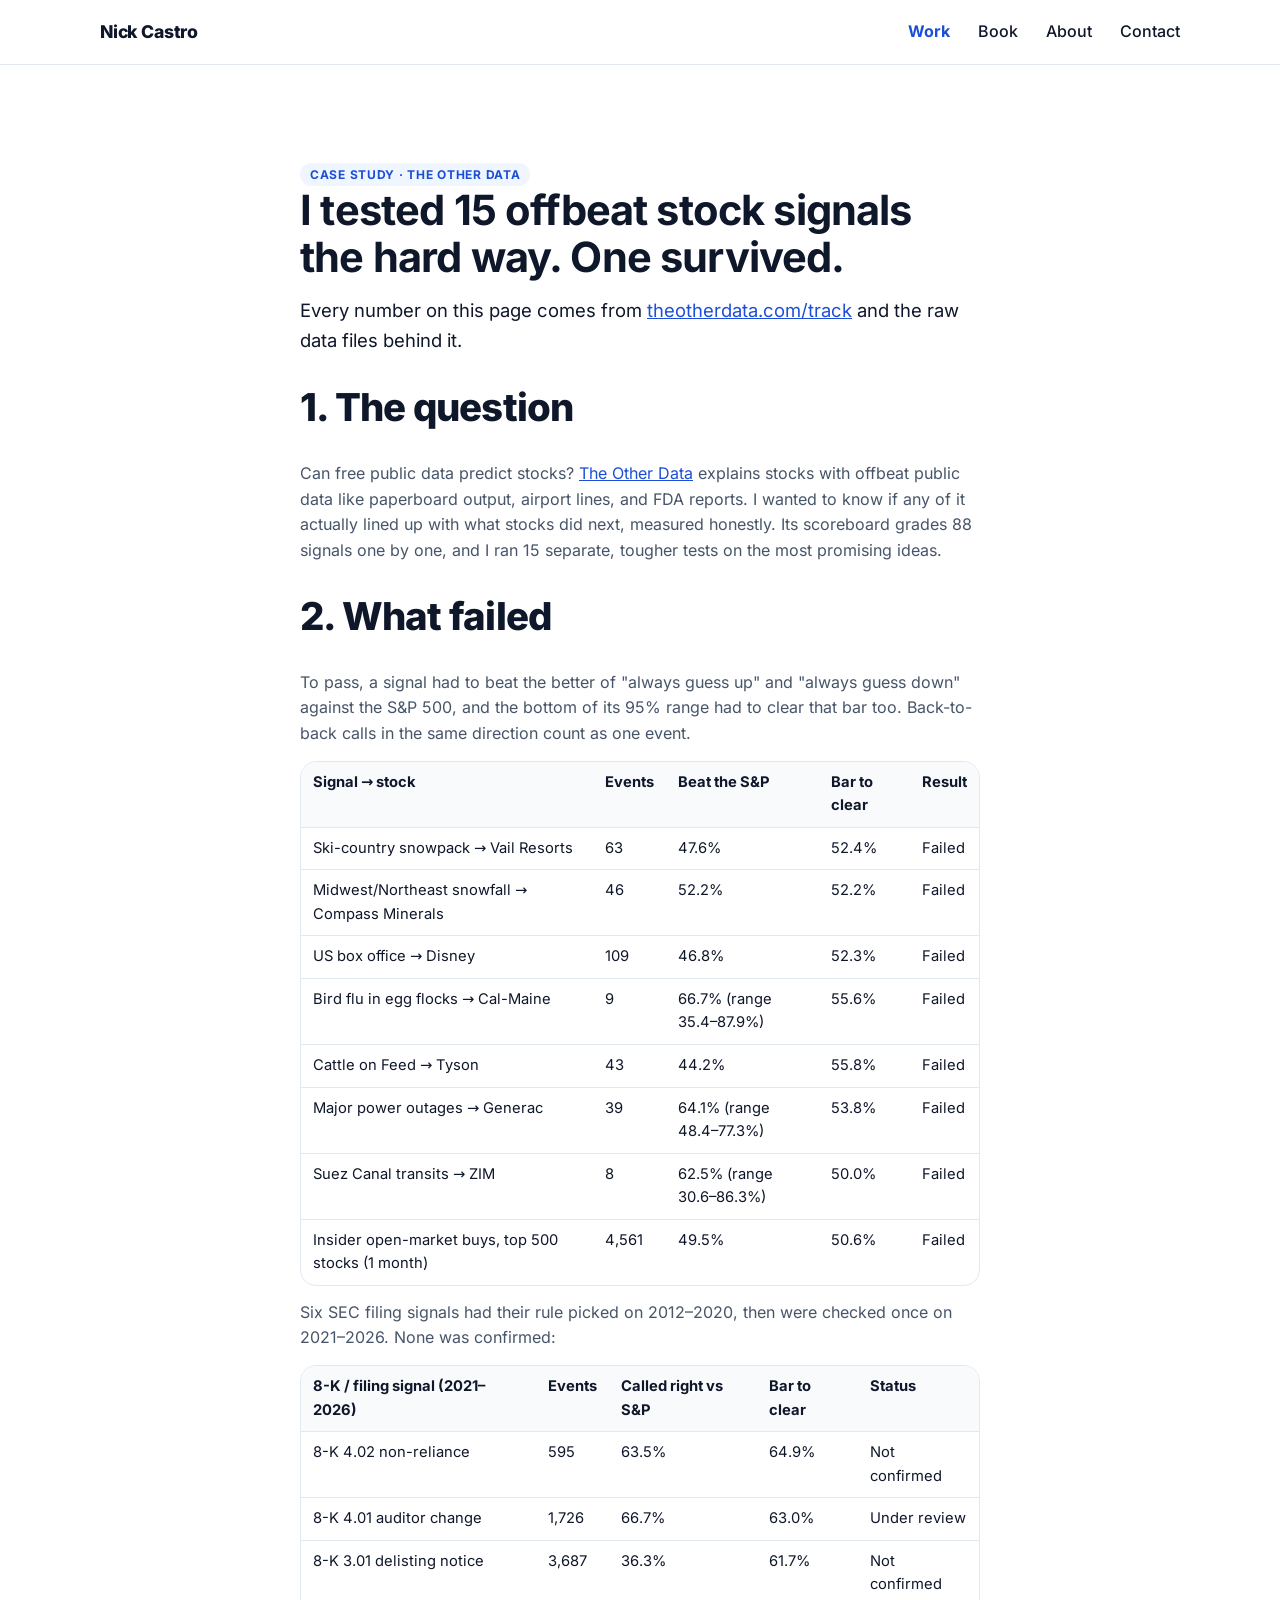
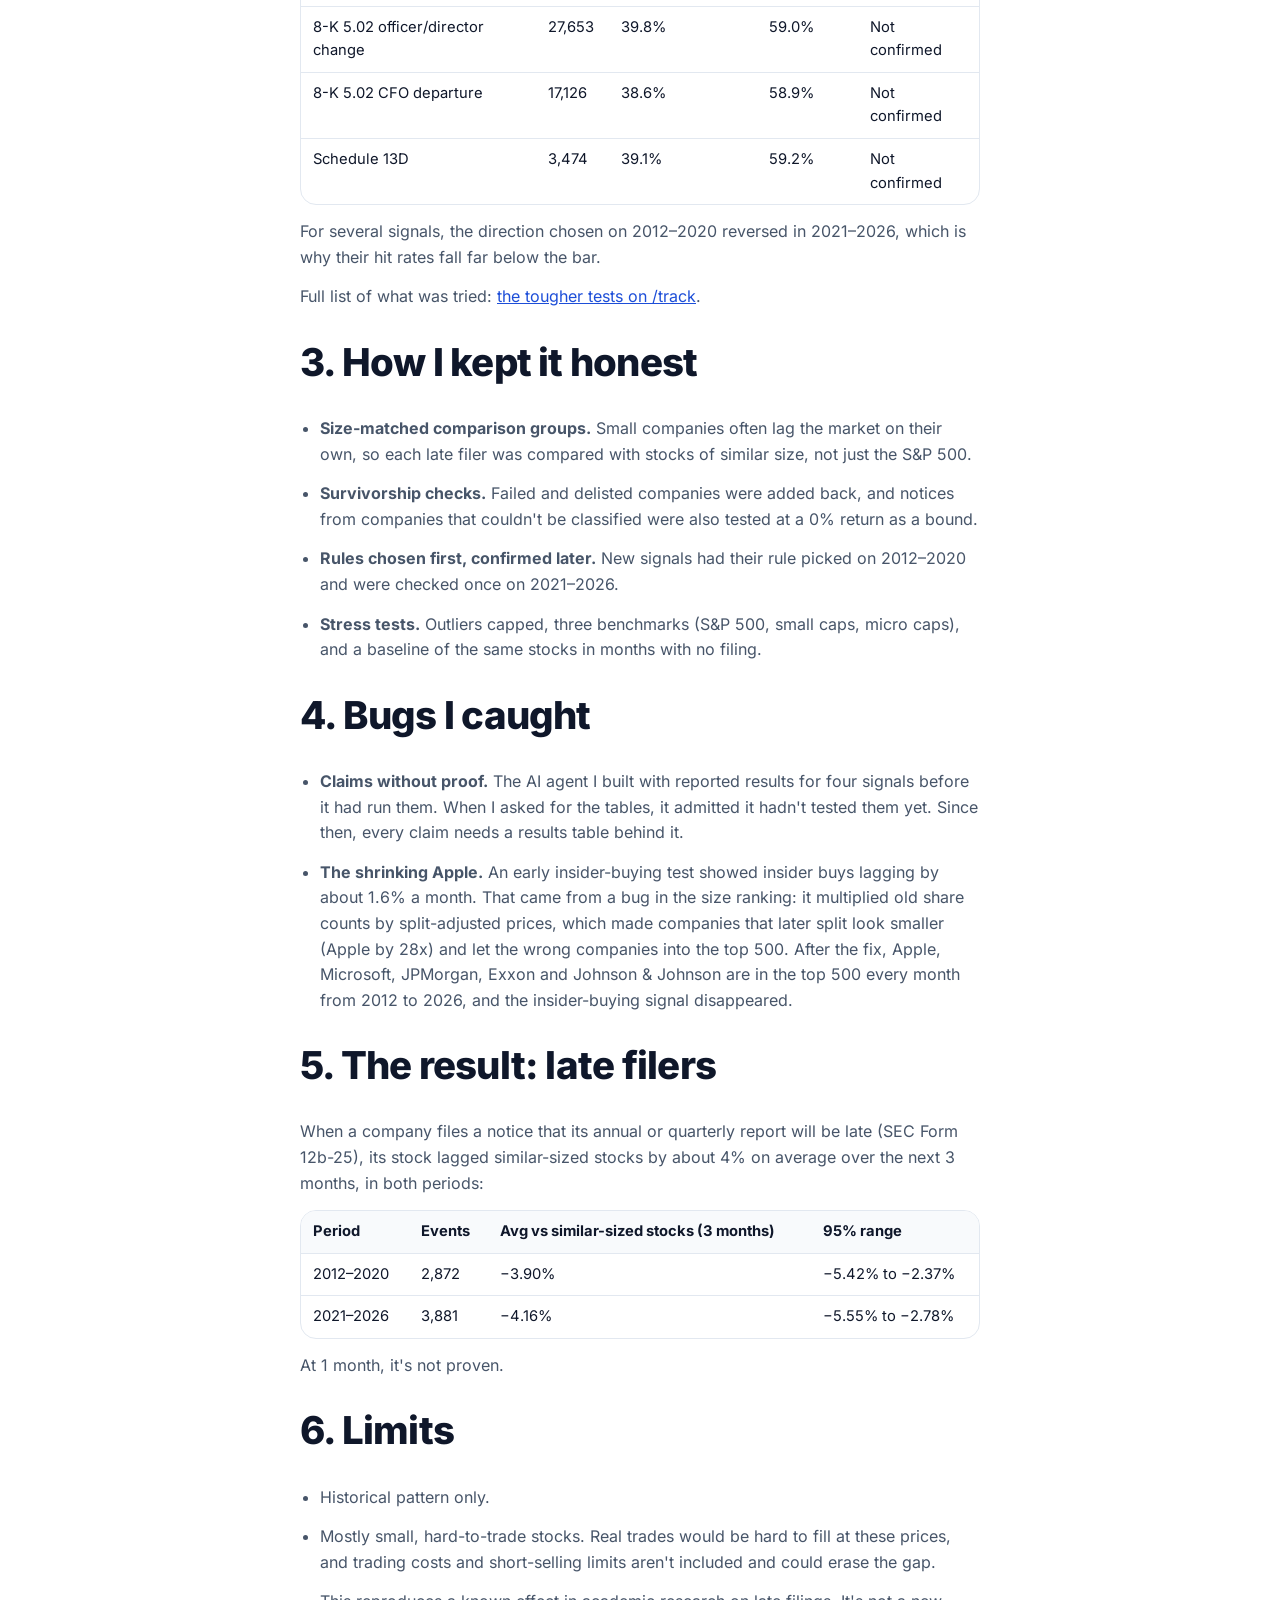
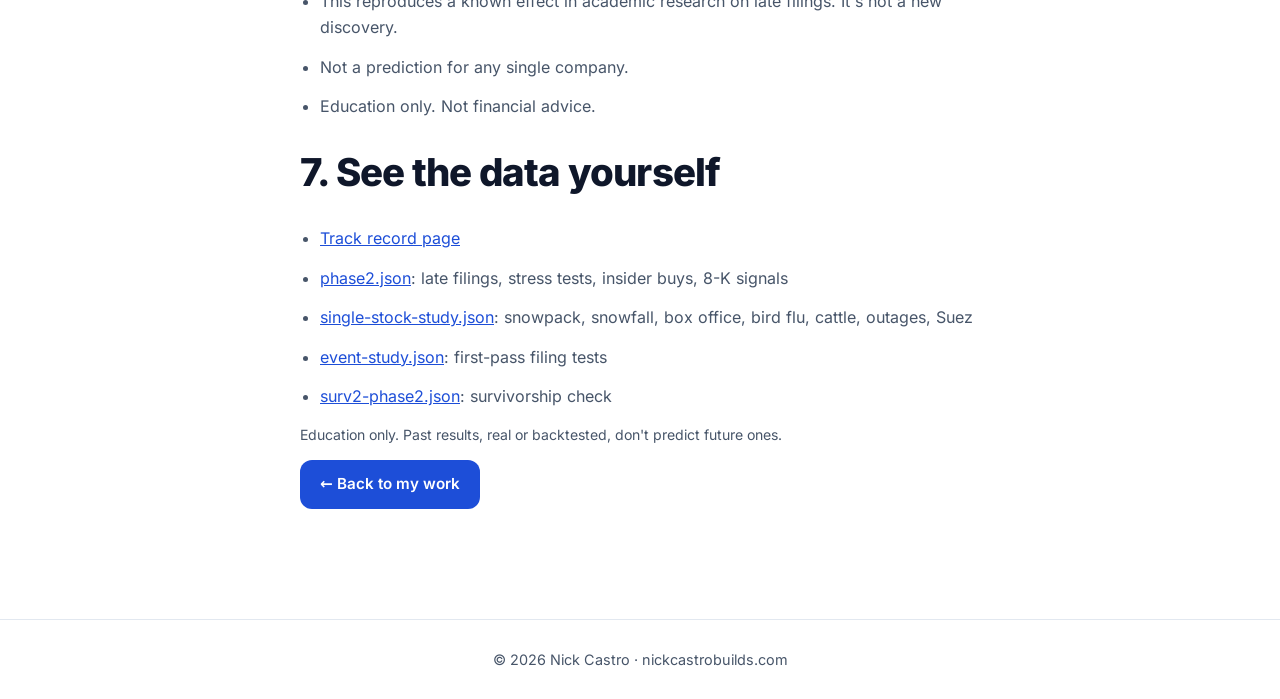
<file: stock-signals/index.html>
<!doctype html>
<html lang="en">
<head>
  <meta charset="utf-8">
  <meta name="referrer" content="strict-origin-when-cross-origin">
  <meta name="viewport" content="width=device-width, initial-scale=1">
  <title>I tested 15 offbeat stock signals the hard way. One survived. — Nick Castro</title>
  <meta name="description" content="A case study from The Other Data: snowpack, box office, bird flu, insider buys, 8-K filings and more, tested against size-matched stocks. Only late filings held up.">
  <script src="/ga.js"></script>
  <link rel="canonical" href="https://nickcastrobuilds.com/stock-signals/">
  <meta name="robots" content="index, follow">
  <meta name="author" content="Nick Castro">
  <meta name="theme-color" content="#1d4ed8">
  <meta property="og:type" content="article">
  <meta property="og:site_name" content="Nick Castro">
  <meta property="og:url" content="https://nickcastrobuilds.com/stock-signals/">
  <meta property="og:title" content="I tested 15 offbeat stock signals the hard way. One survived.">
  <meta property="og:description" content="Snowpack, box office, bird flu, insider buys, 8-K filings: tested against size-matched stocks. Only late filings held up.">
  <meta property="og:image" content="https://nickcastrobuilds.com/images/stock-signals-1000.webp">
  <meta name="twitter:card" content="summary_large_image">
  <link rel="icon" href="/favicon.ico" sizes="48x48">
  <link rel="icon" href="/favicon.svg" type="image/svg+xml">
  <link rel="apple-touch-icon" href="/apple-touch-icon.png">
  <link rel="preload" href="/fonts/inter-latin.woff2" as="font" type="font/woff2" crossorigin>
  <style>@font-face{font-family:'Inter';font-style:normal;font-weight:400 800;font-display:swap;src:url(/fonts/inter-latin.woff2) format('woff2')}
  .cs p,.cs li{color:var(--muted);margin-bottom:14px}.cs h1{font-size:clamp(1.9rem,4.5vw,2.6rem);line-height:1.15;margin-bottom:14px}.cs h2{font-size:1.45rem;margin:30px 0 12px}.cs ul{padding-left:20px;margin-bottom:14px}
  .tbl{overflow-x:auto;margin:6px 0 14px;border:1px solid var(--line);border-radius:var(--radius)}
  .tbl table{border-collapse:collapse;width:100%;font-size:.92rem;min-width:520px}
  .tbl th,.tbl td{text-align:left;padding:9px 12px;border-bottom:1px solid var(--line);vertical-align:top}
  .tbl th{background:#f8fafc;font-weight:700}.tbl tr:last-child td{border-bottom:0}
  .big{font-size:1.15rem;color:inherit !important}.fine{font-size:.88rem}
  @media (max-width:639px){.tbl{border:0;overflow:visible}.tbl table{min-width:0}.tbl thead{display:none}.tbl tr{display:block;border:1px solid var(--line);border-radius:var(--radius);margin-bottom:10px;padding:6px 12px;background:#fff}.tbl td{display:flex;justify-content:space-between;gap:12px;border-bottom:1px solid var(--line);padding:7px 0;text-align:right}.tbl td:first-child{display:block;text-align:left;font-weight:700;color:inherit}.tbl td:first-child::before{content:none}.tbl td::before{content:attr(data-label);font-weight:600;text-align:left;color:var(--muted)}.tbl tr td:last-child{border-bottom:0}}
  </style>
  <link rel="stylesheet" href="/styles.css">
</head>
<body>
  <a class="skip" href="#main">Skip to content</a>
  <header class="nav" id="top">
    <div class="wrap nav-inner">
      <a class="brand" href="/">Nick Castro</a>
      <button class="menu-btn" aria-expanded="false" aria-controls="nav-links" aria-label="Open menu">
        <span></span><span></span><span></span>
      </button>
      <nav id="nav-links" class="nav-links" aria-label="Main">
        <a href="/#work" aria-current="page">Work</a>
        <a href="/book/">Book</a>
        <a href="/#about">About</a>
        <a href="/#contact">Contact</a>
      </nav>
    </div>
  </header>

  <main id="main" class="cs">
    <section class="section">
      <div class="wrap narrow">
        <span class="tag">Case study · The Other Data</span>
        <h1>I tested 15 offbeat stock signals the hard way. One survived.</h1>
        <p class="big">Every number on this page comes from <a href="https://theotherdata.com/track" target="_blank" rel="noopener">theotherdata.com/track</a> and the raw data files behind it.</p>

        <h2>1. The question</h2>
        <p>Can free public data predict stocks? <a href="https://theotherdata.com" target="_blank" rel="noopener">The Other Data</a> explains stocks with offbeat public data like paperboard output, airport lines, and FDA reports. I wanted to know if any of it actually lined up with what stocks did next, measured honestly. Its scoreboard grades 88 signals one by one, and I ran 15 separate, tougher tests on the most promising ideas.</p>

        <h2>2. What failed</h2>
        <p>To pass, a signal had to beat the better of "always guess up" and "always guess down" against the S&amp;P 500, and the bottom of its 95% range had to clear that bar too. Back-to-back calls in the same direction count as one event.</p>
        <div class="tbl"><table>
          <thead><tr><th>Signal → stock</th><th>Events</th><th>Beat the S&amp;P</th><th>Bar to clear</th><th>Result</th></tr></thead>
          <tbody>
            <tr><td data-label="Signal → stock">Ski-country snowpack → Vail Resorts</td><td data-label="Events">63</td><td data-label="Beat the S&amp;P">47.6%</td><td data-label="Bar to clear">52.4%</td><td data-label="Result">Failed</td></tr>
            <tr><td data-label="Signal → stock">Midwest/Northeast snowfall → Compass Minerals</td><td data-label="Events">46</td><td data-label="Beat the S&amp;P">52.2%</td><td data-label="Bar to clear">52.2%</td><td data-label="Result">Failed</td></tr>
            <tr><td data-label="Signal → stock">US box office → Disney</td><td data-label="Events">109</td><td data-label="Beat the S&amp;P">46.8%</td><td data-label="Bar to clear">52.3%</td><td data-label="Result">Failed</td></tr>
            <tr><td data-label="Signal → stock">Bird flu in egg flocks → Cal-Maine</td><td data-label="Events">9</td><td data-label="Beat the S&amp;P">66.7% (range 35.4–87.9%)</td><td data-label="Bar to clear">55.6%</td><td data-label="Result">Failed</td></tr>
            <tr><td data-label="Signal → stock">Cattle on Feed → Tyson</td><td data-label="Events">43</td><td data-label="Beat the S&amp;P">44.2%</td><td data-label="Bar to clear">55.8%</td><td data-label="Result">Failed</td></tr>
            <tr><td data-label="Signal → stock">Major power outages → Generac</td><td data-label="Events">39</td><td data-label="Beat the S&amp;P">64.1% (range 48.4–77.3%)</td><td data-label="Bar to clear">53.8%</td><td data-label="Result">Failed</td></tr>
            <tr><td data-label="Signal → stock">Suez Canal transits → ZIM</td><td data-label="Events">8</td><td data-label="Beat the S&amp;P">62.5% (range 30.6–86.3%)</td><td data-label="Bar to clear">50.0%</td><td data-label="Result">Failed</td></tr>
            <tr><td data-label="Signal → stock">Insider open-market buys, top 500 stocks (1 month)</td><td data-label="Events">4,561</td><td data-label="Beat the S&amp;P">49.5%</td><td data-label="Bar to clear">50.6%</td><td data-label="Result">Failed</td></tr>
          </tbody>
        </table></div>
        <p>Six SEC filing signals had their rule picked on 2012–2020, then were checked once on 2021–2026. None was confirmed:</p>
        <div class="tbl"><table>
          <thead><tr><th>8-K / filing signal (2021–2026)</th><th>Events</th><th>Called right vs S&amp;P</th><th>Bar to clear</th><th>Status</th></tr></thead>
          <tbody>
            <tr><td data-label="8-K / filing signal (2021–2026)">8-K 4.02 non-reliance</td><td data-label="Events">595</td><td data-label="Called right vs S&amp;P">63.5%</td><td data-label="Bar to clear">64.9%</td><td data-label="Status">Not confirmed</td></tr>
            <tr><td data-label="8-K / filing signal (2021–2026)">8-K 4.01 auditor change</td><td data-label="Events">1,726</td><td data-label="Called right vs S&amp;P">66.7%</td><td data-label="Bar to clear">63.0%</td><td data-label="Status">Under review</td></tr>
            <tr><td data-label="8-K / filing signal (2021–2026)">8-K 3.01 delisting notice</td><td data-label="Events">3,687</td><td data-label="Called right vs S&amp;P">36.3%</td><td data-label="Bar to clear">61.7%</td><td data-label="Status">Not confirmed</td></tr>
            <tr><td data-label="8-K / filing signal (2021–2026)">8-K 5.02 officer/director change</td><td data-label="Events">27,653</td><td data-label="Called right vs S&amp;P">39.8%</td><td data-label="Bar to clear">59.0%</td><td data-label="Status">Not confirmed</td></tr>
            <tr><td data-label="8-K / filing signal (2021–2026)">8-K 5.02 CFO departure</td><td data-label="Events">17,126</td><td data-label="Called right vs S&amp;P">38.6%</td><td data-label="Bar to clear">58.9%</td><td data-label="Status">Not confirmed</td></tr>
            <tr><td data-label="8-K / filing signal (2021–2026)">Schedule 13D</td><td data-label="Events">3,474</td><td data-label="Called right vs S&amp;P">39.1%</td><td data-label="Bar to clear">59.2%</td><td data-label="Status">Not confirmed</td></tr>
          </tbody>
        </table></div>
        <p>For several signals, the direction chosen on 2012–2020 reversed in 2021–2026, which is why their hit rates fall far below the bar.</p>
        <p>Full list of what was tried: <a href="https://theotherdata.com/track#v2-h" target="_blank" rel="noopener">the tougher tests on /track</a>.</p>

        <h2>3. How I kept it honest</h2>
        <ul>
          <li><strong>Size-matched comparison groups.</strong> Small companies often lag the market on their own, so each late filer was compared with stocks of similar size, not just the S&amp;P 500.</li>
          <li><strong>Survivorship checks.</strong> Failed and delisted companies were added back, and notices from companies that couldn't be classified were also tested at a 0% return as a bound.</li>
          <li><strong>Rules chosen first, confirmed later.</strong> New signals had their rule picked on 2012–2020 and were checked once on 2021–2026.</li>
          <li><strong>Stress tests.</strong> Outliers capped, three benchmarks (S&amp;P 500, small caps, micro caps), and a baseline of the same stocks in months with no filing.</li>
        </ul>

        <h2>4. Bugs I caught</h2>
        <ul>
          <li><strong>Claims without proof.</strong> The AI agent I built with reported results for four signals before it had run them. When I asked for the tables, it admitted it hadn't tested them yet. Since then, every claim needs a results table behind it.</li>
          <li><strong>The shrinking Apple.</strong> An early insider-buying test showed insider buys lagging by about 1.6% a month. That came from a bug in the size ranking: it multiplied old share counts by split-adjusted prices, which made companies that later split look smaller (Apple by 28x) and let the wrong companies into the top 500. After the fix, Apple, Microsoft, JPMorgan, Exxon and Johnson &amp; Johnson are in the top 500 every month from 2012 to 2026, and the insider-buying signal disappeared.</li>
        </ul>

        <h2>5. The result: late filers</h2>
        <p>When a company files a notice that its annual or quarterly report will be late (SEC Form 12b-25), its stock lagged similar-sized stocks by about 4% on average over the next 3 months, in both periods:</p>
        <div class="tbl"><table>
          <thead><tr><th>Period</th><th>Events</th><th>Avg vs similar-sized stocks (3 months)</th><th>95% range</th></tr></thead>
          <tbody>
            <tr><td data-label="Period">2012–2020</td><td data-label="Events">2,872</td><td data-label="Avg vs similar-sized stocks (3 months)">−3.90%</td><td data-label="95% range">−5.42% to −2.37%</td></tr>
            <tr><td data-label="Period">2021–2026</td><td data-label="Events">3,881</td><td data-label="Avg vs similar-sized stocks (3 months)">−4.16%</td><td data-label="95% range">−5.55% to −2.78%</td></tr>
          </tbody>
        </table></div>
        <p>At 1 month, it's not proven.</p>

        <h2>6. Limits</h2>
        <ul>
          <li>Historical pattern only.</li>
          <li>Mostly small, hard-to-trade stocks. Real trades would be hard to fill at these prices, and trading costs and short-selling limits aren't included and could erase the gap.</li>
          <li>This reproduces a known effect in academic research on late filings. It's not a new discovery.</li>
          <li>Not a prediction for any single company.</li>
          <li>Education only. Not financial advice.</li>
        </ul>

        <h2>7. See the data yourself</h2>
        <ul>
          <li><a href="https://theotherdata.com/track" target="_blank" rel="noopener">Track record page</a></li>
          <li><a href="https://theotherdata.com/data/phase2.json" target="_blank" rel="noopener">phase2.json</a>: late filings, stress tests, insider buys, 8-K signals</li>
          <li><a href="https://theotherdata.com/data/single-stock-study.json" target="_blank" rel="noopener">single-stock-study.json</a>: snowpack, snowfall, box office, bird flu, cattle, outages, Suez</li>
          <li><a href="https://theotherdata.com/data/event-study.json" target="_blank" rel="noopener">event-study.json</a>: first-pass filing tests</li>
          <li><a href="https://theotherdata.com/data/surv2-phase2.json" target="_blank" rel="noopener">surv2-phase2.json</a>: survivorship check</li>
        </ul>
        <p class="fine">Education only. Past results, real or backtested, don't predict future ones.</p>
        <p><a class="btn btn-small" href="/#work">← Back to my work</a></p>
      </div>
    </section>
  </main>

  <footer class="footer">
    <div class="wrap">© 2026 Nick Castro · <a href="/">nickcastrobuilds.com</a></div>
  </footer>
  <script src="/main.js"></script>
</body>
</html>
</file>
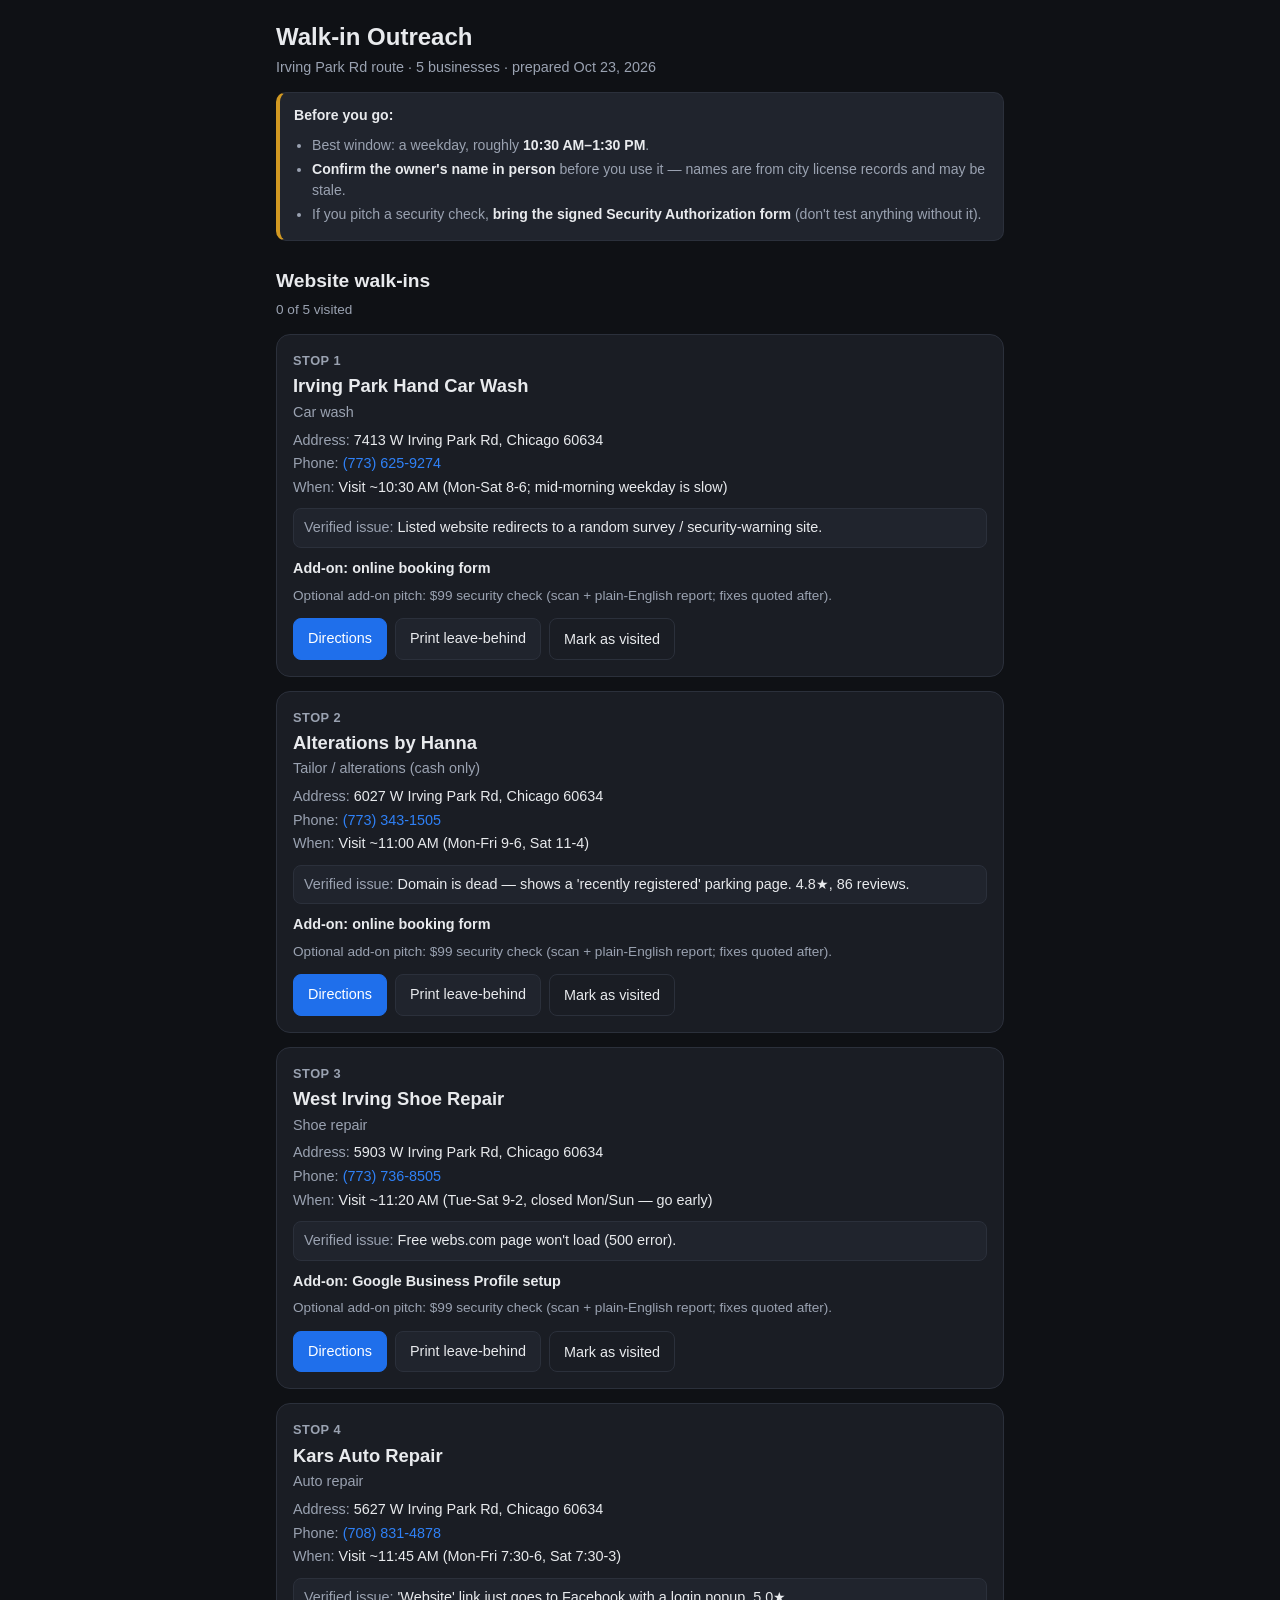
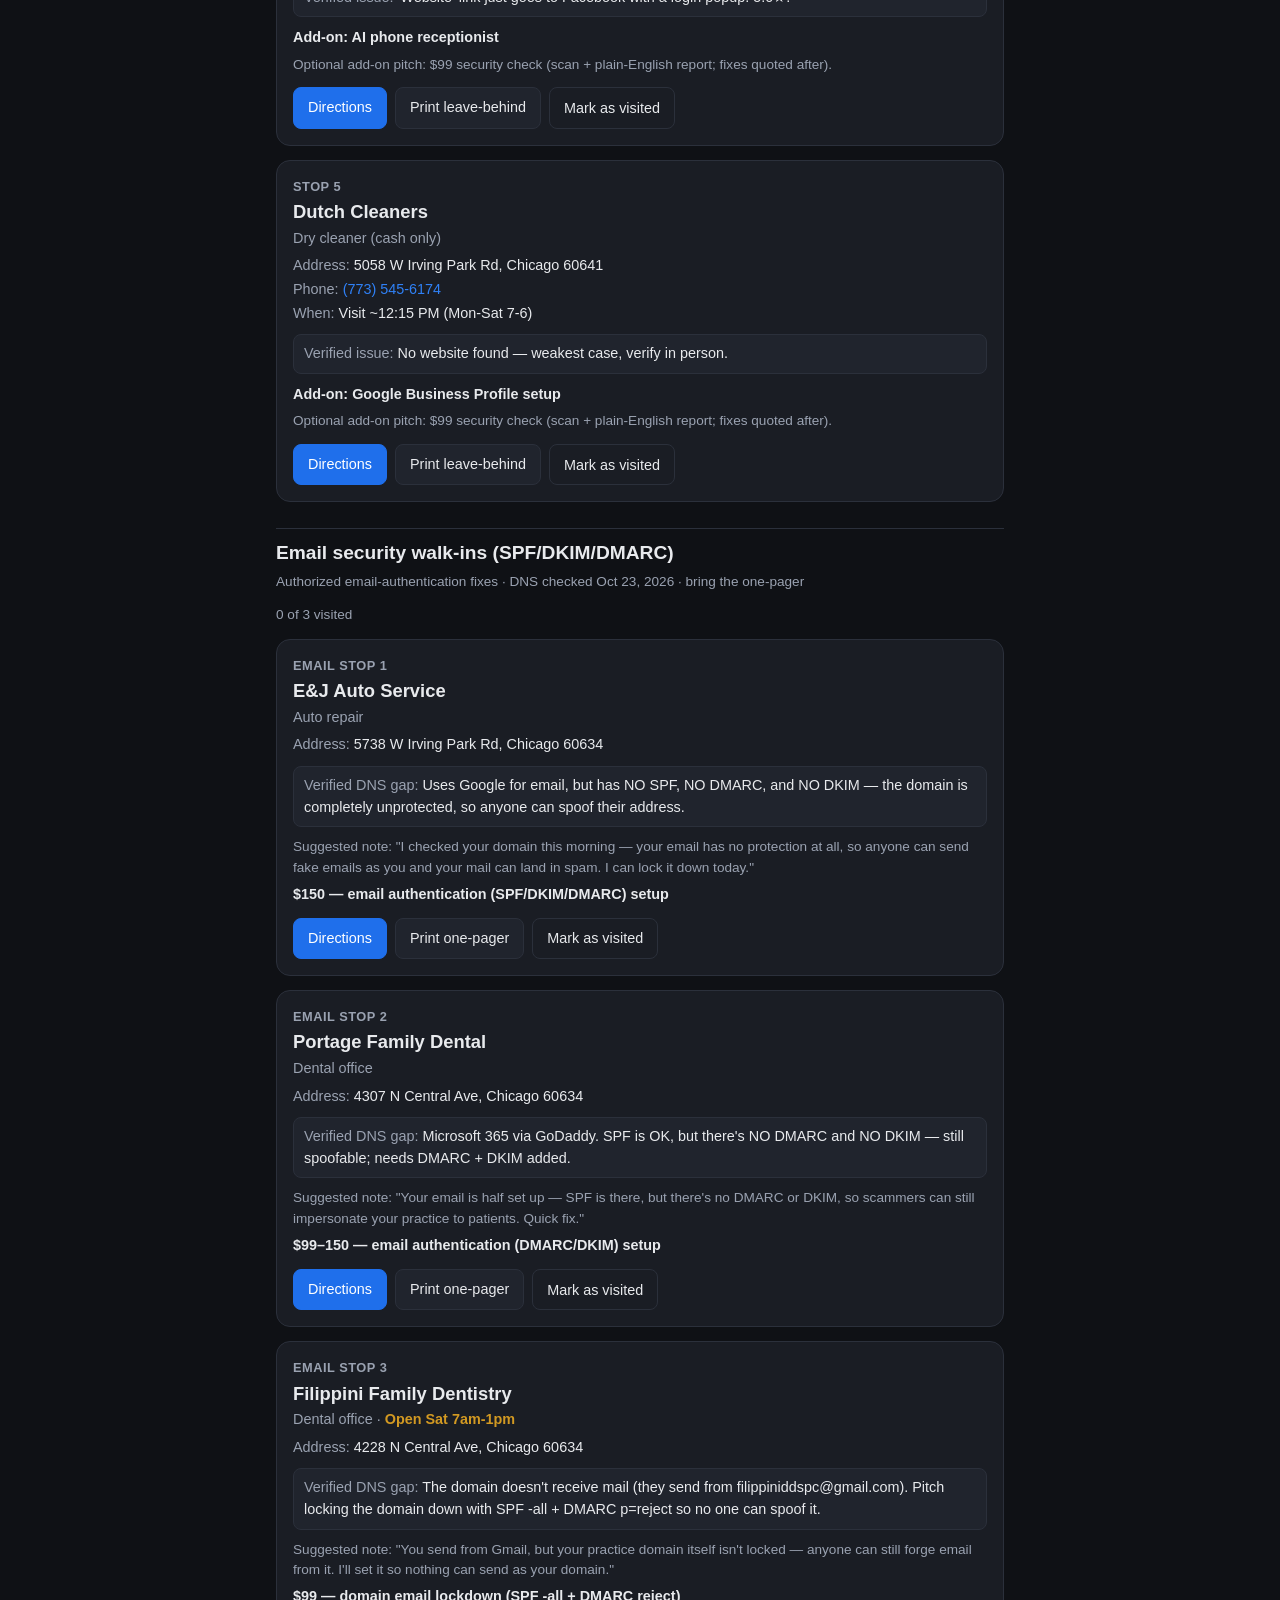
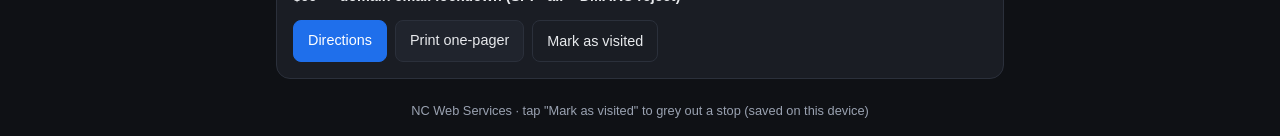
<file: w-aue3mb/index.html>
<!DOCTYPE html>
<html lang="en">
<head>
<meta charset="utf-8">
<meta name="viewport" content="width=device-width, initial-scale=1">
<meta name="robots" content="noindex,nofollow,noarchive"><meta name="googlebot" content="noindex,nofollow">
<title>Walk-in Outreach</title>
<style>
  :root{
    --bg:#0f1115; --card:#1a1d24; --card2:#20242d; --line:#2b303b;
    --txt:#e8eaed; --muted:#9aa2b1; --accent:#2f81f7; --accent2:#1f6feb;
    --done:#2ea043; --warn:#d29922;
  }
  *{box-sizing:border-box}
  body{margin:0;background:var(--bg);color:var(--txt);
    font-family:-apple-system,BlinkMacSystemFont,"Segoe UI",Roboto,Helvetica,Arial,sans-serif;
    line-height:1.5;padding:16px;max-width:760px;margin:0 auto;}
  h1{font-size:1.5rem;margin:.2rem 0 .1rem;}
  .sub{color:var(--muted);font-size:.9rem;margin-bottom:14px;}
  .note{background:var(--card2);border:1px solid var(--line);border-left:4px solid var(--warn);
    border-radius:10px;padding:12px 14px;font-size:.88rem;color:var(--muted);margin-bottom:18px;}
  .note strong{color:var(--txt);}
  .note ul{margin:8px 0 0;padding-left:18px;}
  .note li{margin:3px 0;}
  .progress{font-size:.85rem;color:var(--muted);margin-bottom:14px;}
  .card{background:var(--card);border:1px solid var(--line);border-radius:14px;
    padding:16px;margin-bottom:14px;transition:opacity .2s;}
  .card.done{opacity:.5;}
  .card .num{color:var(--muted);font-size:.8rem;font-weight:600;letter-spacing:.04em;}
  .card h2{font-size:1.15rem;margin:2px 0 2px;}
  .type{color:var(--muted);font-size:.9rem;margin-bottom:6px;}
  .meta{font-size:.9rem;margin:2px 0;}
  .meta a{color:var(--accent);text-decoration:none;}
  .label{color:var(--muted);}
  .issue{background:var(--card2);border:1px solid var(--line);border-radius:8px;
    padding:8px 10px;font-size:.9rem;margin:10px 0;}
  .addon{font-size:.9rem;margin:6px 0;}
  .pitch{font-size:.85rem;color:var(--muted);margin:4px 0 2px;}
  .btns{display:flex;flex-wrap:wrap;gap:8px;margin-top:12px;}
  .btn{display:inline-block;border:1px solid var(--line);background:var(--card2);
    color:var(--txt);border-radius:8px;padding:9px 14px;font-size:.9rem;
    text-decoration:none;cursor:pointer;font-family:inherit;}
  .btn:hover{border-color:var(--accent);}
  .btn.primary{background:var(--accent2);border-color:var(--accent2);color:#fff;}
  .btn.visit{background:transparent;}
  .btn.visit.on{background:var(--done);border-color:var(--done);color:#fff;}
  .section-title{font-size:1.2rem;margin:26px 0 4px;padding-top:10px;border-top:1px solid var(--line);}
  .section-sub{color:var(--muted);font-size:.85rem;margin-bottom:12px;}
  footer{color:var(--muted);font-size:.8rem;text-align:center;margin-top:22px;}
</style>
</head>
<body>
  <h1>Walk-in Outreach</h1>
  <div class="sub">Irving Park Rd route &middot; 5 businesses &middot; prepared Oct 23, 2026</div>

  <div class="note">
    <strong>Before you go:</strong>
    <ul>
      <li>Best window: a weekday, roughly <strong>10:30 AM&ndash;1:30 PM</strong>.</li>
      <li><strong>Confirm the owner's name in person</strong> before you use it &mdash; names are from city license records and may be stale.</li>
      <li>If you pitch a security check, <strong>bring the signed Security Authorization form</strong> (don't test anything without it).</li>
    </ul>
  </div>

  <h2 class="section-title" style="border-top:none;padding-top:0;">Website walk-ins</h2>
  <div class="progress" id="progress"></div>

  <div id="cards"></div>

  <h2 class="section-title">Email security walk-ins (SPF/DKIM/DMARC)</h2>
  <div class="section-sub">Authorized email-authentication fixes &middot; DNS checked Oct 23, 2026 &middot; bring the one-pager</div>
  <div class="progress" id="progress2"></div>

  <div id="cards2"></div>

  <footer>NC Web Services &middot; tap "Mark as visited" to grey out a stop (saved on this device)</footer>

<script src="app.js"></script>
</body>
</html>
</file>
<file: styles.css>
*,*::before,*::after{box-sizing:border-box}
[hidden]{display:none!important}
:root{
  --accent:#1d4ed8; --accent-dark:#1e40af; --ink:#0f172a; --muted:#475569;
  --line:#e2e8f0; --bg:#ffffff; --bg-alt:#f8fafc; --radius:16px;
  --nav-h:64px;
}
html{scroll-behavior:smooth;scroll-padding-top:calc(var(--nav-h) + 8px)}
@media (prefers-reduced-motion:reduce){html{scroll-behavior:auto}*{transition:none!important}}
body{margin:0;font-family:Inter,system-ui,-apple-system,"Segoe UI",Roboto,sans-serif;color:var(--ink);background:var(--bg);line-height:1.6;-webkit-font-smoothing:antialiased}
img{max-width:100%;display:block}
a{color:var(--accent)}
h1,h2,h3{line-height:1.15;letter-spacing:-.02em;margin:0 0 .6em}
p{margin:0 0 1em}
.wrap{width:100%;max-width:1120px;margin:0 auto;padding:0 20px}
.narrow{max-width:720px}
.center{text-align:center;justify-content:center}
.skip{position:absolute;left:-999px;top:8px;background:var(--accent);color:#fff;padding:8px 14px;border-radius:8px;z-index:100}
.skip:focus{left:8px}
:focus-visible{outline:3px solid #93c5fd;outline-offset:2px}

/* Nav */
.nav{position:sticky;top:0;z-index:50;background:rgba(255,255,255,.9);backdrop-filter:saturate(180%) blur(10px);-webkit-backdrop-filter:saturate(180%) blur(10px);border-bottom:1px solid var(--line)}
.nav-inner{height:var(--nav-h);display:flex;align-items:center;justify-content:space-between;position:relative}
.brand{font-weight:800;font-size:1.1rem;color:var(--ink);text-decoration:none;letter-spacing:-.01em}
.menu-btn{width:44px;height:44px;display:inline-flex;flex-direction:column;justify-content:center;align-items:center;gap:5px;background:none;border:0;border-radius:10px;cursor:pointer;margin-right:-8px}
.menu-btn span{width:22px;height:2px;background:var(--ink);border-radius:2px;transition:transform .2s,opacity .2s}
.menu-btn[aria-expanded="true"] span:nth-child(1){transform:translateY(7px) rotate(45deg)}
.menu-btn[aria-expanded="true"] span:nth-child(2){opacity:0}
.menu-btn[aria-expanded="true"] span:nth-child(3){transform:translateY(-7px) rotate(-45deg)}
.nav-links{display:none;position:absolute;top:var(--nav-h);left:0;right:0;background:#fff;border-bottom:1px solid var(--line);flex-direction:column;padding:8px 20px 16px;box-shadow:0 12px 24px -12px rgba(15,23,42,.15)}
.nav-links.open{display:flex}
.nav-links a{color:var(--ink);text-decoration:none;font-weight:500;padding:12px 0;border-bottom:1px solid var(--line)}
.nav-links a:last-child{border-bottom:0}
.nav-links a:hover{color:var(--accent)}
@media (min-width:768px){
  .menu-btn{display:none}
  .nav-links{display:flex;position:static;flex-direction:row;gap:28px;padding:0;border:0;box-shadow:none;background:none}
  .nav-links a{padding:8px 0;border:0}
}

/* Buttons */
.actions{display:flex;flex-wrap:wrap;gap:12px;margin-top:28px}
.btn{display:inline-flex;align-items:center;justify-content:center;min-height:48px;padding:12px 22px;border-radius:12px;font-weight:600;font-size:1rem;text-decoration:none;border:2px solid transparent;transition:background .15s,color .15s,border-color .15s,transform .15s}
.btn-primary{background:var(--accent);color:#fff}
.btn-primary:hover{background:var(--accent-dark)}
.btn-ghost{border-color:var(--line);color:var(--ink);background:#fff}
.btn-ghost:hover{border-color:var(--accent);color:var(--accent)}
.btn-small{min-height:44px;padding:10px 18px;font-size:.95rem;background:var(--accent);color:#fff;margin-top:auto;align-self:flex-start}
.btn-small:hover{background:var(--accent-dark)}
.btn-light{background:#fff;color:var(--accent)}
.btn-light:hover{background:#eff6ff}
.btn-outline-light{border-color:rgba(255,255,255,.6);color:#fff}
.btn-outline-light:hover{border-color:#fff;background:rgba(255,255,255,.08)}

/* Hero */
.hero{padding:64px 0 56px;background:radial-gradient(1200px 400px at 10% -10%,#eff6ff 0,transparent 60%),#fff}
.hero h1{font-size:clamp(2.1rem,6vw,3.6rem);font-weight:800;max-width:16ch}
.lead{font-size:clamp(1.05rem,2.2vw,1.25rem);color:var(--muted);max-width:60ch}
@media (min-width:768px){.hero{padding:112px 0 96px}}
.actions .btn{flex:1 1 auto}
@media (min-width:480px){.actions .btn{flex:0 0 auto}}

/* Sections */
.section{padding:64px 0}
@media (min-width:768px){.section{padding:96px 0}}
.section h2{font-size:clamp(1.7rem,4vw,2.4rem);font-weight:800;margin-bottom:32px}
.section-alt{background:var(--bg-alt);border-top:1px solid var(--line);border-bottom:1px solid var(--line)}
#about p{font-size:1.1rem;color:#334155}

/* Cards */
.grid{display:grid;grid-template-columns:1fr;gap:24px}
@media (min-width:640px){.grid{grid-template-columns:repeat(2,1fr)}}
.card{display:flex;flex-direction:column;background:#fff;border:1px solid var(--line);border-radius:var(--radius);overflow:hidden;box-shadow:0 1px 2px rgba(15,23,42,.04);transition:transform .2s,box-shadow .2s}
.card:hover{transform:translateY(-4px);box-shadow:0 14px 30px -12px rgba(15,23,42,.18)}
.media{aspect-ratio:16/10;background:#e5e7eb;border-bottom:1px solid var(--line);overflow:hidden}
.media img{width:100%;height:100%;object-fit:cover;object-position:top}
.media-book{background:linear-gradient(180deg,#f1f5f9,#e2e8f0);padding:14px 0}
.media-book img{object-fit:contain;object-position:center;filter:drop-shadow(0 8px 14px rgba(15,23,42,.25))}
.card-body{display:flex;flex-direction:column;flex:1;padding:22px}
.tag{align-self:flex-start;font-size:.75rem;font-weight:700;letter-spacing:.06em;text-transform:uppercase;color:var(--accent);background:#eff6ff;padding:4px 10px;border-radius:999px;margin-bottom:12px}
.card h3{font-size:1.25rem;font-weight:700;margin-bottom:10px}
.card p{color:var(--muted);font-size:.97rem;margin-bottom:20px}

/* Contact */
.contact{background:var(--accent);color:#fff}
.contact h2{color:#fff;margin-bottom:16px}
.contact p{color:#dbeafe;font-size:1.15rem}

/* Footer */
.footer{padding:28px 0;color:var(--muted);font-size:.9rem;text-align:center;border-top:1px solid var(--line)}
.card p em{padding-right:.12em}
.hero + .section{padding-top:24px}
@media (min-width:768px){.hero{padding-bottom:72px}.hero + .section{padding-top:40px}}

/* Book page */
.book-hero{padding-bottom:48px}
.book-hero-grid{display:grid;gap:32px;align-items:center}
@media (min-width:768px){
  .book-hero-grid{grid-template-columns:280px 1fr;gap:48px}
  .book-hero{padding-bottom:72px}
}
.book-cover{justify-self:center;width:220px;max-width:100%}
@media (min-width:768px){.book-cover{width:280px;justify-self:start}}
.book-cover img{width:100%;height:auto;aspect-ratio:529/800;border-radius:8px;box-shadow:0 18px 40px -16px rgba(15,23,42,.45)}
.book-hero-copy .tag{margin-bottom:14px}
.book-hero h1{font-size:clamp(1.9rem,5vw,3rem);font-weight:800;max-width:18ch;margin-bottom:.25em}
.book-subtitle{font-weight:600;color:var(--accent);margin:0 0 1em}
.book-meta{color:var(--muted);font-size:.95rem;margin-top:-.25em}
.book-h3{font-size:1.25rem;font-weight:700;margin:28px 0 12px}
.book-list{margin:0 0 1.25em;padding-left:1.2em;color:#334155}
.book-list li{margin-bottom:.45em}
.book-previews{display:grid;grid-template-columns:1fr;gap:24px}
@media (min-width:640px){.book-previews{grid-template-columns:repeat(2,1fr)}}
.book-preview{margin:0;background:#fff;border:1px solid var(--line);border-radius:var(--radius);overflow:hidden;box-shadow:0 1px 2px rgba(15,23,42,.04)}
.book-preview img{width:100%;height:auto;aspect-ratio:720/463;object-fit:cover}
.book-preview figcaption{padding:12px 16px;font-size:.9rem;color:var(--muted);border-top:1px solid var(--line)}
.book-buy-actions{display:flex;flex-direction:column;gap:12px;margin:28px 0 24px}
@media (min-width:560px){.book-buy-actions{flex-direction:row;flex-wrap:wrap}}
.book-buy-btn{width:100%;text-align:center}
@media (min-width:560px){.book-buy-btn{width:auto;flex:1 1 auto}}
.book-soon{font-weight:500;opacity:.75;font-size:.9em}
.book-buy-notes{color:#334155;font-size:1rem}
.book-buy-notes p{margin-bottom:.9em}
.book-amazon{margin-top:1.25em}
.book-isbns{font-size:.9rem;color:var(--muted)}
.nav-links a[aria-current="page"]{color:var(--accent);font-weight:700}
.footer a{color:var(--muted);text-decoration:none}
.footer a:hover{color:var(--accent)}
.eyebrow{display:inline-block;font-size:.85rem;font-weight:700;color:var(--accent);background:#eff6ff;padding:6px 12px;border-radius:999px;margin:0 0 16px}
.result{font-size:.95rem;color:var(--ink);background:#f0fdf4;border-left:3px solid #16a34a;padding:8px 12px;border-radius:6px;margin:0 0 12px}
.skills{padding-top:8px;padding-bottom:8px}.skills h2{font-size:1.25rem;margin-bottom:14px}
.skill-list{list-style:none;padding:0;margin:0;display:flex;flex-wrap:wrap;gap:8px}
.skill-list li{font-size:.92rem;font-weight:600;color:var(--ink);background:#f1f5f9;border:1px solid var(--line);padding:6px 12px;border-radius:999px}
.how{margin:0 0 16px;border:1px solid var(--line);border-radius:10px;padding:0 14px;background:#f8fafc}
.how summary{cursor:pointer;font-weight:700;color:var(--accent);padding:12px 0;min-height:44px;box-sizing:border-box}
.how[open]{padding-bottom:6px}.how p{font-size:.93rem;margin:0 0 10px;color:var(--muted)}.how p strong{color:var(--ink)}
.card-body p{max-width:65ch}

/* Language toggle */
.lang-toggle{margin-left:auto;margin-right:12px;font-weight:600;font-size:.9rem;color:var(--muted,#475569);text-decoration:none;padding:10px 4px;min-height:44px;display:inline-flex;align-items:center}
.lang-toggle span[aria-current]{color:var(--accent)}
.lang-toggle:hover{color:var(--accent)}
@media (min-width:768px){.lang-toggle{order:3;margin-left:24px;margin-right:0}.nav-links{margin-left:auto}}
</file>
